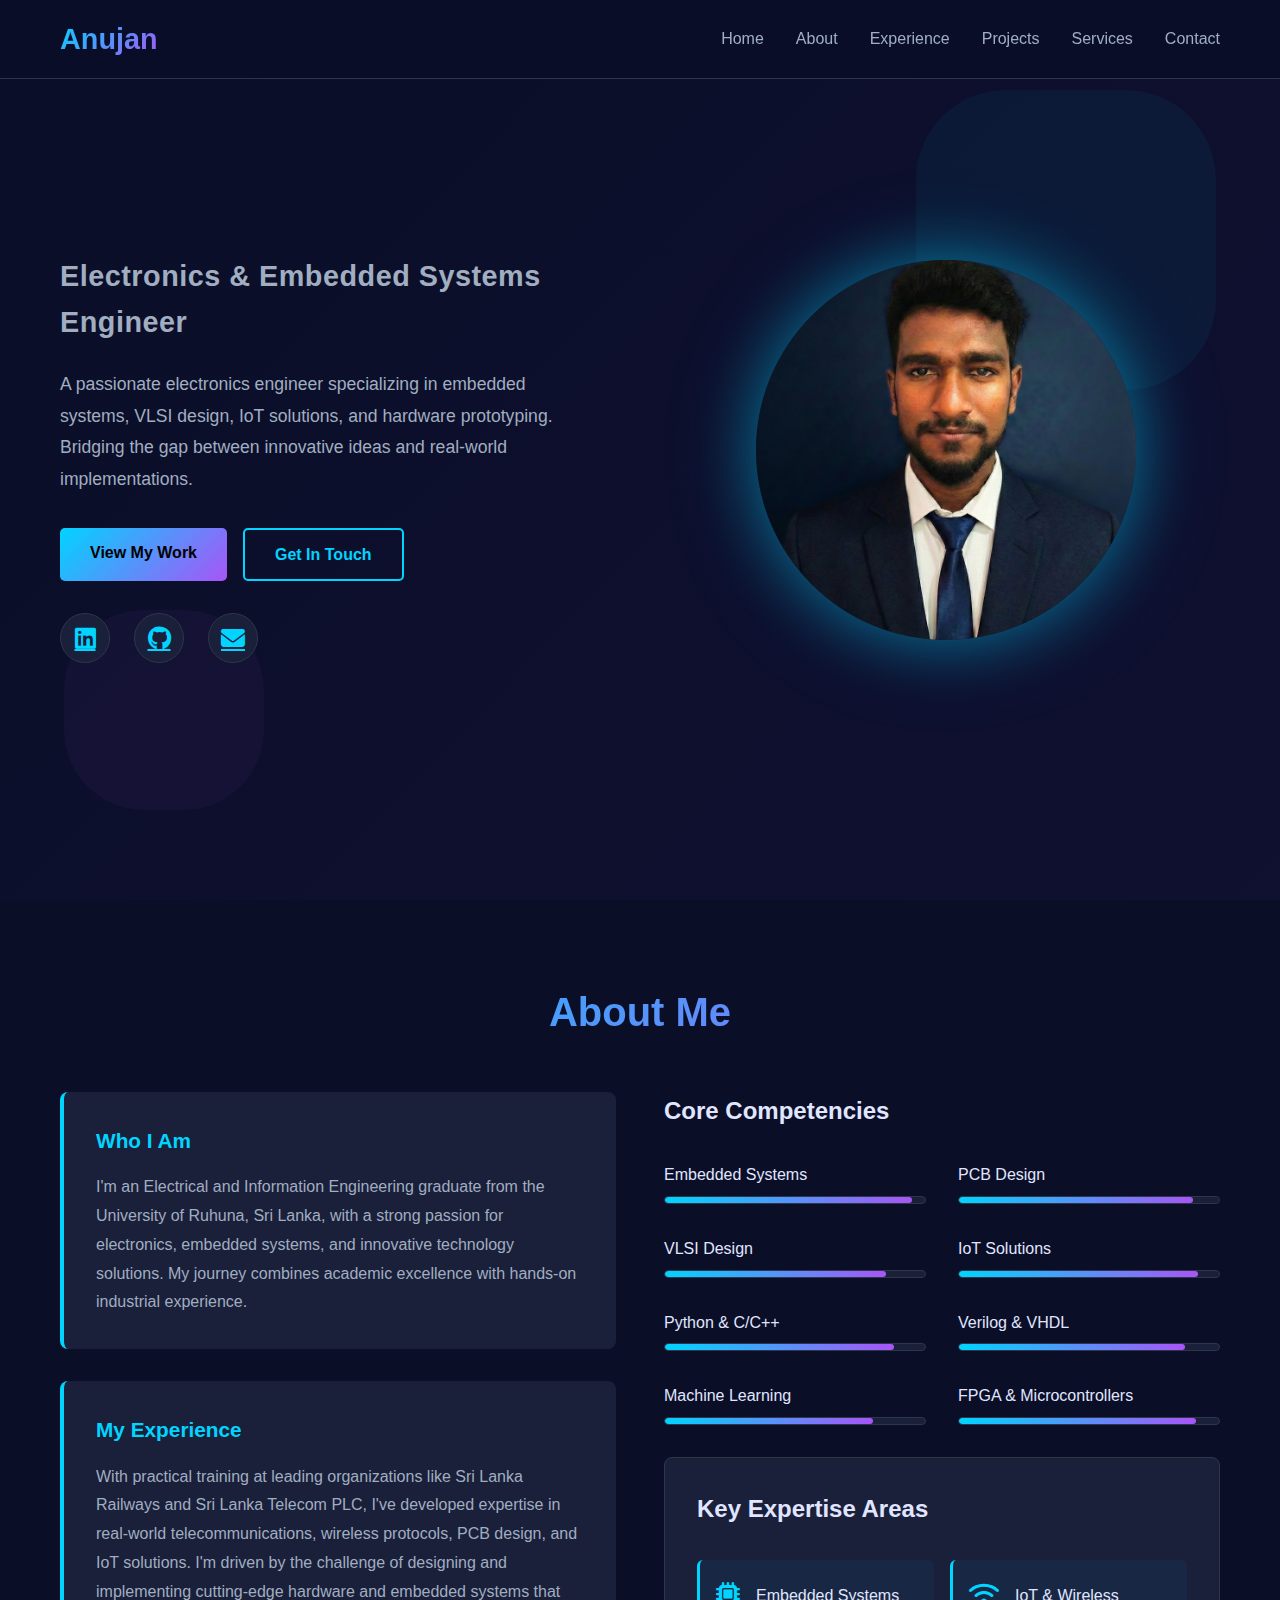
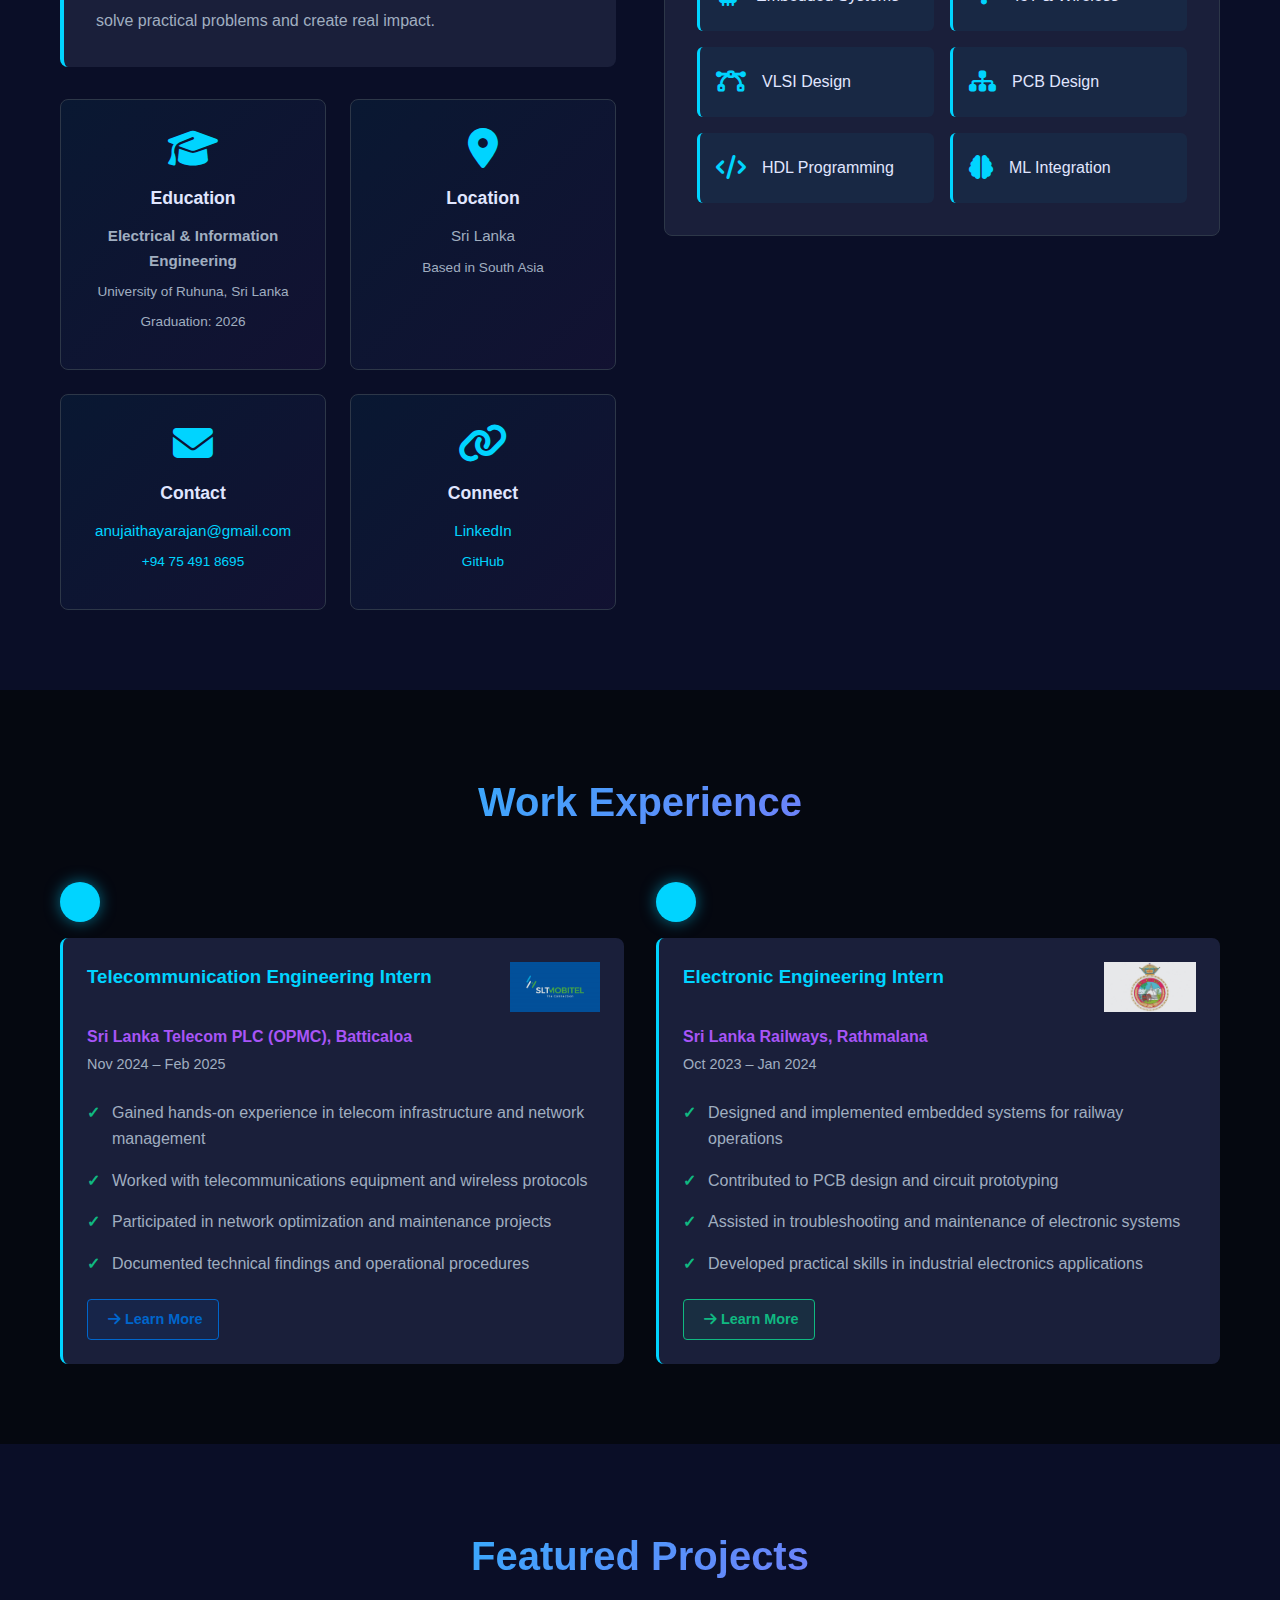
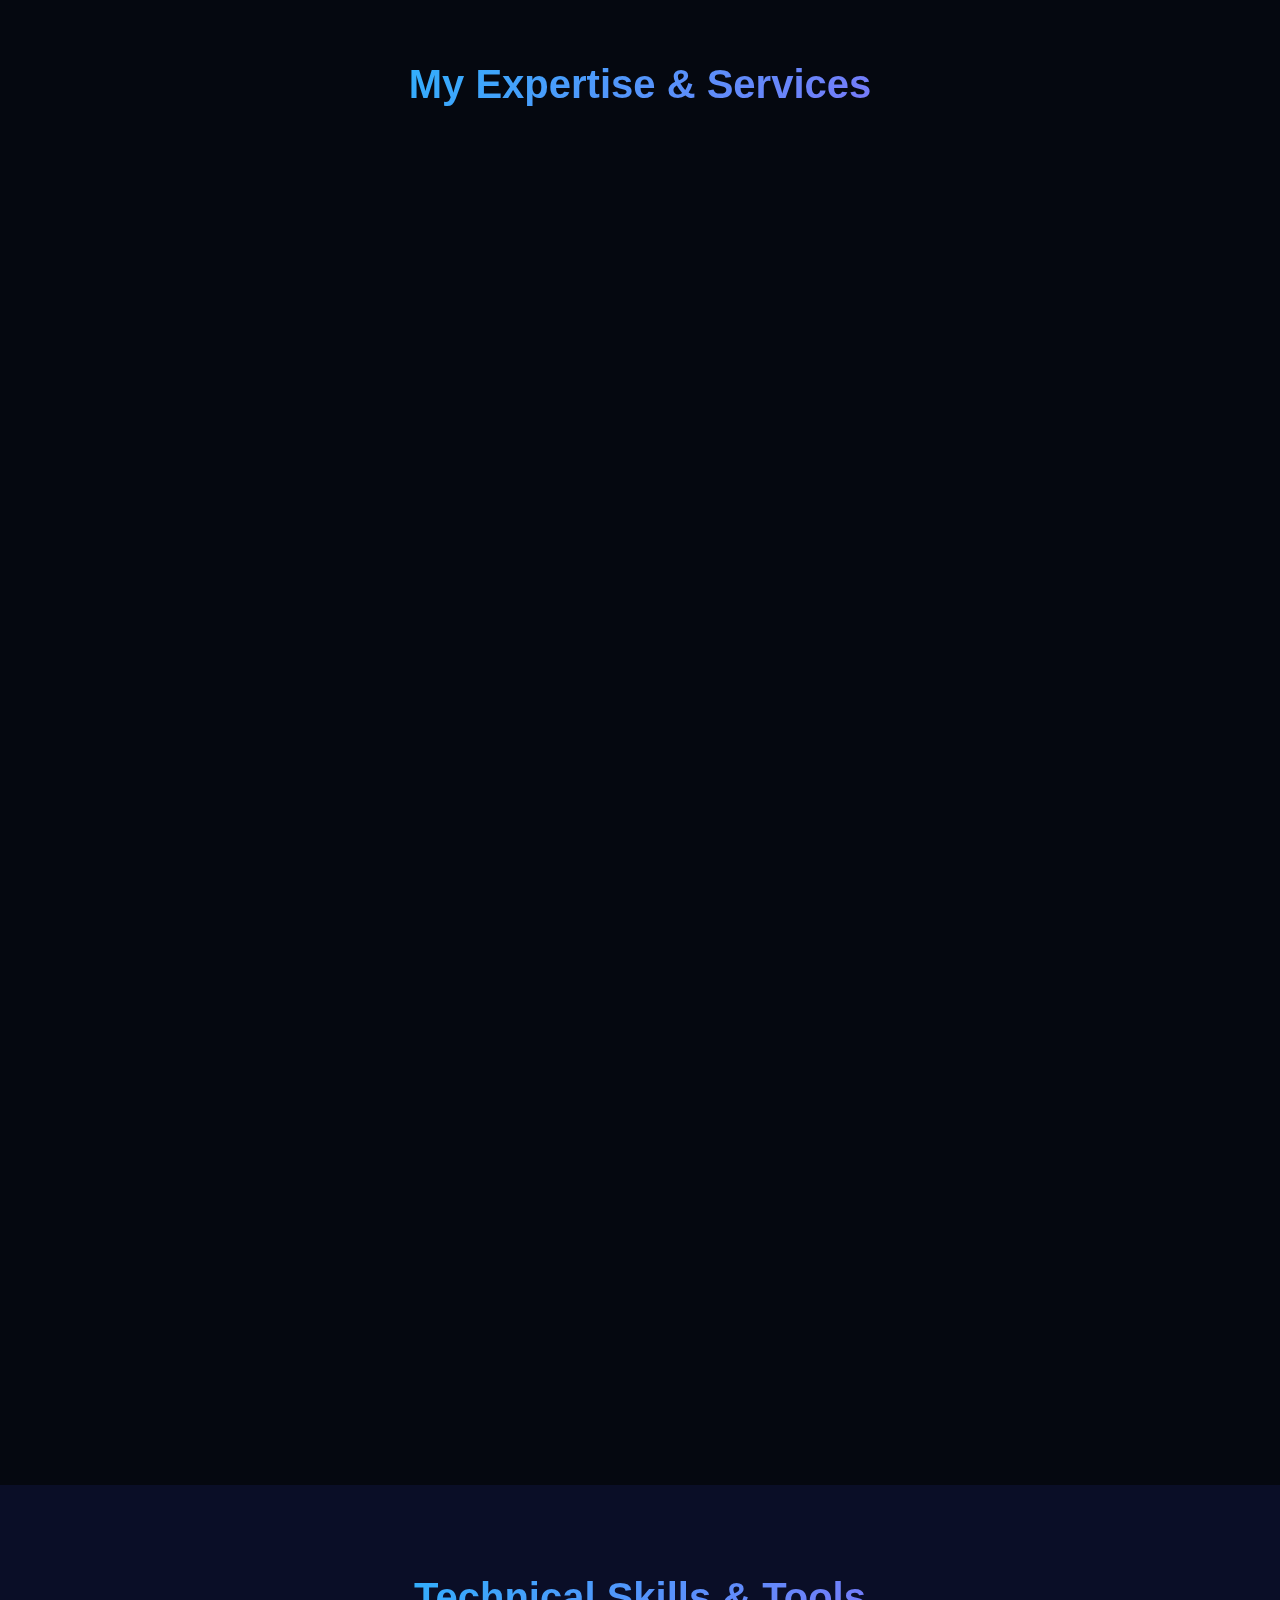
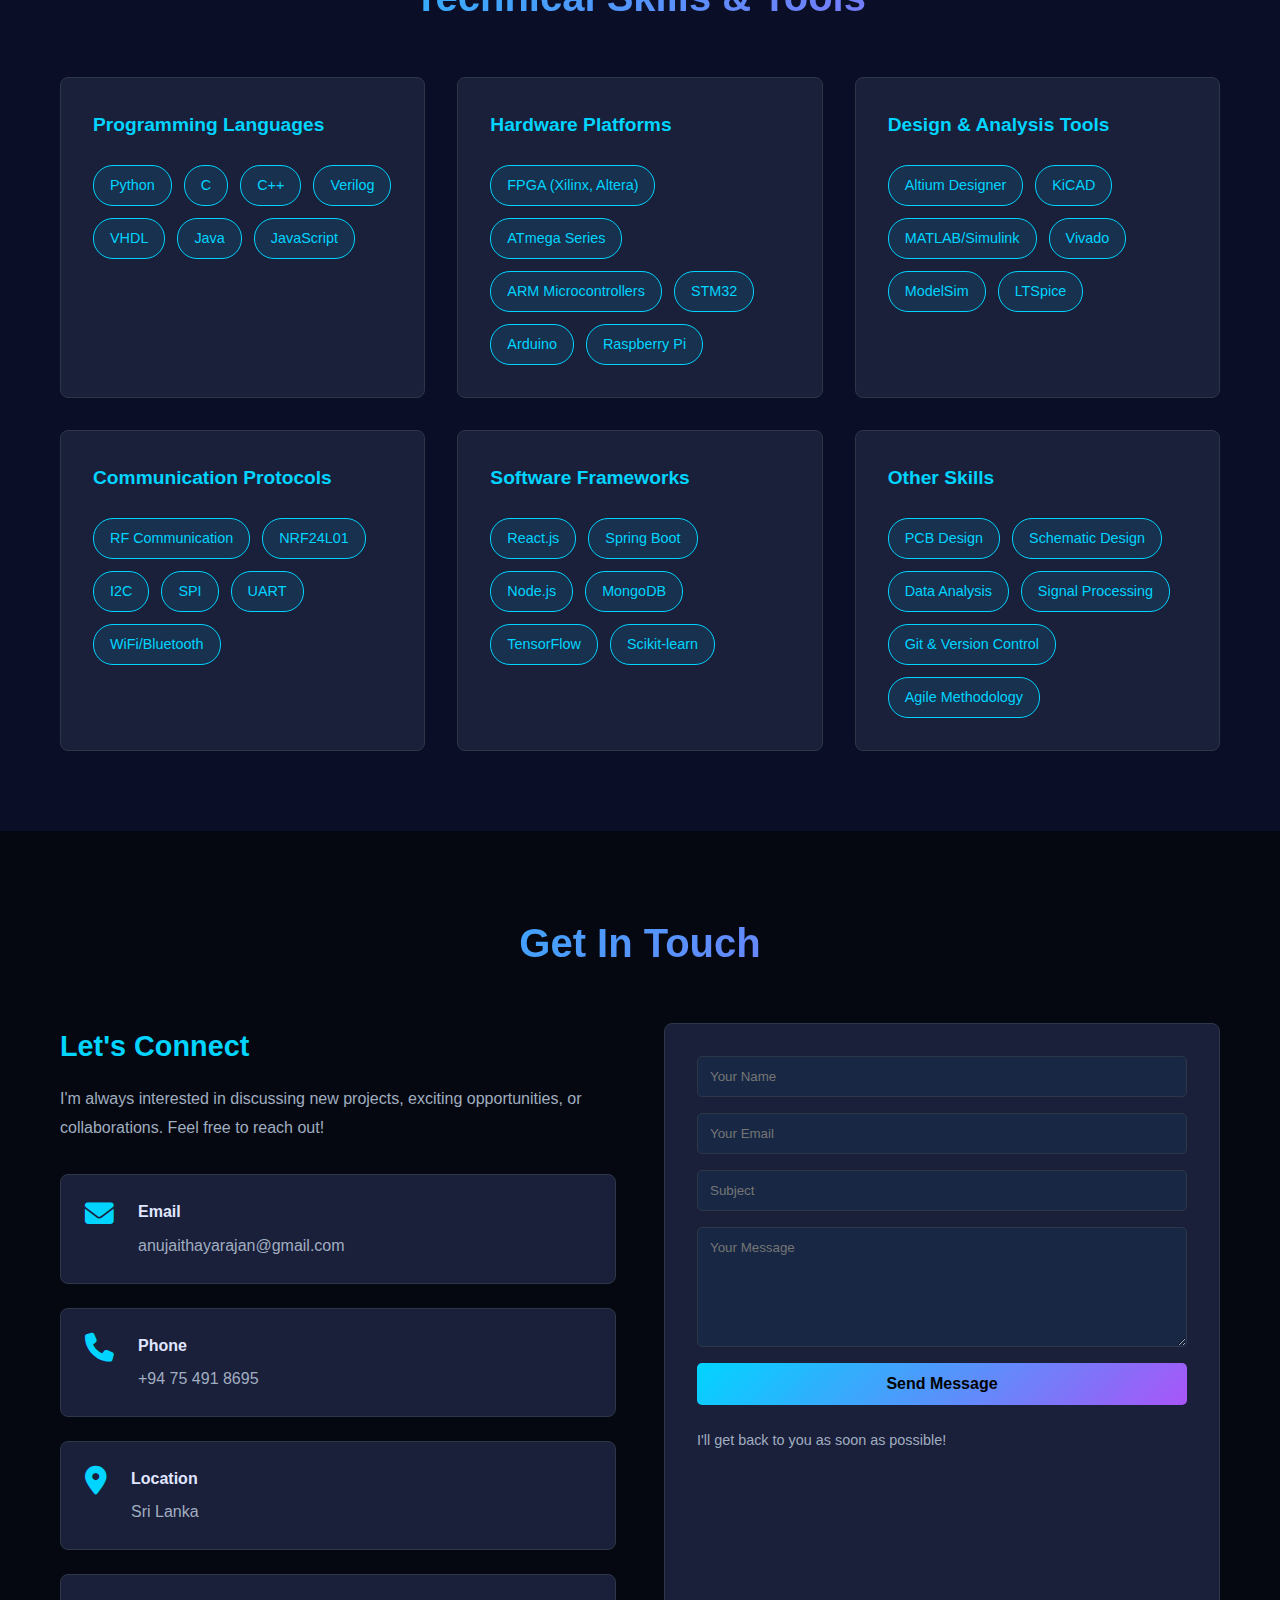
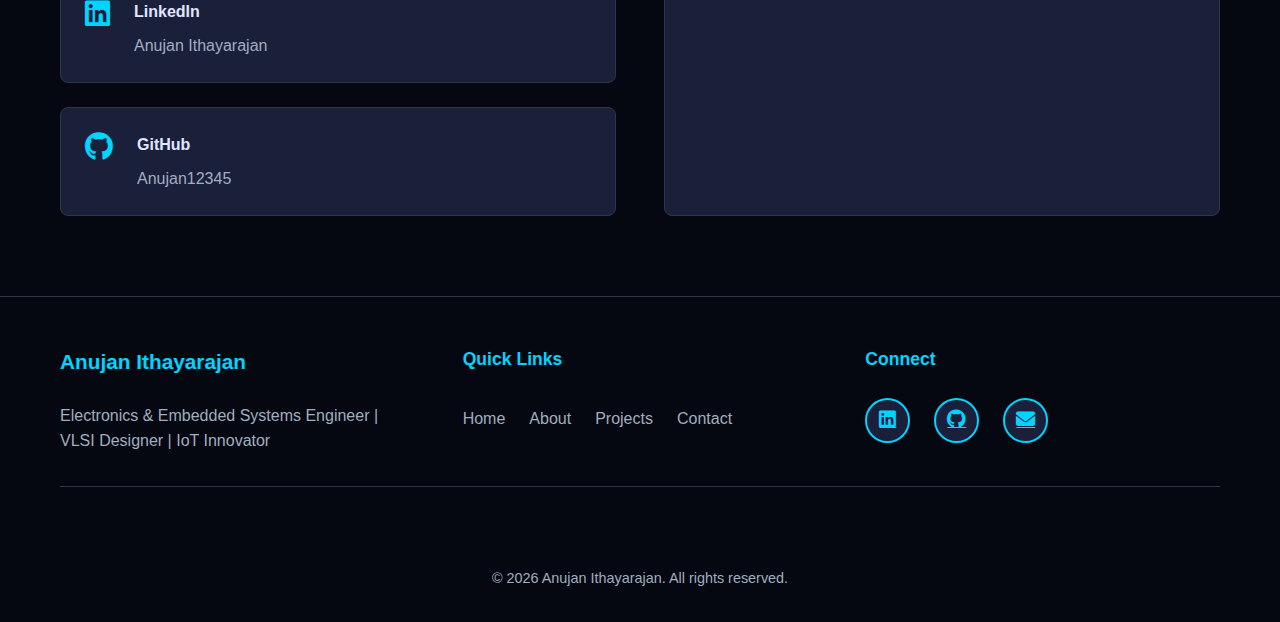
<file: Portfolio/index.html>
<!DOCTYPE html>
<html lang="en">
<head>
    <meta charset="UTF-8">
    <meta name="viewport" content="width=device-width, initial-scale=1.0">
    <title>Anujan Ithayarajan - Electronics & Embedded Systems Engineer</title>
    <link rel="stylesheet" href="styles.css">
    <link rel="stylesheet" href="https://cdnjs.cloudflare.com/ajax/libs/font-awesome/6.4.0/css/all.min.css">
</head>
<body>
    <!-- Navigation -->
    <nav class="navbar">
        <div class="container">
            <div class="nav-brand">Anujan</div>
            <ul class="nav-menu">
                <li><a href="#home" class="nav-link">Home</a></li>
                <li><a href="#about" class="nav-link">About</a></li>
                <li><a href="#experience" class="nav-link">Experience</a></li>
                <li><a href="#projects" class="nav-link">Projects</a></li>
                <li><a href="#services" class="nav-link">Services</a></li>
                <li><a href="#contact" class="nav-link">Contact</a></li>
            </ul>
            <div class="hamburger">
                <span></span>
                <span></span>
                <span></span>
            </div>
        </div>
    </nav>

    <!-- Hero Section -->
    <section id="home" class="hero">
        <div class="container hero-content">
            <div class="hero-text">
                <h1 class="hero-title">
                    <span class="hi-text">Hi, I'm Anujan Ithayarajan</span>
                </h1>
                <h2 class="hero-subtitle">Electronics & Embedded Systems Engineer</h2>
                <p class="hero-description">
                    A passionate electronics engineer specializing in embedded systems, VLSI design, IoT solutions, and hardware prototyping. 
                    Bridging the gap between innovative ideas and real-world implementations.
                </p>
                <div class="hero-buttons">
                    <a href="#projects" class="btn btn-primary">View My Work</a>
                    <a href="#contact" class="btn btn-secondary">Get In Touch</a>
                </div>
                <div class="hero-socials">
                    <a href="https://www.linkedin.com/in/anujan-ithayarajan-bb7112210/" target="_blank" class="social-link">
                        <i class="fab fa-linkedin"></i>
                    </a>
                    <a href="https://github.com/Anujan12345" target="_blank" class="social-link">
                        <i class="fab fa-github"></i>
                    </a>
                    <a href="mailto:anujaithayarajan@gmail.com" class="social-link">
                        <i class="fas fa-envelope"></i>
                    </a>
                </div>
            </div>
            <div class="hero-image">
                <div class="profile-circle">
                    <img src="images/anu.jpg" alt="Anujan Ithayarajan">
                </div>
            </div>
        </div>
        <div class="floating-shapes">
            <div class="shape shape-1"></div>
            <div class="shape shape-2"></div>
        </div>
    </section>

    <!-- About Section -->
    <section id="about" class="about">
        <div class="container">
            <h2 class="section-title">About Me</h2>
            <div class="about-content">
                <div class="about-text">
                    <div class="about-intro">
                        <h3>Who I Am</h3>
                        <p>
                            I'm an Electrical and Information Engineering graduate from the University of Ruhuna, Sri Lanka, 
                            with a strong passion for electronics, embedded systems, and innovative technology solutions. 
                            My journey combines academic excellence with hands-on industrial experience.
                        </p>
                    </div>

                    <div class="about-highlight">
                        <h3>My Experience</h3>
                        <p>
                            With practical training at leading organizations like Sri Lanka Railways and Sri Lanka Telecom PLC, 
                            I've developed expertise in real-world telecommunications, wireless protocols, PCB design, and IoT solutions. 
                            I'm driven by the challenge of designing and implementing cutting-edge hardware and embedded systems 
                            that solve practical problems and create real impact.
                        </p>
                    </div>

                    <div class="about-info-grid">
                        <div class="info-card">
                            <div class="info-icon">
                                <i class="fas fa-graduation-cap"></i>
                            </div>
                            <h4>Education</h4>
                            <p><strong>Electrical & Information Engineering</strong></p>
                            <p class="info-detail">University of Ruhuna, Sri Lanka</p>
                            <p class="info-detail">Graduation: 2026</p>
                        </div>

                        <div class="info-card">
                            <div class="info-icon">
                                <i class="fas fa-map-marker-alt"></i>
                            </div>
                            <h4>Location</h4>
                            <p>Sri Lanka</p>
                            <p class="info-detail">Based in South Asia</p>
                        </div>

                        <div class="info-card">
                            <div class="info-icon">
                                <i class="fas fa-envelope"></i>
                            </div>
                            <h4>Contact</h4>
                            <p><a href="mailto:anujaithayarajan@gmail.com">anujaithayarajan@gmail.com</a></p>
                            <p class="info-detail"><a href="tel:+94754918695">+94 75 491 8695</a></p>
                        </div>

                        <div class="info-card">
                            <div class="info-icon">
                                <i class="fas fa-link"></i>
                            </div>
                            <h4>Connect</h4>
                            <p><a href="https://www.linkedin.com/in/anujan-ithayarajan-bb7112210/" target="_blank">LinkedIn</a></p>
                            <p class="info-detail"><a href="https://github.com/Anujan12345" target="_blank">GitHub</a></p>
                        </div>
                    </div>
                </div>

                <div class="skills-section">
                    <h3>Core Competencies</h3>
                    <div class="skills-grid">
                        <div class="skill-item">
                            <span>Embedded Systems</span>
                            <div class="skill-bar">
                                <div class="skill-progress" style="width: 95%"></div>
                            </div>
                        </div>
                        <div class="skill-item">
                            <span>PCB Design</span>
                            <div class="skill-bar">
                                <div class="skill-progress" style="width: 90%"></div>
                            </div>
                        </div>
                        <div class="skill-item">
                            <span>VLSI Design</span>
                            <div class="skill-bar">
                                <div class="skill-progress" style="width: 85%"></div>
                            </div>
                        </div>
                        <div class="skill-item">
                            <span>IoT Solutions</span>
                            <div class="skill-bar">
                                <div class="skill-progress" style="width: 92%"></div>
                            </div>
                        </div>
                        <div class="skill-item">
                            <span>Python & C/C++</span>
                            <div class="skill-bar">
                                <div class="skill-progress" style="width: 88%"></div>
                            </div>
                        </div>
                        <div class="skill-item">
                            <span>Verilog & VHDL</span>
                            <div class="skill-bar">
                                <div class="skill-progress" style="width: 87%"></div>
                            </div>
                        </div>
                        <div class="skill-item">
                            <span>Machine Learning</span>
                            <div class="skill-bar">
                                <div class="skill-progress" style="width: 80%"></div>
                            </div>
                        </div>
                        <div class="skill-item">
                            <span>FPGA & Microcontrollers</span>
                            <div class="skill-bar">
                                <div class="skill-progress" style="width: 91%"></div>
                            </div>
                        </div>
                    </div>

                    <div class="expertise-highlights">
                        <h3>Key Expertise Areas</h3>
                        <div class="expertise-list">
                            <div class="expertise-item">
                                <span class="expertise-icon"><i class="fas fa-microchip"></i></span>
                                <span>Embedded Systems</span>
                            </div>
                            <div class="expertise-item">
                                <span class="expertise-icon"><i class="fas fa-wifi"></i></span>
                                <span>IoT & Wireless</span>
                            </div>
                            <div class="expertise-item">
                                <span class="expertise-icon"><i class="fas fa-bezier-curve"></i></span>
                                <span>VLSI Design</span>
                            </div>
                            <div class="expertise-item">
                                <span class="expertise-icon"><i class="fas fa-sitemap"></i></span>
                                <span>PCB Design</span>
                            </div>
                            <div class="expertise-item">
                                <span class="expertise-icon"><i class="fas fa-code"></i></span>
                                <span>HDL Programming</span>
                            </div>
                            <div class="expertise-item">
                                <span class="expertise-icon"><i class="fas fa-brain"></i></span>
                                <span>ML Integration</span>
                            </div>
                        </div>
                    </div>
                </div>
            </div>
        </div>
    </section>

    <!-- Experience Section -->
    <section id="experience" class="experience">
        <div class="container">
            <h2 class="section-title">Work Experience</h2>
            <div class="experience-timeline">
                <div class="timeline-item">
                    <div class="timeline-marker"></div>
                    <div class="timeline-content">
                        <div class="experience-header">
                            <h3>Telecommunication Engineering Intern</h3>
                            <img src="images/SLT.jpg" alt="SLT Logo" class="experience-logo">
                        </div>
                        <p class="company">Sri Lanka Telecom PLC (OPMC), Batticaloa</p>
                        <p class="duration">Nov 2024 – Feb 2025</p>
                        <ul class="responsibilities">
                            <li>Gained hands-on experience in telecom infrastructure and network management</li>
                            <li>Worked with telecommunications equipment and wireless protocols</li>
                            <li>Participated in network optimization and maintenance projects</li>
                            <li>Documented technical findings and operational procedures</li>
                        </ul>
                        <a href="experience-slt-mobitel.html" class="btn btn-sm" style="margin-top: 15px; background: rgba(0, 102, 204, 0.1); color: #0066cc; border: 1px solid #0066cc; padding: 8px 15px; display: inline-block; border-radius: 4px; text-decoration: none; transition: 0.3s; font-size: 0.9rem;">
                            <i class="fas fa-arrow-right" style="margin-left: 5px;"></i> Learn More
                        </a>
                    </div>
                </div>
                <div class="timeline-item">
                    <div class="timeline-marker"></div>
                    <div class="timeline-content">
                        <div class="experience-header">
                            <h3>Electronic Engineering Intern</h3>
                            <img src="images/SLR.jpg" alt="SLR Logo" class="experience-logo">
                        </div>
                        <p class="company">Sri Lanka Railways, Rathmalana</p>
                        <p class="duration">Oct 2023 – Jan 2024</p>
                        <ul class="responsibilities">
                            <li>Designed and implemented embedded systems for railway operations</li>
                            <li>Contributed to PCB design and circuit prototyping</li>
                            <li>Assisted in troubleshooting and maintenance of electronic systems</li>
                            <li>Developed practical skills in industrial electronics applications</li>
                        </ul>
                        <a href="experience-sri-lanka-railways.html" class="btn btn-sm" style="margin-top: 15px; background: rgba(16, 185, 129, 0.1); color: #10b981; border: 1px solid #10b981; padding: 8px 15px; display: inline-block; border-radius: 4px; text-decoration: none; transition: 0.3s; font-size: 0.9rem;">
                            <i class="fas fa-arrow-right" style="margin-left: 5px;"></i> Learn More
                        </a>
                    </div>
                </div>
            </div>
        </div>
    </section>

    <!-- Projects Section -->
    <section id="projects" class="projects">
        <div class="container">
            <h2 class="section-title">Featured Projects</h2>
            <div class="projects-grid">
                <!-- Project 1 -->
                <div class="project-card">
                    <div class="project-image">
                        <img src="images/U_bend.jpg" alt="U-Bend Safety System" class="project-img">
                    </div>
                    <div class="project-content">
                        <h3>Blind U Bend Safety System</h3>
                        <p class="project-description">
                            Real-time vehicle detection and alerting system for blind U bends with automated traffic light control.
                        </p>
                        <div class="project-tech">
                            <span class="tech-tag">ATmega328P</span>
                            <span class="tech-tag">NRF24L01</span>
                            <span class="tech-tag">Ultrasonic Sensors</span>
                            <span class="tech-tag">Embedded C</span>
                        </div>
                        <p class="project-features">
                            <strong>Key Features:</strong> Real-time detection, Wireless communication, Alert system, Traffic control
                        </p>
                        <a href="project-ubend.html" class="btn-learn-more">Learn More</a>
                    </div>
                </div>

                <!-- Project 2 -->
                <div class="project-card">
                    <div class="project-image">
                        <img src="images/Cloud.jpg" alt="Industry Protection System" class="project-img">
                    </div>
                    <div class="project-content">
                        <h3>Industry Protection System</h3>
                        <p class="project-description">
                            ESP32-based multi-sensor safety solution with real-time environmental monitoring and cloud-based analysis for industrial hazard detection.
                        </p>
                        <div class="project-tech">
                            <span class="tech-tag">ESP32</span>
                            <span class="tech-tag">IoT</span>
                            <span class="tech-tag">Cloud Computing</span>
                            <span class="tech-tag">Sensors</span>
                        </div>
                        <p class="project-features">
                            <strong>Key Features:</strong> Multi-sensor monitoring, Wi-Fi connectivity, Cloud analysis, Real-time alerts
                        </p>
                        <a href="project-industry-protection.html" class="btn-learn-more">Learn More</a>
                    </div>
                </div>

                <!-- Project 3 -->
                <div class="project-card">
                    <div class="project-image">
                        <img src="images/Database.jpg" alt="Blood Bank Management System" class="project-img">
                    </div>
                    <div class="project-content">
                        <h3>Blood Bank Management System (BBMS)</h3>
                        <p class="project-description">
                            A MySQL-based relational database system designed to manage donors, patients, blood banks,
                            hospitals, and blood inventory with strong data integrity and advanced querying.
                        </p>
                        <div class="project-tech">
                            <span class="tech-tag">MySQL</span>
                            <span class="tech-tag">SQL</span>
                            <span class="tech-tag">DBSM</span>
                            <span class="tech-tag">Relational Design</span>
                        </div>
                        <p class="project-features">
                            <strong>Key Features:</strong> ER modeling, relational schema design, constraints,
                                                           views, complex queries, and data integrity enforcement
                        </p>
                        <a href="project-bbms.html" class="btn-learn-more">Learn More</a>
                    </div>
                </div>

                <!-- Project 4 -->
                <div class="project-card">
                    <div class="project-image">
                        <img src="images/processor.jpg" alt="32-Bit RISC Processor Design" class="project-img">
                    </div>
                    <div class="project-content">
                        <h3>32-Bit RISC Processor Design</h3>
                        <p class="project-description">
                            Optimized processor design with integrated memory controller using hardware description languages.
                        </p>
                        <div class="project-tech">
                            <span class="tech-tag">Verilog</span>
                            <span class="tech-tag">FPGA</span>
                            <span class="tech-tag">HDL</span>
                            <span class="tech-tag">VLSI</span>
                        </div>
                        <p class="project-features">
                            <strong>Key Features:</strong> RISC architecture, Memory controller, Optimized design, FPGA implementation
                        </p>
                        <a href="project-risc.html" class="btn-learn-more">Learn More</a>
                    </div>
                </div>

                <!-- Project 5 -->
                <div class="project-card">
                    <div class="project-image">
                        <img src="images/handyman.jpg" alt="Handyman Booking System" class="project-img">
                    </div>
                    <div class="project-content">
                        <h3>Handyman Booking System</h3>
                        <p class="project-description">
                            Full-stack application for service booking with responsive UI and real-time functionality.
                        </p>
                        <div class="project-tech">
                            <span class="tech-tag">React.js</span>
                            <span class="tech-tag">Java</span>
                            <span class="tech-tag">Spring Boot</span>
                            <span class="tech-tag">MongoDB</span>
                        </div>
                        <p class="project-features">
                            <strong>Key Features:</strong> Service booking, Real-time updates, Responsive design, User management
                        </p>
                        <a href="project-handyman.html" class="btn-learn-more">Learn More</a>
                    </div>
                </div>

                <!-- Project 6 -->
                <div class="project-card">
                    <div class="project-image">
                        <img src="images/metal.jpg" alt="Low-Power Metal Detector with ML Classification" class="project-img">
                    </div>
                    <div class="project-content">
                        <h3>Low-Power Metal Detector with ML Classification (FYP)</h3>
                        <p class="project-description">
                            LC Resonant Circuit-based metal detector with machine learning classification for metal type identification.
                        </p>
                        <div class="project-tech">
                            <span class="tech-tag">LC Circuit</span>
                            <span class="tech-tag">Machine Learning</span>
                            <span class="tech-tag">Python</span>
                            <span class="tech-tag">Signal Processing</span>
                        </div>
                        <p class="project-features">
                            <strong>Key Features:</strong> ML classification, RF/KNN/CNN algorithms, Frequency analysis, Low power design
                        </p>
                        <a href="project-metal-detector.html" class="btn-learn-more">Learn More</a>
                    </div>
                </div>
            </div>
        </div>
    </section>

    <!-- Services Section -->
    <section id="services" class="services">
        <div class="container">
            <h2 class="section-title">My Expertise & Services</h2>
            <div class="services-grid">
                <div class="service-card">
                    <div class="service-icon">
                        <i class="fas fa-microchip"></i>
                    </div>
                    <h3>Embedded System Design</h3>
                    <p>
                        Design and implementation of embedded systems using microcontrollers and FPGA platforms. 
                        From concept to deployment with focus on performance and reliability.
                    </p>
                    <ul class="service-features">
                        <li>Microcontroller programming</li>
                        <li>Real-time systems</li>
                        <li>System integration</li>
                        <li>Firmware development</li>
                    </ul>
                </div>

                <div class="service-card">
                    <div class="service-icon">
                        <i class="fas fa-globe"></i>
                    </div>
                    <h3>IoT Solutions</h3>
                    <p>
                        Complete IoT implementation from hardware to cloud integration. Building smart, connected devices 
                        with real-time data monitoring and analytics capabilities.
                    </p>
                    <ul class="service-features">
                        <li>IoT architecture design</li>
                        <li>Cloud integration</li>
                        <li>Data acquisition</li>
                        <li>Remote monitoring</li>
                    </ul>
                </div>

                <div class="service-card">
                    <div class="service-icon">
                        <i class="fas fa-bezier-curve"></i>
                    </div>
                    <h3>VLSI Design</h3>
                    <p>
                        Hardware description language programming and VLSI design using Verilog and VHDL. 
                        Creating optimized, efficient digital circuits and processors.
                    </p>
                    <ul class="service-features">
                        <li>RTL design</li>
                        <li>FPGA implementation</li>
                        <li>Circuit optimization</li>
                        <li>Timing analysis</li>
                    </ul>
                </div>

                <div class="service-card">
                    <div class="service-icon">
                        <i class="fas fa-sitemap"></i>
                    </div>
                    <h3>Hardware Prototyping & PCB Design</h3>
                    <p>
                        Complete hardware prototyping from schematic design to PCB layout and manufacturing. 
                        Industry-ready prototypes with attention to signal integrity and manufacturability.
                    </p>
                    <ul class="service-features">
                        <li>Schematic design</li>
                        <li>PCB layout</li>
                        <li>Component selection</li>
                        <li>Manufacturing support</li>
                    </ul>
                </div>

                <div class="service-card">
                    <div class="service-icon">
                        <i class="fas fa-wifi"></i>
                    </div>
                    <h3>Wireless Protocols & Networking</h3>
                    <p>
                        Implementation of wireless communication protocols and networking solutions. 
                        From RF design to protocol stack integration.
                    </p>
                    <ul class="service-features">
                        <li>RF design</li>
                        <li>Protocol implementation</li>
                        <li>Network configuration</li>
                        <li>Testing & validation</li>
                    </ul>
                </div>

                <div class="service-card">
                    <div class="service-icon">
                        <i class="fas fa-brain"></i>
                    </div>
                    <h3>Machine Learning Integration</h3>
                    <p>
                        Integration of machine learning algorithms with embedded systems. 
                        Data analysis, feature extraction, and model deployment on edge devices.
                    </p>
                    <ul class="service-features">
                        <li>Model development</li>
                        <li>Feature extraction</li>
                        <li>Edge deployment</li>
                        <li>Performance optimization</li>
                    </ul>
                </div>
            </div>
        </div>
    </section>

    <!-- Skills & Tools Section -->
    <section class="technical-skills">
        <div class="container">
            <h2 class="section-title">Technical Skills & Tools</h2>
            <div class="skills-categories">
                <div class="skill-category">
                    <h3>Programming Languages</h3>
                    <div class="skill-list">
                        <span>Python</span>
                        <span>C</span>
                        <span>C++</span>
                        <span>Verilog</span>
                        <span>VHDL</span>
                        <span>Java</span>
                        <span>JavaScript</span>
                    </div>
                </div>
                <div class="skill-category">
                    <h3>Hardware Platforms</h3>
                    <div class="skill-list">
                        <span>FPGA (Xilinx, Altera)</span>
                        <span>ATmega Series</span>
                        <span>ARM Microcontrollers</span>
                        <span>STM32</span>
                        <span>Arduino</span>
                        <span>Raspberry Pi</span>
                    </div>
                </div>
                <div class="skill-category">
                    <h3>Design & Analysis Tools</h3>
                    <div class="skill-list">
                        <span>Altium Designer</span>
                        <span>KiCAD</span>
                        <span>MATLAB/Simulink</span>
                        <span>Vivado</span>
                        <span>ModelSim</span>
                        <span>LTSpice</span>
                    </div>
                </div>
                <div class="skill-category">
                    <h3>Communication Protocols</h3>
                    <div class="skill-list">
                        <span>RF Communication</span>
                        <span>NRF24L01</span>
                        <span>I2C</span>
                        <span>SPI</span>
                        <span>UART</span>
                        <span>WiFi/Bluetooth</span>
                    </div>
                </div>
                <div class="skill-category">
                    <h3>Software Frameworks</h3>
                    <div class="skill-list">
                        <span>React.js</span>
                        <span>Spring Boot</span>
                        <span>Node.js</span>
                        <span>MongoDB</span>
                        <span>TensorFlow</span>
                        <span>Scikit-learn</span>
                    </div>
                </div>
                <div class="skill-category">
                    <h3>Other Skills</h3>
                    <div class="skill-list">
                        <span>PCB Design</span>
                        <span>Schematic Design</span>
                        <span>Data Analysis</span>
                        <span>Signal Processing</span>
                        <span>Git & Version Control</span>
                        <span>Agile Methodology</span>
                    </div>
                </div>
            </div>
        </div>
    </section>

    <!-- Contact Section -->
    <section id="contact" class="contact">
        <div class="container">
            <h2 class="section-title">Get In Touch</h2>
            <div class="contact-content">
                <div class="contact-info">
                    <h3>Let's Connect</h3>
                    <p>
                        I'm always interested in discussing new projects, exciting opportunities, or collaborations. 
                        Feel free to reach out!
                    </p>
                    <div class="contact-items">
                        <div class="contact-item">
                            <i class="fas fa-envelope"></i>
                            <div>
                                <h4>Email</h4>
                                <a href="mailto:anujaithayarajan@gmail.com">anujaithayarajan@gmail.com</a>
                            </div>
                        </div>
                        <div class="contact-item">
                            <i class="fas fa-phone"></i>
                            <div>
                                <h4>Phone</h4>
                                <a href="tel:+94754918695">+94 75 491 8695</a>
                            </div>
                        </div>
                        <div class="contact-item">
                            <i class="fas fa-map-marker-alt"></i>
                            <div>
                                <h4>Location</h4>
                                <p>Sri Lanka</p>
                            </div>
                        </div>
                        <div class="contact-item">
                            <i class="fab fa-linkedin"></i>
                            <div>
                                <h4>LinkedIn</h4>
                                <a href="https://www.linkedin.com/in/anujan-ithayarajan-bb7112210/" target="_blank">
                                    Anujan Ithayarajan
                                </a>
                            </div>
                        </div>
                        <div class="contact-item">
                            <i class="fab fa-github"></i>
                            <div>
                                <h4>GitHub</h4>
                                <a href="https://github.com/Anujan12345" target="_blank">Anujan12345</a>
                            </div>
                        </div>
                    </div>
                </div>

                <form class="contact-form" action="https://formspree.io/f/mrekvzrp" method="POST">
                    <div class="form-group">
                        <input type="text" name="name" placeholder="Your Name" required>
                    </div>
                    <div class="form-group">
                        <input type="email" name="email" placeholder="Your Email" required>
                    </div>
                    <div class="form-group">
                        <input type="text" name="subject" placeholder="Subject" required>
                    </div>
                    <div class="form-group">
                        <textarea name="message" placeholder="Your Message" rows="5" required></textarea>
                    </div>
                    <button type="submit" class="btn btn-primary">Send Message</button>
                    <p class="form-note">I'll get back to you as soon as possible!</p>
                </form>
            </div>
        </div>
    </section>

    <!-- Footer -->
    <footer class="footer">
        <div class="container">
            <div class="footer-content">
                <div class="footer-section">
                    <h3>Anujan Ithayarajan</h3>
                    <p>Electronics & Embedded Systems Engineer | VLSI Designer | IoT Innovator</p>
                </div>
                <div class="footer-section">
                    <h4>Quick Links</h4>
                    <div class="quick-links">
                        <a href="#home">Home</a>
                        <a href="#about">About</a>
                        <a href="#projects">Projects</a>
                        <a href="#contact">Contact</a>
                    </div>
                </div>
                <div class="footer-section">
                    <h4>Connect</h4>
                    <div class="footer-socials">
                        <a href="https://www.linkedin.com/in/anujan-ithayarajan-bb7112210/" target="_blank">
                            <i class="fab fa-linkedin"></i>
                        </a>
                        <a href="https://github.com/Anujan12345" target="_blank">
                            <i class="fab fa-github"></i>
                        </a>
                        <a href="mailto:anujaithayarajan@gmail.com">
                            <i class="fas fa-envelope"></i>
                        </a>
                    </div>
                </div>
            </div>
            <div class="footer-bottom">
                <p>&copy; 2026 Anujan Ithayarajan. All rights reserved.</p>
            </div>
        </div>
    </footer>

    <script src="script.js" defer></script>
</body>
</html>
</file>
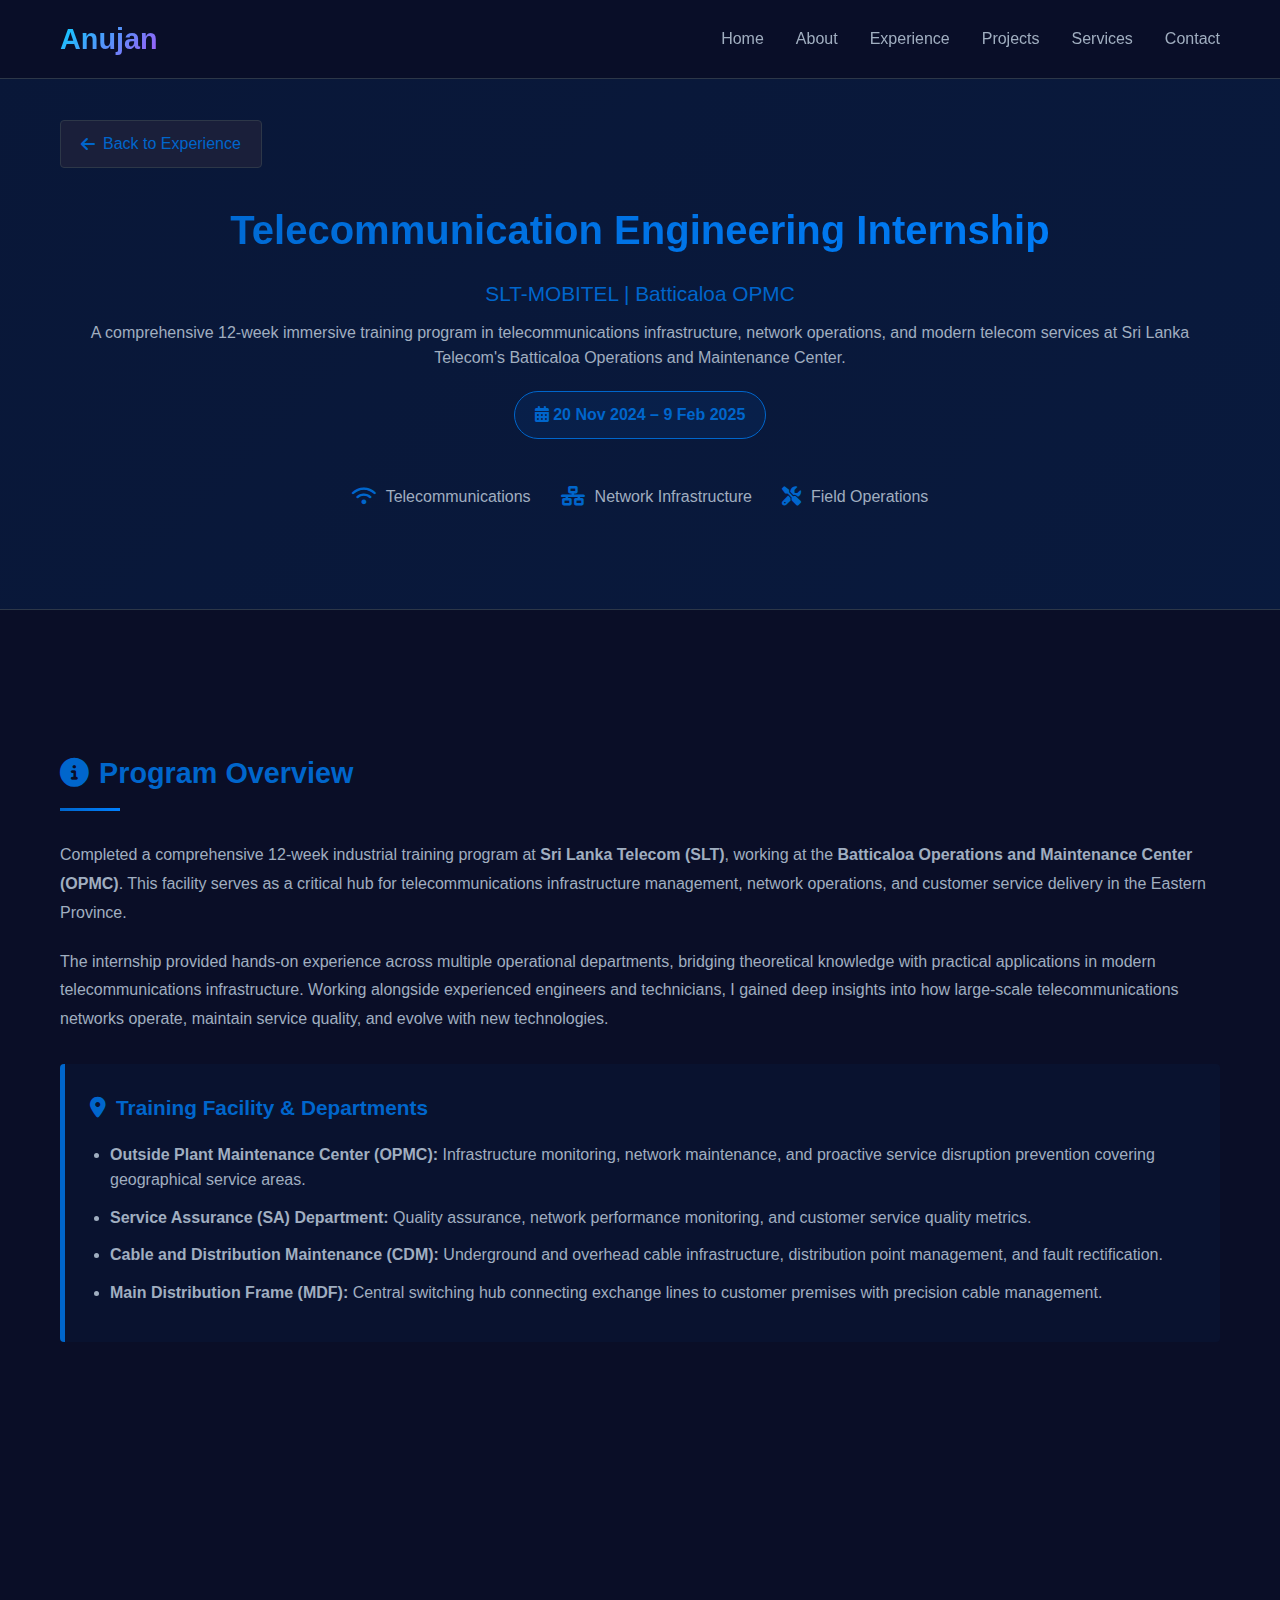
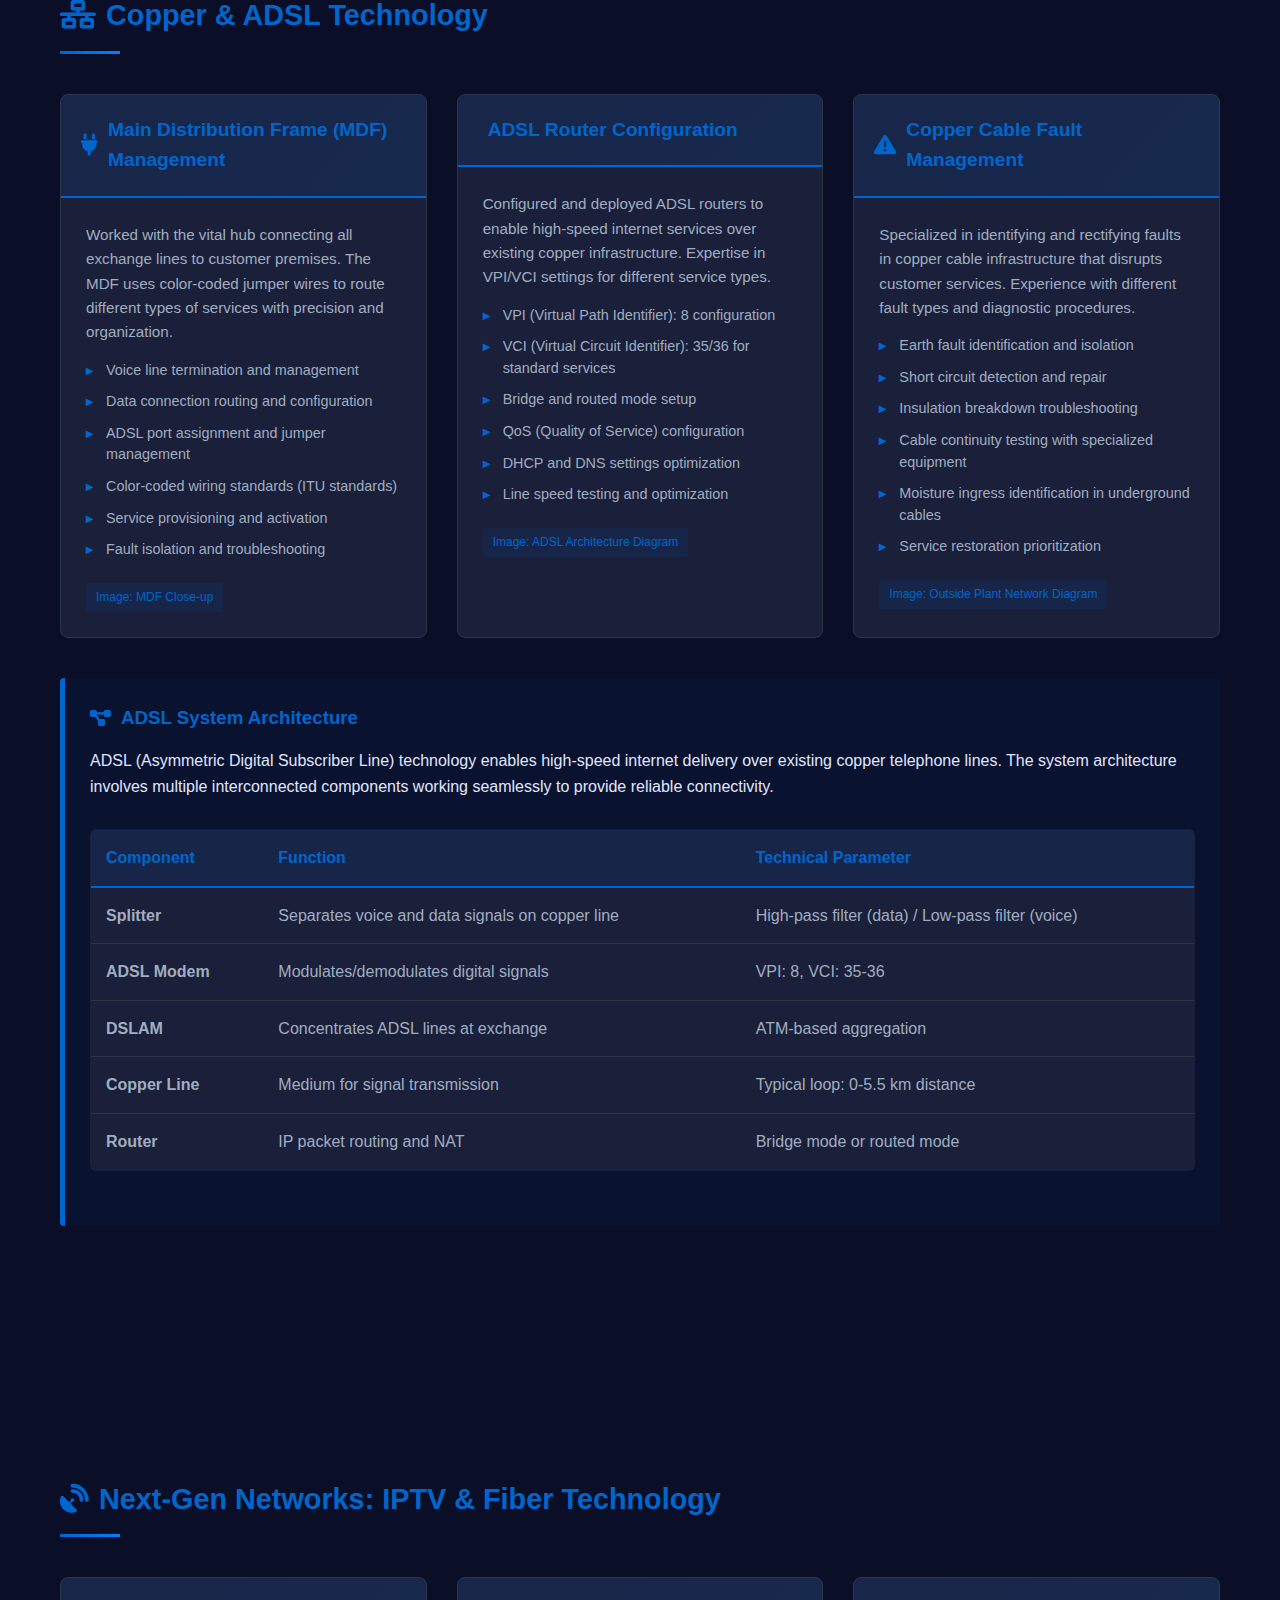
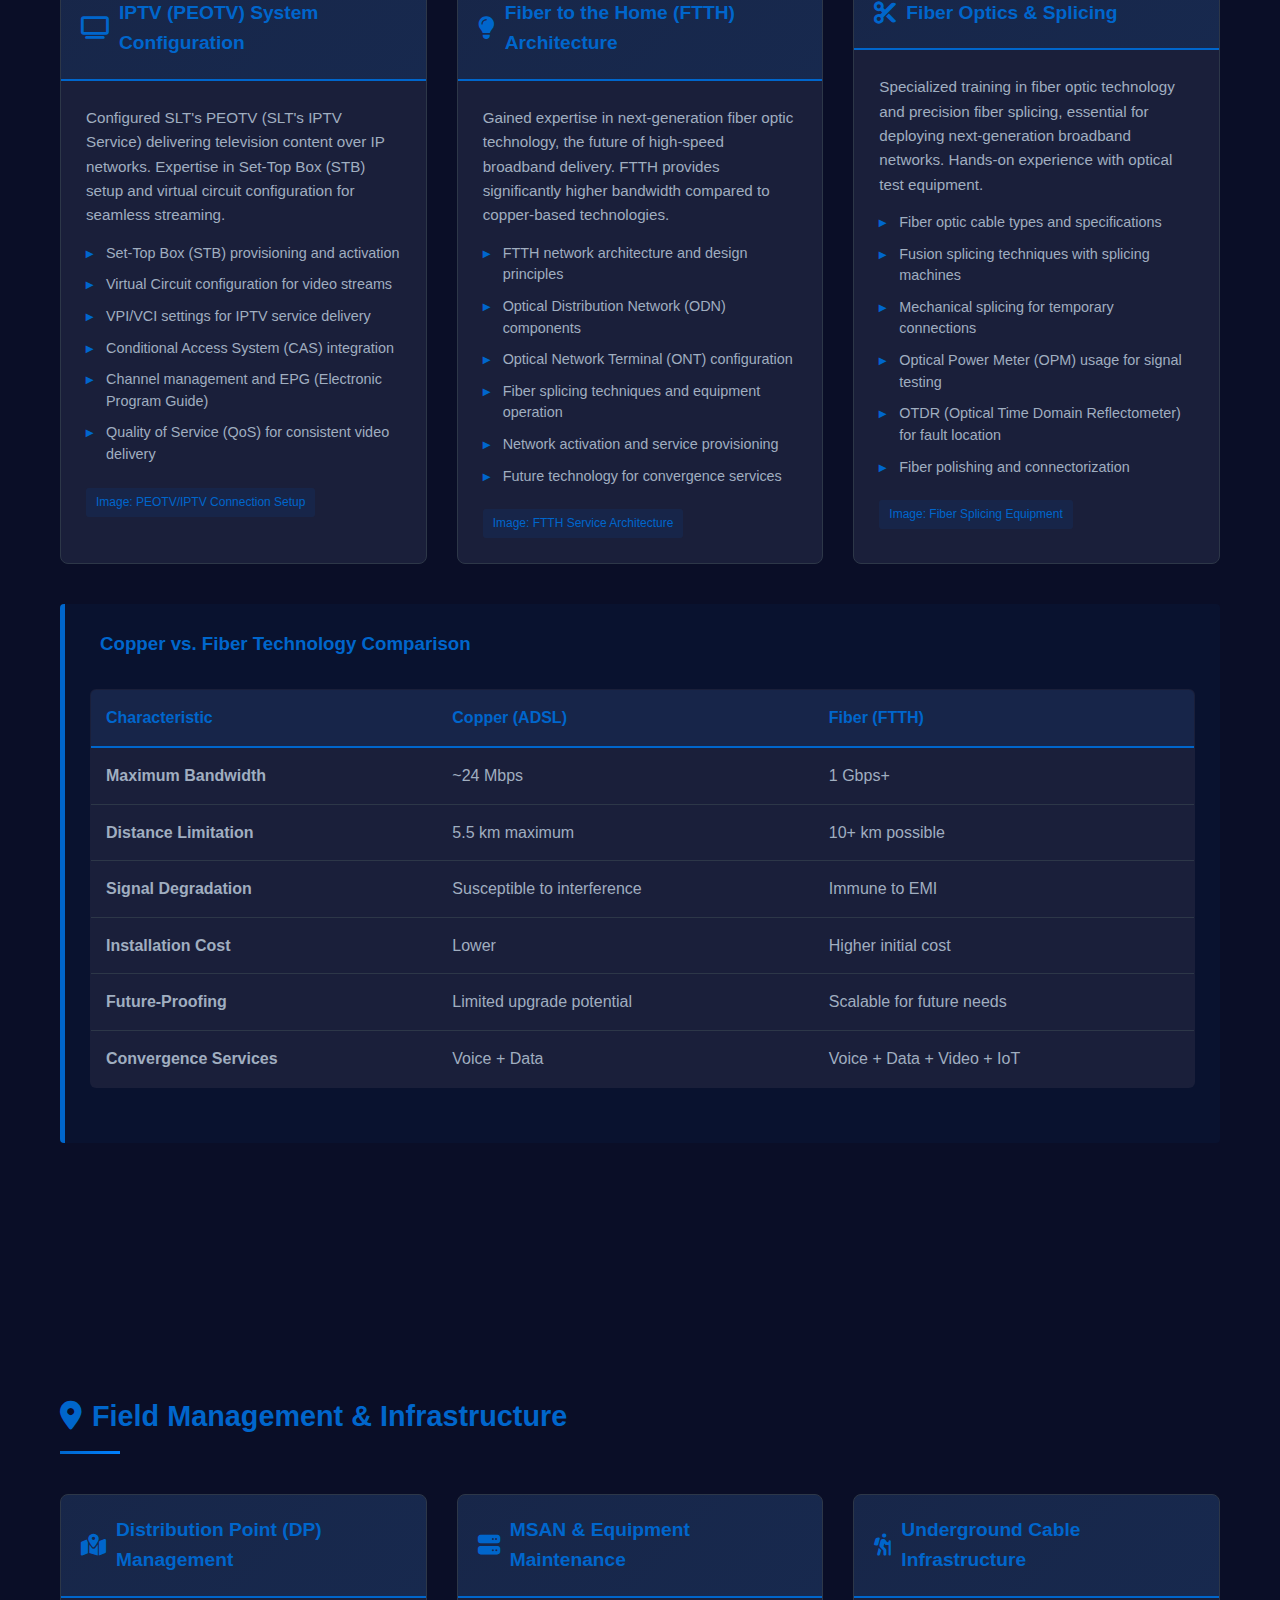
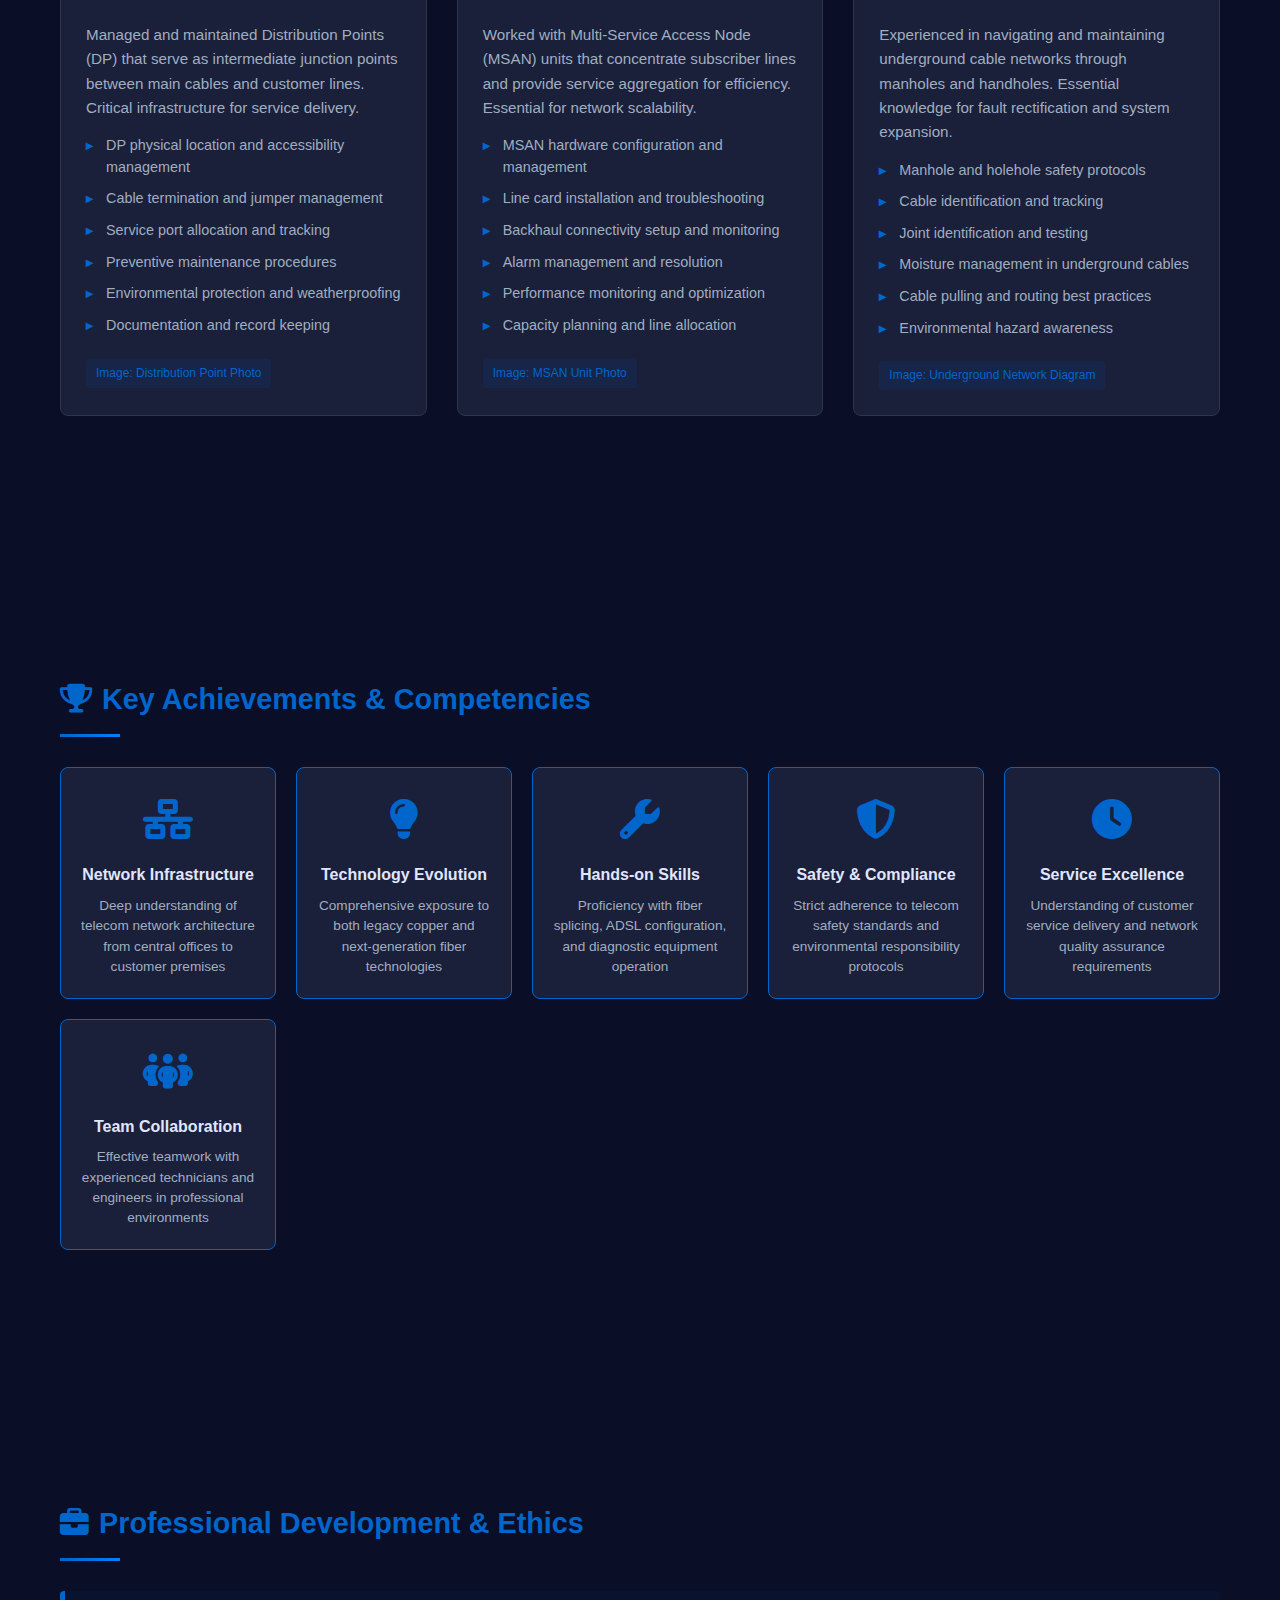
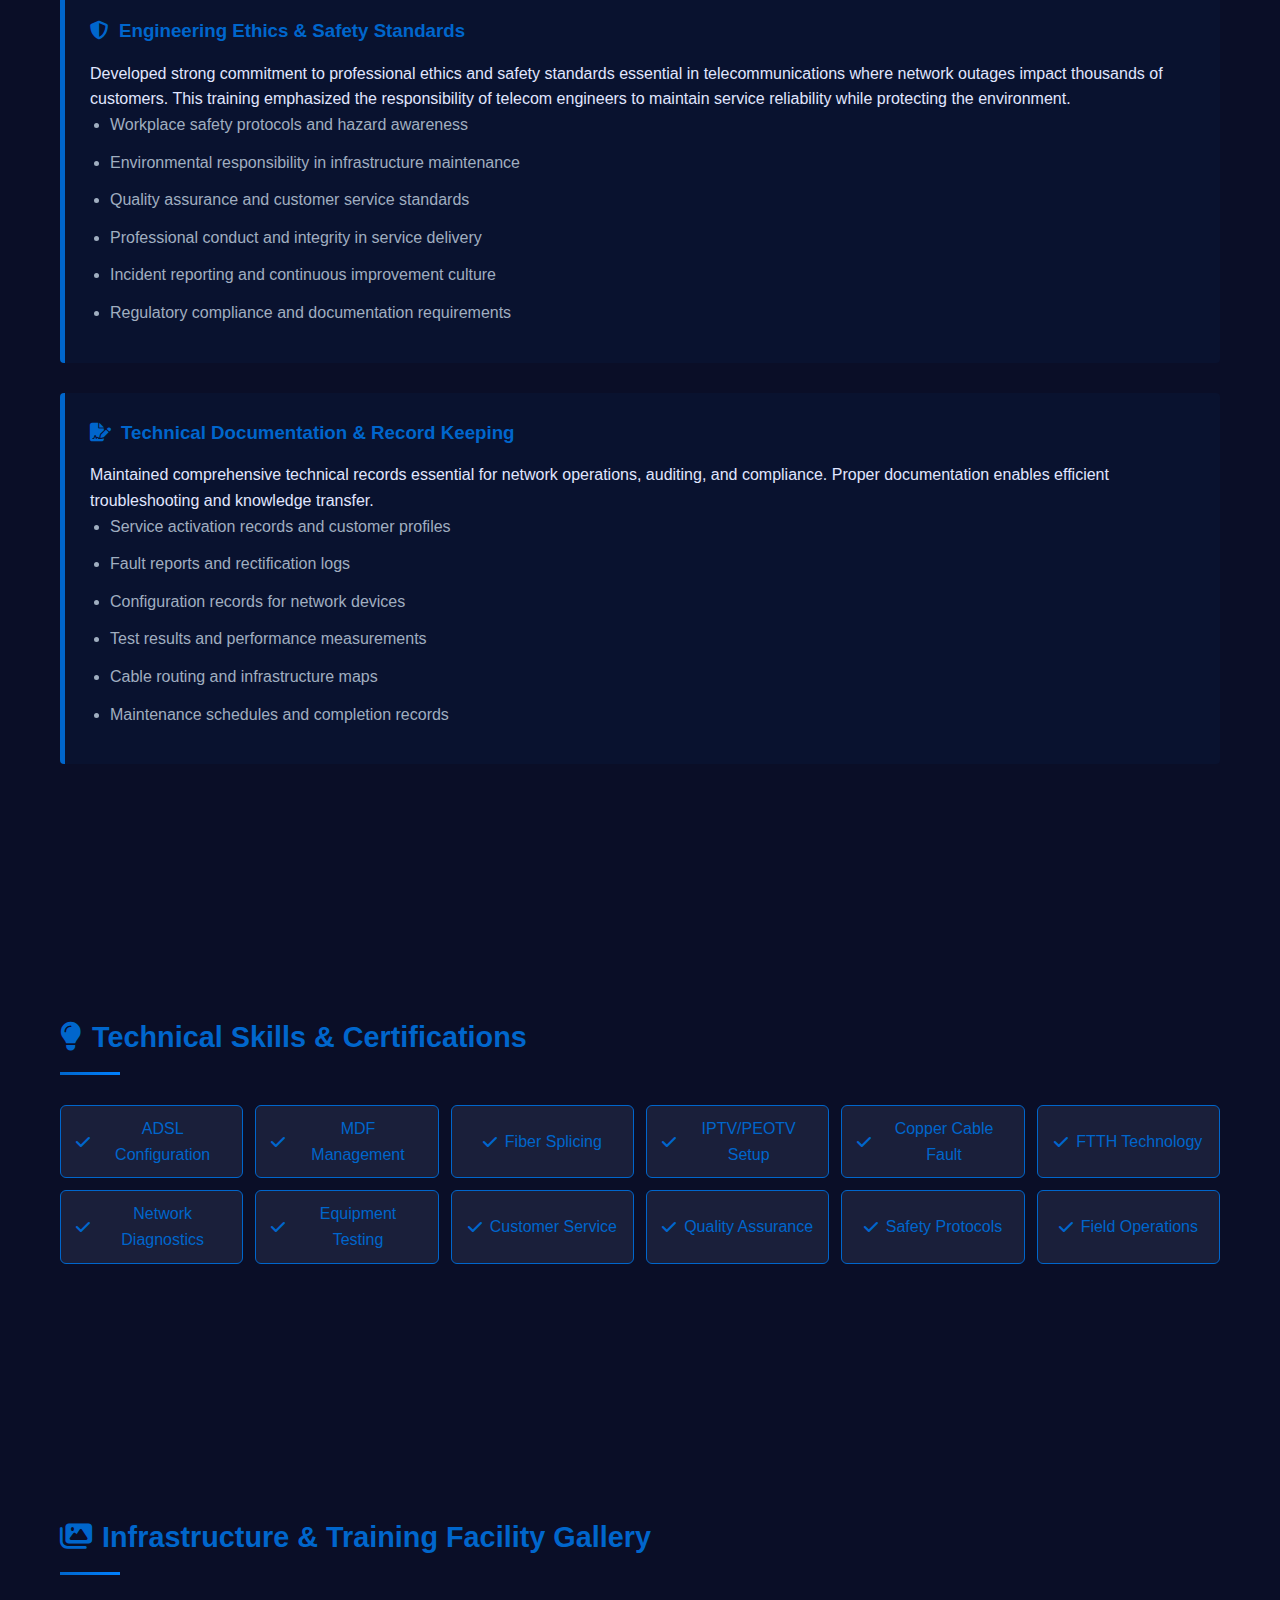
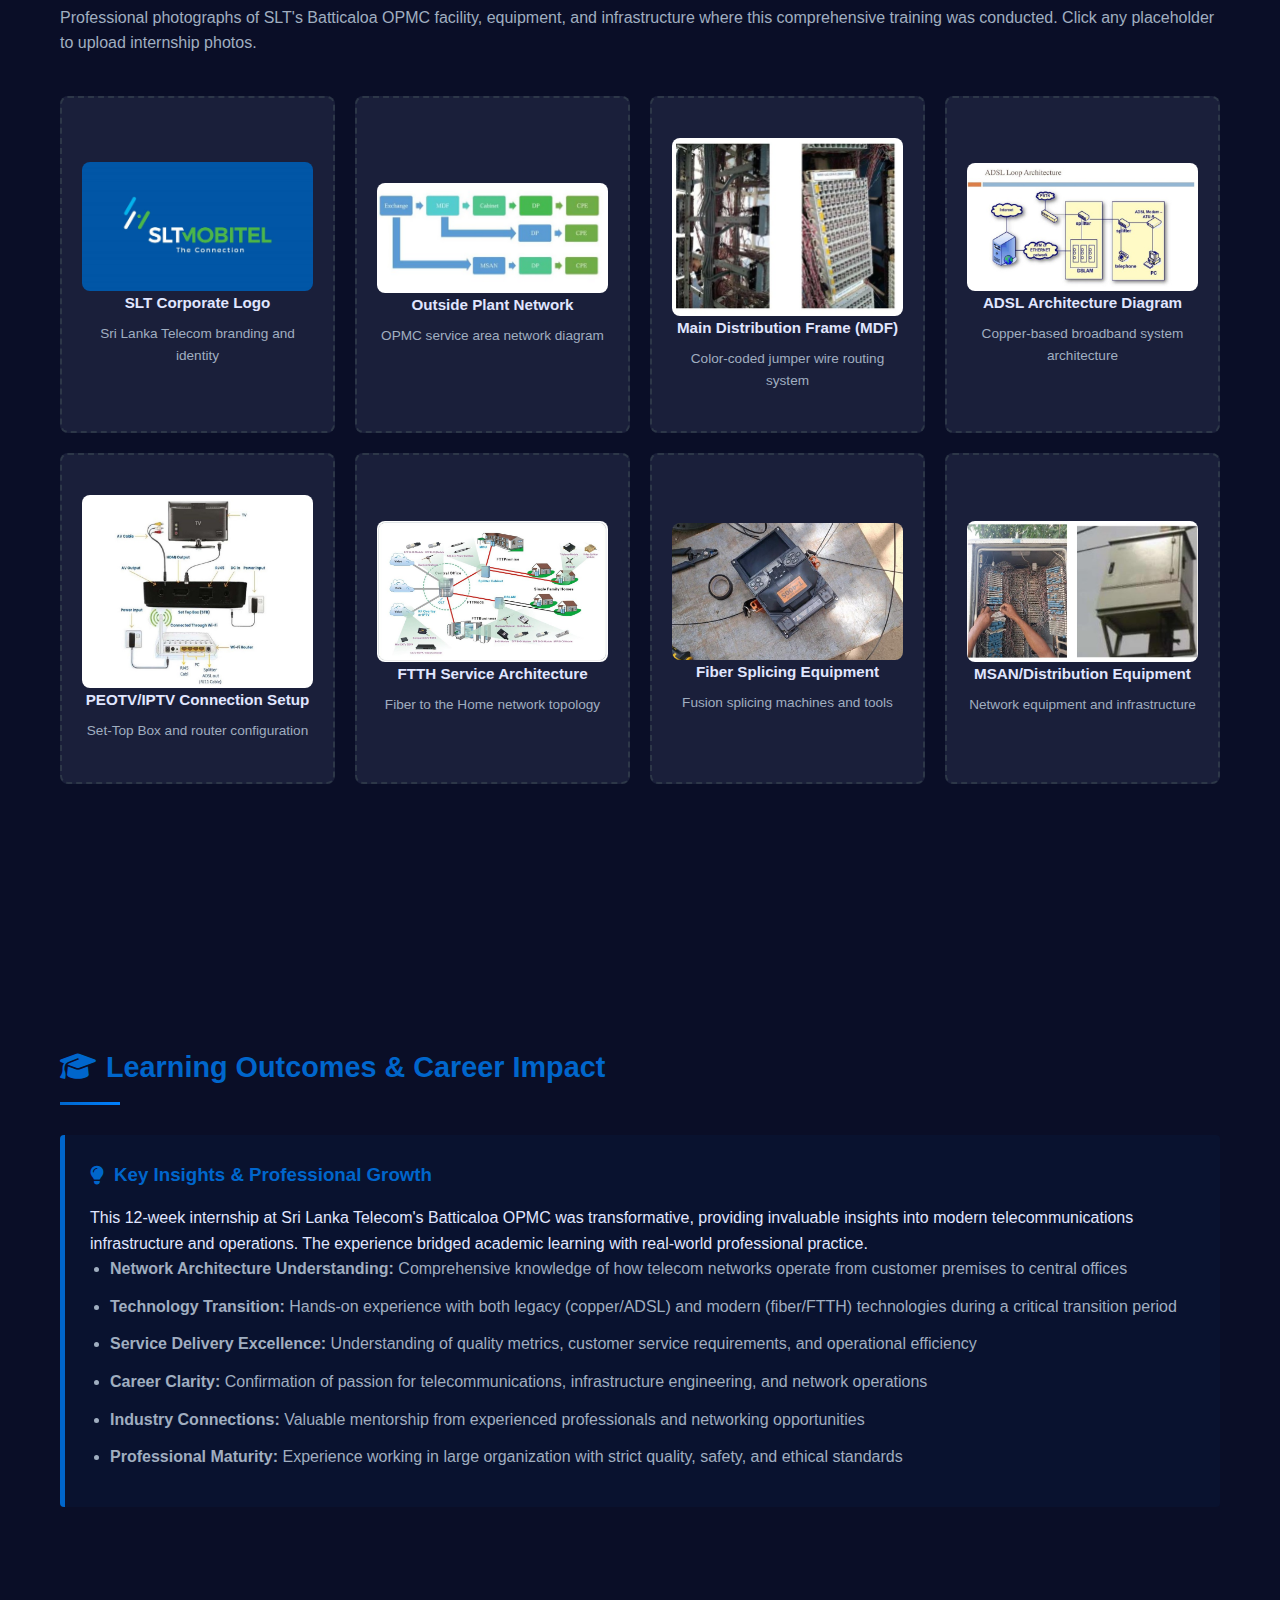
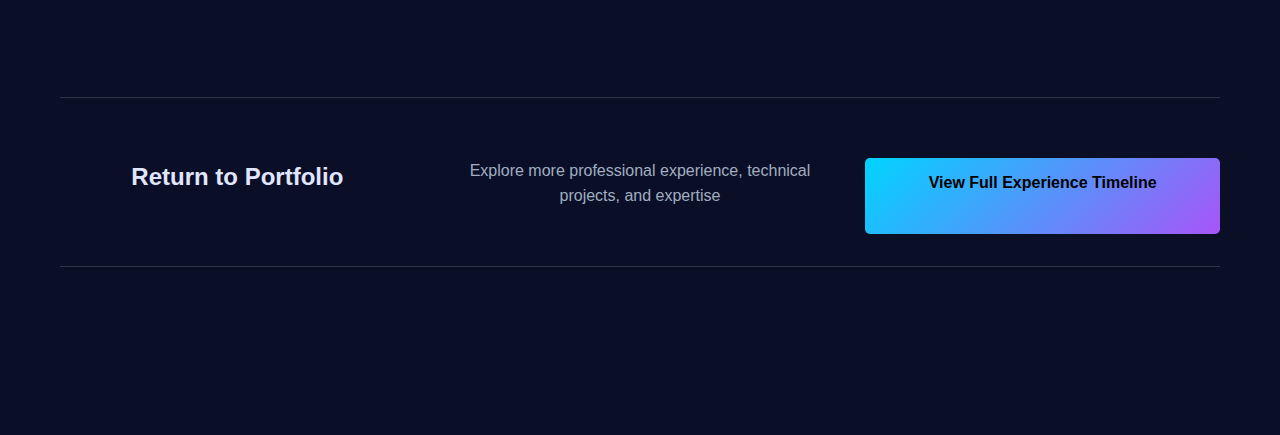
<file: Portfolio/experience-slt-mobitel.html>
<!DOCTYPE html>
<html lang="en">
<head>
    <meta charset="UTF-8">
    <meta name="viewport" content="width=device-width, initial-scale=1.0">
    <title>Telecommunication Engineering Internship - SLT-MOBITEL | Anujan Ithayarajan</title>
    <link rel="stylesheet" href="styles.css">
    <link rel="stylesheet" href="https://cdnjs.cloudflare.com/ajax/libs/font-awesome/6.4.0/css/all.min.css">
    <style>
        /* SLT Telecommunications Experience Page Styles */
        :root {
            --slt-blue: #0066cc;
            --slt-light-blue: #0080ff;
            --slt-dark-blue: #004499;
            --slt-accent: #00aaff;
        }

        .exp-header {
            padding-top: 120px;
            padding-bottom: 60px;
            background: linear-gradient(135deg, rgba(0, 102, 204, 0.1), rgba(0, 128, 255, 0.1));
            border-bottom: 1px solid var(--border-color);
        }

        .exp-hero {
            text-align: center;
            margin-bottom: 40px;
        }

        .exp-hero h1 {
            font-size: 2.5rem;
            margin-bottom: 15px;
            background: linear-gradient(135deg, #0066cc, #0080ff);
            -webkit-background-clip: text;
            -webkit-text-fill-color: transparent;
            background-clip: text;
        }

        .exp-hero .subtitle {
            font-size: 1.3rem;
            color: #0066cc;
            margin-bottom: 10px;
            font-weight: 500;
        }

        .exp-hero p {
            font-size: 1rem;
            color: var(--text-secondary);
            margin-bottom: 20px;
        }

        .duration-badge-exp {
            display: inline-block;
            background: rgba(0, 102, 204, 0.1);
            border: 1px solid #0066cc;
            color: #0066cc;
            padding: 10px 20px;
            border-radius: 25px;
            font-weight: 600;
            margin-bottom: 25px;
        }

        .exp-meta {
            display: flex;
            justify-content: center;
            gap: 30px;
            margin-top: 20px;
            flex-wrap: wrap;
        }

        .exp-meta-item {
            display: flex;
            align-items: center;
            gap: 10px;
        }

        .exp-meta-item i {
            color: #0066cc;
            font-size: 1.2rem;
        }

        .exp-meta-item span {
            color: var(--text-secondary);
        }

        /* Main Content */
        .exp-detail {
            padding: 60px 0;
        }

        .exp-section {
            margin-bottom: 60px;
        }

        .exp-section h2 {
            font-size: 1.8rem;
            margin-bottom: 30px;
            color: #0066cc;
            position: relative;
            padding-bottom: 15px;
        }

        .exp-section h2::after {
            content: '';
            position: absolute;
            bottom: 0;
            left: 0;
            width: 60px;
            height: 3px;
            background: linear-gradient(90deg, #0066cc, #0080ff);
        }

        .exp-content {
            color: var(--text-secondary);
            line-height: 1.8;
        }

        .exp-content p {
            margin-bottom: 20px;
            font-size: 1rem;
        }

        .exp-content h3 {
            color: var(--text-primary);
            margin-top: 30px;
            margin-bottom: 15px;
            font-size: 1.3rem;
        }

        /* Skills Cards Grid */
        .skill-grid {
            display: grid;
            grid-template-columns: repeat(auto-fit, minmax(300px, 1fr));
            gap: 30px;
            margin: 40px 0;
        }

        .skill-card {
            background: var(--card-bg);
            border: 1px solid var(--border-color);
            border-radius: 8px;
            overflow: hidden;
            transition: var(--transition);
        }

        .skill-card:hover {
            border-color: #0066cc;
            box-shadow: 0 0 20px rgba(0, 102, 204, 0.15);
            transform: translateY(-5px);
        }

        .skill-card-header {
            background: linear-gradient(135deg, rgba(0, 102, 204, 0.1), rgba(0, 128, 255, 0.1));
            padding: 20px;
            border-bottom: 2px solid #0066cc;
        }

        .skill-card-header h4 {
            color: #0066cc;
            margin: 0;
            font-size: 1.2rem;
            display: flex;
            align-items: center;
            gap: 10px;
        }

        .skill-card-header i {
            font-size: 1.4rem;
        }

        .skill-card-content {
            padding: 25px;
        }

        .skill-card p {
            color: var(--text-secondary);
            margin-bottom: 15px;
            font-size: 0.95rem;
            line-height: 1.6;
        }

        .detail-list {
            list-style: none;
            padding: 0;
            margin: 0;
        }

        .detail-list li {
            padding-left: 20px;
            position: relative;
            margin-bottom: 10px;
            color: var(--text-secondary);
            font-size: 0.9rem;
            line-height: 1.5;
        }

        .detail-list li::before {
            content: '▸';
            position: absolute;
            left: 0;
            color: #0066cc;
            font-weight: bold;
        }

        /* Info Boxes */
        .info-box {
            background: rgba(0, 102, 204, 0.05);
            border-left: 5px solid #0066cc;
            border-radius: 4px;
            padding: 25px;
            margin: 30px 0;
        }

        .info-box h3 {
            color: #0066cc;
            margin-top: 0;
            margin-bottom: 15px;
            display: flex;
            align-items: center;
            gap: 10px;
        }

        .info-box ul {
            margin-left: 20px;
            color: var(--text-secondary);
        }

        .info-box li {
            margin-bottom: 12px;
            line-height: 1.6;
        }

        /* Image Gallery */
        .image-gallery-exp {
            display: grid;
            grid-template-columns: repeat(auto-fit, minmax(240px, 1fr));
            gap: 20px;
            margin: 40px 0;
        }

        .gallery-item-exp {
            background: var(--card-bg);
            border: 2px dashed var(--border-color);
            border-radius: 8px;
            padding: 40px 20px;
            display: flex;
            flex-direction: column;
            align-items: center;
            justify-content: center;
            min-height: 240px;
            cursor: pointer;
            transition: var(--transition);
            position: relative;
        }

        .gallery-item-exp:hover {
            border-color: #0066cc;
            background: rgba(0, 102, 204, 0.05);
        }

        .gallery-item-exp i {
            font-size: 2.5rem;
            color: #0066cc;
            margin-bottom: 12px;
            opacity: 0.7;
        }

        .gallery-item-exp h4 {
            color: var(--text-primary);
            margin-bottom: 8px;
            text-align: center;
            font-size: 0.95rem;
        }

        .gallery-item-exp p {
            color: var(--text-secondary);
            font-size: 0.85rem;
            text-align: center;
        }

        .upload-note-exp {
            display: inline-block;
            background: rgba(0, 102, 204, 0.1);
            color: #0066cc;
            padding: 5px 10px;
            border-radius: 3px;
            font-size: 0.75rem;
            font-weight: 500;
            margin-top: 8px;
        }

        /* Achievement Cards */
        .achievement-grid {
            display: grid;
            grid-template-columns: repeat(auto-fit, minmax(200px, 1fr));
            gap: 20px;
            margin: 30px 0;
        }

        .achievement-item {
            background: var(--card-bg);
            border: 1px solid #0066cc;
            border-radius: 8px;
            padding: 20px;
            text-align: center;
            transition: var(--transition);
        }

        .achievement-item:hover {
            background: rgba(0, 102, 204, 0.05);
            box-shadow: 0 0 15px rgba(0, 102, 204, 0.15);
        }

        .achievement-icon-exp {
            font-size: 2.5rem;
            color: #0066cc;
            margin-bottom: 10px;
        }

        .achievement-title-exp {
            color: var(--text-primary);
            font-size: 1rem;
            font-weight: 600;
            margin-bottom: 8px;
        }

        .achievement-detail-exp {
            color: var(--text-secondary);
            font-size: 0.85rem;
            line-height: 1.5;
        }

        /* Timeline */
        .exp-timeline {
            position: relative;
            padding: 30px 0;
        }

        .timeline-exp {
            display: grid;
            grid-template-columns: 1fr 1fr;
            gap: 40px;
            margin-bottom: 50px;
            align-items: center;
        }

        .timeline-exp:nth-child(even) {
            direction: rtl;
        }

        .timeline-exp:nth-child(even) > * {
            direction: ltr;
        }

        .timeline-content-exp {
            background: var(--card-bg);
            border: 1px solid var(--border-color);
            border-left: 4px solid #0066cc;
            padding: 25px;
            border-radius: 4px;
        }

        .timeline-content-exp h4 {
            color: #0066cc;
            margin-bottom: 10px;
            font-size: 1.1rem;
        }

        .timeline-content-exp p {
            color: var(--text-secondary);
            margin-bottom: 10px;
            font-size: 0.95rem;
        }

        /* Technical Specs Table */
        .spec-table {
            width: 100%;
            border-collapse: collapse;
            margin: 30px 0;
            background: var(--card-bg);
            border-radius: 6px;
            overflow: hidden;
            border: 1px solid var(--border-color);
        }

        .spec-table thead {
            background: rgba(0, 102, 204, 0.1);
            border-bottom: 2px solid #0066cc;
        }

        .spec-table th {
            color: #0066cc;
            padding: 15px;
            text-align: left;
            font-weight: 600;
        }

        .spec-table td {
            padding: 15px;
            border-bottom: 1px solid var(--border-color);
            color: var(--text-secondary);
        }

        .spec-table tr:last-child td {
            border-bottom: none;
        }

        .spec-table tr:hover {
            background: rgba(0, 102, 204, 0.05);
        }

        .spec-label {
            font-weight: 600;
            color: var(--text-primary);
        }

        /* Skills Tags */
        .skills-tags-exp {
            display: grid;
            grid-template-columns: repeat(auto-fit, minmax(180px, 1fr));
            gap: 12px;
            margin: 30px 0;
        }

        .skill-tag-exp {
            background: var(--card-bg);
            border: 1px solid #0066cc;
            color: #0066cc;
            padding: 10px 15px;
            border-radius: 6px;
            font-weight: 500;
            text-align: center;
            transition: var(--transition);
            display: flex;
            align-items: center;
            justify-content: center;
            gap: 8px;
        }

        .skill-tag-exp:hover {
            background: rgba(0, 102, 204, 0.1);
            box-shadow: 0 0 10px rgba(0, 102, 204, 0.2);
        }

        /* Back Button */
        .back-button-exp {
            display: inline-flex;
            align-items: center;
            gap: 8px;
            margin-bottom: 30px;
            padding: 10px 20px;
            background: var(--card-bg);
            border: 1px solid var(--border-color);
            color: #0066cc;
            text-decoration: none;
            border-radius: 4px;
            transition: var(--transition);
        }

        .back-button-exp:hover {
            background: #0066cc;
            color: white;
            border-color: #0066cc;
        }

        /* Footer */
        .exp-footer {
            margin-top: 80px;
            padding: 60px 0;
            border-top: 1px solid var(--border-color);
            text-align: center;
        }

        .footer-content h3 {
            color: var(--text-primary);
            margin-bottom: 15px;
            font-size: 1.5rem;
        }

        .footer-content p {
            color: var(--text-secondary);
            margin-bottom: 25px;
        }

        /* Responsive */
        @media (max-width: 768px) {
            .exp-header {
                padding-top: 100px;
                padding-bottom: 40px;
            }

            .exp-hero h1 {
                font-size: 1.8rem;
            }

            .exp-hero .subtitle {
                font-size: 1.1rem;
            }

            .exp-meta {
                gap: 15px;
                flex-direction: column;
            }

            .exp-section h2 {
                font-size: 1.4rem;
            }

            .skill-grid {
                grid-template-columns: 1fr;
            }

            .timeline-exp {
                grid-template-columns: 1fr;
            }

            .timeline-exp:nth-child(even) {
                direction: ltr;
            }

            .image-gallery-exp {
                grid-template-columns: repeat(auto-fit, minmax(150px, 1fr));
            }

            .spec-table th,
            .spec-table td {
                padding: 10px;
                font-size: 0.9rem;
            }
        }
    </style>
</head>
<body>
    <!-- Navigation -->
    <nav class="navbar">
        <div class="container">
            <div class="nav-brand">Anujan</div>
            <ul class="nav-menu">
                <li><a href="index.html#home" class="nav-link">Home</a></li>
                <li><a href="index.html#about" class="nav-link">About</a></li>
                <li><a href="index.html#experience" class="nav-link">Experience</a></li>
                <li><a href="index.html#projects" class="nav-link">Projects</a></li>
                <li><a href="index.html#services" class="nav-link">Services</a></li>
                <li><a href="index.html#contact" class="nav-link">Contact</a></li>
            </ul>
            <div class="hamburger">
                <span></span>
                <span></span>
                <span></span>
            </div>
        </div>
    </nav>

    <!-- Experience Header -->
    <header class="exp-header">
        <div class="container">
            <a href="index.html#experience" class="back-button-exp">
                <i class="fas fa-arrow-left"></i> Back to Experience
            </a>
            <div class="exp-hero">
                <h1>Telecommunication Engineering Internship</h1>
                <div class="subtitle">SLT-MOBITEL | Batticaloa OPMC</div>
                <p>A comprehensive 12-week immersive training program in telecommunications infrastructure, network operations, and modern telecom services at Sri Lanka Telecom's Batticaloa Operations and Maintenance Center.</p>
                <div class="duration-badge-exp">
                    <i class="fas fa-calendar-alt"></i> 20 Nov 2024 – 9 Feb 2025
                </div>
                <div class="exp-meta">
                    <div class="exp-meta-item">
                        <i class="fas fa-wifi"></i>
                        <span>Telecommunications</span>
                    </div>
                    <div class="exp-meta-item">
                        <i class="fas fa-network-wired"></i>
                        <span>Network Infrastructure</span>
                    </div>
                    <div class="exp-meta-item">
                        <i class="fas fa-tools"></i>
                        <span>Field Operations</span>
                    </div>
                </div>
            </div>
        </div>
    </header>

    <!-- Experience Content -->
    <main class="exp-detail">
        <div class="container">
            <!-- Overview Section -->
            <section class="exp-section">
                <h2><i class="fas fa-info-circle" style="margin-right: 10px;"></i>Program Overview</h2>
                <div class="exp-content">
                    <p>
                        Completed a comprehensive 12-week industrial training program at <strong>Sri Lanka Telecom (SLT)</strong>, working at the <strong>Batticaloa Operations and Maintenance Center (OPMC)</strong>. This facility serves as a critical hub for telecommunications infrastructure management, network operations, and customer service delivery in the Eastern Province.
                    </p>
                    <p>
                        The internship provided hands-on experience across multiple operational departments, bridging theoretical knowledge with practical applications in modern telecommunications infrastructure. Working alongside experienced engineers and technicians, I gained deep insights into how large-scale telecommunications networks operate, maintain service quality, and evolve with new technologies.
                    </p>

                    <div class="info-box">
                        <h3><i class="fas fa-map-marker-alt"></i> Training Facility & Departments</h3>
                        <ul>
                            <li><strong>Outside Plant Maintenance Center (OPMC):</strong> Infrastructure monitoring, network maintenance, and proactive service disruption prevention covering geographical service areas.</li>
                            <li><strong>Service Assurance (SA) Department:</strong> Quality assurance, network performance monitoring, and customer service quality metrics.</li>
                            <li><strong>Cable and Distribution Maintenance (CDM):</strong> Underground and overhead cable infrastructure, distribution point management, and fault rectification.</li>
                            <li><strong>Main Distribution Frame (MDF):</strong> Central switching hub connecting exchange lines to customer premises with precision cable management.</li>
                        </ul>
                    </div>
                </div>
            </section>

            <!-- Copper & ADSL Technology Section -->
            <section class="exp-section">
                <h2><i class="fas fa-network-wired" style="margin-right: 10px;"></i>Copper & ADSL Technology</h2>

                <div class="skill-grid">
                    <!-- MDF Management Card -->
                    <div class="skill-card">
                        <div class="skill-card-header">
                            <h4><i class="fas fa-plug"></i> Main Distribution Frame (MDF) Management</h4>
                        </div>
                        <div class="skill-card-content">
                            <p>
                                Worked with the vital hub connecting all exchange lines to customer premises. The MDF uses color-coded jumper wires to route different types of services with precision and organization.
                            </p>
                            <ul class="detail-list">
                                <li>Voice line termination and management</li>
                                <li>Data connection routing and configuration</li>
                                <li>ADSL port assignment and jumper management</li>
                                <li>Color-coded wiring standards (ITU standards)</li>
                                <li>Service provisioning and activation</li>
                                <li>Fault isolation and troubleshooting</li>
                            </ul>
                            <span class="upload-note-exp" style="margin-top: 12px;">Image: MDF Close-up</span>
                        </div>
                    </div>

                    <!-- ADSL Configuration Card -->
                    <div class="skill-card">
                        <div class="skill-card-header">
                            <h4><i class="fas fa-router"></i> ADSL Router Configuration</h4>
                        </div>
                        <div class="skill-card-content">
                            <p>
                                Configured and deployed ADSL routers to enable high-speed internet services over existing copper infrastructure. Expertise in VPI/VCI settings for different service types.
                            </p>
                            <ul class="detail-list">
                                <li>VPI (Virtual Path Identifier): 8 configuration</li>
                                <li>VCI (Virtual Circuit Identifier): 35/36 for standard services</li>
                                <li>Bridge and routed mode setup</li>
                                <li>QoS (Quality of Service) configuration</li>
                                <li>DHCP and DNS settings optimization</li>
                                <li>Line speed testing and optimization</li>
                            </ul>
                            <span class="upload-note-exp" style="margin-top: 12px;">Image: ADSL Architecture Diagram</span>
                        </div>
                    </div>

                    <!-- Copper Cable Fault Card -->
                    <div class="skill-card">
                        <div class="skill-card-header">
                            <h4><i class="fas fa-exclamation-triangle"></i> Copper Cable Fault Management</h4>
                        </div>
                        <div class="skill-card-content">
                            <p>
                                Specialized in identifying and rectifying faults in copper cable infrastructure that disrupts customer services. Experience with different fault types and diagnostic procedures.
                            </p>
                            <ul class="detail-list">
                                <li>Earth fault identification and isolation</li>
                                <li>Short circuit detection and repair</li>
                                <li>Insulation breakdown troubleshooting</li>
                                <li>Cable continuity testing with specialized equipment</li>
                                <li>Moisture ingress identification in underground cables</li>
                                <li>Service restoration prioritization</li>
                            </ul>
                            <span class="upload-note-exp" style="margin-top: 12px;">Image: Outside Plant Network Diagram</span>
                        </div>
                    </div>
                </div>

                <!-- ADSL Architecture Details -->
                <div class="info-box">
                    <h3><i class="fas fa-diagram-project"></i> ADSL System Architecture</h3>
                    <p>
                        ADSL (Asymmetric Digital Subscriber Line) technology enables high-speed internet delivery over existing copper telephone lines. The system architecture involves multiple interconnected components working seamlessly to provide reliable connectivity.
                    </p>
                    <table class="spec-table">
                        <thead>
                            <tr>
                                <th>Component</th>
                                <th>Function</th>
                                <th>Technical Parameter</th>
                            </tr>
                        </thead>
                        <tbody>
                            <tr>
                                <td class="spec-label">Splitter</td>
                                <td>Separates voice and data signals on copper line</td>
                                <td>High-pass filter (data) / Low-pass filter (voice)</td>
                            </tr>
                            <tr>
                                <td class="spec-label">ADSL Modem</td>
                                <td>Modulates/demodulates digital signals</td>
                                <td>VPI: 8, VCI: 35-36</td>
                            </tr>
                            <tr>
                                <td class="spec-label">DSLAM</td>
                                <td>Concentrates ADSL lines at exchange</td>
                                <td>ATM-based aggregation</td>
                            </tr>
                            <tr>
                                <td class="spec-label">Copper Line</td>
                                <td>Medium for signal transmission</td>
                                <td>Typical loop: 0-5.5 km distance</td>
                            </tr>
                            <tr>
                                <td class="spec-label">Router</td>
                                <td>IP packet routing and NAT</td>
                                <td>Bridge mode or routed mode</td>
                            </tr>
                        </tbody>
                    </table>
                </div>
            </section>

            <!-- IPTV & Next-Gen Networks Section -->
            <section class="exp-section">
                <h2><i class="fas fa-satellite-dish" style="margin-right: 10px;"></i>Next-Gen Networks: IPTV & Fiber Technology</h2>

                <div class="skill-grid">
                    <!-- PEOTV/IPTV Card -->
                    <div class="skill-card">
                        <div class="skill-card-header">
                            <h4><i class="fas fa-tv"></i> IPTV (PEOTV) System Configuration</h4>
                        </div>
                        <div class="skill-card-content">
                            <p>
                                Configured SLT's PEOTV (SLT's IPTV Service) delivering television content over IP networks. Expertise in Set-Top Box (STB) setup and virtual circuit configuration for seamless streaming.
                            </p>
                            <ul class="detail-list">
                                <li>Set-Top Box (STB) provisioning and activation</li>
                                <li>Virtual Circuit configuration for video streams</li>
                                <li>VPI/VCI settings for IPTV service delivery</li>
                                <li>Conditional Access System (CAS) integration</li>
                                <li>Channel management and EPG (Electronic Program Guide)</li>
                                <li>Quality of Service (QoS) for consistent video delivery</li>
                            </ul>
                            <span class="upload-note-exp" style="margin-top: 12px;">Image: PEOTV/IPTV Connection Setup</span>
                        </div>
                    </div>

                    <!-- FTTH/Fiber Card -->
                    <div class="skill-card">
                        <div class="skill-card-header">
                            <h4><i class="fas fa-lightbulb"></i> Fiber to the Home (FTTH) Architecture</h4>
                        </div>
                        <div class="skill-card-content">
                            <p>
                                Gained expertise in next-generation fiber optic technology, the future of high-speed broadband delivery. FTTH provides significantly higher bandwidth compared to copper-based technologies.
                            </p>
                            <ul class="detail-list">
                                <li>FTTH network architecture and design principles</li>
                                <li>Optical Distribution Network (ODN) components</li>
                                <li>Optical Network Terminal (ONT) configuration</li>
                                <li>Fiber splicing techniques and equipment operation</li>
                                <li>Network activation and service provisioning</li>
                                <li>Future technology for convergence services</li>
                            </ul>
                            <span class="upload-note-exp" style="margin-top: 12px;">Image: FTTH Service Architecture</span>
                        </div>
                    </div>

                    <!-- Fiber Splicing Card -->
                    <div class="skill-card">
                        <div class="skill-card-header">
                            <h4><i class="fas fa-cut"></i> Fiber Optics & Splicing</h4>
                        </div>
                        <div class="skill-card-content">
                            <p>
                                Specialized training in fiber optic technology and precision fiber splicing, essential for deploying next-generation broadband networks. Hands-on experience with optical test equipment.
                            </p>
                            <ul class="detail-list">
                                <li>Fiber optic cable types and specifications</li>
                                <li>Fusion splicing techniques with splicing machines</li>
                                <li>Mechanical splicing for temporary connections</li>
                                <li>Optical Power Meter (OPM) usage for signal testing</li>
                                <li>OTDR (Optical Time Domain Reflectometer) for fault location</li>
                                <li>Fiber polishing and connectorization</li>
                            </ul>
                            <span class="upload-note-exp" style="margin-top: 12px;">Image: Fiber Splicing Equipment</span>
                        </div>
                    </div>
                </div>

                <!-- Fiber Technology Comparison -->
                <div class="info-box">
                    <h3><i class="fas fa-compare"></i> Copper vs. Fiber Technology Comparison</h3>
                    <table class="spec-table">
                        <thead>
                            <tr>
                                <th>Characteristic</th>
                                <th>Copper (ADSL)</th>
                                <th>Fiber (FTTH)</th>
                            </tr>
                        </thead>
                        <tbody>
                            <tr>
                                <td class="spec-label">Maximum Bandwidth</td>
                                <td>~24 Mbps</td>
                                <td>1 Gbps+</td>
                            </tr>
                            <tr>
                                <td class="spec-label">Distance Limitation</td>
                                <td>5.5 km maximum</td>
                                <td>10+ km possible</td>
                            </tr>
                            <tr>
                                <td class="spec-label">Signal Degradation</td>
                                <td>Susceptible to interference</td>
                                <td>Immune to EMI</td>
                            </tr>
                            <tr>
                                <td class="spec-label">Installation Cost</td>
                                <td>Lower</td>
                                <td>Higher initial cost</td>
                            </tr>
                            <tr>
                                <td class="spec-label">Future-Proofing</td>
                                <td>Limited upgrade potential</td>
                                <td>Scalable for future needs</td>
                            </tr>
                            <tr>
                                <td class="spec-label">Convergence Services</td>
                                <td>Voice + Data</td>
                                <td>Voice + Data + Video + IoT</td>
                            </tr>
                        </tbody>
                    </table>
                </div>
            </section>

            <!-- Field Management & Operations -->
            <section class="exp-section">
                <h2><i class="fas fa-location-dot" style="margin-right: 10px;"></i>Field Management & Infrastructure</h2>

                <div class="skill-grid">
                    <!-- Distribution Point Management -->
                    <div class="skill-card">
                        <div class="skill-card-header">
                            <h4><i class="fas fa-map-location-dot"></i> Distribution Point (DP) Management</h4>
                        </div>
                        <div class="skill-card-content">
                            <p>
                                Managed and maintained Distribution Points (DP) that serve as intermediate junction points between main cables and customer lines. Critical infrastructure for service delivery.
                            </p>
                            <ul class="detail-list">
                                <li>DP physical location and accessibility management</li>
                                <li>Cable termination and jumper management</li>
                                <li>Service port allocation and tracking</li>
                                <li>Preventive maintenance procedures</li>
                                <li>Environmental protection and weatherproofing</li>
                                <li>Documentation and record keeping</li>
                            </ul>
                            <span class="upload-note-exp" style="margin-top: 12px;">Image: Distribution Point Photo</span>
                        </div>
                    </div>

                    <!-- MSAN Units Card -->
                    <div class="skill-card">
                        <div class="skill-card-header">
                            <h4><i class="fas fa-server"></i> MSAN & Equipment Maintenance</h4>
                        </div>
                        <div class="skill-card-content">
                            <p>
                                Worked with Multi-Service Access Node (MSAN) units that concentrate subscriber lines and provide service aggregation for efficiency. Essential for network scalability.
                            </p>
                            <ul class="detail-list">
                                <li>MSAN hardware configuration and management</li>
                                <li>Line card installation and troubleshooting</li>
                                <li>Backhaul connectivity setup and monitoring</li>
                                <li>Alarm management and resolution</li>
                                <li>Performance monitoring and optimization</li>
                                <li>Capacity planning and line allocation</li>
                            </ul>
                            <span class="upload-note-exp" style="margin-top: 12px;">Image: MSAN Unit Photo</span>
                        </div>
                    </div>

                    <!-- Underground Network Card -->
                    <div class="skill-card">
                        <div class="skill-card-header">
                            <h4><i class="fas fa-person-hiking"></i> Underground Cable Infrastructure</h4>
                        </div>
                        <div class="skill-card-content">
                            <p>
                                Experienced in navigating and maintaining underground cable networks through manholes and handholes. Essential knowledge for fault rectification and system expansion.
                            </p>
                            <ul class="detail-list">
                                <li>Manhole and holehole safety protocols</li>
                                <li>Cable identification and tracking</li>
                                <li>Joint identification and testing</li>
                                <li>Moisture management in underground cables</li>
                                <li>Cable pulling and routing best practices</li>
                                <li>Environmental hazard awareness</li>
                            </ul>
                            <span class="upload-note-exp" style="margin-top: 12px;">Image: Underground Network Diagram</span>
                        </div>
                    </div>
                </div>
            </section>

            <!-- Key Achievements -->
            <section class="exp-section">
                <h2><i class="fas fa-trophy" style="margin-right: 10px;"></i>Key Achievements & Competencies</h2>
                
                <div class="achievement-grid">
                    <div class="achievement-item">
                        <div class="achievement-icon-exp">
                            <i class="fas fa-network-wired"></i>
                        </div>
                        <div class="achievement-title-exp">Network Infrastructure</div>
                        <div class="achievement-detail-exp">Deep understanding of telecom network architecture from central offices to customer premises</div>
                    </div>
                    <div class="achievement-item">
                        <div class="achievement-icon-exp">
                            <i class="fas fa-lightbulb"></i>
                        </div>
                        <div class="achievement-title-exp">Technology Evolution</div>
                        <div class="achievement-detail-exp">Comprehensive exposure to both legacy copper and next-generation fiber technologies</div>
                    </div>
                    <div class="achievement-item">
                        <div class="achievement-icon-exp">
                            <i class="fas fa-wrench"></i>
                        </div>
                        <div class="achievement-title-exp">Hands-on Skills</div>
                        <div class="achievement-detail-exp">Proficiency with fiber splicing, ADSL configuration, and diagnostic equipment operation</div>
                    </div>
                    <div class="achievement-item">
                        <div class="achievement-icon-exp">
                            <i class="fas fa-shield-alt"></i>
                        </div>
                        <div class="achievement-title-exp">Safety & Compliance</div>
                        <div class="achievement-detail-exp">Strict adherence to telecom safety standards and environmental responsibility protocols</div>
                    </div>
                    <div class="achievement-item">
                        <div class="achievement-icon-exp">
                            <i class="fas fa-clock"></i>
                        </div>
                        <div class="achievement-title-exp">Service Excellence</div>
                        <div class="achievement-detail-exp">Understanding of customer service delivery and network quality assurance requirements</div>
                    </div>
                    <div class="achievement-item">
                        <div class="achievement-icon-exp">
                            <i class="fas fa-people-group"></i>
                        </div>
                        <div class="achievement-title-exp">Team Collaboration</div>
                        <div class="achievement-detail-exp">Effective teamwork with experienced technicians and engineers in professional environments</div>
                    </div>
                </div>
            </section>

            <!-- Professional Skills -->
            <section class="exp-section">
                <h2><i class="fas fa-briefcase" style="margin-right: 10px;"></i>Professional Development & Ethics</h2>
                
                <div class="info-box">
                    <h3><i class="fas fa-shield-alt"></i> Engineering Ethics & Safety Standards</h3>
                    <p>
                        Developed strong commitment to professional ethics and safety standards essential in telecommunications where network outages impact thousands of customers. This training emphasized the responsibility of telecom engineers to maintain service reliability while protecting the environment.
                    </p>
                    <ul>
                        <li>Workplace safety protocols and hazard awareness</li>
                        <li>Environmental responsibility in infrastructure maintenance</li>
                        <li>Quality assurance and customer service standards</li>
                        <li>Professional conduct and integrity in service delivery</li>
                        <li>Incident reporting and continuous improvement culture</li>
                        <li>Regulatory compliance and documentation requirements</li>
                    </ul>
                </div>

                <div class="info-box">
                    <h3><i class="fas fa-file-signature"></i> Technical Documentation & Record Keeping</h3>
                    <p>
                        Maintained comprehensive technical records essential for network operations, auditing, and compliance. Proper documentation enables efficient troubleshooting and knowledge transfer.
                    </p>
                    <ul>
                        <li>Service activation records and customer profiles</li>
                        <li>Fault reports and rectification logs</li>
                        <li>Configuration records for network devices</li>
                        <li>Test results and performance measurements</li>
                        <li>Cable routing and infrastructure maps</li>
                        <li>Maintenance schedules and completion records</li>
                    </ul>
                </div>
            </section>

            <!-- Technical Skills -->
            <section class="exp-section">
                <h2><i class="fas fa-lightbulb" style="margin-right: 10px;"></i>Technical Skills & Certifications</h2>
                
                <div class="skills-tags-exp">
                    <div class="skill-tag-exp"><i class="fas fa-check"></i> ADSL Configuration</div>
                    <div class="skill-tag-exp"><i class="fas fa-check"></i> MDF Management</div>
                    <div class="skill-tag-exp"><i class="fas fa-check"></i> Fiber Splicing</div>
                    <div class="skill-tag-exp"><i class="fas fa-check"></i> IPTV/PEOTV Setup</div>
                    <div class="skill-tag-exp"><i class="fas fa-check"></i> Copper Cable Fault</div>
                    <div class="skill-tag-exp"><i class="fas fa-check"></i> FTTH Technology</div>
                    <div class="skill-tag-exp"><i class="fas fa-check"></i> Network Diagnostics</div>
                    <div class="skill-tag-exp"><i class="fas fa-check"></i> Equipment Testing</div>
                    <div class="skill-tag-exp"><i class="fas fa-check"></i> Customer Service</div>
                    <div class="skill-tag-exp"><i class="fas fa-check"></i> Quality Assurance</div>
                    <div class="skill-tag-exp"><i class="fas fa-check"></i> Safety Protocols</div>
                    <div class="skill-tag-exp"><i class="fas fa-check"></i> Field Operations</div>
                </div>
            </section>

            <!-- Image Gallery -->
            <section class="exp-section">
                <h2><i class="fas fa-images" style="margin-right: 10px;"></i>Infrastructure & Training Facility Gallery</h2>
                <p style="color: var(--text-secondary); margin-bottom: 30px;">
                    Professional photographs of SLT's Batticaloa OPMC facility, equipment, and infrastructure where this comprehensive training was conducted. Click any placeholder to upload internship photos.
                </p>

                <div class="image-gallery-exp">
                    <div class="gallery-item-exp">
                        <img src="images/SLT.jpg" alt="Experimental Setup" style="width: 100%; border-radius: 8px; display: block;">
                        <h4>SLT Corporate Logo</h4>
                        <p>Sri Lanka Telecom branding and identity</p>
                        
                    </div>

                    <div class="gallery-item-exp">
                        <img src="images/SLT_01.jpg" alt="Experimental Setup" style="width: 100%; border-radius: 8px; display: block;">
                        <h4>Outside Plant Network</h4>
                        <p>OPMC service area network diagram</p>
                        
                    </div>

                    <div class="gallery-item-exp">
                        <img src="images/SLT_02.jpg" alt="Experimental Setup" style="width: 100%; border-radius: 8px; display: block;">
                        <h4>Main Distribution Frame (MDF)</h4>
                        <p>Color-coded jumper wire routing system</p>
                        
                    </div>

                    <div class="gallery-item-exp">
                        <img src="images/SLT_03.jpg" alt="Experimental Setup" style="width: 100%; border-radius: 8px; display: block;">
                        <h4>ADSL Architecture Diagram</h4>
                        <p>Copper-based broadband system architecture</p>
                        
                    </div>

                    <div class="gallery-item-exp">
                        <img src="images/SLT_04.jpg" alt="Experimental Setup" style="width: 100%; border-radius: 8px; display: block;">
                        <h4>PEOTV/IPTV Connection Setup</h4>
                        <p>Set-Top Box and router configuration</p>
                        
                    </div>

                    <div class="gallery-item-exp">
                        <img src="images/SLT_05.jpg" alt="Experimental Setup" style="width: 100%; border-radius: 8px; display: block;">
                        <h4>FTTH Service Architecture</h4>
                        <p>Fiber to the Home network topology</p>
                        
                    </div>

                    <div class="gallery-item-exp">
                        <img src="images/SLT_06.jpg" alt="Experimental Setup" style="width: 100%; border-radius: 8px; display: block;">
                        <h4>Fiber Splicing Equipment</h4>
                        <p>Fusion splicing machines and tools</p>
                        
                    </div>

                    <div class="gallery-item-exp">
                        <img src="images/SLT_07.jpg" alt="Experimental Setup" style="width: 100%; border-radius: 8px; display: block;">
                        <h4>MSAN/Distribution Equipment</h4>
                        <p>Network equipment and infrastructure</p>
                        
                    </div>
                </div>
            </section>

            <!-- Learning Outcomes -->
            <section class="exp-section">
                <h2><i class="fas fa-graduation-cap" style="margin-right: 10px;"></i>Learning Outcomes & Career Impact</h2>
                
                <div class="info-box">
                    <h3><i class="fas fa-lightbulb"></i> Key Insights & Professional Growth</h3>
                    <p>
                        This 12-week internship at Sri Lanka Telecom's Batticaloa OPMC was transformative, providing invaluable insights into modern telecommunications infrastructure and operations. The experience bridged academic learning with real-world professional practice.
                    </p>
                    <ul>
                        <li><strong>Network Architecture Understanding:</strong> Comprehensive knowledge of how telecom networks operate from customer premises to central offices</li>
                        <li><strong>Technology Transition:</strong> Hands-on experience with both legacy (copper/ADSL) and modern (fiber/FTTH) technologies during a critical transition period</li>
                        <li><strong>Service Delivery Excellence:</strong> Understanding of quality metrics, customer service requirements, and operational efficiency</li>
                        <li><strong>Career Clarity:</strong> Confirmation of passion for telecommunications, infrastructure engineering, and network operations</li>
                        <li><strong>Industry Connections:</strong> Valuable mentorship from experienced professionals and networking opportunities</li>
                        <li><strong>Professional Maturity:</strong> Experience working in large organization with strict quality, safety, and ethical standards</li>
                    </ul>
                </div>
            </section>

            <!-- Experience Footer -->
            <section class="exp-footer">
                <div class="footer-content">
                    <h3>Return to Portfolio</h3>
                    <p>Explore more professional experience, technical projects, and expertise</p>
                    <a href="index.html#experience" class="btn btn-primary">View Full Experience Timeline</a>
                </div>
            </section>
        </div>
    </main>

    <script src="script.js"></script>
</body>
</html>
</file>
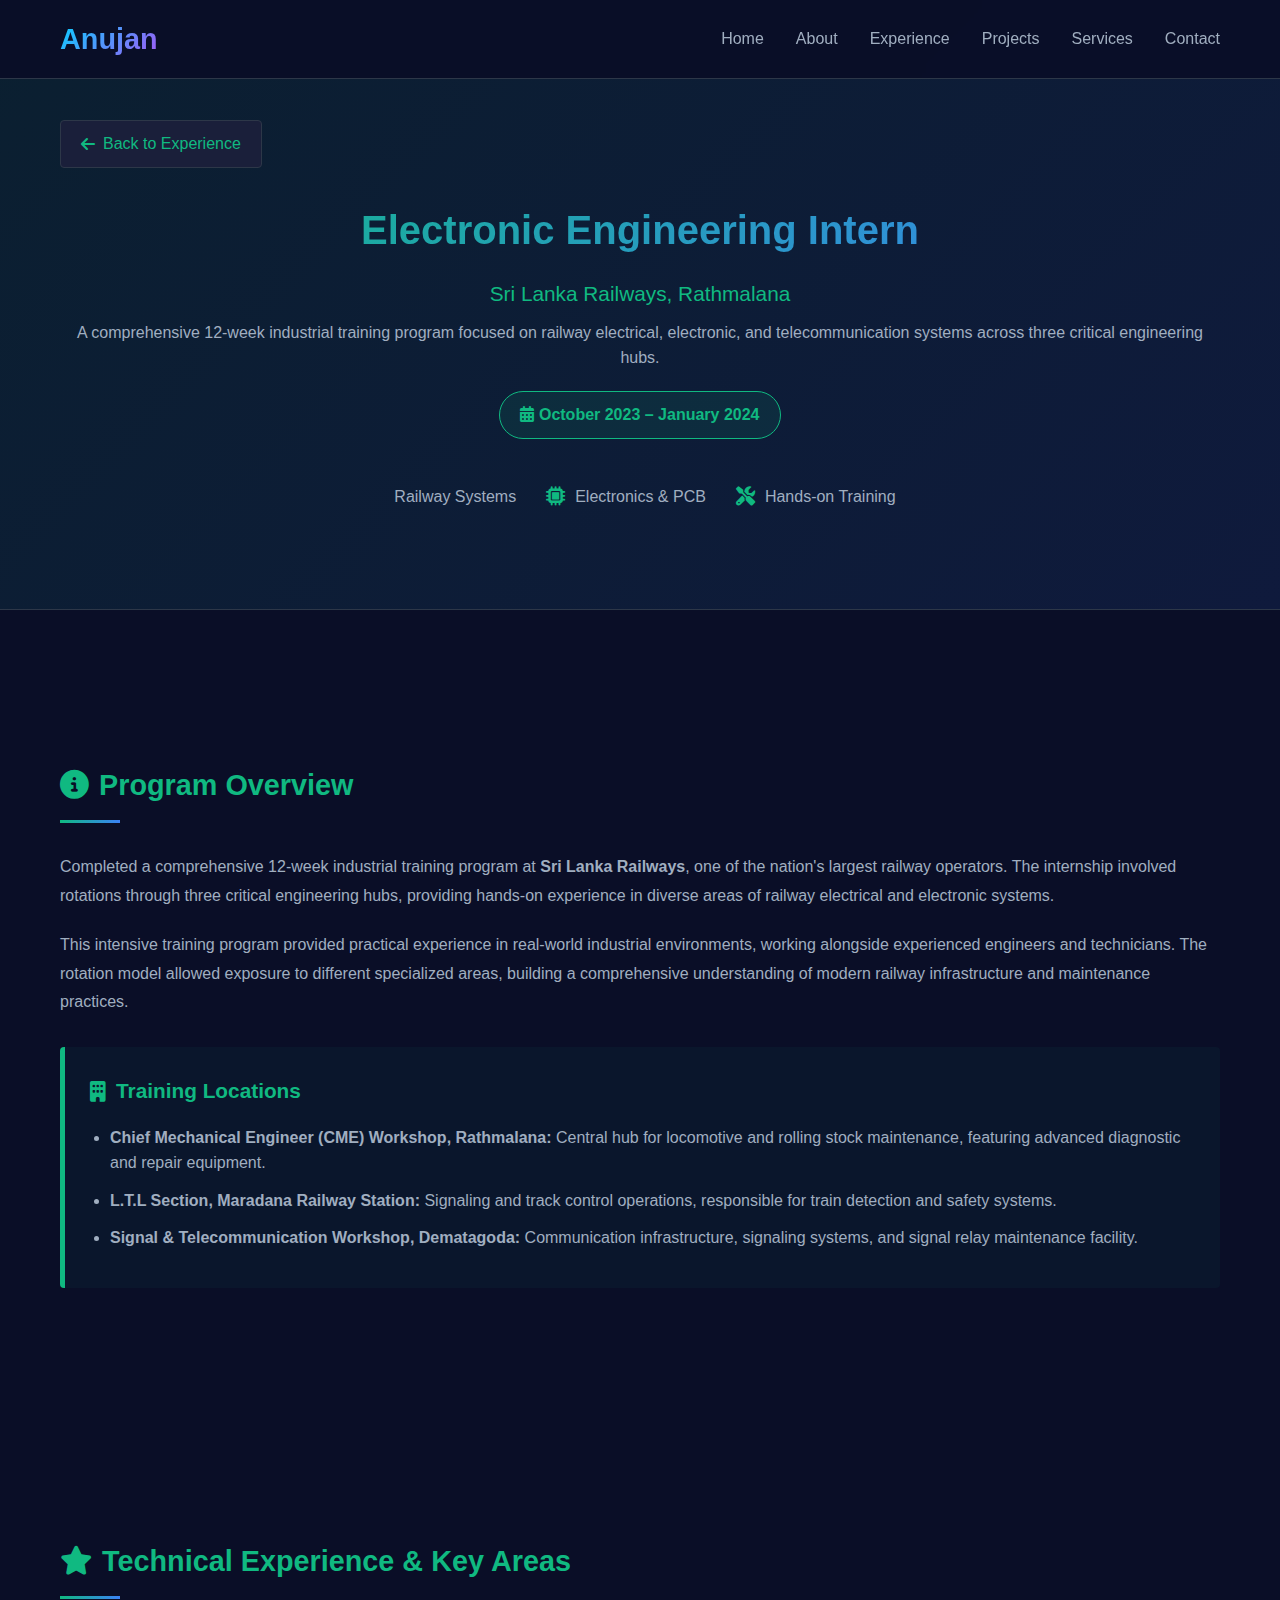
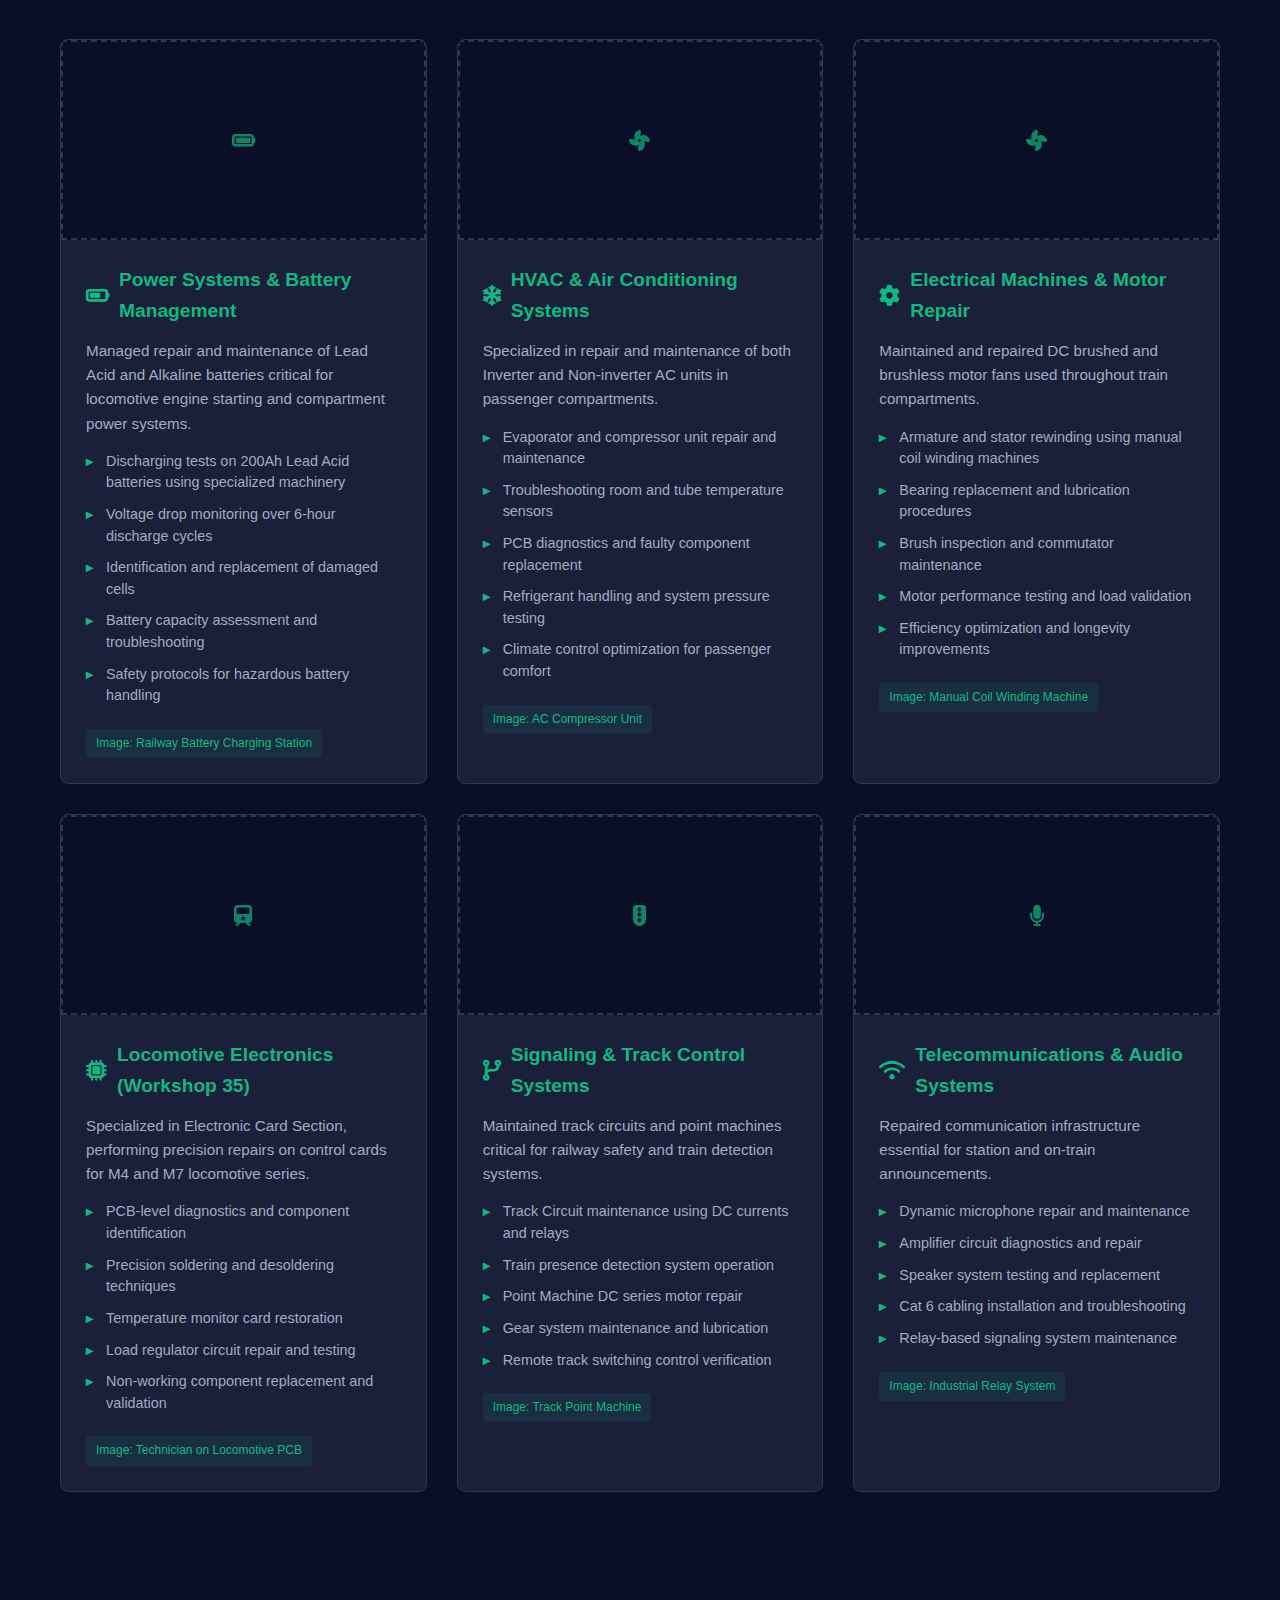
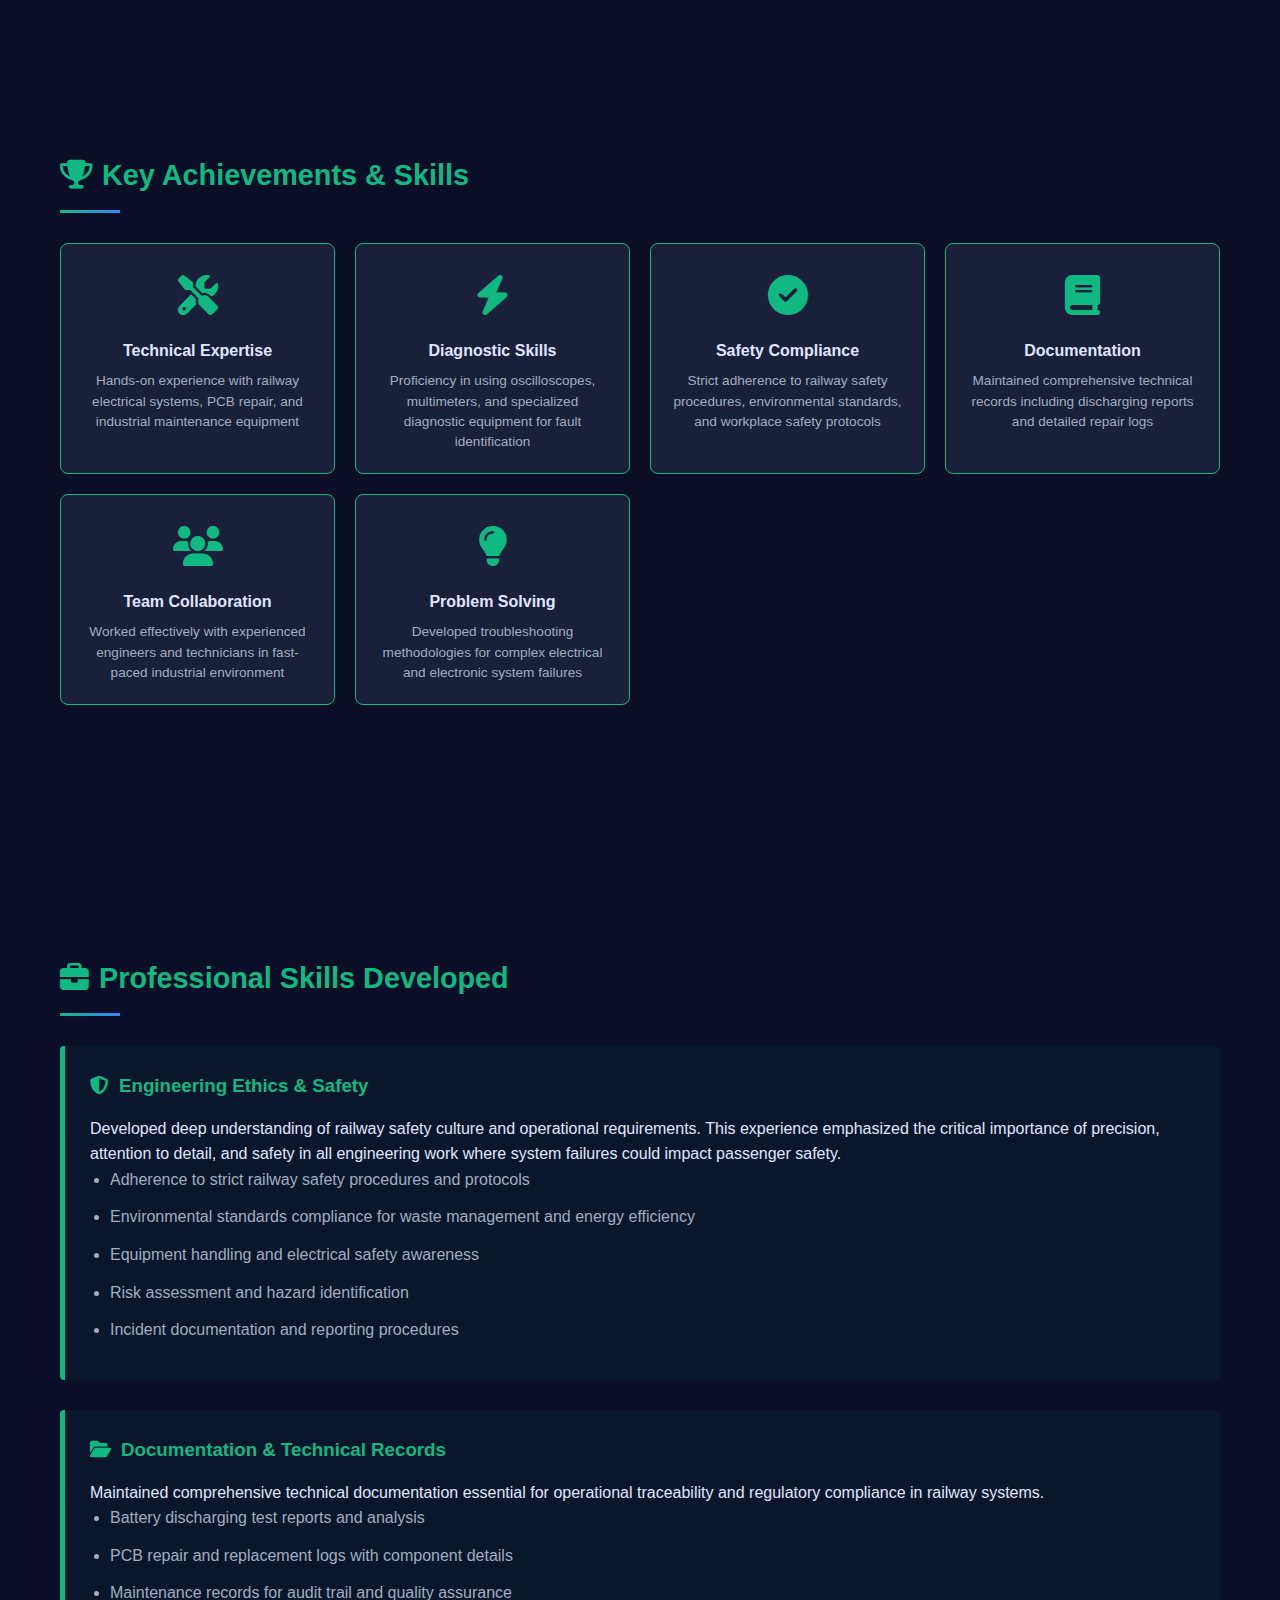
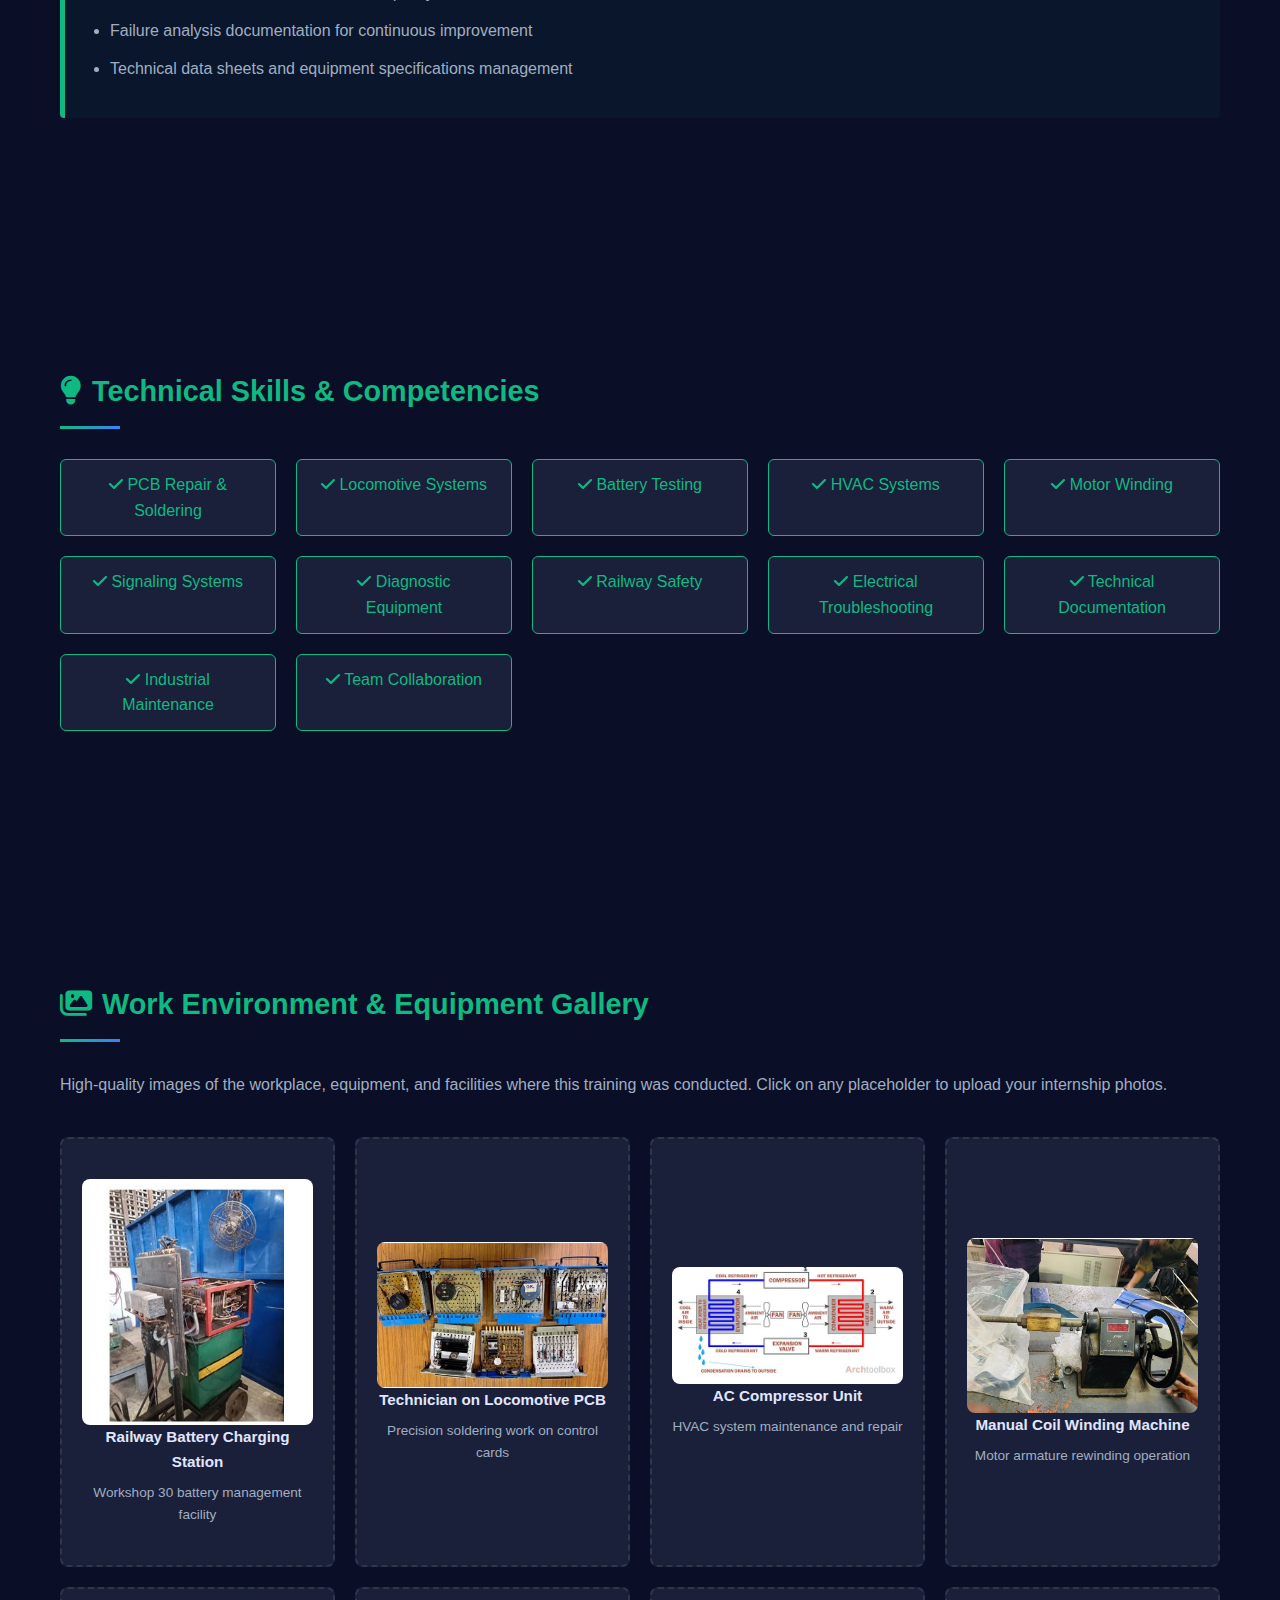
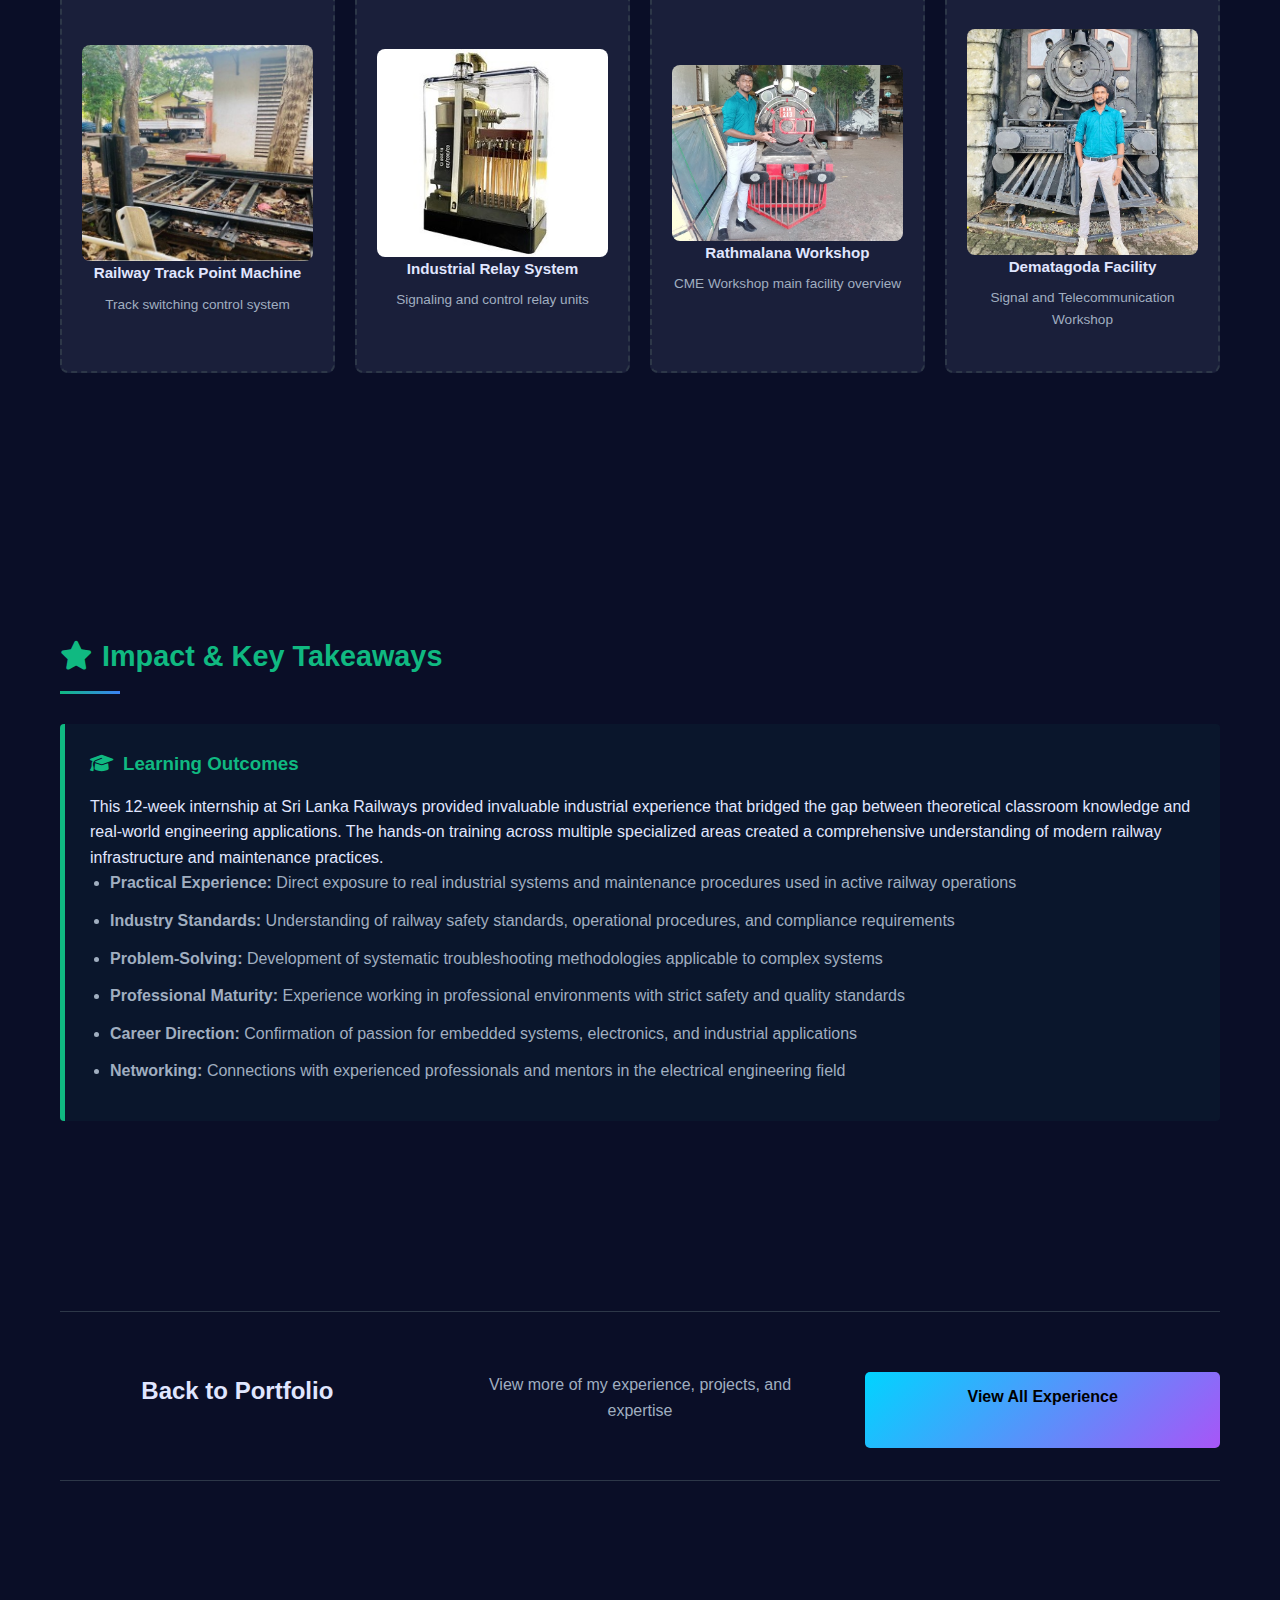
<file: Portfolio/experience-sri-lanka-railways.html>
<!DOCTYPE html>
<html lang="en">
<head>
    <meta charset="UTF-8">
    <meta name="viewport" content="width=device-width, initial-scale=1.0">
    <title>Electronic Engineering Intern - Sri Lanka Railways | Anujan Ithayarajan</title>
    <link rel="stylesheet" href="styles.css">
    <link rel="stylesheet" href="https://cdnjs.cloudflare.com/ajax/libs/font-awesome/6.4.0/css/all.min.css">
    <style>
        /* Experience Page Styles */
        .experience-header {
            padding-top: 120px;
            padding-bottom: 60px;
            background: linear-gradient(135deg, rgba(16, 185, 129, 0.1), rgba(59, 130, 246, 0.1));
            border-bottom: 1px solid var(--border-color);
        }

        .experience-hero {
            text-align: center;
            margin-bottom: 40px;
        }

        .experience-hero h1 {
            font-size: 2.5rem;
            margin-bottom: 15px;
            background: linear-gradient(135deg, #10b981, #3b82f6);
            -webkit-background-clip: text;
            -webkit-text-fill-color: transparent;
            background-clip: text;
        }

        .experience-hero .subtitle {
            font-size: 1.3rem;
            color: #10b981;
            margin-bottom: 10px;
            font-weight: 500;
        }

        .experience-hero p {
            font-size: 1rem;
            color: var(--text-secondary);
            margin-bottom: 20px;
        }

        .duration-badge {
            display: inline-block;
            background: rgba(16, 185, 129, 0.1);
            border: 1px solid #10b981;
            color: #10b981;
            padding: 10px 20px;
            border-radius: 25px;
            font-weight: 600;
            margin-bottom: 25px;
        }

        .experience-meta {
            display: flex;
            justify-content: center;
            gap: 30px;
            margin-top: 20px;
            flex-wrap: wrap;
        }

        .meta-item {
            display: flex;
            align-items: center;
            gap: 10px;
        }

        .meta-item i {
            color: #10b981;
            font-size: 1.2rem;
        }

        .meta-item span {
            color: var(--text-secondary);
        }

        /* Main Content */
        .experience-detail {
            padding: 60px 0;
        }

        .detail-section {
            margin-bottom: 60px;
        }

        .detail-section h2 {
            font-size: 1.8rem;
            margin-bottom: 30px;
            color: #10b981;
            position: relative;
            padding-bottom: 15px;
        }

        .detail-section h2::after {
            content: '';
            position: absolute;
            bottom: 0;
            left: 0;
            width: 60px;
            height: 3px;
            background: linear-gradient(90deg, #10b981, #3b82f6);
        }

        .section-content {
            color: var(--text-secondary);
            line-height: 1.8;
        }

        .section-content p {
            margin-bottom: 20px;
            font-size: 1rem;
        }

        .section-content h3 {
            color: var(--text-primary);
            margin-top: 30px;
            margin-bottom: 15px;
            font-size: 1.3rem;
        }

        /* Technical Cards Grid */
        .technical-grid {
            display: grid;
            grid-template-columns: repeat(auto-fit, minmax(300px, 1fr));
            gap: 30px;
            margin: 40px 0;
        }

        .technical-card {
            background: var(--card-bg);
            border: 1px solid var(--border-color);
            border-radius: 8px;
            overflow: hidden;
            transition: var(--transition);
        }

        .technical-card:hover {
            border-color: #10b981;
            box-shadow: 0 0 20px rgba(16, 185, 129, 0.15);
            transform: translateY(-5px);
        }

        .technical-card-image {
            width: 100%;
            height: 200px;
            background: var(--dark-bg);
            border: 2px dashed var(--border-color);
            display: flex;
            align-items: center;
            justify-content: center;
            cursor: pointer;
            transition: var(--transition);
            position: relative;
        }

        .technical-card:hover .technical-card-image {
            border-color: #10b981;
            background: rgba(16, 185, 129, 0.05);
        }

        .technical-card-image i {
            font-size: 3rem;
            color: #10b981;
            opacity: 0.7;
        }

        .technical-card-content {
            padding: 25px;
        }

        .technical-card h4 {
            color: #10b981;
            margin-bottom: 12px;
            font-size: 1.2rem;
            display: flex;
            align-items: center;
            gap: 10px;
        }

        .technical-card i {
            font-size: 1.3rem;
        }

        .technical-card p {
            color: var(--text-secondary);
            font-size: 0.95rem;
            margin-bottom: 15px;
            line-height: 1.6;
        }

        .task-list {
            list-style: none;
            padding: 0;
            margin: 0;
        }

        .task-list li {
            padding-left: 20px;
            position: relative;
            margin-bottom: 10px;
            color: var(--text-secondary);
            font-size: 0.9rem;
            line-height: 1.5;
        }

        .task-list li::before {
            content: '▸';
            position: absolute;
            left: 0;
            color: #10b981;
            font-weight: bold;
        }

        /* Workshop Overview */
        .workshop-section {
            background: rgba(16, 185, 129, 0.05);
            border-left: 5px solid #10b981;
            border-radius: 4px;
            padding: 25px;
            margin: 30px 0;
        }

        .workshop-section h3 {
            color: #10b981;
            margin-top: 0;
            margin-bottom: 15px;
            display: flex;
            align-items: center;
            gap: 10px;
        }

        .workshop-section ul {
            margin-left: 20px;
            color: var(--text-secondary);
        }

        .workshop-section li {
            margin-bottom: 12px;
            line-height: 1.6;
        }

        /* Image Gallery */
        .image-gallery {
            display: grid;
            grid-template-columns: repeat(auto-fit, minmax(250px, 1fr));
            gap: 20px;
            margin: 40px 0;
        }

        .gallery-item {
            background: var(--card-bg);
            border: 2px dashed var(--border-color);
            border-radius: 8px;
            padding: 40px 20px;
            display: flex;
            flex-direction: column;
            align-items: center;
            justify-content: center;
            min-height: 250px;
            cursor: pointer;
            transition: var(--transition);
            position: relative;
        }

        .gallery-item:hover {
            border-color: #10b981;
            background: rgba(16, 185, 129, 0.05);
        }

        .gallery-item i {
            font-size: 2.5rem;
            color: #10b981;
            margin-bottom: 12px;
            opacity: 0.7;
        }

        .gallery-item h4 {
            color: var(--text-primary);
            margin-bottom: 8px;
            text-align: center;
            font-size: 0.95rem;
        }

        .gallery-item p {
            color: var(--text-secondary);
            font-size: 0.85rem;
            text-align: center;
        }

        .upload-note {
            display: inline-block;
            background: rgba(16, 185, 129, 0.1);
            color: #10b981;
            padding: 5px 10px;
            border-radius: 3px;
            font-size: 0.75rem;
            font-weight: 500;
            margin-top: 8px;
        }

        /* Key Achievements */
        .achievement-cards {
            display: grid;
            grid-template-columns: repeat(auto-fit, minmax(220px, 1fr));
            gap: 20px;
            margin: 30px 0;
        }

        .achievement-card {
            background: var(--card-bg);
            border: 1px solid #10b981;
            border-radius: 8px;
            padding: 20px;
            text-align: center;
            transition: var(--transition);
        }

        .achievement-card:hover {
            background: rgba(16, 185, 129, 0.05);
            box-shadow: 0 0 15px rgba(16, 185, 129, 0.15);
        }

        .achievement-icon {
            font-size: 2.5rem;
            color: #10b981;
            margin-bottom: 10px;
        }

        .achievement-title {
            color: var(--text-primary);
            font-size: 1rem;
            font-weight: 600;
            margin-bottom: 8px;
        }

        .achievement-detail {
            color: var(--text-secondary);
            font-size: 0.85rem;
            line-height: 1.5;
        }

        /* Timeline */
        .experience-timeline {
            position: relative;
            padding: 30px 0;
        }

        .timeline-item-exp {
            display: grid;
            grid-template-columns: 1fr 1fr;
            gap: 40px;
            margin-bottom: 50px;
            align-items: center;
        }

        .timeline-item-exp:nth-child(even) {
            direction: rtl;
        }

        .timeline-item-exp:nth-child(even) > * {
            direction: ltr;
        }

        .timeline-content-exp {
            background: var(--card-bg);
            border: 1px solid var(--border-color);
            border-left: 4px solid #10b981;
            padding: 25px;
            border-radius: 4px;
        }

        .timeline-content-exp h4 {
            color: #10b981;
            margin-bottom: 10px;
            font-size: 1.1rem;
        }

        .timeline-content-exp p {
            color: var(--text-secondary);
            margin-bottom: 10px;
            font-size: 0.95rem;
        }

        .timeline-content-exp ul {
            margin-left: 20px;
            color: var(--text-secondary);
        }

        .timeline-content-exp li {
            margin-bottom: 8px;
            font-size: 0.9rem;
            line-height: 1.5;
        }

        /* Skills Gained */
        .skills-grid {
            display: grid;
            grid-template-columns: repeat(auto-fit, minmax(200px, 1fr));
            gap: 20px;
            margin: 30px 0;
        }

        .skill-tag {
            background: var(--card-bg);
            border: 1px solid #10b981;
            color: #10b981;
            padding: 12px 20px;
            border-radius: 6px;
            font-weight: 500;
            text-align: center;
            transition: var(--transition);
        }

        .skill-tag:hover {
            background: rgba(16, 185, 129, 0.1);
            box-shadow: 0 0 10px rgba(16, 185, 129, 0.2);
        }

        /* Back Button */
        .back-button {
            display: inline-flex;
            align-items: center;
            gap: 8px;
            margin-bottom: 30px;
            padding: 10px 20px;
            background: var(--card-bg);
            border: 1px solid var(--border-color);
            color: #10b981;
            text-decoration: none;
            border-radius: 4px;
            transition: var(--transition);
        }

        .back-button:hover {
            background: #10b981;
            color: white;
            border-color: #10b981;
        }

        /* Experience Footer */
        .experience-footer {
            margin-top: 80px;
            padding: 60px 0;
            border-top: 1px solid var(--border-color);
            text-align: center;
        }

        .footer-content h3 {
            color: var(--text-primary);
            margin-bottom: 15px;
            font-size: 1.5rem;
        }

        .footer-content p {
            color: var(--text-secondary);
            margin-bottom: 25px;
        }

        /* Responsive */
        @media (max-width: 768px) {
            .experience-header {
                padding-top: 100px;
                padding-bottom: 40px;
            }

            .experience-hero h1 {
                font-size: 1.8rem;
            }

            .experience-hero .subtitle {
                font-size: 1.1rem;
            }

            .experience-meta {
                gap: 15px;
                flex-direction: column;
            }

            .detail-section h2 {
                font-size: 1.4rem;
            }

            .technical-grid {
                grid-template-columns: 1fr;
            }

            .timeline-item-exp {
                grid-template-columns: 1fr;
            }

            .timeline-item-exp:nth-child(even) {
                direction: ltr;
            }

            .image-gallery {
                grid-template-columns: repeat(auto-fit, minmax(150px, 1fr));
            }
        }
    </style>
</head>
<body>
    <!-- Navigation -->
    <nav class="navbar">
        <div class="container">
            <div class="nav-brand">Anujan</div>
            <ul class="nav-menu">
                <li><a href="index.html#home" class="nav-link">Home</a></li>
                <li><a href="index.html#about" class="nav-link">About</a></li>
                <li><a href="index.html#experience" class="nav-link">Experience</a></li>
                <li><a href="index.html#projects" class="nav-link">Projects</a></li>
                <li><a href="index.html#services" class="nav-link">Services</a></li>
                <li><a href="index.html#contact" class="nav-link">Contact</a></li>
            </ul>
            <div class="hamburger">
                <span></span>
                <span></span>
                <span></span>
            </div>
        </div>
    </nav>

    <!-- Experience Header -->
    <header class="experience-header">
        <div class="container">
            <a href="index.html#experience" class="back-button">
                <i class="fas fa-arrow-left"></i> Back to Experience
            </a>
            <div class="experience-hero">
                <h1>Electronic Engineering Intern</h1>
                <div class="subtitle">Sri Lanka Railways, Rathmalana</div>
                <p>A comprehensive 12-week industrial training program focused on railway electrical, electronic, and telecommunication systems across three critical engineering hubs.</p>
                <div class="duration-badge">
                    <i class="fas fa-calendar-alt"></i> October 2023 – January 2024
                </div>
                <div class="experience-meta">
                    <div class="meta-item">
                        <i class="fas fa-railway"></i>
                        <span>Railway Systems</span>
                    </div>
                    <div class="meta-item">
                        <i class="fas fa-microchip"></i>
                        <span>Electronics & PCB</span>
                    </div>
                    <div class="meta-item">
                        <i class="fas fa-tools"></i>
                        <span>Hands-on Training</span>
                    </div>
                </div>
            </div>
        </div>
    </header>

    <!-- Experience Content -->
    <main class="experience-detail">
        <div class="container">
            <!-- Overview Section -->
            <section class="detail-section">
                <h2><i class="fas fa-info-circle" style="margin-right: 10px;"></i>Program Overview</h2>
                <div class="section-content">
                    <p>
                        Completed a comprehensive 12-week industrial training program at <strong>Sri Lanka Railways</strong>, one of the nation's largest railway operators. The internship involved rotations through three critical engineering hubs, providing hands-on experience in diverse areas of railway electrical and electronic systems.
                    </p>
                    <p>
                        This intensive training program provided practical experience in real-world industrial environments, working alongside experienced engineers and technicians. The rotation model allowed exposure to different specialized areas, building a comprehensive understanding of modern railway infrastructure and maintenance practices.
                    </p>

                    <div class="workshop-section">
                        <h3><i class="fas fa-building"></i> Training Locations</h3>
                        <ul>
                            <li><strong>Chief Mechanical Engineer (CME) Workshop, Rathmalana:</strong> Central hub for locomotive and rolling stock maintenance, featuring advanced diagnostic and repair equipment.</li>
                            <li><strong>L.T.L Section, Maradana Railway Station:</strong> Signaling and track control operations, responsible for train detection and safety systems.</li>
                            <li><strong>Signal & Telecommunication Workshop, Dematagoda:</strong> Communication infrastructure, signaling systems, and signal relay maintenance facility.</li>
                        </ul>
                    </div>
                </div>
            </section>

            <!-- Technical Areas Grid -->
            <section class="detail-section">
                <h2><i class="fas fa-star" style="margin-right: 10px;"></i>Technical Experience & Key Areas</h2>

                <div class="technical-grid">
                    <!-- Power Systems & Battery Management -->
                    <div class="technical-card">
                        <div class="technical-card-image">
                            <i class="fas fa-battery-full"></i>
                        </div>
                        <div class="technical-card-content">
                            <h4><i class="fas fa-battery-three-quarters"></i> Power Systems & Battery Management</h4>
                            <p>
                                Managed repair and maintenance of Lead Acid and Alkaline batteries critical for locomotive engine starting and compartment power systems.
                            </p>
                            <ul class="task-list">
                                <li>Discharging tests on 200Ah Lead Acid batteries using specialized machinery</li>
                                <li>Voltage drop monitoring over 6-hour discharge cycles</li>
                                <li>Identification and replacement of damaged cells</li>
                                <li>Battery capacity assessment and troubleshooting</li>
                                <li>Safety protocols for hazardous battery handling</li>
                            </ul>
                            <span class="upload-note" style="margin-top: 12px;">Image: Railway Battery Charging Station</span>
                        </div>
                    </div>

                    <!-- HVAC & Air Conditioning -->
                    <div class="technical-card">
                        <div class="technical-card-image">
                            <i class="fas fa-fan"></i>
                        </div>
                        <div class="technical-card-content">
                            <h4><i class="fas fa-snowflake"></i> HVAC & Air Conditioning Systems</h4>
                            <p>
                                Specialized in repair and maintenance of both Inverter and Non-inverter AC units in passenger compartments.
                            </p>
                            <ul class="task-list">
                                <li>Evaporator and compressor unit repair and maintenance</li>
                                <li>Troubleshooting room and tube temperature sensors</li>
                                <li>PCB diagnostics and faulty component replacement</li>
                                <li>Refrigerant handling and system pressure testing</li>
                                <li>Climate control optimization for passenger comfort</li>
                            </ul>
                            <span class="upload-note" style="margin-top: 12px;">Image: AC Compressor Unit</span>
                        </div>
                    </div>

                    <!-- Electrical Machines & Motors -->
                    <div class="technical-card">
                        <div class="technical-card-image">
                            <i class="fas fa-fan"></i>
                        </div>
                        <div class="technical-card-content">
                            <h4><i class="fas fa-cog"></i> Electrical Machines & Motor Repair</h4>
                            <p>
                                Maintained and repaired DC brushed and brushless motor fans used throughout train compartments.
                            </p>
                            <ul class="task-list">
                                <li>Armature and stator rewinding using manual coil winding machines</li>
                                <li>Bearing replacement and lubrication procedures</li>
                                <li>Brush inspection and commutator maintenance</li>
                                <li>Motor performance testing and load validation</li>
                                <li>Efficiency optimization and longevity improvements</li>
                            </ul>
                            <span class="upload-note" style="margin-top: 12px;">Image: Manual Coil Winding Machine</span>
                        </div>
                    </div>

                    <!-- Locomotive Electronics -->
                    <div class="technical-card">
                        <div class="technical-card-image">
                            <i class="fas fa-train"></i>
                        </div>
                        <div class="technical-card-content">
                            <h4><i class="fas fa-microchip"></i> Locomotive Electronics (Workshop 35)</h4>
                            <p>
                                Specialized in Electronic Card Section, performing precision repairs on control cards for M4 and M7 locomotive series.
                            </p>
                            <ul class="task-list">
                                <li>PCB-level diagnostics and component identification</li>
                                <li>Precision soldering and desoldering techniques</li>
                                <li>Temperature monitor card restoration</li>
                                <li>Load regulator circuit repair and testing</li>
                                <li>Non-working component replacement and validation</li>
                            </ul>
                            <span class="upload-note" style="margin-top: 12px;">Image: Technician on Locomotive PCB</span>
                        </div>
                    </div>

                    <!-- Signaling & Track Control -->
                    <div class="technical-card">
                        <div class="technical-card-image">
                            <i class="fas fa-traffic-light"></i>
                        </div>
                        <div class="technical-card-content">
                            <h4><i class="fas fa-code-branch"></i> Signaling & Track Control Systems</h4>
                            <p>
                                Maintained track circuits and point machines critical for railway safety and train detection systems.
                            </p>
                            <ul class="task-list">
                                <li>Track Circuit maintenance using DC currents and relays</li>
                                <li>Train presence detection system operation</li>
                                <li>Point Machine DC series motor repair</li>
                                <li>Gear system maintenance and lubrication</li>
                                <li>Remote track switching control verification</li>
                            </ul>
                            <span class="upload-note" style="margin-top: 12px;">Image: Track Point Machine</span>
                        </div>
                    </div>

                    <!-- Telecommunications & Audio -->
                    <div class="technical-card">
                        <div class="technical-card-image">
                            <i class="fas fa-microphone"></i>
                        </div>
                        <div class="technical-card-content">
                            <h4><i class="fas fa-wifi"></i> Telecommunications & Audio Systems</h4>
                            <p>
                                Repaired communication infrastructure essential for station and on-train announcements.
                            </p>
                            <ul class="task-list">
                                <li>Dynamic microphone repair and maintenance</li>
                                <li>Amplifier circuit diagnostics and repair</li>
                                <li>Speaker system testing and replacement</li>
                                <li>Cat 6 cabling installation and troubleshooting</li>
                                <li>Relay-based signaling system maintenance</li>
                            </ul>
                            <span class="upload-note" style="margin-top: 12px;">Image: Industrial Relay System</span>
                        </div>
                    </div>
                </div>
            </section>

            <!-- Key Achievements -->
            <section class="detail-section">
                <h2><i class="fas fa-trophy" style="margin-right: 10px;"></i>Key Achievements & Skills</h2>
                
                <div class="achievement-cards">
                    <div class="achievement-card">
                        <div class="achievement-icon">
                            <i class="fas fa-tools"></i>
                        </div>
                        <div class="achievement-title">Technical Expertise</div>
                        <div class="achievement-detail">Hands-on experience with railway electrical systems, PCB repair, and industrial maintenance equipment</div>
                    </div>
                    <div class="achievement-card">
                        <div class="achievement-icon">
                            <i class="fas fa-bolt"></i>
                        </div>
                        <div class="achievement-title">Diagnostic Skills</div>
                        <div class="achievement-detail">Proficiency in using oscilloscopes, multimeters, and specialized diagnostic equipment for fault identification</div>
                    </div>
                    <div class="achievement-card">
                        <div class="achievement-icon">
                            <i class="fas fa-check-circle"></i>
                        </div>
                        <div class="achievement-title">Safety Compliance</div>
                        <div class="achievement-detail">Strict adherence to railway safety procedures, environmental standards, and workplace safety protocols</div>
                    </div>
                    <div class="achievement-card">
                        <div class="achievement-icon">
                            <i class="fas fa-book"></i>
                        </div>
                        <div class="achievement-title">Documentation</div>
                        <div class="achievement-detail">Maintained comprehensive technical records including discharging reports and detailed repair logs</div>
                    </div>
                    <div class="achievement-card">
                        <div class="achievement-icon">
                            <i class="fas fa-users"></i>
                        </div>
                        <div class="achievement-title">Team Collaboration</div>
                        <div class="achievement-detail">Worked effectively with experienced engineers and technicians in fast-paced industrial environment</div>
                    </div>
                    <div class="achievement-card">
                        <div class="achievement-icon">
                            <i class="fas fa-lightbulb"></i>
                        </div>
                        <div class="achievement-title">Problem Solving</div>
                        <div class="achievement-detail">Developed troubleshooting methodologies for complex electrical and electronic system failures</div>
                    </div>
                </div>
            </section>

            <!-- Professional & Management Skills -->
            <section class="detail-section">
                <h2><i class="fas fa-briefcase" style="margin-right: 10px;"></i>Professional Skills Developed</h2>
                
                <div class="workshop-section">
                    <h3><i class="fas fa-shield-alt"></i> Engineering Ethics & Safety</h3>
                    <p>
                        Developed deep understanding of railway safety culture and operational requirements. This experience emphasized the critical importance of precision, attention to detail, and safety in all engineering work where system failures could impact passenger safety.
                    </p>
                    <ul>
                        <li>Adherence to strict railway safety procedures and protocols</li>
                        <li>Environmental standards compliance for waste management and energy efficiency</li>
                        <li>Equipment handling and electrical safety awareness</li>
                        <li>Risk assessment and hazard identification</li>
                        <li>Incident documentation and reporting procedures</li>
                    </ul>
                </div>

                <div class="workshop-section">
                    <h3><i class="fas fa-folder-open"></i> Documentation & Technical Records</h3>
                    <p>
                        Maintained comprehensive technical documentation essential for operational traceability and regulatory compliance in railway systems.
                    </p>
                    <ul>
                        <li>Battery discharging test reports and analysis</li>
                        <li>PCB repair and replacement logs with component details</li>
                        <li>Maintenance records for audit trail and quality assurance</li>
                        <li>Failure analysis documentation for continuous improvement</li>
                        <li>Technical data sheets and equipment specifications management</li>
                    </ul>
                </div>
            </section>

            <!-- Skills Gained -->
            <section class="detail-section">
                <h2><i class="fas fa-lightbulb" style="margin-right: 10px;"></i>Technical Skills & Competencies</h2>
                
                <div class="skills-grid">
                    <div class="skill-tag"><i class="fas fa-check"></i> PCB Repair & Soldering</div>
                    <div class="skill-tag"><i class="fas fa-check"></i> Locomotive Systems</div>
                    <div class="skill-tag"><i class="fas fa-check"></i> Battery Testing</div>
                    <div class="skill-tag"><i class="fas fa-check"></i> HVAC Systems</div>
                    <div class="skill-tag"><i class="fas fa-check"></i> Motor Winding</div>
                    <div class="skill-tag"><i class="fas fa-check"></i> Signaling Systems</div>
                    <div class="skill-tag"><i class="fas fa-check"></i> Diagnostic Equipment</div>
                    <div class="skill-tag"><i class="fas fa-check"></i> Railway Safety</div>
                    <div class="skill-tag"><i class="fas fa-check"></i> Electrical Troubleshooting</div>
                    <div class="skill-tag"><i class="fas fa-check"></i> Technical Documentation</div>
                    <div class="skill-tag"><i class="fas fa-check"></i> Industrial Maintenance</div>
                    <div class="skill-tag"><i class="fas fa-check"></i> Team Collaboration</div>
                </div>
            </section>

            <!-- Gallery Section -->
            <section class="detail-section">
                <h2><i class="fas fa-images" style="margin-right: 10px;"></i>Work Environment & Equipment Gallery</h2>
                <p style="color: var(--text-secondary); margin-bottom: 30px;">
                    High-quality images of the workplace, equipment, and facilities where this training was conducted. Click on any placeholder to upload your internship photos.
                </p>

                <div class="image-gallery">
                    <div class="gallery-item">
                        <img src="images/SLR_01.jpg" alt="Railway Battery Charging Station" style="width: 100%; border-radius: 8px; display: block;">
                        <h4>Railway Battery Charging Station</h4>
                        <p>Workshop 30 battery management facility</p>
                        
                    </div>

                    <div class="gallery-item">
                        <img src="images/SLR_02.jpg" alt="Locomotive PCB" style="width: 100%; border-radius: 8px; display: block;">
                        <h4>Technician on Locomotive PCB</h4>
                        <p>Precision soldering work on control cards</p>
                        
                    </div>

                    <div class="gallery-item">
                        <img src="images/SLR_03.jpg" alt="AC Compressor Unit" style="width: 100%; border-radius: 8px; display: block;">
                        <h4>AC Compressor Unit</h4>
                        <p>HVAC system maintenance and repair</p>
                       
                    </div>

                    <div class="gallery-item">
                        <img src="images/SLR_04.jpg" alt="Manual Coil Winding Machine" style="width: 100%; border-radius: 8px; display: block;">
                        <h4>Manual Coil Winding Machine</h4>
                        <p>Motor armature rewinding operation</p>
                     
                    </div>

                    <div class="gallery-item">
                        <img src="images/SLR_05.jpg" alt="Railway Track Point Machine" style="width: 100%; border-radius: 8px; display: block;">
                        <h4>Railway Track Point Machine</h4>
                        <p>Track switching control system</p>
                        
                    </div>

                    <div class="gallery-item">
                        <img src="images/SLR_06.jpg" alt="Industrial Relay System" style="width: 100%; border-radius: 8px; display: block;">
                        <h4>Industrial Relay System</h4>
                        <p>Signaling and control relay units</p>
                      
                    </div>

                    <div class="gallery-item">
                        <img src="images/SLR_07.jpg" alt="Rathmalana Workshop" style="width: 100%; border-radius: 8px; display: block;">
                        <h4>Rathmalana Workshop</h4>
                        <p>CME Workshop main facility overview</p>
                    
                    </div>

                    <div class="gallery-item">
                        <img src="images/SLR_08.jpg" alt="Dematagoda Facility" style="width: 100%; border-radius: 8px; display: block;">
                        <h4>Dematagoda Facility</h4>
                        <p>Signal and Telecommunication Workshop</p>
                  
                    </div>
                </div>
            </section>

            <!-- Impact & Takeaways -->
            <section class="detail-section">
                <h2><i class="fas fa-star" style="margin-right: 10px;"></i>Impact & Key Takeaways</h2>
                
                <div class="workshop-section">
                    <h3><i class="fas fa-graduation-cap"></i> Learning Outcomes</h3>
                    <p>
                        This 12-week internship at Sri Lanka Railways provided invaluable industrial experience that bridged the gap between theoretical classroom knowledge and real-world engineering applications. The hands-on training across multiple specialized areas created a comprehensive understanding of modern railway infrastructure and maintenance practices.
                    </p>
                    <ul>
                        <li><strong>Practical Experience:</strong> Direct exposure to real industrial systems and maintenance procedures used in active railway operations</li>
                        <li><strong>Industry Standards:</strong> Understanding of railway safety standards, operational procedures, and compliance requirements</li>
                        <li><strong>Problem-Solving:</strong> Development of systematic troubleshooting methodologies applicable to complex systems</li>
                        <li><strong>Professional Maturity:</strong> Experience working in professional environments with strict safety and quality standards</li>
                        <li><strong>Career Direction:</strong> Confirmation of passion for embedded systems, electronics, and industrial applications</li>
                        <li><strong>Networking:</strong> Connections with experienced professionals and mentors in the electrical engineering field</li>
                    </ul>
                </div>
            </section>

            <!-- Experience Footer -->
            <section class="experience-footer">
                <div class="footer-content">
                    <h3>Back to Portfolio</h3>
                    <p>View more of my experience, projects, and expertise</p>
                    <a href="index.html#experience" class="btn btn-primary">View All Experience</a>
                </div>
            </section>
        </div>
    </main>

    <script src="script.js"></script>
</body>
</html>
</file>
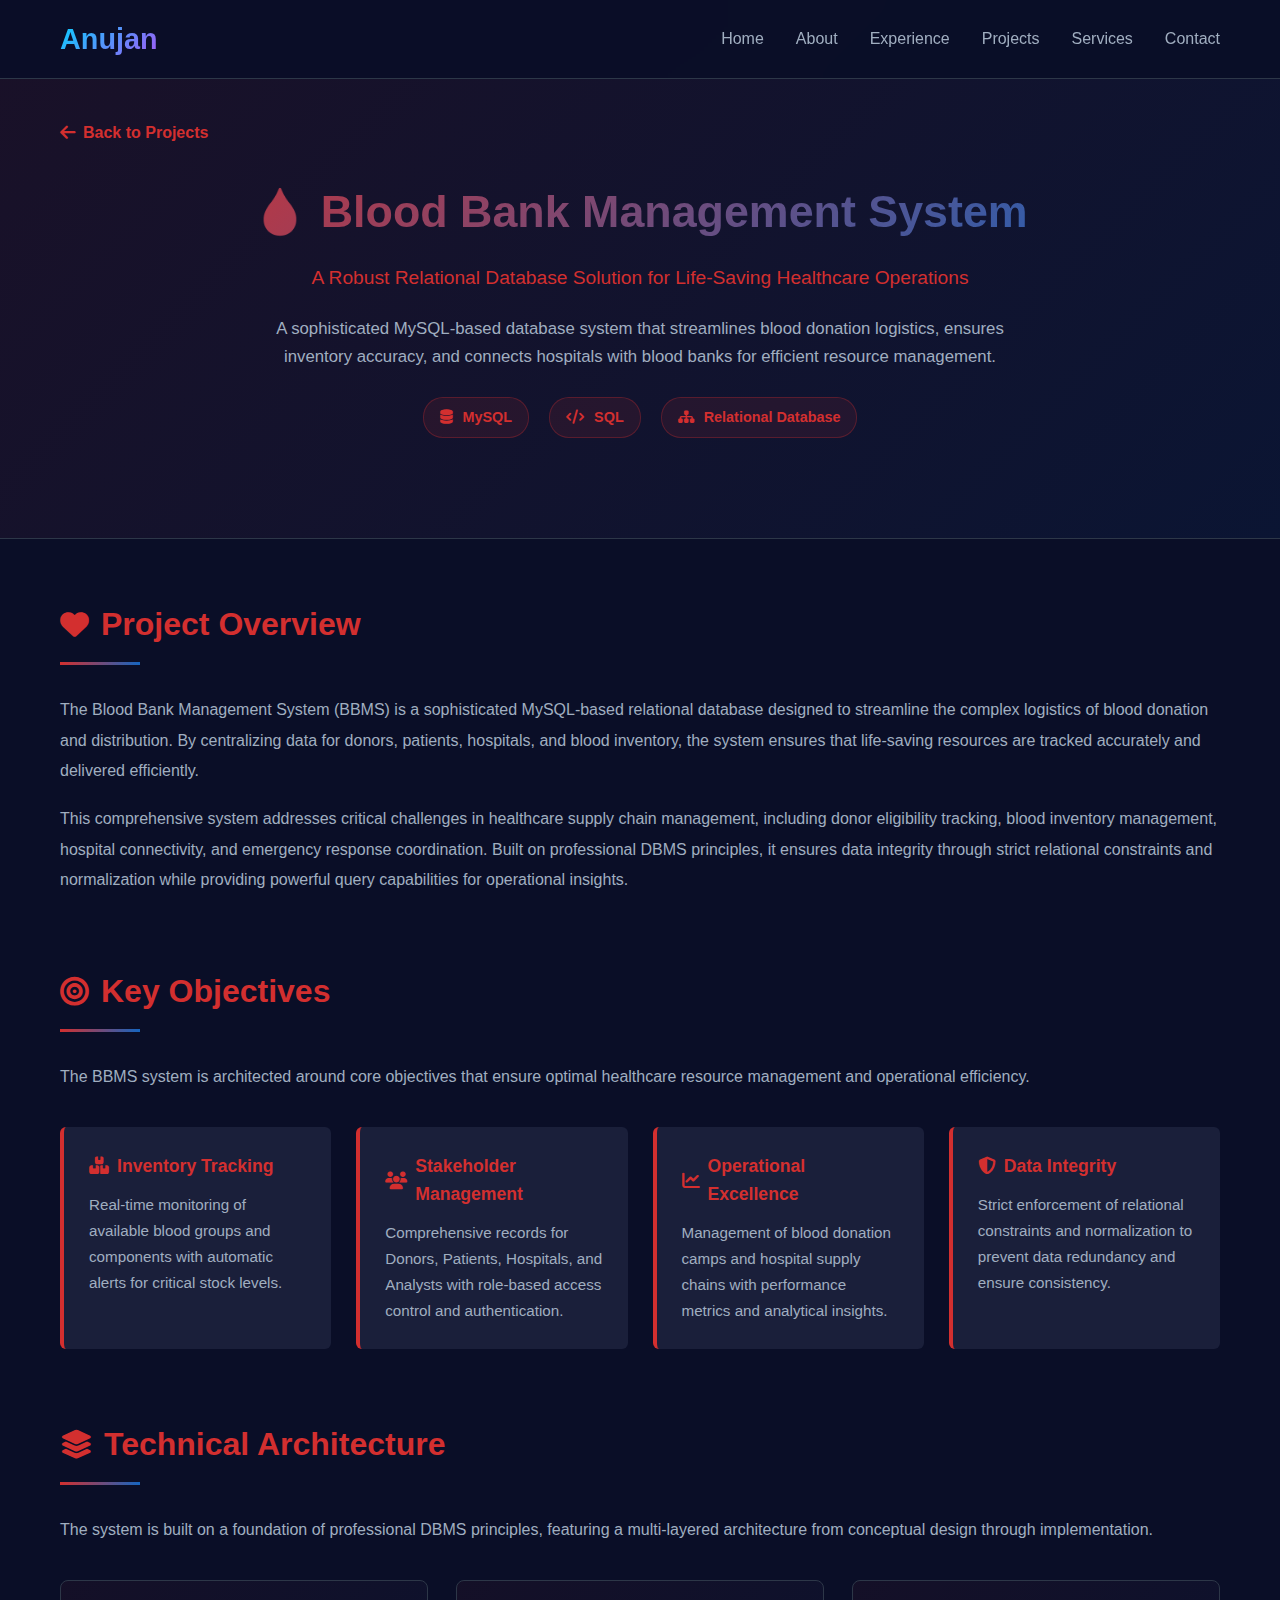
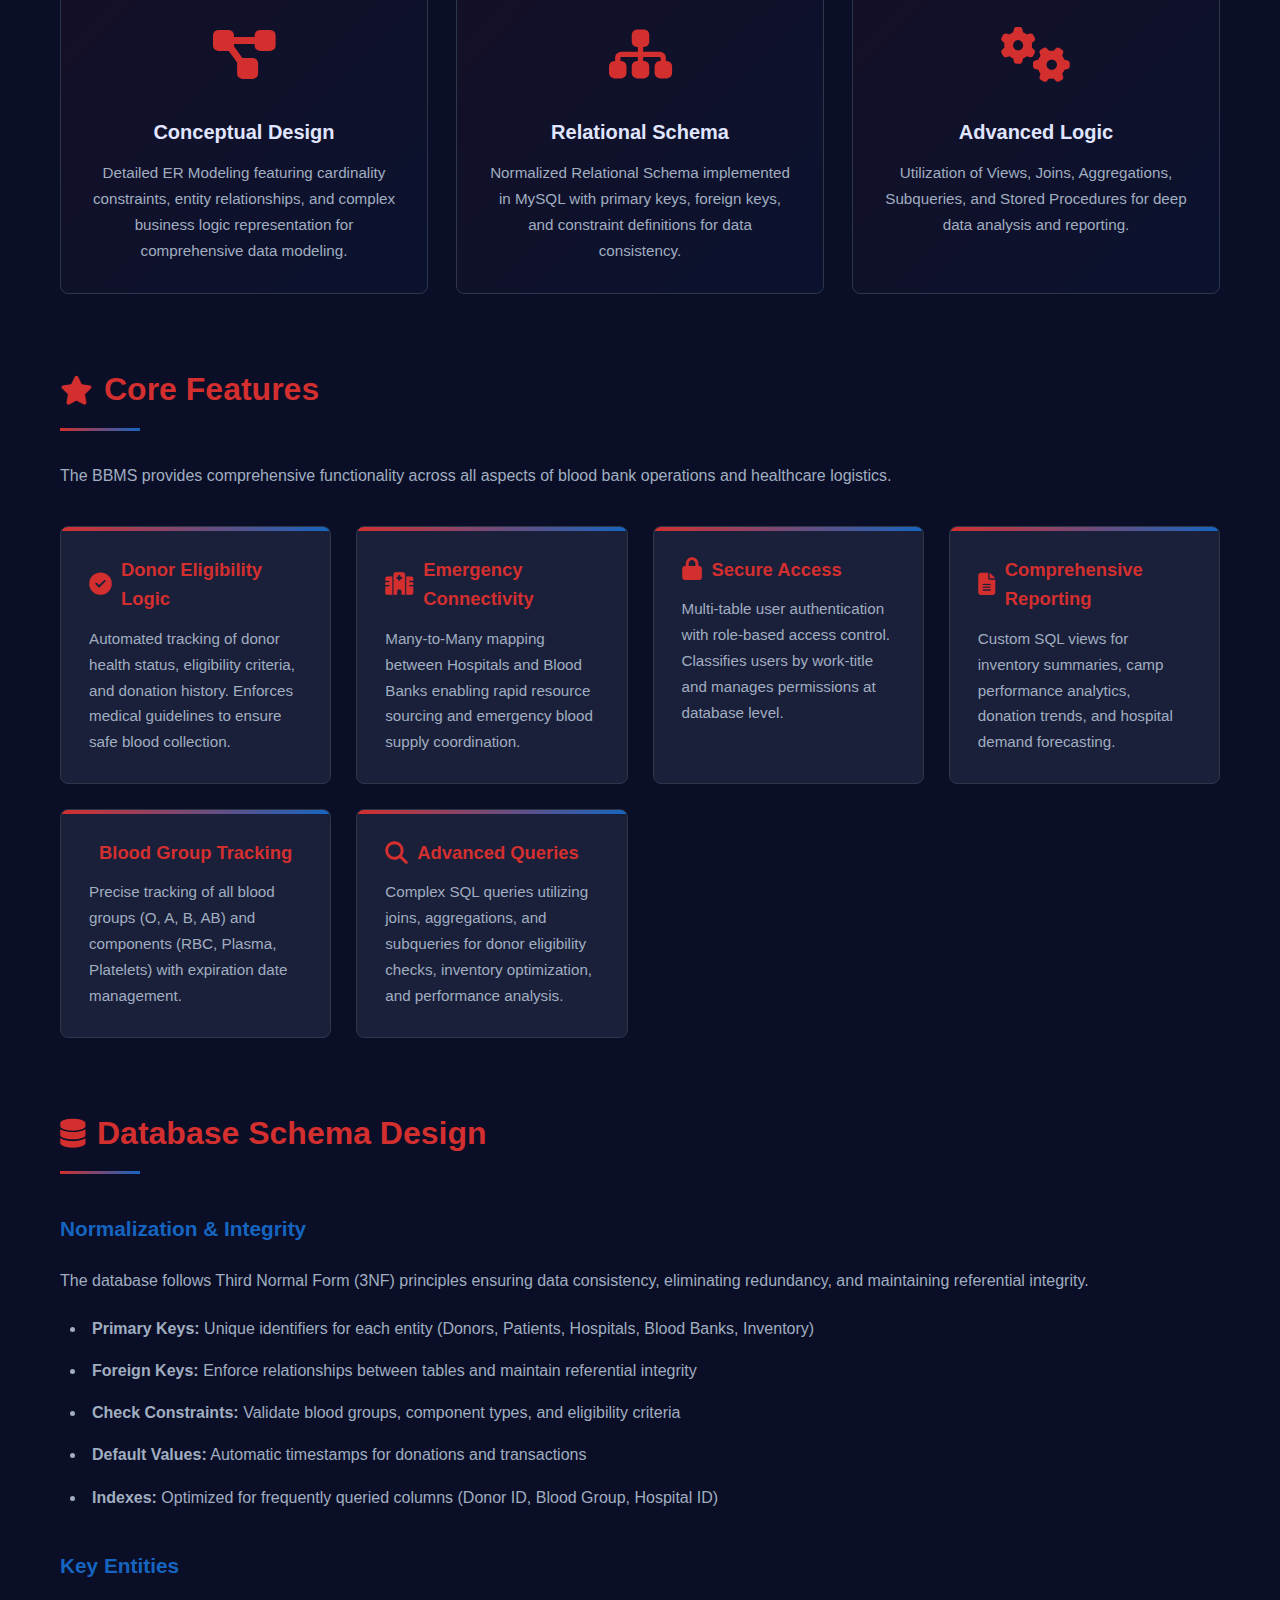
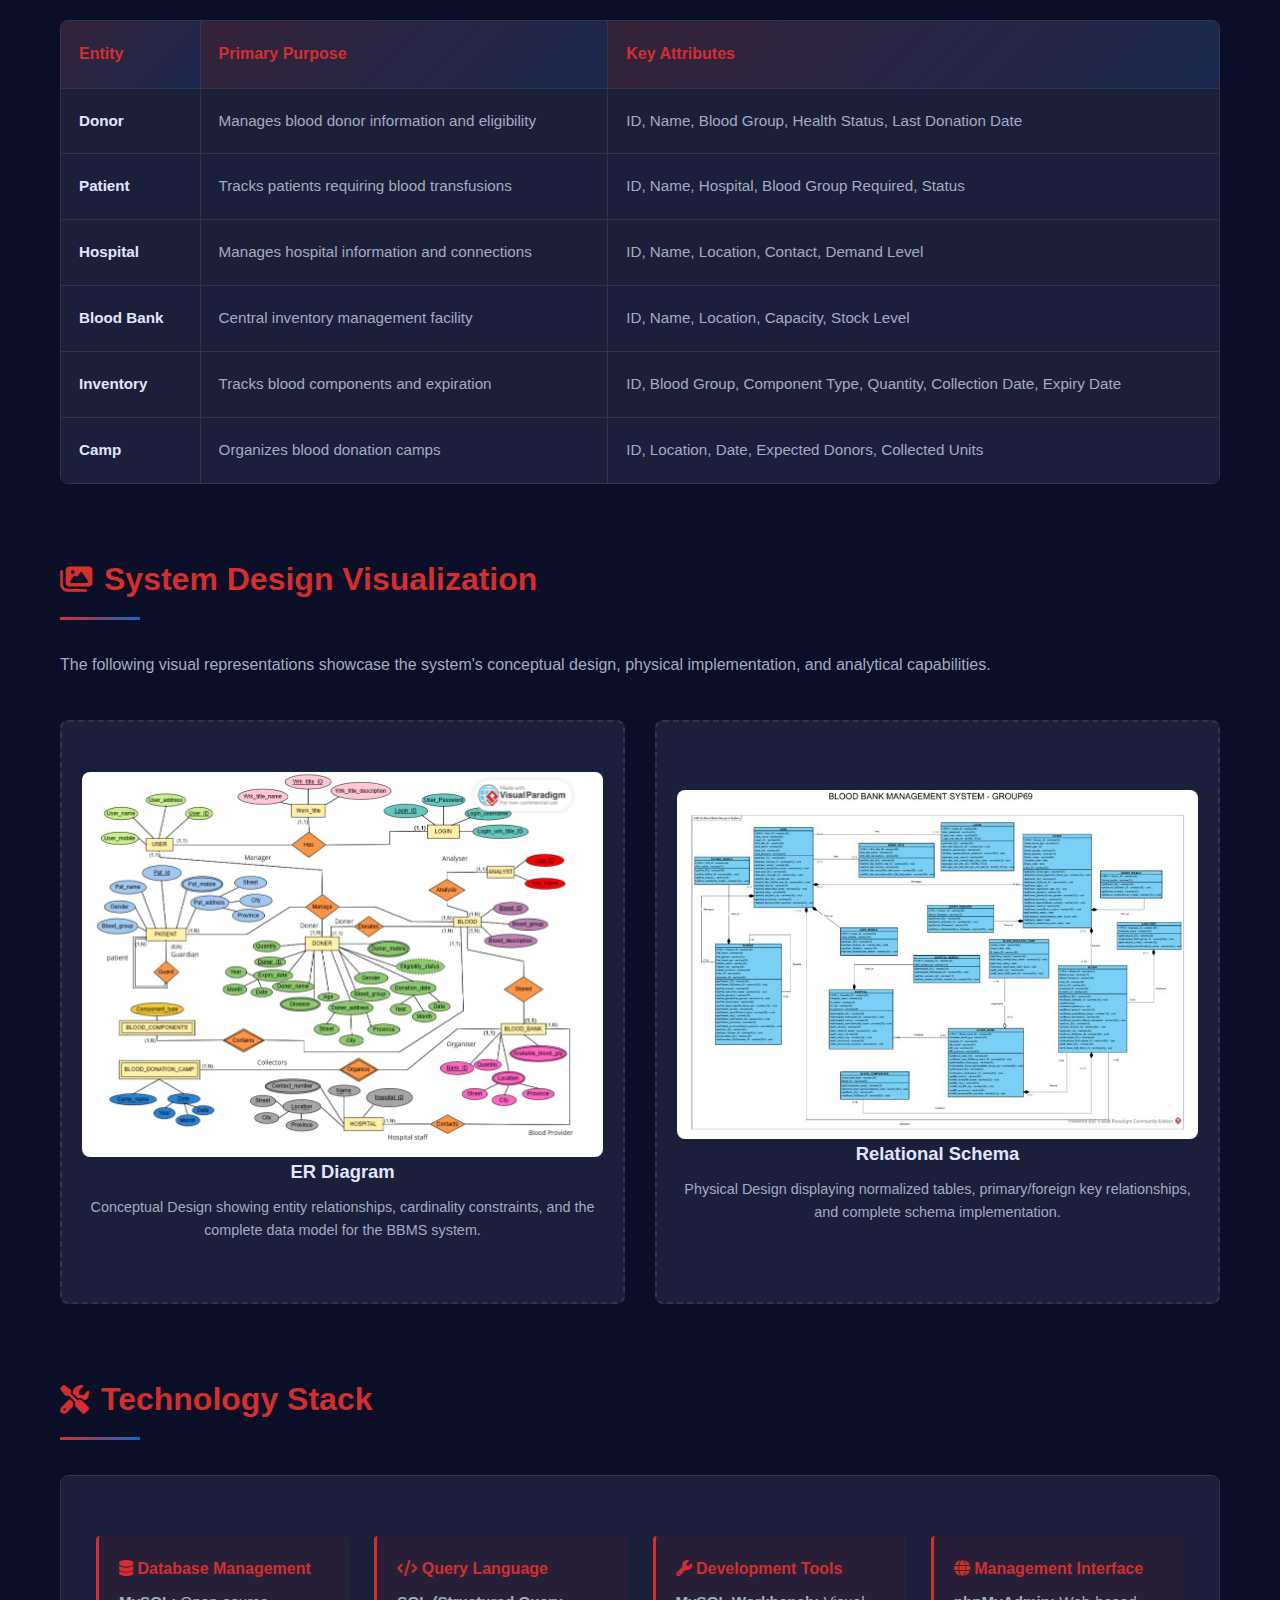
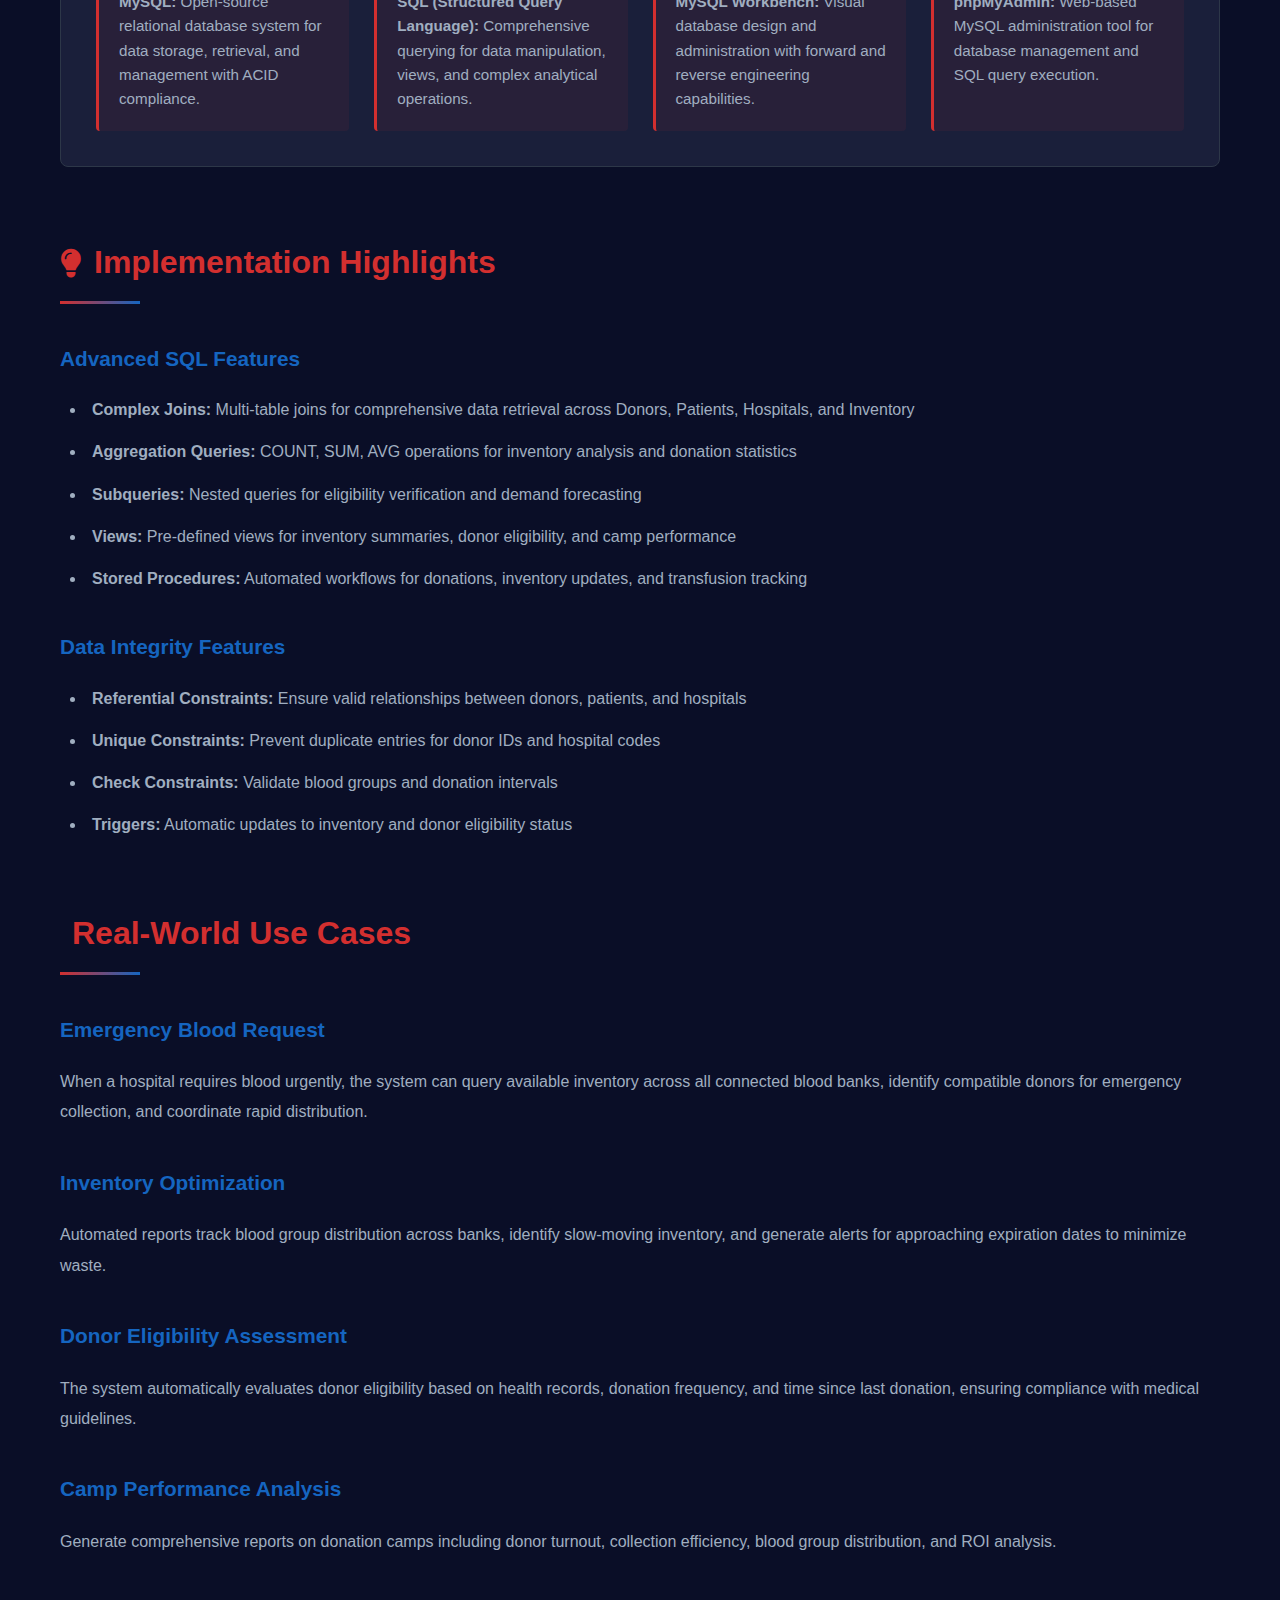
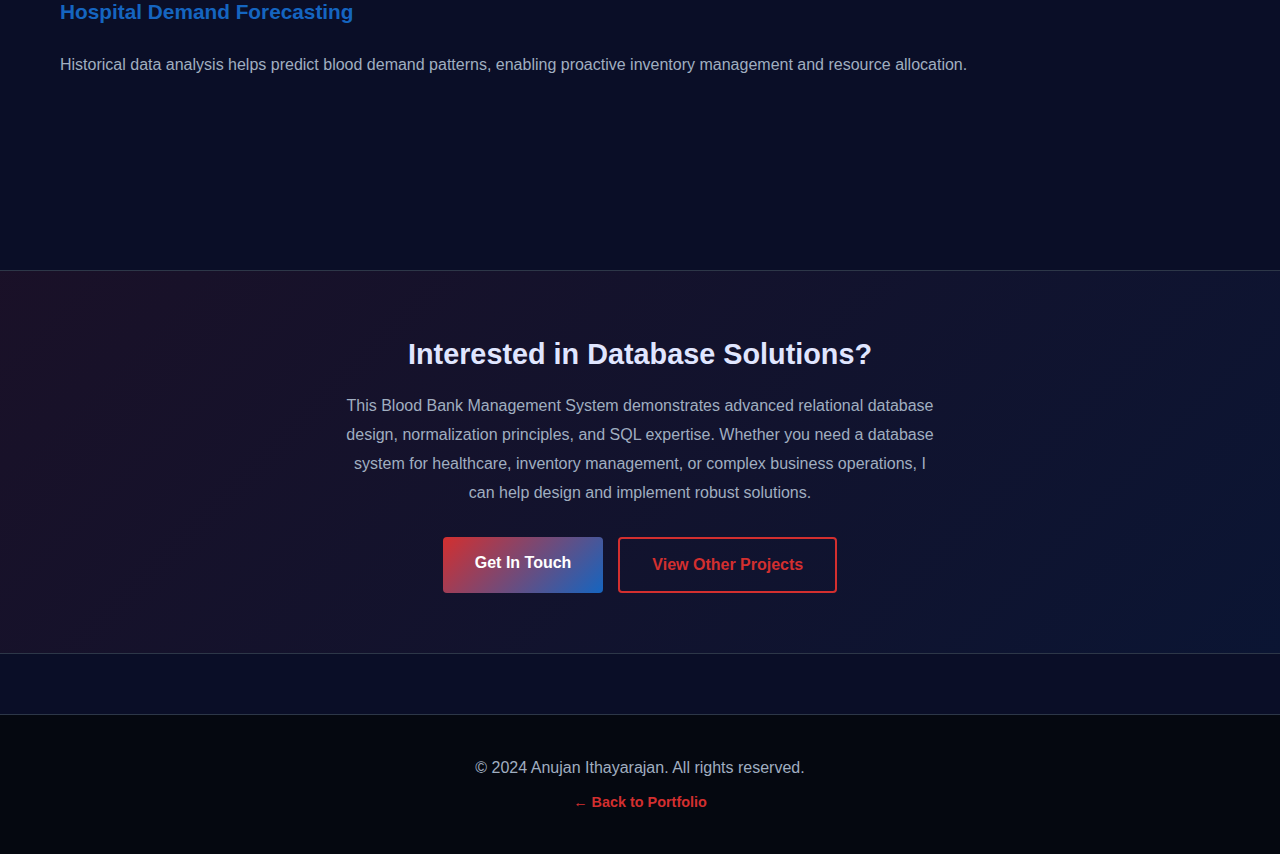
<file: Portfolio/project-bbms.html>
<!DOCTYPE html>
<html lang="en">
<head>
    <meta charset="UTF-8">
    <meta name="viewport" content="width=device-width, initial-scale=1.0">
    <title>Blood Bank Management System (BBMS) | Relational Database Solution | Anujan Ithayarajan</title>
    <link rel="stylesheet" href="styles.css">
    <link rel="stylesheet" href="https://cdnjs.cloudflare.com/ajax/libs/font-awesome/6.4.0/css/all.min.css">
    <style>
        /* Medical/Healthcare Theme for BBMS Project */
        :root {
            --medical-red: #D32F2F;
            --medical-blue: #1565C0;
            --medical-light: #F5F5F5;
            --medical-dark: #212121;
        }

        /* Project Header - Medical Theme */
        .project-header {
            padding-top: 120px;
            padding-bottom: 60px;
            background: linear-gradient(135deg, rgba(211, 47, 47, 0.08), rgba(21, 101, 192, 0.08));
            border-bottom: 1px solid var(--border-color);
        }

        .project-hero {
            text-align: center;
            margin-bottom: 40px;
        }

        .project-hero h1 {
            font-size: 2.8rem;
            margin-bottom: 15px;
            background: linear-gradient(135deg, #D32F2F, #1565C0);
            -webkit-background-clip: text;
            -webkit-text-fill-color: transparent;
            background-clip: text;
            font-weight: 700;
        }

        .project-hero .tagline {
            font-size: 1.2rem;
            color: #D32F2F;
            font-weight: 500;
            margin-bottom: 20px;
        }

        .project-hero p {
            font-size: 1.05rem;
            color: var(--text-secondary);
            max-width: 750px;
            margin: 0 auto;
            line-height: 1.7;
        }

        .project-meta {
            display: flex;
            justify-content: center;
            gap: 20px;
            margin-top: 25px;
            flex-wrap: wrap;
        }

        .badge {
            display: inline-block;
            background: rgba(211, 47, 47, 0.1);
            color: #D32F2F;
            padding: 8px 16px;
            border-radius: 20px;
            border: 1px solid rgba(211, 47, 47, 0.3);
            font-size: 0.9rem;
            font-weight: 600;
            transition: var(--transition);
        }

        .badge:hover {
            background: rgba(211, 47, 47, 0.2);
            border-color: #D32F2F;
            transform: translateY(-2px);
        }

        .badge i {
            margin-right: 6px;
        }

        /* Main Content */
        .project-detail {
            padding: 60px 0;
        }

        .detail-section {
            margin-bottom: 70px;
        }

        .detail-section h2 {
            font-size: 2rem;
            margin-bottom: 30px;
            color: #D32F2F;
            position: relative;
            padding-bottom: 15px;
            display: flex;
            align-items: center;
            gap: 12px;
        }

        .detail-section h2 i {
            font-size: 1.8rem;
        }

        .detail-section h2::after {
            content: '';
            position: absolute;
            bottom: 0;
            left: 0;
            width: 80px;
            height: 3px;
            background: linear-gradient(90deg, #D32F2F, #1565C0);
        }

        .section-content {
            color: var(--text-secondary);
            line-height: 1.9;
        }

        .section-content p {
            margin-bottom: 18px;
            font-size: 1rem;
        }

        .section-content h3 {
            color: var(--text-primary);
            margin-top: 35px;
            margin-bottom: 18px;
            font-size: 1.3rem;
            font-weight: 600;
            color: #1565C0;
        }

        .section-content ul {
            list-style-position: inside;
            margin-left: 10px;
        }

        .section-content li {
            margin-bottom: 15px;
            color: var(--text-secondary);
            line-height: 1.7;
        }

        /* Objectives Grid */
        .objectives-grid {
            display: grid;
            grid-template-columns: repeat(auto-fit, minmax(260px, 1fr));
            gap: 25px;
            margin: 35px 0;
        }

        .objective-card {
            background: var(--card-bg);
            border-left: 4px solid #D32F2F;
            padding: 25px;
            border-radius: 6px;
            transition: var(--transition);
            position: relative;
        }

        .objective-card:hover {
            transform: translateY(-5px);
            box-shadow: 0 8px 25px rgba(211, 47, 47, 0.1);
        }

        .objective-card h4 {
            color: #D32F2F;
            margin-bottom: 12px;
            font-size: 1.1rem;
            display: flex;
            align-items: center;
            gap: 8px;
        }

        .objective-card p {
            color: var(--text-secondary);
            font-size: 0.95rem;
            line-height: 1.7;
            margin: 0;
        }

        /* Features Grid */
        .features-grid {
            display: grid;
            grid-template-columns: repeat(auto-fit, minmax(270px, 1fr));
            gap: 25px;
            margin: 35px 0;
        }

        .feature-card {
            background: var(--card-bg);
            border: 1px solid var(--border-color);
            border-radius: 8px;
            padding: 28px;
            transition: var(--transition);
            position: relative;
            overflow: hidden;
        }

        .feature-card::before {
            content: '';
            position: absolute;
            top: 0;
            left: 0;
            width: 100%;
            height: 4px;
            background: linear-gradient(90deg, #D32F2F, #1565C0);
        }

        .feature-card:hover {
            border-color: #D32F2F;
            transform: translateY(-8px);
            box-shadow: 0 15px 40px rgba(211, 47, 47, 0.15);
        }

        .feature-card h4 {
            color: #D32F2F;
            margin-bottom: 12px;
            display: flex;
            align-items: center;
            gap: 10px;
            font-size: 1.15rem;
            font-weight: 600;
        }

        .feature-card i {
            font-size: 1.4rem;
        }

        .feature-card p {
            color: var(--text-secondary);
            font-size: 0.95rem;
            line-height: 1.7;
            margin: 0;
        }

        /* Architecture Components */
        .architecture-grid {
            display: grid;
            grid-template-columns: repeat(auto-fit, minmax(300px, 1fr));
            gap: 28px;
            margin: 35px 0;
        }

        .architecture-card {
            background: linear-gradient(135deg, rgba(211, 47, 47, 0.05), rgba(21, 101, 192, 0.05));
            border: 1px solid var(--border-color);
            border-radius: 8px;
            padding: 30px;
            text-align: center;
            transition: var(--transition);
        }

        .architecture-card:hover {
            border-color: #D32F2F;
            box-shadow: 0 10px 30px rgba(211, 47, 47, 0.1);
        }

        .architecture-icon {
            font-size: 3.5rem;
            color: #D32F2F;
            margin-bottom: 15px;
            display: inline-block;
        }

        .architecture-card h4 {
            color: var(--text-primary);
            margin-bottom: 12px;
            font-size: 1.25rem;
            font-weight: 600;
        }

        .architecture-card p {
            color: var(--text-secondary);
            font-size: 0.95rem;
            line-height: 1.7;
            margin: 0;
        }

        /* Image Gallery */
        .image-grid {
            display: grid;
            grid-template-columns: repeat(auto-fit, minmax(320px, 1fr));
            gap: 30px;
            margin: 40px 0;
        }

        .image-placeholder-box {
            background: var(--card-bg);
            border: 2px dashed var(--border-color);
            border-radius: 8px;
            padding: 50px 20px;
            display: flex;
            flex-direction: column;
            align-items: center;
            justify-content: center;
            min-height: 360px;
            cursor: pointer;
            transition: var(--transition);
            position: relative;
        }

        .image-placeholder-box::before {
            content: '';
            position: absolute;
            top: 0;
            left: 0;
            right: 0;
            height: 3px;
            background: linear-gradient(90deg, #D32F2F, #1565C0);
            opacity: 0;
            transition: opacity 0.3s ease;
        }

        .image-placeholder-box:hover {
            border-color: #D32F2F;
            background: rgba(211, 47, 47, 0.05);
        }

        .image-placeholder-box:hover::before {
            opacity: 1;
        }

        .image-placeholder-box i {
            font-size: 3.5rem;
            color: #D32F2F;
            margin-bottom: 15px;
            opacity: 0.8;
        }

        .image-placeholder-box h4 {
            color: var(--text-primary);
            margin-bottom: 10px;
            text-align: center;
            font-weight: 600;
            font-size: 1.15rem;
        }

        .image-placeholder-box p {
            color: var(--text-secondary);
            font-size: 0.9rem;
            text-align: center;
            margin-bottom: 10px;
            line-height: 1.6;
        }

        .upload-note {
            display: inline-block;
            background: rgba(211, 47, 47, 0.1);
            color: #D32F2F;
            padding: 8px 15px;
            border-radius: 4px;
            font-size: 0.85rem;
            margin-top: 10px;
            border: 1px solid rgba(211, 47, 47, 0.2);
        }

        /* Tech Stack Section */
        .tech-stack-container {
            background: var(--card-bg);
            border: 1px solid var(--border-color);
            border-radius: 8px;
            padding: 35px;
            margin: 35px 0;
        }

        .tech-stack-grid {
            display: grid;
            grid-template-columns: repeat(auto-fit, minmax(250px, 1fr));
            gap: 25px;
            margin-top: 25px;
        }

        .tech-item {
            background: rgba(211, 47, 47, 0.08);
            border-left: 3px solid #D32F2F;
            padding: 20px;
            border-radius: 4px;
        }

        .tech-item h5 {
            color: #D32F2F;
            margin-bottom: 8px;
            font-size: 1rem;
            font-weight: 600;
        }

        .tech-item p {
            color: var(--text-secondary);
            font-size: 0.95rem;
            margin: 0;
            line-height: 1.6;
        }

        /* Specifications Table */
        .specs-table {
            width: 100%;
            border-collapse: collapse;
            margin: 35px 0;
            background: var(--card-bg);
            border-radius: 8px;
            overflow: hidden;
        }

        .specs-table th {
            background: linear-gradient(135deg, rgba(211, 47, 47, 0.15), rgba(21, 101, 192, 0.15));
            border: 1px solid var(--border-color);
            padding: 18px;
            text-align: left;
            color: #D32F2F;
            font-weight: 700;
            font-size: 1rem;
        }

        .specs-table td {
            border: 1px solid var(--border-color);
            padding: 18px;
            color: var(--text-secondary);
            font-size: 0.95rem;
        }

        .specs-table tr:nth-child(even) {
            background: rgba(211, 47, 47, 0.02);
        }

        .specs-table strong {
            color: var(--text-primary);
        }

        /* Responsive Design */
        @media (max-width: 768px) {
            .project-hero h1 {
                font-size: 2rem;
            }

            .project-hero .tagline {
                font-size: 1rem;
            }

            .detail-section h2 {
                font-size: 1.6rem;
            }

            .objectives-grid,
            .features-grid,
            .architecture-grid,
            .tech-stack-grid,
            .image-grid {
                grid-template-columns: 1fr;
            }

            .project-meta {
                flex-direction: column;
                align-items: center;
            }

            .badge {
                width: 100%;
                justify-content: center;
            }
        }

        /* Back Button */
        .back-button {
            display: inline-flex;
            align-items: center;
            gap: 8px;
            color: #D32F2F;
            text-decoration: none;
            margin-bottom: 30px;
            transition: var(--transition);
            font-weight: 600;
        }

        .back-button:hover {
            gap: 12px;
            color: #1565C0;
        }

        .back-button i {
            font-size: 1.1rem;
        }

        /* CTA Section */
        .cta-section {
            background: linear-gradient(135deg, rgba(211, 47, 47, 0.08), rgba(21, 101, 192, 0.08));
            border-top: 1px solid var(--border-color);
            border-bottom: 1px solid var(--border-color);
            padding: 60px 0;
            margin-top: 60px;
        }

        .cta-content {
            text-align: center;
        }

        .cta-content h2 {
            font-size: 1.8rem;
            margin-bottom: 15px;
            color: var(--text-primary);
        }

        .cta-content p {
            color: var(--text-secondary);
            margin-bottom: 30px;
            max-width: 600px;
            margin-left: auto;
            margin-right: auto;
            line-height: 1.8;
        }

        .cta-buttons {
            display: flex;
            gap: 15px;
            justify-content: center;
            flex-wrap: wrap;
        }

        .cta-btn {
            padding: 13px 32px;
            border-radius: 4px;
            text-decoration: none;
            font-weight: 600;
            transition: var(--transition);
            display: inline-block;
            font-size: 1rem;
        }

        .cta-btn-primary {
            background: linear-gradient(135deg, #D32F2F, #1565C0);
            color: white;
        }

        .cta-btn-primary:hover {
            transform: translateY(-3px);
            box-shadow: 0 10px 25px rgba(211, 47, 47, 0.3);
        }

        .cta-btn-secondary {
            border: 2px solid #D32F2F;
            color: #D32F2F;
            background: transparent;
        }

        .cta-btn-secondary:hover {
            background: rgba(211, 47, 47, 0.1);
        }
    </style>
</head>
<body>
    <!-- Navigation -->
    <nav class="navbar">
        <div class="container">
            <div class="nav-brand">Anujan</div>
            <ul class="nav-menu">
                <li><a href="index.html#home" class="nav-link">Home</a></li>
                <li><a href="index.html#about" class="nav-link">About</a></li>
                <li><a href="index.html#experience" class="nav-link">Experience</a></li>
                <li><a href="index.html#projects" class="nav-link">Projects</a></li>
                <li><a href="index.html#services" class="nav-link">Services</a></li>
                <li><a href="index.html#contact" class="nav-link">Contact</a></li>
            </ul>
            <div class="hamburger">
                <span></span>
                <span></span>
                <span></span>
            </div>
        </div>
    </nav>

    <!-- Project Header -->
    <section class="project-header">
        <div class="container">
            <a href="index.html#projects" class="back-button">
                <i class="fas fa-arrow-left"></i> Back to Projects
            </a>
            <div class="project-hero">
                <h1>🩸 Blood Bank Management System</h1>
                <p class="tagline">A Robust Relational Database Solution for Life-Saving Healthcare Operations</p>
                <p>
                    A sophisticated MySQL-based database system that streamlines blood donation logistics, 
                    ensures inventory accuracy, and connects hospitals with blood banks for efficient resource management.
                </p>
                <div class="project-meta">
                    <span class="badge"><i class="fas fa-database"></i> MySQL</span>
                    <span class="badge"><i class="fas fa-code"></i> SQL</span>
                    <span class="badge"><i class="fas fa-sitemap"></i> Relational Database</span>
                </div>
            </div>
        </div>
    </section>

    <!-- Main Project Content -->
    <section class="project-detail">
        <div class="container">
            <!-- Project Overview -->
            <div class="detail-section">
                <h2><i class="fas fa-heart"></i> Project Overview</h2>
                <div class="section-content">
                    <p>
                        The Blood Bank Management System (BBMS) is a sophisticated MySQL-based relational database designed 
                        to streamline the complex logistics of blood donation and distribution. By centralizing data for donors, 
                        patients, hospitals, and blood inventory, the system ensures that life-saving resources are tracked accurately 
                        and delivered efficiently.
                    </p>
                    <p>
                        This comprehensive system addresses critical challenges in healthcare supply chain management, including 
                        donor eligibility tracking, blood inventory management, hospital connectivity, and emergency response coordination. 
                        Built on professional DBMS principles, it ensures data integrity through strict relational constraints and 
                        normalization while providing powerful query capabilities for operational insights.
                    </p>
                </div>
            </div>

            <!-- Key Objectives -->
            <div class="detail-section">
                <h2><i class="fas fa-bullseye"></i> Key Objectives</h2>
                <div class="section-content">
                    <p>
                        The BBMS system is architected around core objectives that ensure optimal healthcare resource management 
                        and operational efficiency.
                    </p>
                </div>
                <div class="objectives-grid">
                    <div class="objective-card">
                        <h4><i class="fas fa-boxes"></i> Inventory Tracking</h4>
                        <p>
                            Real-time monitoring of available blood groups and components with automatic alerts 
                            for critical stock levels.
                        </p>
                    </div>
                    <div class="objective-card">
                        <h4><i class="fas fa-users"></i> Stakeholder Management</h4>
                        <p>
                            Comprehensive records for Donors, Patients, Hospitals, and Analysts with role-based 
                            access control and authentication.
                        </p>
                    </div>
                    <div class="objective-card">
                        <h4><i class="fas fa-chart-line"></i> Operational Excellence</h4>
                        <p>
                            Management of blood donation camps and hospital supply chains with performance metrics 
                            and analytical insights.
                        </p>
                    </div>
                    <div class="objective-card">
                        <h4><i class="fas fa-shield-alt"></i> Data Integrity</h4>
                        <p>
                            Strict enforcement of relational constraints and normalization to prevent data redundancy 
                            and ensure consistency.
                        </p>
                    </div>
                </div>
            </div>

            <!-- Technical Architecture -->
            <div class="detail-section">
                <h2><i class="fas fa-layer-group"></i> Technical Architecture</h2>
                <div class="section-content">
                    <p>
                        The system is built on a foundation of professional DBMS principles, featuring a multi-layered 
                        architecture from conceptual design through implementation.
                    </p>
                </div>
                <div class="architecture-grid">
                    <div class="architecture-card">
                        <div class="architecture-icon">
                            <i class="fas fa-project-diagram"></i>
                        </div>
                        <h4>Conceptual Design</h4>
                        <p>
                            Detailed ER Modeling featuring cardinality constraints, entity relationships, and complex 
                            business logic representation for comprehensive data modeling.
                        </p>
                    </div>
                    <div class="architecture-card">
                        <div class="architecture-icon">
                            <i class="fas fa-sitemap"></i>
                        </div>
                        <h4>Relational Schema</h4>
                        <p>
                            Normalized Relational Schema implemented in MySQL with primary keys, foreign keys, and 
                            constraint definitions for data consistency.
                        </p>
                    </div>
                    <div class="architecture-card">
                        <div class="architecture-icon">
                            <i class="fas fa-cogs"></i>
                        </div>
                        <h4>Advanced Logic</h4>
                        <p>
                            Utilization of Views, Joins, Aggregations, Subqueries, and Stored Procedures for deep 
                            data analysis and reporting.
                        </p>
                    </div>
                </div>
            </div>

            <!-- Core Features -->
            <div class="detail-section">
                <h2><i class="fas fa-star"></i> Core Features</h2>
                <div class="section-content">
                    <p>
                        The BBMS provides comprehensive functionality across all aspects of blood bank operations 
                        and healthcare logistics.
                    </p>
                </div>
                <div class="features-grid">
                    <div class="feature-card">
                        <h4><i class="fas fa-check-circle"></i> Donor Eligibility Logic</h4>
                        <p>
                            Automated tracking of donor health status, eligibility criteria, and donation history. 
                            Enforces medical guidelines to ensure safe blood collection.
                        </p>
                    </div>
                    <div class="feature-card">
                        <h4><i class="fas fa-hospital"></i> Emergency Connectivity</h4>
                        <p>
                            Many-to-Many mapping between Hospitals and Blood Banks enabling rapid resource sourcing 
                            and emergency blood supply coordination.
                        </p>
                    </div>
                    <div class="feature-card">
                        <h4><i class="fas fa-lock"></i> Secure Access</h4>
                        <p>
                            Multi-table user authentication with role-based access control. Classifies users by 
                            work-title and manages permissions at database level.
                        </p>
                    </div>
                    <div class="feature-card">
                        <h4><i class="fas fa-file-alt"></i> Comprehensive Reporting</h4>
                        <p>
                            Custom SQL views for inventory summaries, camp performance analytics, donation trends, 
                            and hospital demand forecasting.
                        </p>
                    </div>
                    <div class="feature-card">
                        <h4><i class="fas fa-blood-droplet"></i> Blood Group Tracking</h4>
                        <p>
                            Precise tracking of all blood groups (O, A, B, AB) and components (RBC, Plasma, Platelets) 
                            with expiration date management.
                        </p>
                    </div>
                    <div class="feature-card">
                        <h4><i class="fas fa-search"></i> Advanced Queries</h4>
                        <p>
                            Complex SQL queries utilizing joins, aggregations, and subqueries for donor eligibility checks, 
                            inventory optimization, and performance analysis.
                        </p>
                    </div>
                </div>
            </div>

            <!-- Database Schema Design -->
            <div class="detail-section">
                <h2><i class="fas fa-database"></i> Database Schema Design</h2>
                <div class="section-content">
                    <h3>Normalization & Integrity</h3>
                    <p>
                        The database follows Third Normal Form (3NF) principles ensuring data consistency, 
                        eliminating redundancy, and maintaining referential integrity.
                    </p>
                    <ul>
                        <li><strong>Primary Keys:</strong> Unique identifiers for each entity (Donors, Patients, Hospitals, Blood Banks, Inventory)</li>
                        <li><strong>Foreign Keys:</strong> Enforce relationships between tables and maintain referential integrity</li>
                        <li><strong>Check Constraints:</strong> Validate blood groups, component types, and eligibility criteria</li>
                        <li><strong>Default Values:</strong> Automatic timestamps for donations and transactions</li>
                        <li><strong>Indexes:</strong> Optimized for frequently queried columns (Donor ID, Blood Group, Hospital ID)</li>
                    </ul>

                    <h3>Key Entities</h3>
                    <table class="specs-table">
                        <tr>
                            <th>Entity</th>
                            <th>Primary Purpose</th>
                            <th>Key Attributes</th>
                        </tr>
                        <tr>
                            <td><strong>Donor</strong></td>
                            <td>Manages blood donor information and eligibility</td>
                            <td>ID, Name, Blood Group, Health Status, Last Donation Date</td>
                        </tr>
                        <tr>
                            <td><strong>Patient</strong></td>
                            <td>Tracks patients requiring blood transfusions</td>
                            <td>ID, Name, Hospital, Blood Group Required, Status</td>
                        </tr>
                        <tr>
                            <td><strong>Hospital</strong></td>
                            <td>Manages hospital information and connections</td>
                            <td>ID, Name, Location, Contact, Demand Level</td>
                        </tr>
                        <tr>
                            <td><strong>Blood Bank</strong></td>
                            <td>Central inventory management facility</td>
                            <td>ID, Name, Location, Capacity, Stock Level</td>
                        </tr>
                        <tr>
                            <td><strong>Inventory</strong></td>
                            <td>Tracks blood components and expiration</td>
                            <td>ID, Blood Group, Component Type, Quantity, Collection Date, Expiry Date</td>
                        </tr>
                        <tr>
                            <td><strong>Camp</strong></td>
                            <td>Organizes blood donation camps</td>
                            <td>ID, Location, Date, Expected Donors, Collected Units</td>
                        </tr>
                    </table>
                </div>
            </div>

            <!-- Visual Design -->
            <div class="detail-section">
                <h2><i class="fas fa-images"></i> System Design Visualization</h2>
                <div class="section-content">
                    <p>
                        The following visual representations showcase the system's conceptual design, physical implementation, 
                        and analytical capabilities.
                    </p>
                </div>
                <div class="image-grid">
                    <div class="image-placeholder-box">
                        <img src="images/Blood_01.jpg" alt="Experimental Setup" style="width: 100%; border-radius: 8px; display: block;">
                        <h4>ER Diagram</h4>
                        <p>
                            Conceptual Design showing entity relationships, cardinality constraints, and the complete 
                            data model for the BBMS system.
                        </p>
                        
                    </div>
                    <div class="image-placeholder-box">
                        <img src="images/Blood_02.jpg" alt="Experimental Setup" style="width: 100%; border-radius: 8px; display: block;">
                        <h4>Relational Schema</h4>
                        <p>
                            Physical Design displaying normalized tables, primary/foreign key relationships, 
                            and complete schema implementation.
                        </p>
                        
                    </div>

                </div>
            </div>

            <!-- Tech Stack -->
            <div class="detail-section">
                <h2><i class="fas fa-tools"></i> Technology Stack</h2>
                <div class="tech-stack-container">
                    <div class="tech-stack-grid">
                        <div class="tech-item">
                            <h5><i class="fas fa-database"></i> Database Management</h5>
                            <p>
                                <strong>MySQL:</strong> Open-source relational database system for data storage, 
                                retrieval, and management with ACID compliance.
                            </p>
                        </div>
                        <div class="tech-item">
                            <h5><i class="fas fa-code"></i> Query Language</h5>
                            <p>
                                <strong>SQL (Structured Query Language):</strong> Comprehensive querying for data 
                                manipulation, views, and complex analytical operations.
                            </p>
                        </div>
                        <div class="tech-item">
                            <h5><i class="fas fa-wrench"></i> Development Tools</h5>
                            <p>
                                <strong>MySQL Workbench:</strong> Visual database design and administration with 
                                forward and reverse engineering capabilities.
                            </p>
                        </div>
                        <div class="tech-item">
                            <h5><i class="fas fa-globe"></i> Management Interface</h5>
                            <p>
                                <strong>phpMyAdmin:</strong> Web-based MySQL administration tool for database 
                                management and SQL query execution.
                            </p>
                        </div>
                    </div>
                </div>
            </div>

            <!-- Implementation Highlights -->
            <div class="detail-section">
                <h2><i class="fas fa-lightbulb"></i> Implementation Highlights</h2>
                <div class="section-content">
                    <h3>Advanced SQL Features</h3>
                    <ul>
                        <li><strong>Complex Joins:</strong> Multi-table joins for comprehensive data retrieval across Donors, Patients, Hospitals, and Inventory</li>
                        <li><strong>Aggregation Queries:</strong> COUNT, SUM, AVG operations for inventory analysis and donation statistics</li>
                        <li><strong>Subqueries:</strong> Nested queries for eligibility verification and demand forecasting</li>
                        <li><strong>Views:</strong> Pre-defined views for inventory summaries, donor eligibility, and camp performance</li>
                        <li><strong>Stored Procedures:</strong> Automated workflows for donations, inventory updates, and transfusion tracking</li>
                    </ul>

                    <h3>Data Integrity Features</h3>
                    <ul>
                        <li><strong>Referential Constraints:</strong> Ensure valid relationships between donors, patients, and hospitals</li>
                        <li><strong>Unique Constraints:</strong> Prevent duplicate entries for donor IDs and hospital codes</li>
                        <li><strong>Check Constraints:</strong> Validate blood groups and donation intervals</li>
                        <li><strong>Triggers:</strong> Automatic updates to inventory and donor eligibility status</li>
                    </ul>
                </div>
            </div>

            <!-- Use Cases -->
            <div class="detail-section">
                <h2><i class="fas fa-use-case-scenarios"></i> Real-World Use Cases</h2>
                <div class="section-content">
                    <h3>Emergency Blood Request</h3>
                    <p>
                        When a hospital requires blood urgently, the system can query available inventory across 
                        all connected blood banks, identify compatible donors for emergency collection, and coordinate 
                        rapid distribution.
                    </p>

                    <h3>Inventory Optimization</h3>
                    <p>
                        Automated reports track blood group distribution across banks, identify slow-moving inventory, 
                        and generate alerts for approaching expiration dates to minimize waste.
                    </p>

                    <h3>Donor Eligibility Assessment</h3>
                    <p>
                        The system automatically evaluates donor eligibility based on health records, donation frequency, 
                        and time since last donation, ensuring compliance with medical guidelines.
                    </p>

                    <h3>Camp Performance Analysis</h3>
                    <p>
                        Generate comprehensive reports on donation camps including donor turnout, collection efficiency, 
                        blood group distribution, and ROI analysis.
                    </p>

                    <h3>Hospital Demand Forecasting</h3>
                    <p>
                        Historical data analysis helps predict blood demand patterns, enabling proactive inventory 
                        management and resource allocation.
                    </p>
                </div>
            </div>
        </div>
    </section>

    <!-- CTA Section -->
    <section class="cta-section">
        <div class="container">
            <div class="cta-content">
                <h2>Interested in Database Solutions?</h2>
                <p>
                    This Blood Bank Management System demonstrates advanced relational database design, 
                    normalization principles, and SQL expertise. Whether you need a database system for 
                    healthcare, inventory management, or complex business operations, I can help design and implement 
                    robust solutions.
                </p>
                <div class="cta-buttons">
                    <a href="index.html#contact" class="cta-btn cta-btn-primary">
                        Get In Touch
                    </a>
                    <a href="index.html#projects" class="cta-btn cta-btn-secondary">
                        View Other Projects
                    </a>
                </div>
            </div>
        </div>
    </section>

    <!-- Footer -->
    <footer style="background: var(--darker-bg); border-top: 1px solid var(--border-color); padding: 40px 0; margin-top: 60px;">
        <div class="container">
            <div style="text-align: center; color: var(--text-secondary);">
                <p>&copy; 2024 Anujan Ithayarajan. All rights reserved.</p>
                <p style="margin-top: 10px; font-size: 0.9rem;">
                    <a href="index.html" style="color: #D32F2F; text-decoration: none; transition: var(--transition); font-weight: 600;">← Back to Portfolio</a>
                </p>
            </div>
        </div>
    </footer>

    <script src="script.js"></script>
</body>
</html>
</file>
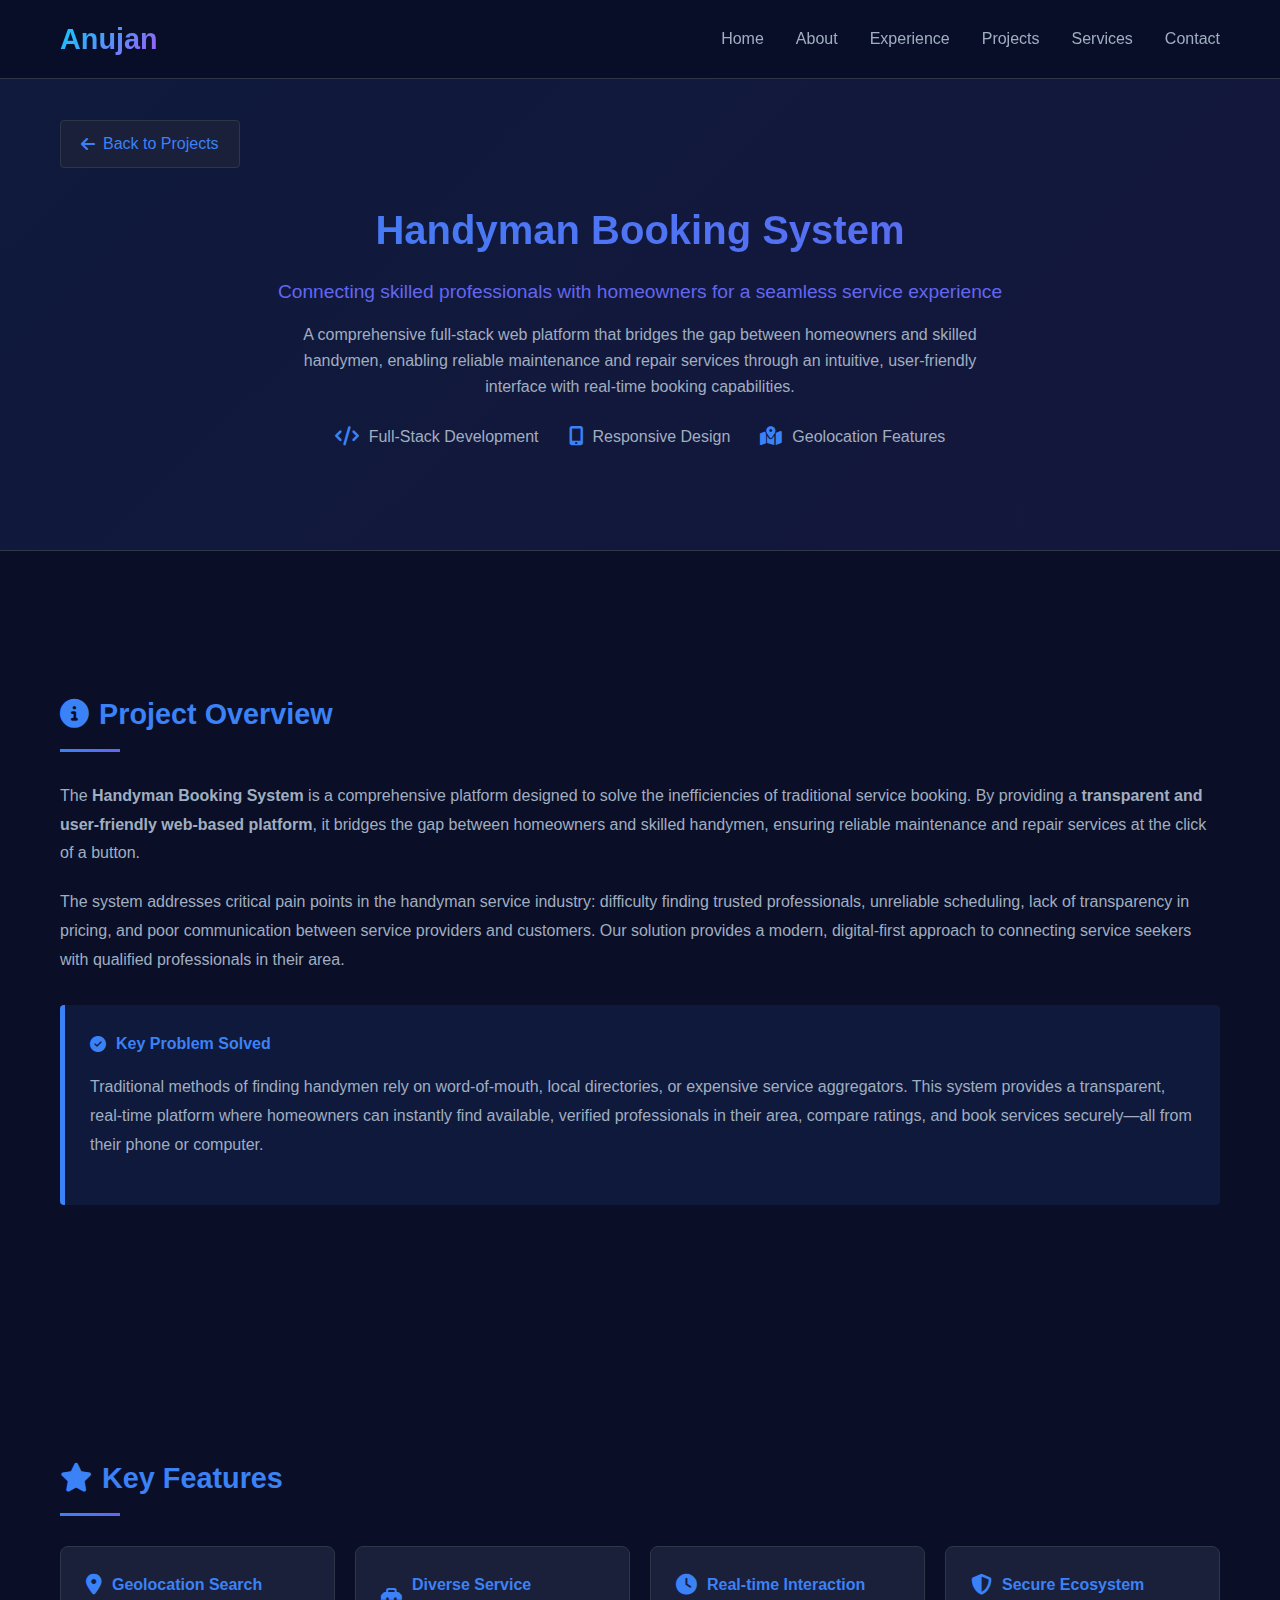
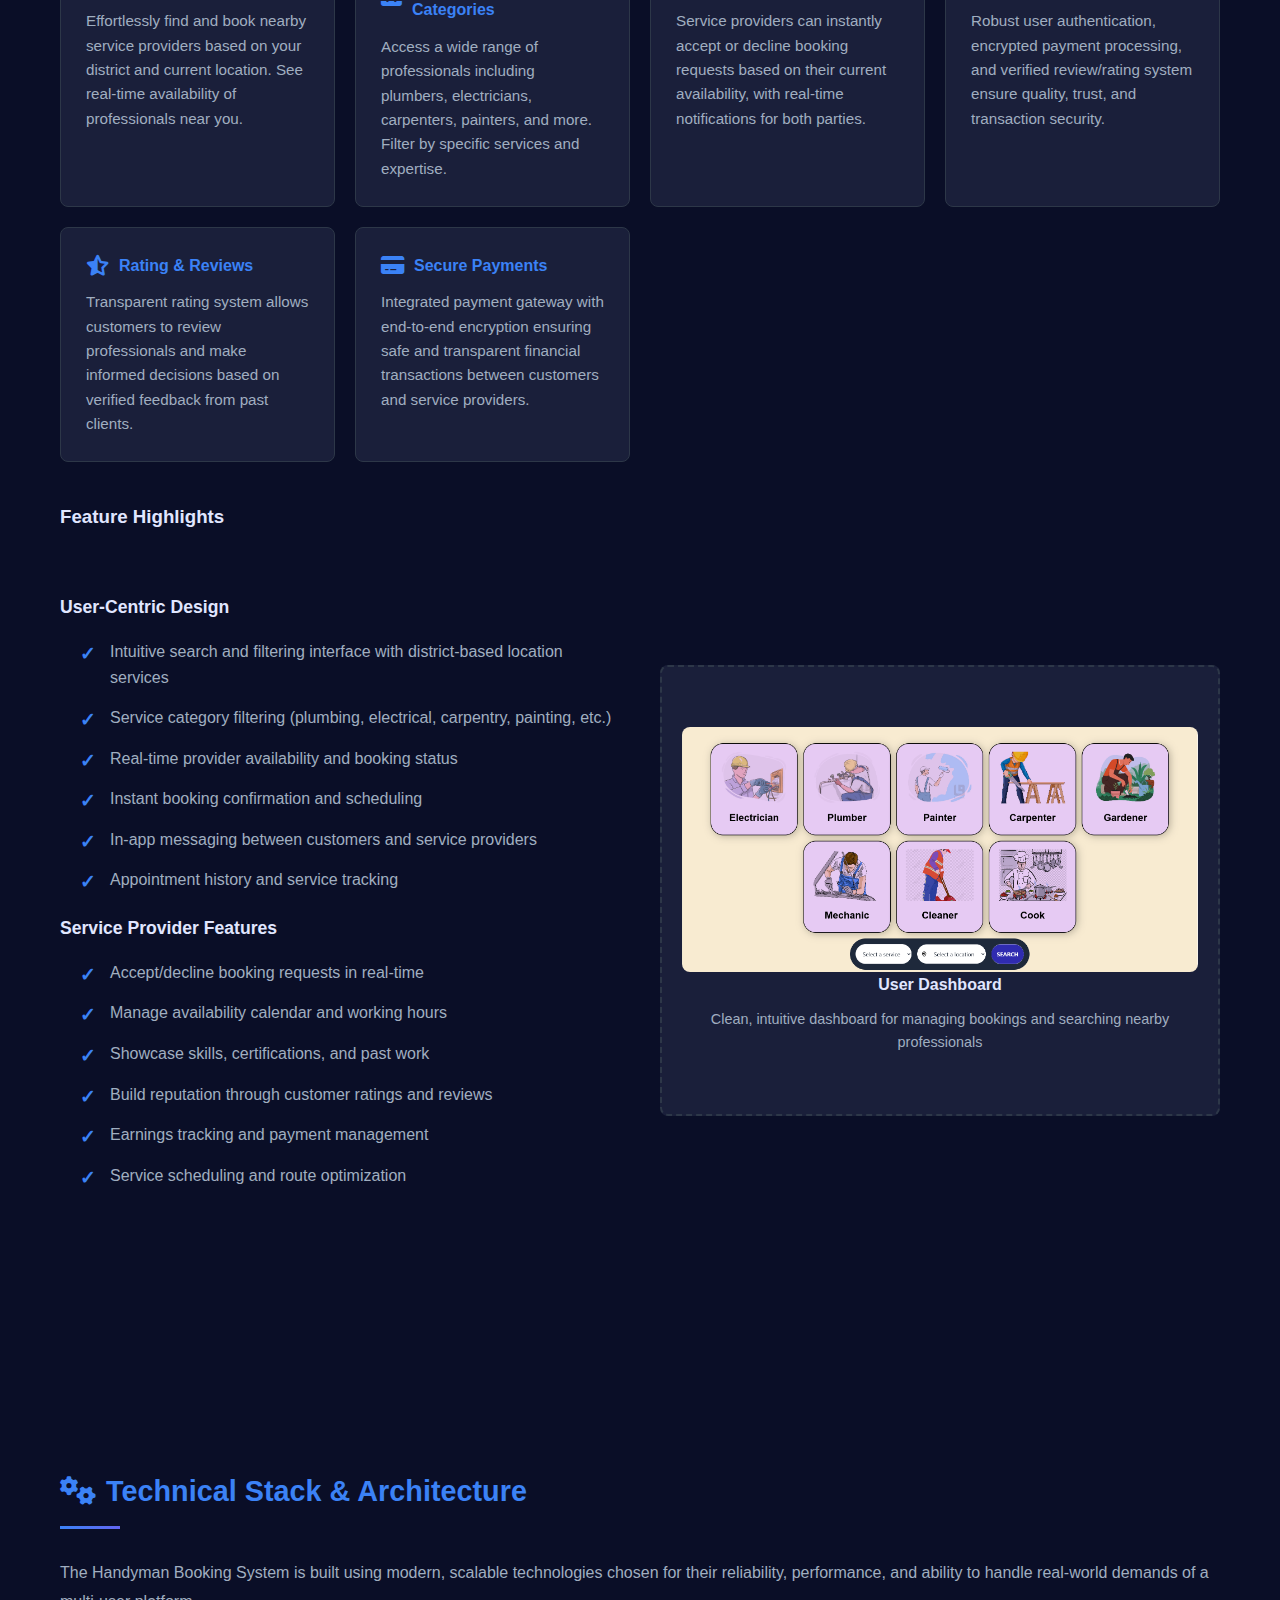
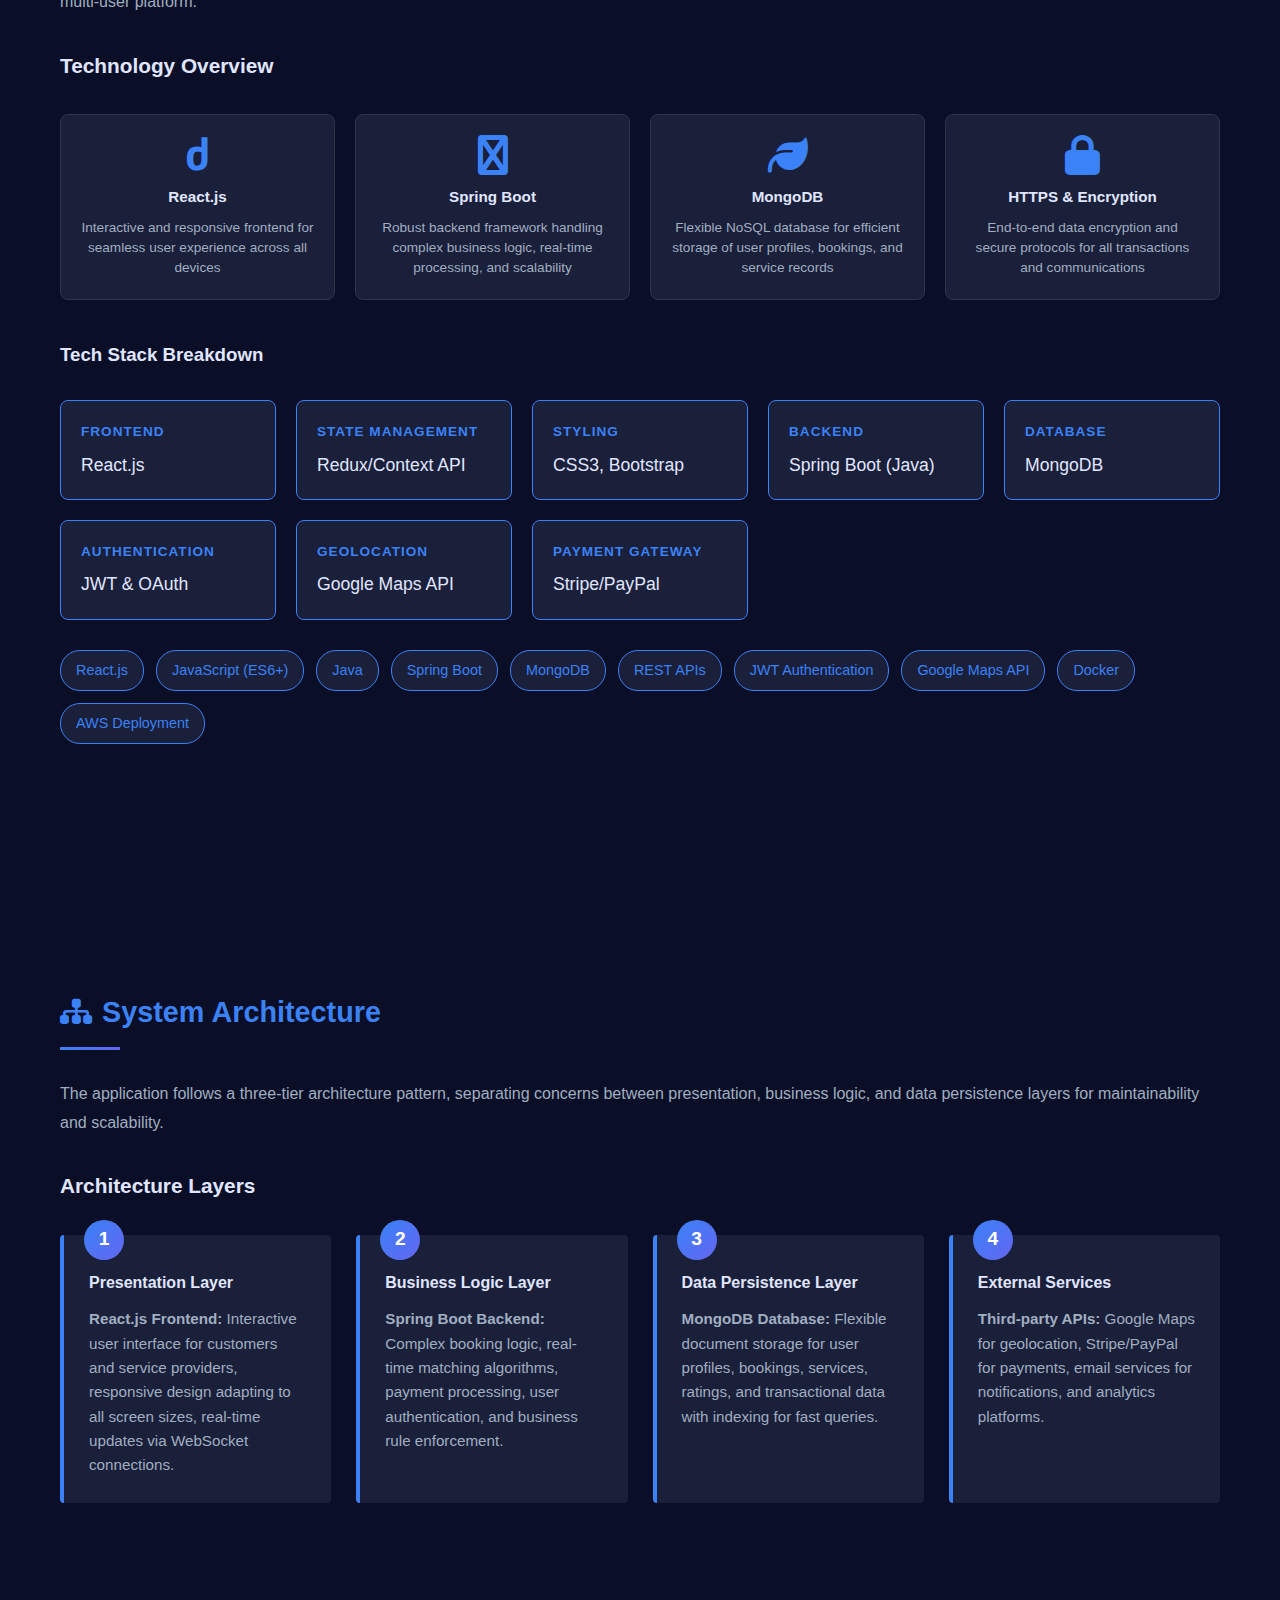
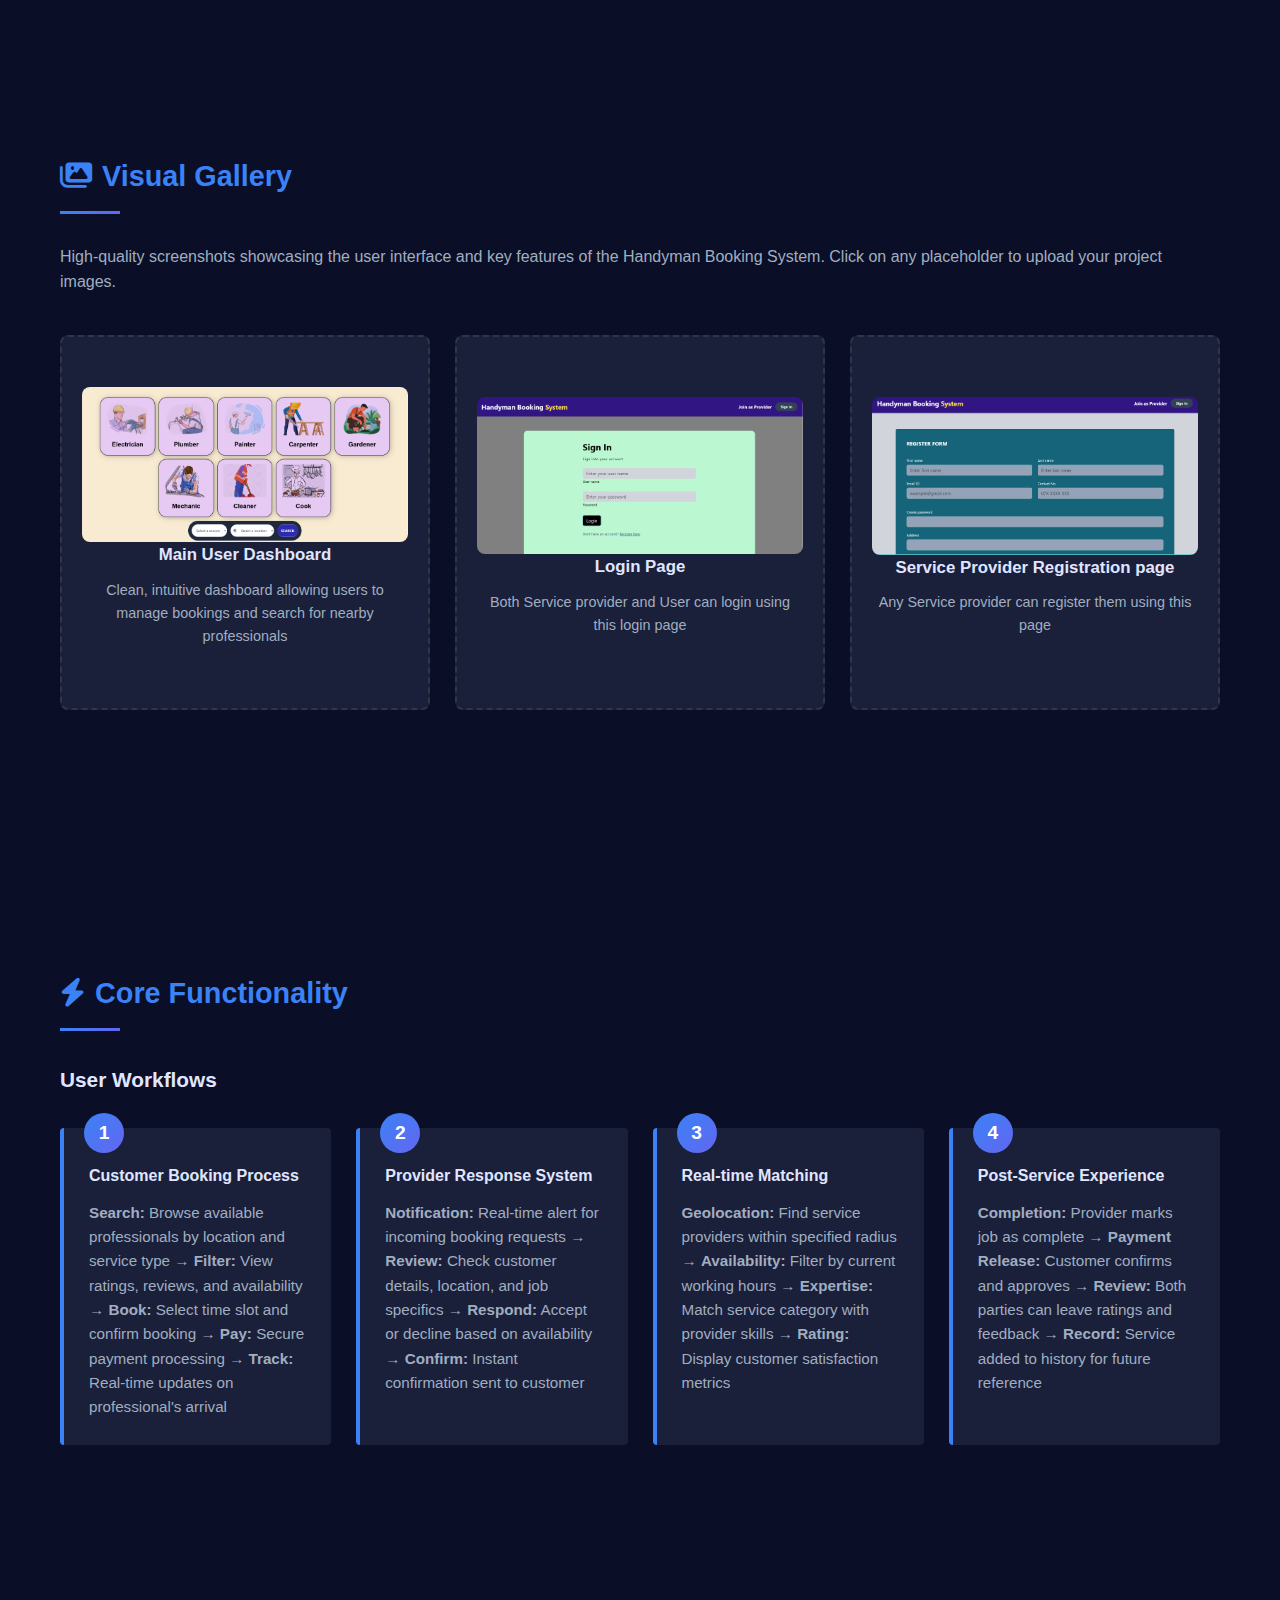
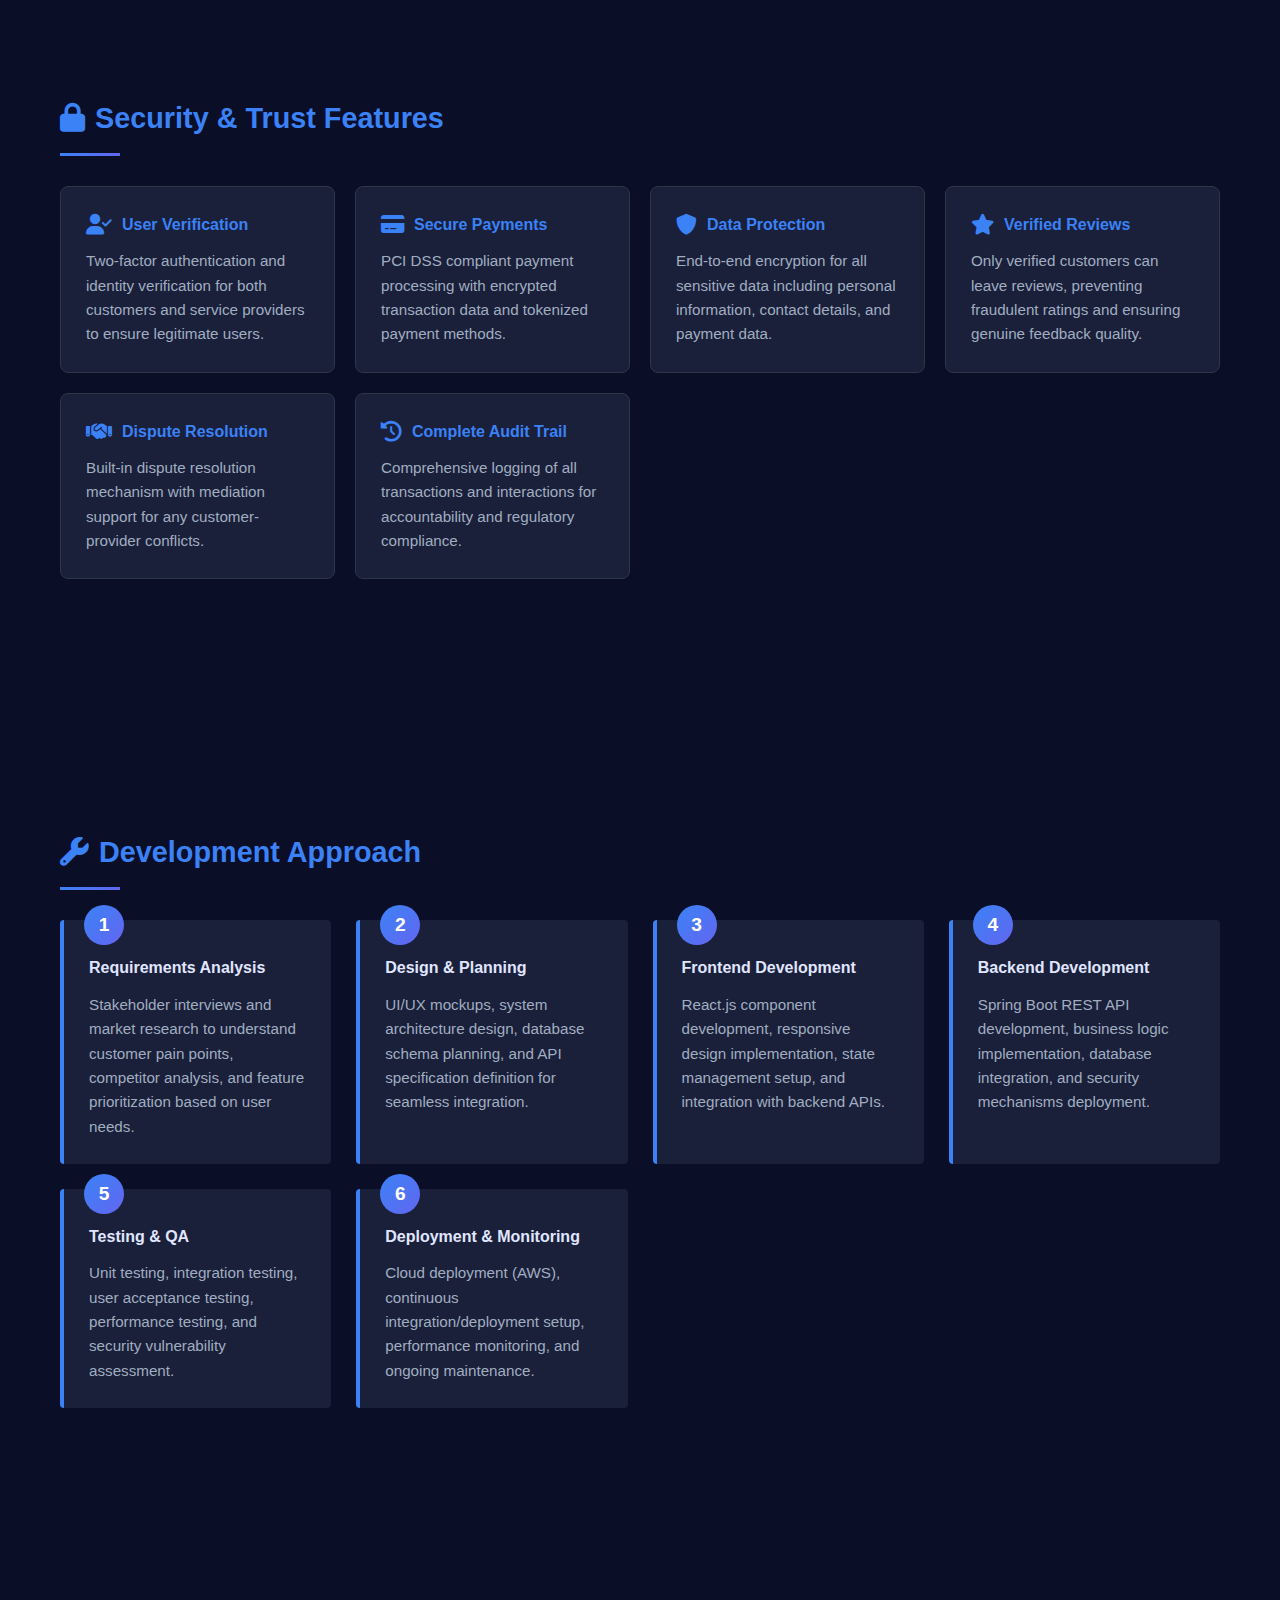
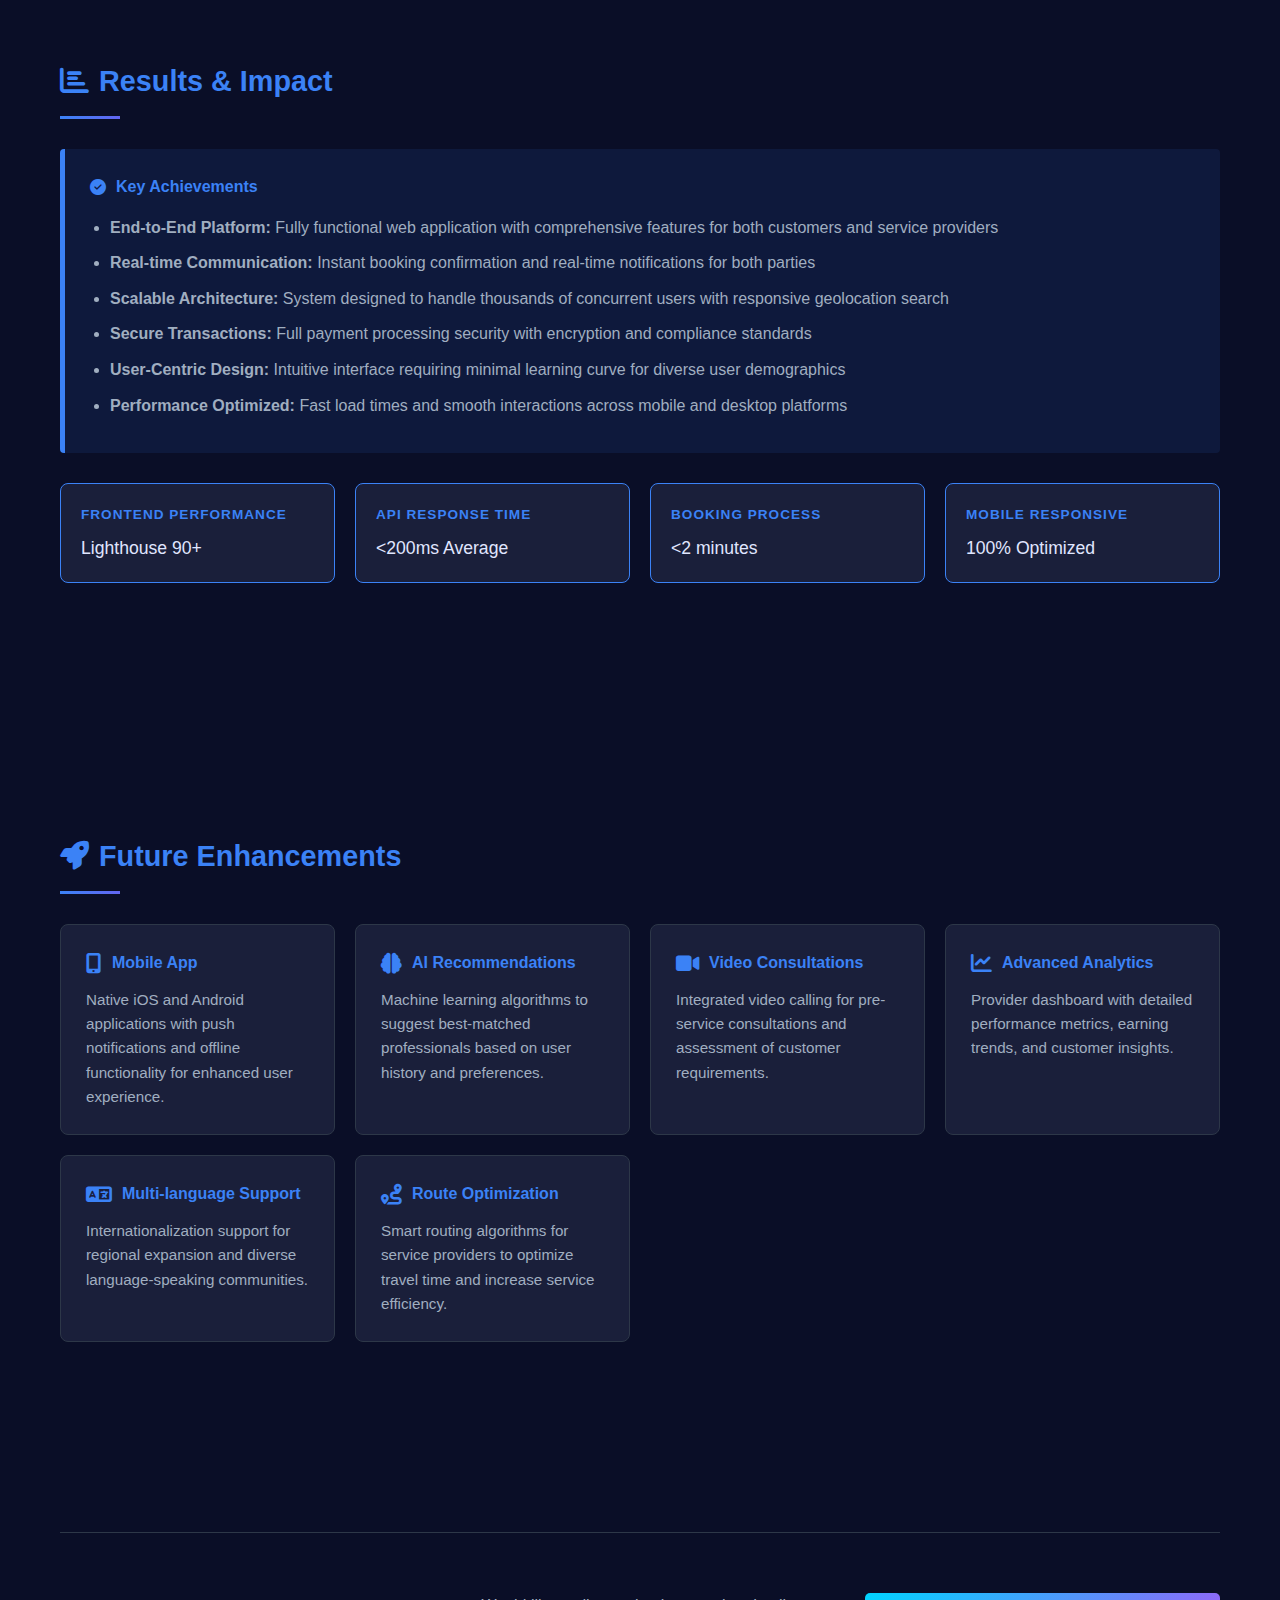
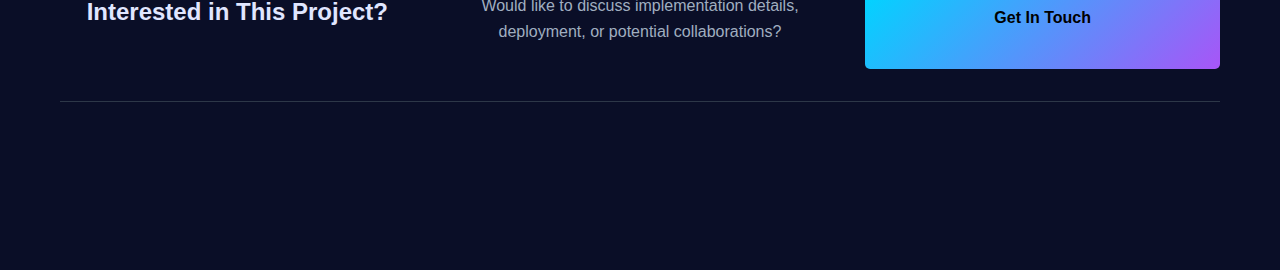
<file: Portfolio/project-handyman.html>
<!DOCTYPE html>
<html lang="en">
<head>
    <meta charset="UTF-8">
    <meta name="viewport" content="width=device-width, initial-scale=1.0">
    <title>Handyman Booking System | Anujan Ithayarajan</title>
    <link rel="stylesheet" href="styles.css">
    <link rel="stylesheet" href="https://cdnjs.cloudflare.com/ajax/libs/font-awesome/6.4.0/css/all.min.css">
    <style>
        /* Project Detail Page Styles */
        .project-header {
            padding-top: 120px;
            padding-bottom: 60px;
            background: linear-gradient(135deg, rgba(59, 130, 246, 0.1), rgba(99, 102, 241, 0.1));
            border-bottom: 1px solid var(--border-color);
        }

        .project-hero {
            text-align: center;
            margin-bottom: 40px;
        }

        .project-hero h1 {
            font-size: 2.5rem;
            margin-bottom: 15px;
            background: linear-gradient(135deg, #3b82f6, #6366f1);
            -webkit-background-clip: text;
            -webkit-text-fill-color: transparent;
            background-clip: text;
        }

        .project-hero .tagline {
            font-size: 1.2rem;
            color: #6366f1;
            margin-bottom: 15px;
            font-weight: 500;
        }

        .project-hero p {
            font-size: 1rem;
            color: var(--text-secondary);
            max-width: 700px;
            margin: 0 auto 25px;
        }

        .project-meta {
            display: flex;
            justify-content: center;
            gap: 30px;
            margin-top: 20px;
            flex-wrap: wrap;
        }

        .meta-item {
            display: flex;
            align-items: center;
            gap: 10px;
        }

        .meta-item i {
            color: #3b82f6;
            font-size: 1.2rem;
        }

        .meta-item span {
            color: var(--text-secondary);
        }

        /* Main Content */
        .project-detail {
            padding: 60px 0;
        }

        .detail-section {
            margin-bottom: 60px;
        }

        .detail-section h2 {
            font-size: 1.8rem;
            margin-bottom: 30px;
            color: #3b82f6;
            position: relative;
            padding-bottom: 15px;
        }

        .detail-section h2::after {
            content: '';
            position: absolute;
            bottom: 0;
            left: 0;
            width: 60px;
            height: 3px;
            background: linear-gradient(90deg, #3b82f6, #6366f1);
        }

        .section-content {
            color: var(--text-secondary);
            line-height: 1.8;
        }

        .section-content p {
            margin-bottom: 20px;
            font-size: 1rem;
        }

        .section-content h3 {
            color: var(--text-primary);
            margin-top: 30px;
            margin-bottom: 15px;
            font-size: 1.3rem;
        }

        /* Features Grid */
        .features-grid {
            display: grid;
            grid-template-columns: repeat(auto-fit, minmax(250px, 1fr));
            gap: 20px;
            margin: 30px 0;
        }

        .feature-card {
            background: var(--card-bg);
            border: 1px solid var(--border-color);
            border-radius: 8px;
            padding: 25px;
            transition: var(--transition);
        }

        .feature-card:hover {
            border-color: #3b82f6;
            box-shadow: 0 0 20px rgba(59, 130, 246, 0.15);
            transform: translateY(-5px);
        }

        .feature-card h4 {
            color: #3b82f6;
            margin-bottom: 12px;
            display: flex;
            align-items: center;
            gap: 10px;
        }

        .feature-card i {
            font-size: 1.3rem;
        }

        .feature-card p {
            color: var(--text-secondary);
            font-size: 0.95rem;
            line-height: 1.6;
        }

        /* Content with Image */
        .content-with-image {
            display: grid;
            grid-template-columns: 1fr 1fr;
            gap: 40px;
            align-items: center;
            margin: 40px 0;
        }

        .content-text {
            color: var(--text-secondary);
            line-height: 1.8;
        }

        .content-text h4 {
            color: var(--text-primary);
            margin-top: 20px;
            margin-bottom: 15px;
            font-size: 1.1rem;
        }

        .content-text ul {
            margin-left: 20px;
            margin-bottom: 20px;
        }

        .content-text li {
            margin-bottom: 12px;
            color: var(--text-secondary);
            line-height: 1.6;
        }

        .content-image {
            background: var(--card-bg);
            border: 2px dashed var(--border-color);
            border-radius: 8px;
            padding: 60px 20px;
            display: flex;
            flex-direction: column;
            align-items: center;
            justify-content: center;
            min-height: 350px;
            cursor: pointer;
            transition: var(--transition);
            position: relative;
        }

        .content-image:hover {
            border-color: #3b82f6;
            background: rgba(59, 130, 246, 0.05);
        }

        .content-image i {
            font-size: 3rem;
            color: #3b82f6;
            margin-bottom: 15px;
            opacity: 0.7;
        }

        .content-image h4 {
            color: var(--text-primary);
            margin-bottom: 10px;
            text-align: center;
        }

        .content-image p {
            color: var(--text-secondary);
            font-size: 0.9rem;
            text-align: center;
        }

        /* Specification Cards */
        .spec-grid {
            display: grid;
            grid-template-columns: repeat(auto-fit, minmax(200px, 1fr));
            gap: 20px;
            margin: 30px 0;
        }

        .spec-card {
            background: var(--card-bg);
            border: 1px solid #3b82f6;
            border-radius: 8px;
            padding: 20px;
            transition: var(--transition);
        }

        .spec-card:hover {
            background: rgba(59, 130, 246, 0.05);
            box-shadow: 0 0 15px rgba(59, 130, 246, 0.15);
        }

        .spec-label {
            color: #3b82f6;
            font-size: 0.85rem;
            font-weight: 600;
            text-transform: uppercase;
            letter-spacing: 1px;
            margin-bottom: 8px;
        }

        .spec-value {
            color: var(--text-primary);
            font-size: 1.1rem;
            font-weight: 500;
        }

        /* Architecture Grid */
        .architecture-grid {
            display: grid;
            grid-template-columns: repeat(auto-fit, minmax(200px, 1fr));
            gap: 20px;
            margin: 30px 0;
        }

        .arch-component {
            background: var(--card-bg);
            border: 1px solid var(--border-color);
            border-radius: 8px;
            padding: 20px;
            text-align: center;
            transition: var(--transition);
        }

        .arch-component:hover {
            border-color: #3b82f6;
            box-shadow: 0 0 15px rgba(59, 130, 246, 0.1);
        }

        .arch-component i {
            font-size: 2.5rem;
            color: #3b82f6;
            margin-bottom: 10px;
        }

        .arch-component h5 {
            color: var(--text-primary);
            margin-bottom: 8px;
            font-size: 0.95rem;
            font-weight: 600;
        }

        .arch-component p {
            color: var(--text-secondary);
            font-size: 0.85rem;
            line-height: 1.5;
        }

        /* Process Steps */
        .process-steps {
            display: grid;
            grid-template-columns: repeat(auto-fit, minmax(250px, 1fr));
            gap: 25px;
            margin: 30px 0;
        }

        .step-card {
            background: var(--card-bg);
            border-left: 4px solid #3b82f6;
            padding: 25px;
            border-radius: 4px;
            position: relative;
        }

        .step-number {
            position: absolute;
            top: -15px;
            left: 20px;
            background: linear-gradient(135deg, #3b82f6, #6366f1);
            width: 40px;
            height: 40px;
            border-radius: 50%;
            display: flex;
            align-items: center;
            justify-content: center;
            color: white;
            font-weight: bold;
            font-size: 1.2rem;
        }

        .step-card h4 {
            color: var(--text-primary);
            margin-top: 10px;
            margin-bottom: 12px;
        }

        .step-card p {
            color: var(--text-secondary);
            font-size: 0.95rem;
            line-height: 1.6;
        }

        /* Highlight Box */
        .highlight-box {
            background: rgba(59, 130, 246, 0.1);
            border-left: 5px solid #3b82f6;
            border-radius: 4px;
            padding: 25px;
            margin: 30px 0;
        }

        .highlight-box h4 {
            color: #3b82f6;
            margin-bottom: 15px;
            display: flex;
            align-items: center;
            gap: 10px;
        }

        .highlight-box ul {
            margin-left: 20px;
            color: var(--text-secondary);
        }

        .highlight-box li {
            margin-bottom: 10px;
            line-height: 1.6;
        }

        /* Tech Stack */
        .tech-stack {
            display: flex;
            flex-wrap: wrap;
            gap: 12px;
            margin: 25px 0;
        }

        .tech-item {
            background: var(--card-bg);
            border: 1px solid #3b82f6;
            color: #3b82f6;
            padding: 8px 15px;
            border-radius: 20px;
            font-size: 0.9rem;
            font-weight: 500;
        }

        /* Image Grid */
        .image-grid {
            display: grid;
            grid-template-columns: repeat(auto-fit, minmax(300px, 1fr));
            gap: 25px;
            margin: 40px 0;
        }

        .image-placeholder-box {
            background: var(--card-bg);
            border: 2px dashed var(--border-color);
            border-radius: 8px;
            padding: 50px 20px;
            display: flex;
            flex-direction: column;
            align-items: center;
            justify-content: center;
            min-height: 320px;
            cursor: pointer;
            transition: var(--transition);
            position: relative;
            overflow: hidden;
        }

        .image-placeholder-box:hover {
            border-color: #3b82f6;
            background: rgba(59, 130, 246, 0.05);
        }

        .image-placeholder-box i {
            font-size: 2.5rem;
            color: #3b82f6;
            margin-bottom: 15px;
            opacity: 0.7;
        }

        .image-placeholder-box h4 {
            color: var(--text-primary);
            margin-bottom: 10px;
            text-align: center;
            font-size: 1.05rem;
        }

        .image-placeholder-box p {
            color: var(--text-secondary);
            font-size: 0.9rem;
            text-align: center;
            margin-bottom: 10px;
        }

        .upload-note {
            display: inline-block;
            background: rgba(59, 130, 246, 0.1);
            color: #3b82f6;
            padding: 6px 12px;
            border-radius: 3px;
            font-size: 0.8rem;
            font-weight: 500;
        }

        /* Features List */
        .features-list {
            list-style: none;
            margin-left: 0;
        }

        .features-list li {
            padding-left: 30px;
            position: relative;
            margin-bottom: 15px;
            color: var(--text-secondary);
            line-height: 1.6;
        }

        .features-list li::before {
            content: '✓';
            position: absolute;
            left: 0;
            color: #3b82f6;
            font-weight: bold;
            font-size: 1.2rem;
        }

        /* Back Button */
        .back-button {
            display: inline-flex;
            align-items: center;
            gap: 8px;
            margin-bottom: 30px;
            padding: 10px 20px;
            background: var(--card-bg);
            border: 1px solid var(--border-color);
            color: #3b82f6;
            text-decoration: none;
            border-radius: 4px;
            transition: var(--transition);
        }

        .back-button:hover {
            background: #3b82f6;
            color: white;
            border-color: #3b82f6;
        }

        /* Project Footer */
        .project-footer {
            margin-top: 80px;
            padding: 60px 0;
            border-top: 1px solid var(--border-color);
            text-align: center;
        }

        .footer-content h3 {
            color: var(--text-primary);
            margin-bottom: 15px;
            font-size: 1.5rem;
        }

        .footer-content p {
            color: var(--text-secondary);
            margin-bottom: 25px;
        }

        /* Responsive */
        @media (max-width: 768px) {
            .project-header {
                padding-top: 100px;
                padding-bottom: 40px;
            }

            .project-hero h1 {
                font-size: 1.8rem;
            }

            .project-hero .tagline {
                font-size: 1rem;
            }

            .project-meta {
                gap: 15px;
                flex-direction: column;
            }

            .detail-section h2 {
                font-size: 1.4rem;
            }

            .content-with-image {
                grid-template-columns: 1fr;
            }

            .image-grid {
                grid-template-columns: 1fr;
            }

            .image-placeholder-box {
                min-height: 250px;
            }
        }
    </style>
</head>
<body>
    <!-- Navigation -->
    <nav class="navbar">
        <div class="container">
            <div class="nav-brand">Anujan</div>
            <ul class="nav-menu">
                <li><a href="index.html#home" class="nav-link">Home</a></li>
                <li><a href="index.html#about" class="nav-link">About</a></li>
                <li><a href="index.html#experience" class="nav-link">Experience</a></li>
                <li><a href="index.html#projects" class="nav-link">Projects</a></li>
                <li><a href="index.html#services" class="nav-link">Services</a></li>
                <li><a href="index.html#contact" class="nav-link">Contact</a></li>
            </ul>
            <div class="hamburger">
                <span></span>
                <span></span>
                <span></span>
            </div>
        </div>
    </nav>

    <!-- Project Header -->
    <header class="project-header">
        <div class="container">
            <a href="index.html#projects" class="back-button">
                <i class="fas fa-arrow-left"></i> Back to Projects
            </a>
            <div class="project-hero">
                <h1>Handyman Booking System</h1>
                <div class="tagline">Connecting skilled professionals with homeowners for a seamless service experience</div>
                <p>A comprehensive full-stack web platform that bridges the gap between homeowners and skilled handymen, enabling reliable maintenance and repair services through an intuitive, user-friendly interface with real-time booking capabilities.</p>
                <div class="project-meta">
                    <div class="meta-item">
                        <i class="fas fa-code"></i>
                        <span>Full-Stack Development</span>
                    </div>
                    <div class="meta-item">
                        <i class="fas fa-mobile-alt"></i>
                        <span>Responsive Design</span>
                    </div>
                    <div class="meta-item">
                        <i class="fas fa-map-location-dot"></i>
                        <span>Geolocation Features</span>
                    </div>
                </div>
            </div>
        </div>
    </header>

    <!-- Project Content -->
    <main class="project-detail">
        <div class="container">
            <!-- Overview Section -->
            <section class="detail-section">
                <h2><i class="fas fa-info-circle" style="margin-right: 10px;"></i>Project Overview</h2>
                <div class="section-content">
                    <p>
                        The <strong>Handyman Booking System</strong> is a comprehensive platform designed to solve the inefficiencies of traditional service booking. By providing a <strong>transparent and user-friendly web-based platform</strong>, it bridges the gap between homeowners and skilled handymen, ensuring reliable maintenance and repair services at the click of a button.
                    </p>
                    <p>
                        The system addresses critical pain points in the handyman service industry: difficulty finding trusted professionals, unreliable scheduling, lack of transparency in pricing, and poor communication between service providers and customers. Our solution provides a modern, digital-first approach to connecting service seekers with qualified professionals in their area.
                    </p>

                    <div class="highlight-box">
                        <h4><i class="fas fa-check-circle"></i> Key Problem Solved</h4>
                        <p>
                            Traditional methods of finding handymen rely on word-of-mouth, local directories, or expensive service aggregators. This system provides a transparent, real-time platform where homeowners can instantly find available, verified professionals in their area, compare ratings, and book services securely—all from their phone or computer.
                        </p>
                    </div>
                </div>
            </section>

            <!-- Key Features -->
            <section class="detail-section">
                <h2><i class="fas fa-star" style="margin-right: 10px;"></i>Key Features</h2>
                
                <div class="features-grid">
                    <div class="feature-card">
                        <h4><i class="fas fa-location-dot"></i> Geolocation Search</h4>
                        <p>Effortlessly find and book nearby service providers based on your district and current location. See real-time availability of professionals near you.</p>
                    </div>
                    <div class="feature-card">
                        <h4><i class="fas fa-toolbox"></i> Diverse Service Categories</h4>
                        <p>Access a wide range of professionals including plumbers, electricians, carpenters, painters, and more. Filter by specific services and expertise.</p>
                    </div>
                    <div class="feature-card">
                        <h4><i class="fas fa-clock"></i> Real-time Interaction</h4>
                        <p>Service providers can instantly accept or decline booking requests based on their current availability, with real-time notifications for both parties.</p>
                    </div>
                    <div class="feature-card">
                        <h4><i class="fas fa-shield-alt"></i> Secure Ecosystem</h4>
                        <p>Robust user authentication, encrypted payment processing, and verified review/rating system ensure quality, trust, and transaction security.</p>
                    </div>
                    <div class="feature-card">
                        <h4><i class="fas fa-star-half-stroke"></i> Rating & Reviews</h4>
                        <p>Transparent rating system allows customers to review professionals and make informed decisions based on verified feedback from past clients.</p>
                    </div>
                    <div class="feature-card">
                        <h4><i class="fas fa-credit-card"></i> Secure Payments</h4>
                        <p>Integrated payment gateway with end-to-end encryption ensuring safe and transparent financial transactions between customers and service providers.</p>
                    </div>
                </div>

                <h3 style="margin-top: 40px;">Feature Highlights</h3>
                <div class="content-with-image">
                    <div class="content-text">
                        <h4>User-Centric Design</h4>
                        <ul class="features-list">
                            <li>Intuitive search and filtering interface with district-based location services</li>
                            <li>Service category filtering (plumbing, electrical, carpentry, painting, etc.)</li>
                            <li>Real-time provider availability and booking status</li>
                            <li>Instant booking confirmation and scheduling</li>
                            <li>In-app messaging between customers and service providers</li>
                            <li>Appointment history and service tracking</li>
                        </ul>

                        <h4>Service Provider Features</h4>
                        <ul class="features-list">
                            <li>Accept/decline booking requests in real-time</li>
                            <li>Manage availability calendar and working hours</li>
                            <li>Showcase skills, certifications, and past work</li>
                            <li>Build reputation through customer ratings and reviews</li>
                            <li>Earnings tracking and payment management</li>
                            <li>Service scheduling and route optimization</li>
                        </ul>
                    </div>

                    <div class="content-image">
                        <img src="images/Software_01.png" alt="Experimental Setup" style="width: 100%; border-radius: 8px; display: block;">
                        <h4>User Dashboard</h4>
                        <p>Clean, intuitive dashboard for managing bookings and searching nearby professionals</p>
                        
                    </div>
                </div>
            </section>

            <!-- Technical Stack -->
            <section class="detail-section">
                <h2><i class="fas fa-cogs" style="margin-right: 10px;"></i>Technical Stack & Architecture</h2>
                
                <div class="section-content">
                    <p>
                        The Handyman Booking System is built using modern, scalable technologies chosen for their reliability, performance, and ability to handle real-world demands of a multi-user platform.
                    </p>

                    <h3>Technology Overview</h3>
                </div>

                <div class="architecture-grid">
                    <div class="arch-component">
                        <i class="fas fa-react"></i>
                        <h5>React.js</h5>
                        <p>Interactive and responsive frontend for seamless user experience across all devices</p>
                    </div>
                    <div class="arch-component">
                        <i class="fas fa-java"></i>
                        <h5>Spring Boot</h5>
                        <p>Robust backend framework handling complex business logic, real-time processing, and scalability</p>
                    </div>
                    <div class="arch-component">
                        <i class="fas fa-leaf"></i>
                        <h5>MongoDB</h5>
                        <p>Flexible NoSQL database for efficient storage of user profiles, bookings, and service records</p>
                    </div>
                    <div class="arch-component">
                        <i class="fas fa-lock"></i>
                        <h5>HTTPS & Encryption</h5>
                        <p>End-to-end data encryption and secure protocols for all transactions and communications</p>
                    </div>
                </div>

                <h3 style="margin-top: 40px;">Tech Stack Breakdown</h3>

                <div class="spec-grid">
                    <div class="spec-card">
                        <div class="spec-label">Frontend</div>
                        <div class="spec-value">React.js</div>
                    </div>
                    <div class="spec-card">
                        <div class="spec-label">State Management</div>
                        <div class="spec-value">Redux/Context API</div>
                    </div>
                    <div class="spec-card">
                        <div class="spec-label">Styling</div>
                        <div class="spec-value">CSS3, Bootstrap</div>
                    </div>
                    <div class="spec-card">
                        <div class="spec-label">Backend</div>
                        <div class="spec-value">Spring Boot (Java)</div>
                    </div>
                    <div class="spec-card">
                        <div class="spec-label">Database</div>
                        <div class="spec-value">MongoDB</div>
                    </div>
                    <div class="spec-card">
                        <div class="spec-label">Authentication</div>
                        <div class="spec-value">JWT & OAuth</div>
                    </div>
                    <div class="spec-card">
                        <div class="spec-label">Geolocation</div>
                        <div class="spec-value">Google Maps API</div>
                    </div>
                    <div class="spec-card">
                        <div class="spec-label">Payment Gateway</div>
                        <div class="spec-value">Stripe/PayPal</div>
                    </div>
                </div>

                <div class="tech-stack" style="margin-top: 30px;">
                    <div class="tech-item">React.js</div>
                    <div class="tech-item">JavaScript (ES6+)</div>
                    <div class="tech-item">Java</div>
                    <div class="tech-item">Spring Boot</div>
                    <div class="tech-item">MongoDB</div>
                    <div class="tech-item">REST APIs</div>
                    <div class="tech-item">JWT Authentication</div>
                    <div class="tech-item">Google Maps API</div>
                    <div class="tech-item">Docker</div>
                    <div class="tech-item">AWS Deployment</div>
                </div>
            </section>

            <!-- System Architecture -->
            <section class="detail-section">
                <h2><i class="fas fa-sitemap" style="margin-right: 10px;"></i>System Architecture</h2>
                
                <div class="section-content">
                    <p>
                        The application follows a three-tier architecture pattern, separating concerns between presentation, business logic, and data persistence layers for maintainability and scalability.
                    </p>

                    <h3>Architecture Layers</h3>
                </div>

                <div class="process-steps">
                    <div class="step-card">
                        <div class="step-number">1</div>
                        <h4>Presentation Layer</h4>
                        <p><strong>React.js Frontend:</strong> Interactive user interface for customers and service providers, responsive design adapting to all screen sizes, real-time updates via WebSocket connections.</p>
                    </div>
                    <div class="step-card">
                        <div class="step-number">2</div>
                        <h4>Business Logic Layer</h4>
                        <p><strong>Spring Boot Backend:</strong> Complex booking logic, real-time matching algorithms, payment processing, user authentication, and business rule enforcement.</p>
                    </div>
                    <div class="step-card">
                        <div class="step-number">3</div>
                        <h4>Data Persistence Layer</h4>
                        <p><strong>MongoDB Database:</strong> Flexible document storage for user profiles, bookings, services, ratings, and transactional data with indexing for fast queries.</p>
                    </div>
                    <div class="step-card">
                        <div class="step-number">4</div>
                        <h4>External Services</h4>
                        <p><strong>Third-party APIs:</strong> Google Maps for geolocation, Stripe/PayPal for payments, email services for notifications, and analytics platforms.</p>
                    </div>
                </div>
            </section>

            <!-- Visual Gallery with Image Placeholders -->
            <section class="detail-section">
                <h2><i class="fas fa-images" style="margin-right: 10px;"></i>Visual Gallery</h2>
                <p style="color: var(--text-secondary); margin-bottom: 30px;">
                    High-quality screenshots showcasing the user interface and key features of the Handyman Booking System. Click on any placeholder to upload your project images.
                </p>

                <div class="image-grid">
                    <div class="image-placeholder-box">
                        <img src="images/Software_01.png" alt="Experimental Setup" style="width: 100%; border-radius: 8px; display: block;">
                        <h4>Main User Dashboard</h4>
                        <p>Clean, intuitive dashboard allowing users to manage bookings and search for nearby professionals</p>
                        
                    </div>

                    <div class="image-placeholder-box">
                        <img src="images/Software_02.png" alt="Experimental Setup" style="width: 100%; border-radius: 8px; display: block;">
                        <h4>Login Page</h4>
                        <p>Both Service provider and User can login using this login page </p>
                        
                    </div>

                    <div class="image-placeholder-box">
                        <img src="images/Software_03.png" alt="Experimental Setup" style="width: 100%; border-radius: 8px; display: block;">
                        <h4>Service Provider Registration page </h4>
                        <p>Any Service provider can register them using this page </p>
                        
                    </div>
                </div>
            </section>

            <!-- Core Functionality -->
            <section class="detail-section">
                <h2><i class="fas fa-bolt" style="margin-right: 10px;"></i>Core Functionality</h2>
                
                <div class="section-content">
                    <h3>User Workflows</h3>
                </div>

                <div class="process-steps">
                    <div class="step-card">
                        <div class="step-number">1</div>
                        <h4>Customer Booking Process</h4>
                        <p><strong>Search:</strong> Browse available professionals by location and service type → <strong>Filter:</strong> View ratings, reviews, and availability → <strong>Book:</strong> Select time slot and confirm booking → <strong>Pay:</strong> Secure payment processing → <strong>Track:</strong> Real-time updates on professional's arrival</p>
                    </div>
                    <div class="step-card">
                        <div class="step-number">2</div>
                        <h4>Provider Response System</h4>
                        <p><strong>Notification:</strong> Real-time alert for incoming booking requests → <strong>Review:</strong> Check customer details, location, and job specifics → <strong>Respond:</strong> Accept or decline based on availability → <strong>Confirm:</strong> Instant confirmation sent to customer</p>
                    </div>
                    <div class="step-card">
                        <div class="step-number">3</div>
                        <h4>Real-time Matching</h4>
                        <p><strong>Geolocation:</strong> Find service providers within specified radius → <strong>Availability:</strong> Filter by current working hours → <strong>Expertise:</strong> Match service category with provider skills → <strong>Rating:</strong> Display customer satisfaction metrics</p>
                    </div>
                    <div class="step-card">
                        <div class="step-number">4</div>
                        <h4>Post-Service Experience</h4>
                        <p><strong>Completion:</strong> Provider marks job as complete → <strong>Payment Release:</strong> Customer confirms and approves → <strong>Review:</strong> Both parties can leave ratings and feedback → <strong>Record:</strong> Service added to history for future reference</p>
                    </div>
                </div>
            </section>

            <!-- Security & Trust -->
            <section class="detail-section">
                <h2><i class="fas fa-lock" style="margin-right: 10px;"></i>Security & Trust Features</h2>
                
                <div class="features-grid">
                    <div class="feature-card">
                        <h4><i class="fas fa-user-check"></i> User Verification</h4>
                        <p>Two-factor authentication and identity verification for both customers and service providers to ensure legitimate users.</p>
                    </div>
                    <div class="feature-card">
                        <h4><i class="fas fa-credit-card"></i> Secure Payments</h4>
                        <p>PCI DSS compliant payment processing with encrypted transaction data and tokenized payment methods.</p>
                    </div>
                    <div class="feature-card">
                        <h4><i class="fas fa-shield"></i> Data Protection</h4>
                        <p>End-to-end encryption for all sensitive data including personal information, contact details, and payment data.</p>
                    </div>
                    <div class="feature-card">
                        <h4><i class="fas fa-star"></i> Verified Reviews</h4>
                        <p>Only verified customers can leave reviews, preventing fraudulent ratings and ensuring genuine feedback quality.</p>
                    </div>
                    <div class="feature-card">
                        <h4><i class="fas fa-handshake"></i> Dispute Resolution</h4>
                        <p>Built-in dispute resolution mechanism with mediation support for any customer-provider conflicts.</p>
                    </div>
                    <div class="feature-card">
                        <h4><i class="fas fa-history"></i> Complete Audit Trail</h4>
                        <p>Comprehensive logging of all transactions and interactions for accountability and regulatory compliance.</p>
                    </div>
                </div>
            </section>

            <!-- Development Process -->
            <section class="detail-section">
                <h2><i class="fas fa-wrench" style="margin-right: 10px;"></i>Development Approach</h2>
                
                <div class="process-steps">
                    <div class="step-card">
                        <div class="step-number">1</div>
                        <h4>Requirements Analysis</h4>
                        <p>Stakeholder interviews and market research to understand customer pain points, competitor analysis, and feature prioritization based on user needs.</p>
                    </div>
                    <div class="step-card">
                        <div class="step-number">2</div>
                        <h4>Design & Planning</h4>
                        <p>UI/UX mockups, system architecture design, database schema planning, and API specification definition for seamless integration.</p>
                    </div>
                    <div class="step-card">
                        <div class="step-number">3</div>
                        <h4>Frontend Development</h4>
                        <p>React.js component development, responsive design implementation, state management setup, and integration with backend APIs.</p>
                    </div>
                    <div class="step-card">
                        <div class="step-number">4</div>
                        <h4>Backend Development</h4>
                        <p>Spring Boot REST API development, business logic implementation, database integration, and security mechanisms deployment.</p>
                    </div>
                    <div class="step-card">
                        <div class="step-number">5</div>
                        <h4>Testing & QA</h4>
                        <p>Unit testing, integration testing, user acceptance testing, performance testing, and security vulnerability assessment.</p>
                    </div>
                    <div class="step-card">
                        <div class="step-number">6</div>
                        <h4>Deployment & Monitoring</h4>
                        <p>Cloud deployment (AWS), continuous integration/deployment setup, performance monitoring, and ongoing maintenance.</p>
                    </div>
                </div>
            </section>

            <!-- Results & Impact -->
            <section class="detail-section">
                <h2><i class="fas fa-chart-bar" style="margin-right: 10px;"></i>Results & Impact</h2>
                
                <div class="highlight-box">
                    <h4><i class="fas fa-check-circle"></i> Key Achievements</h4>
                    <ul>
                        <li><strong>End-to-End Platform:</strong> Fully functional web application with comprehensive features for both customers and service providers</li>
                        <li><strong>Real-time Communication:</strong> Instant booking confirmation and real-time notifications for both parties</li>
                        <li><strong>Scalable Architecture:</strong> System designed to handle thousands of concurrent users with responsive geolocation search</li>
                        <li><strong>Secure Transactions:</strong> Full payment processing security with encryption and compliance standards</li>
                        <li><strong>User-Centric Design:</strong> Intuitive interface requiring minimal learning curve for diverse user demographics</li>
                        <li><strong>Performance Optimized:</strong> Fast load times and smooth interactions across mobile and desktop platforms</li>
                    </ul>
                </div>

                <div class="spec-grid" style="margin-top: 30px;">
                    <div class="spec-card">
                        <div class="spec-label">Frontend Performance</div>
                        <div class="spec-value">Lighthouse 90+</div>
                    </div>
                    <div class="spec-card">
                        <div class="spec-label">API Response Time</div>
                        <div class="spec-value">&lt;200ms Average</div>
                    </div>
                    <div class="spec-card">
                        <div class="spec-label">Booking Process</div>
                        <div class="spec-value">&lt;2 minutes</div>
                    </div>
                    <div class="spec-card">
                        <div class="spec-label">Mobile Responsive</div>
                        <div class="spec-value">100% Optimized</div>
                    </div>
                </div>
            </section>

            <!-- Future Enhancements -->
            <section class="detail-section">
                <h2><i class="fas fa-rocket" style="margin-right: 10px;"></i>Future Enhancements</h2>
                
                <div class="features-grid">
                    <div class="feature-card">
                        <h4><i class="fas fa-mobile-screen-button"></i> Mobile App</h4>
                        <p>Native iOS and Android applications with push notifications and offline functionality for enhanced user experience.</p>
                    </div>
                    <div class="feature-card">
                        <h4><i class="fas fa-brain"></i> AI Recommendations</h4>
                        <p>Machine learning algorithms to suggest best-matched professionals based on user history and preferences.</p>
                    </div>
                    <div class="feature-card">
                        <h4><i class="fas fa-video"></i> Video Consultations</h4>
                        <p>Integrated video calling for pre-service consultations and assessment of customer requirements.</p>
                    </div>
                    <div class="feature-card">
                        <h4><i class="fas fa-chart-line"></i> Advanced Analytics</h4>
                        <p>Provider dashboard with detailed performance metrics, earning trends, and customer insights.</p>
                    </div>
                    <div class="feature-card">
                        <h4><i class="fas fa-language"></i> Multi-language Support</h4>
                        <p>Internationalization support for regional expansion and diverse language-speaking communities.</p>
                    </div>
                    <div class="feature-card">
                        <h4><i class="fas fa-route"></i> Route Optimization</h4>
                        <p>Smart routing algorithms for service providers to optimize travel time and increase service efficiency.</p>
                    </div>
                </div>
            </section>

            <!-- Contact / Footer Section -->
            <section class="project-footer">
                <div class="footer-content">
                    <h3>Interested in This Project?</h3>
                    <p>Would like to discuss implementation details, deployment, or potential collaborations?</p>
                    <a href="index.html#contact" class="btn btn-primary">Get In Touch</a>
                </div>
            </section>
        </div>
    </main>

    <script src="script.js"></script>
</body>
</html>
</file>
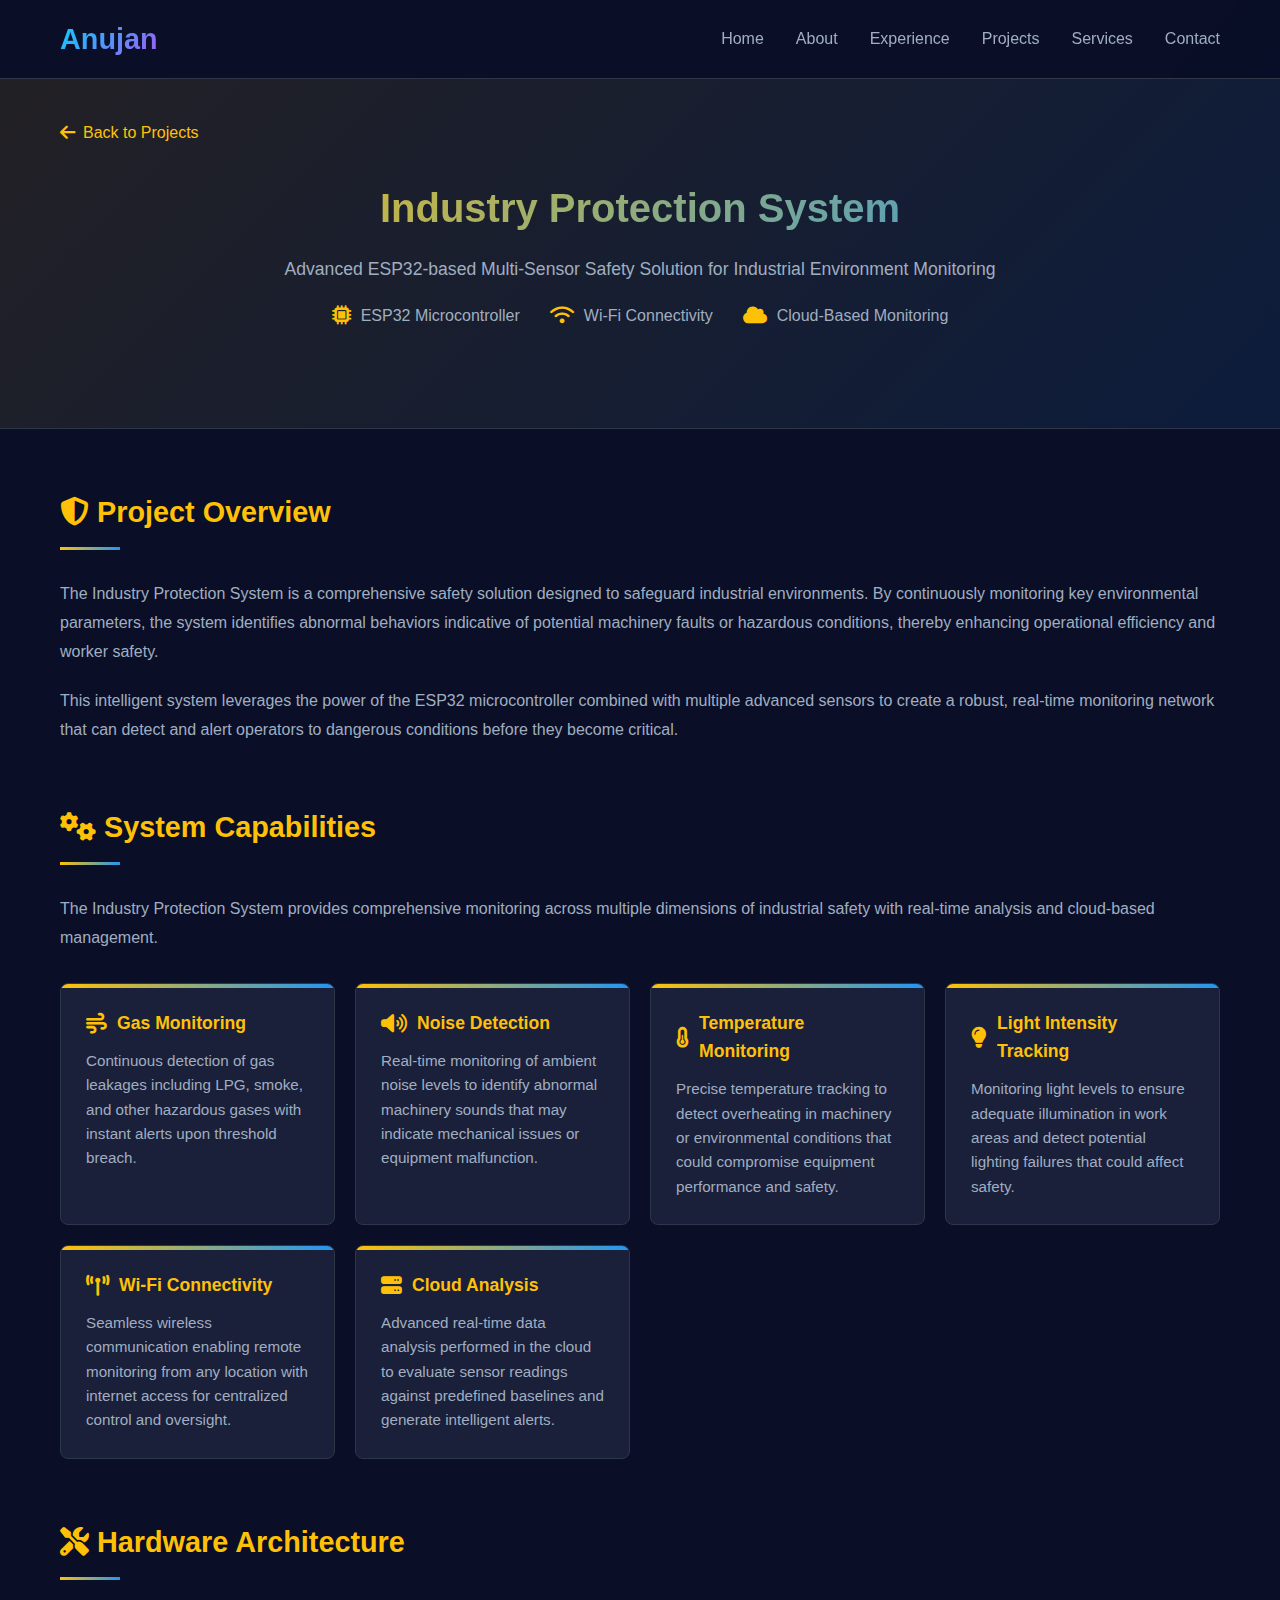
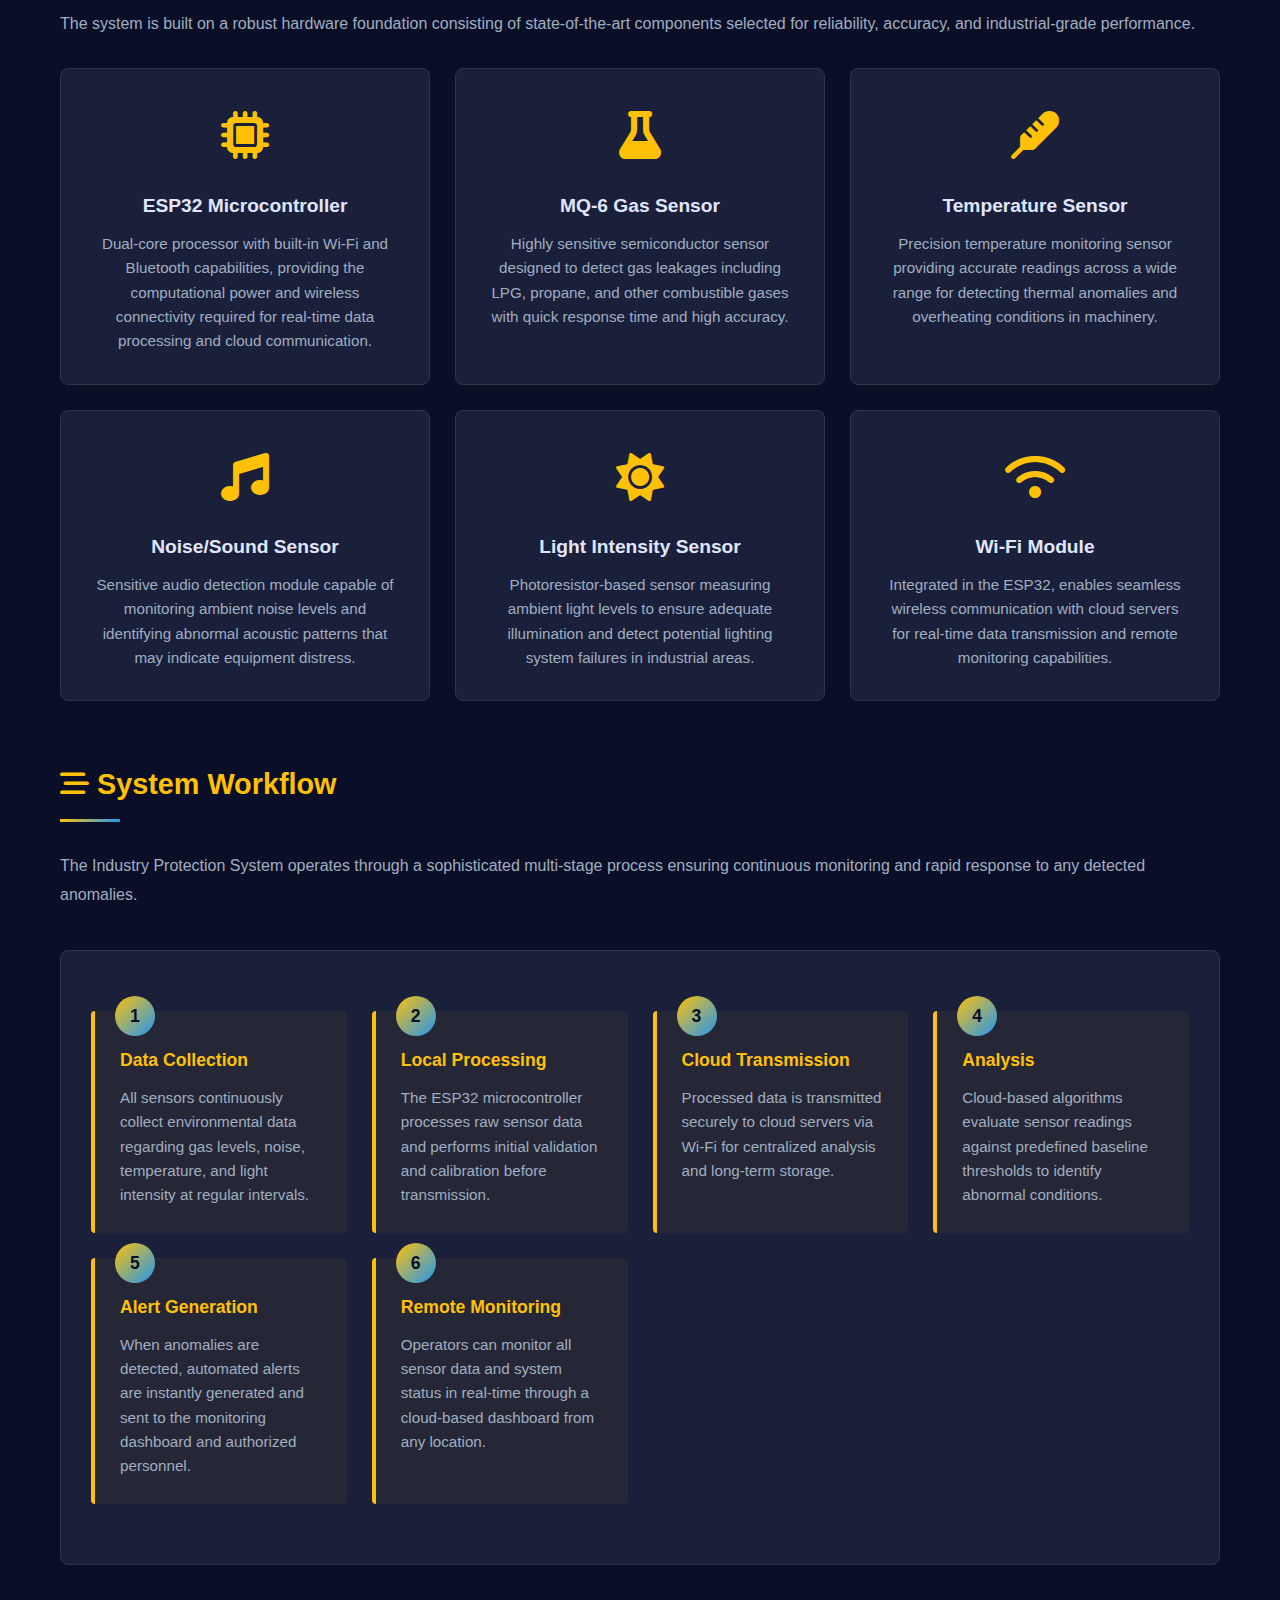
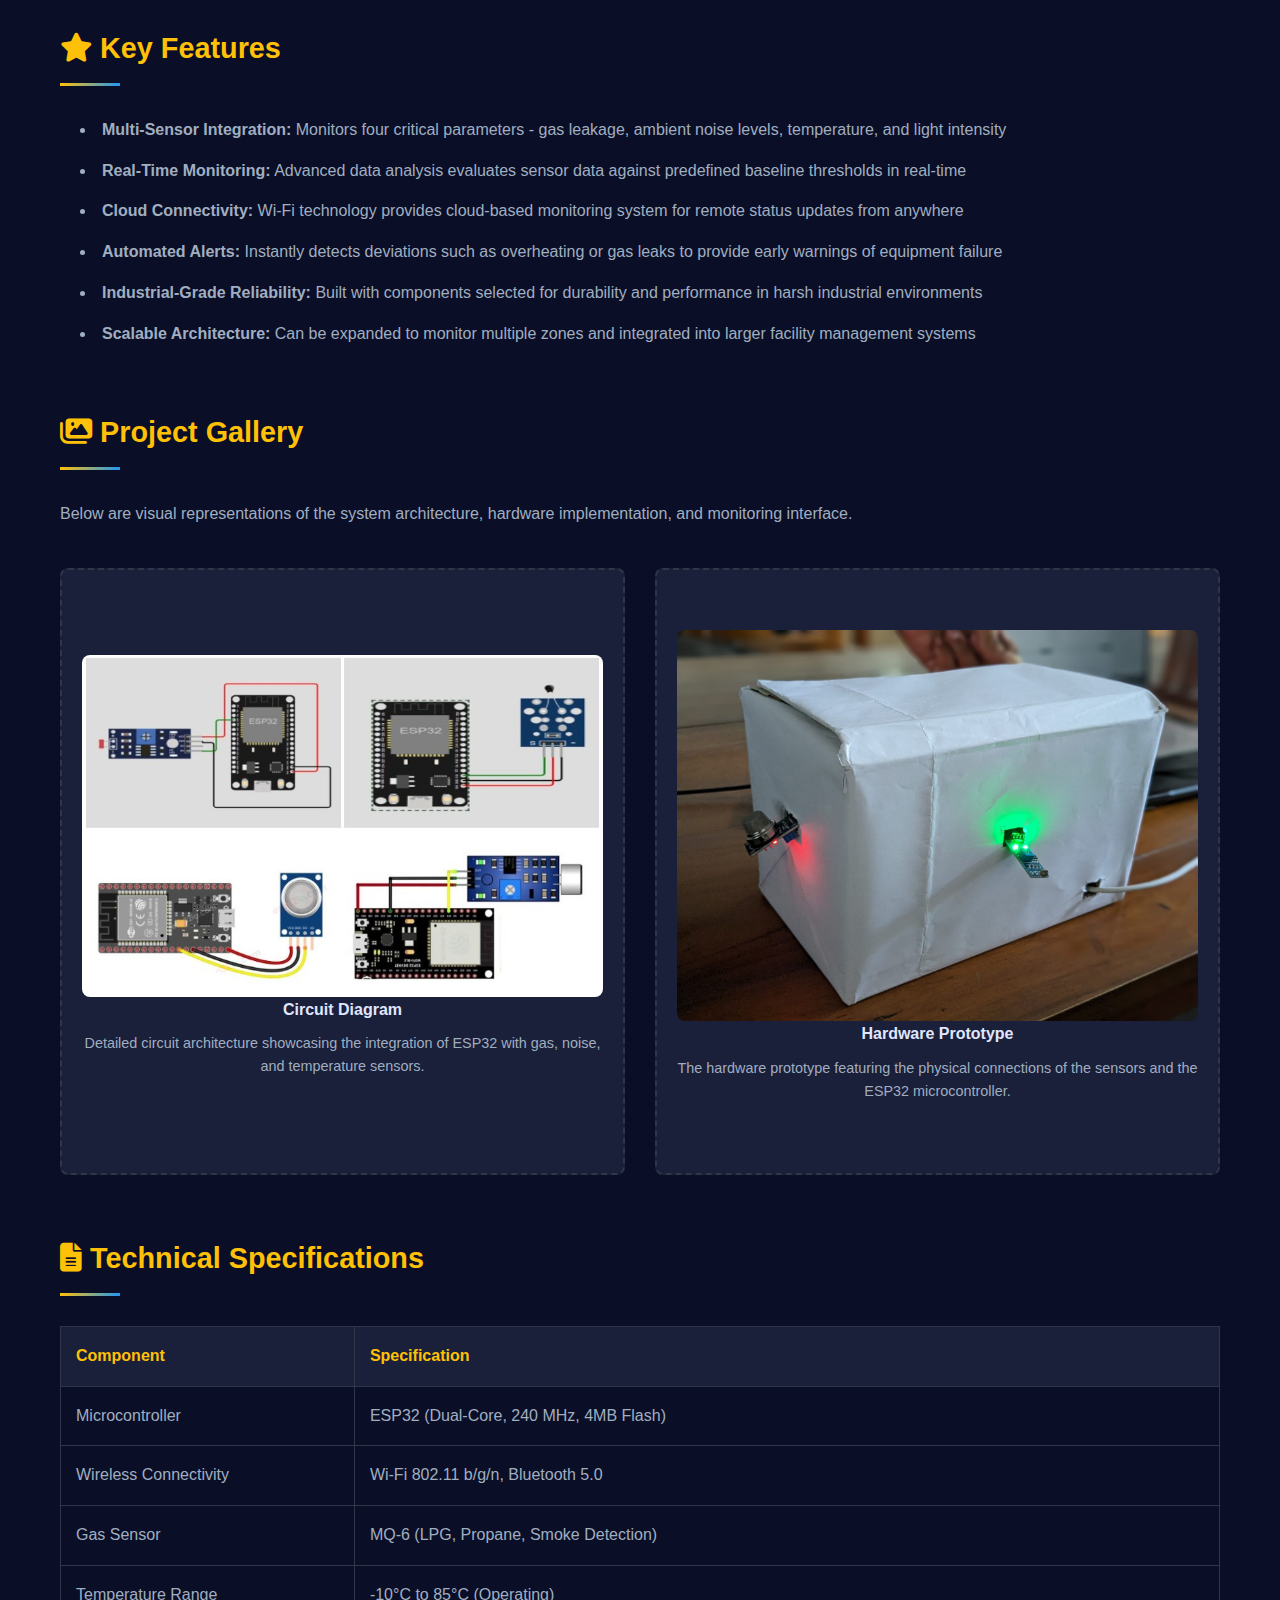
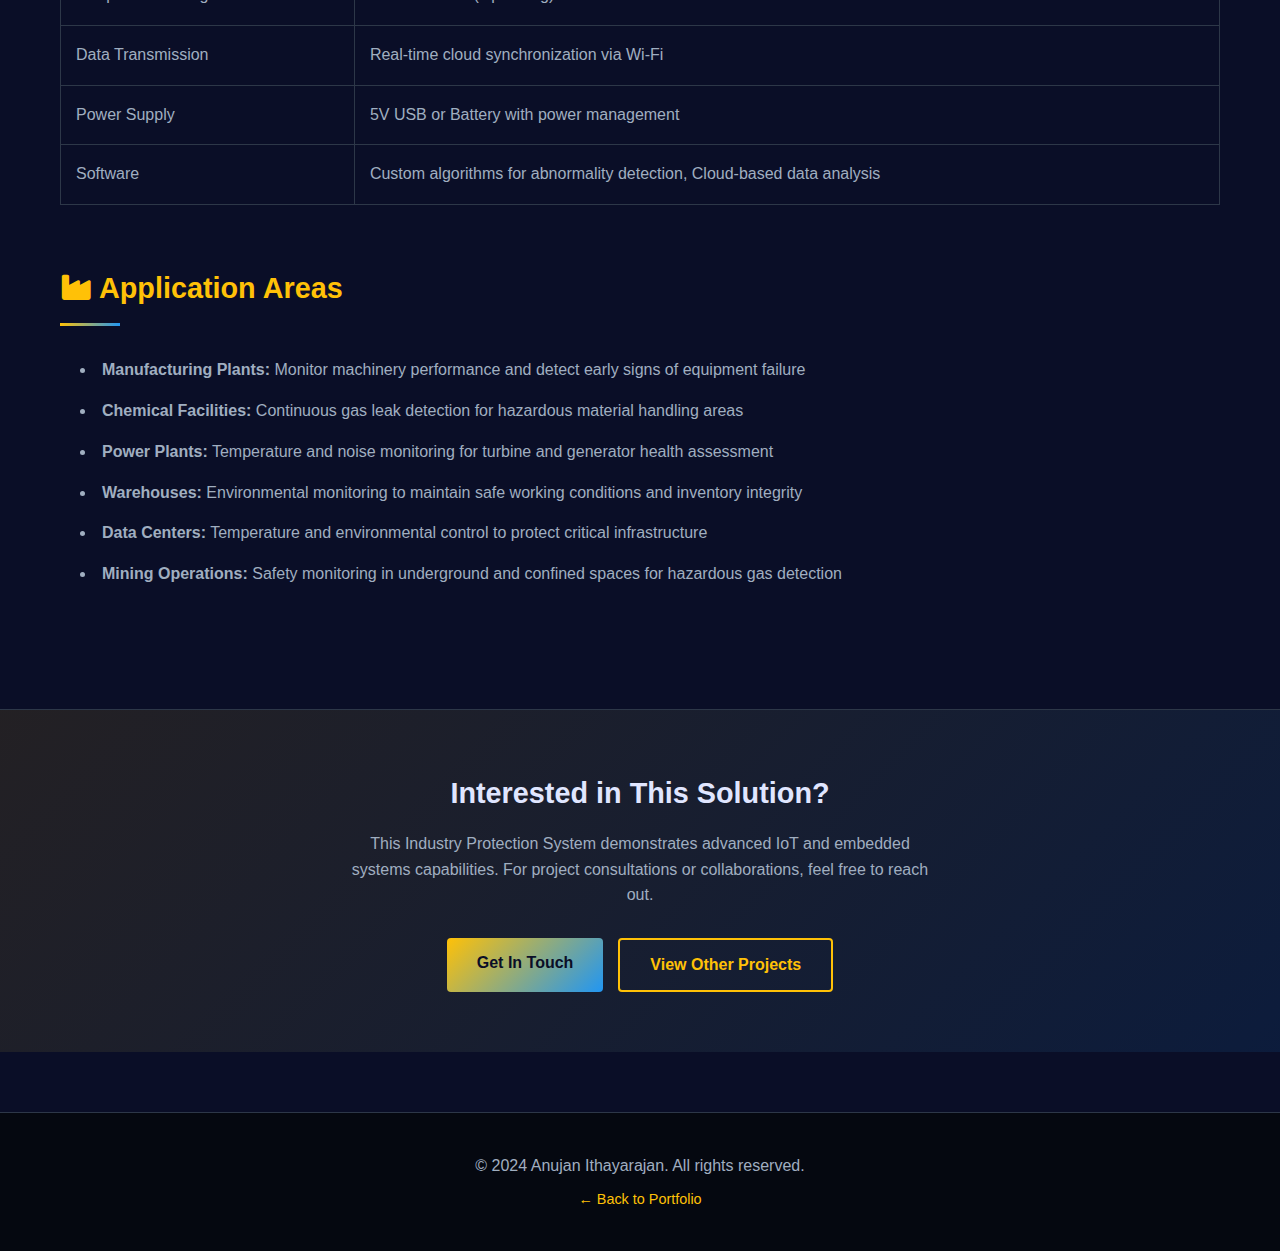
<file: Portfolio/project-industry-protection.html>
<!DOCTYPE html>
<html lang="en">
<head>
    <meta charset="UTF-8">
    <meta name="viewport" content="width=device-width, initial-scale=1.0">
    <title>Industry Protection System - ESP32 Safety Monitoring | Anujan Ithayarajan</title>
    <link rel="stylesheet" href="styles.css">
    <link rel="stylesheet" href="https://cdnjs.cloudflare.com/ajax/libs/font-awesome/6.4.0/css/all.min.css">
    <style>
        /* Project Detail Page Styles */
        .project-header {
            padding-top: 120px;
            padding-bottom: 60px;
            background: linear-gradient(135deg, rgba(255, 193, 7, 0.1), rgba(33, 150, 243, 0.1));
            border-bottom: 1px solid var(--border-color);
        }

        .project-hero {
            text-align: center;
            margin-bottom: 40px;
        }

        .project-hero h1 {
            font-size: 2.5rem;
            margin-bottom: 15px;
            background: linear-gradient(135deg, #ffc107, #2196F3);
            -webkit-background-clip: text;
            -webkit-text-fill-color: transparent;
            background-clip: text;
        }

        .project-hero p {
            font-size: 1.1rem;
            color: var(--text-secondary);
            max-width: 800px;
            margin: 0 auto;
        }

        .project-meta {
            display: flex;
            justify-content: center;
            gap: 30px;
            margin-top: 20px;
            flex-wrap: wrap;
        }

        .meta-item {
            display: flex;
            align-items: center;
            gap: 10px;
        }

        .meta-item i {
            color: #ffc107;
            font-size: 1.2rem;
        }

        .meta-item span {
            color: var(--text-secondary);
        }

        /* Main Content */
        .project-detail {
            padding: 60px 0;
        }

        .detail-section {
            margin-bottom: 60px;
        }

        .detail-section h2 {
            font-size: 1.8rem;
            margin-bottom: 30px;
            color: #ffc107;
            position: relative;
            padding-bottom: 15px;
        }

        .detail-section h2::after {
            content: '';
            position: absolute;
            bottom: 0;
            left: 0;
            width: 60px;
            height: 3px;
            background: linear-gradient(90deg, #ffc107, #2196F3);
        }

        .section-content {
            color: var(--text-secondary);
            line-height: 1.8;
        }

        .section-content p {
            margin-bottom: 20px;
            font-size: 1rem;
        }

        .section-content h3 {
            color: var(--text-primary);
            margin-top: 30px;
            margin-bottom: 15px;
            font-size: 1.3rem;
        }

        .section-content ul {
            list-style-position: inside;
            margin-left: 20px;
        }

        .section-content li {
            margin-bottom: 12px;
            color: var(--text-secondary);
        }

        /* Features Grid */
        .features-grid {
            display: grid;
            grid-template-columns: repeat(auto-fit, minmax(250px, 1fr));
            gap: 20px;
            margin: 30px 0;
        }

        .feature-card {
            background: var(--card-bg);
            border: 1px solid var(--border-color);
            border-radius: 8px;
            padding: 25px;
            transition: var(--transition);
            position: relative;
            overflow: hidden;
        }

        .feature-card::before {
            content: '';
            position: absolute;
            top: 0;
            left: 0;
            width: 100%;
            height: 4px;
            background: linear-gradient(90deg, #ffc107, #2196F3);
        }

        .feature-card:hover {
            border-color: #ffc107;
            box-shadow: 0 0 20px rgba(255, 193, 7, 0.1);
            transform: translateY(-5px);
        }

        .feature-card h4 {
            color: #ffc107;
            margin-bottom: 12px;
            display: flex;
            align-items: center;
            gap: 10px;
            font-size: 1.1rem;
        }

        .feature-card i {
            font-size: 1.3rem;
        }

        .feature-card p {
            color: var(--text-secondary);
            font-size: 0.95rem;
            line-height: 1.6;
        }

        /* Hardware Components */
        .hardware-grid {
            display: grid;
            grid-template-columns: repeat(auto-fit, minmax(280px, 1fr));
            gap: 25px;
            margin: 30px 0;
        }

        .hardware-card {
            background: var(--card-bg);
            border: 1px solid var(--border-color);
            border-radius: 8px;
            padding: 30px;
            text-align: center;
            transition: var(--transition);
        }

        .hardware-card:hover {
            border-color: #2196F3;
            box-shadow: 0 0 25px rgba(33, 150, 243, 0.15);
            transform: translateY(-5px);
        }

        .hardware-icon {
            font-size: 3rem;
            color: #ffc107;
            margin-bottom: 15px;
            display: inline-block;
        }

        .hardware-card h4 {
            color: var(--text-primary);
            margin-bottom: 10px;
            font-size: 1.2rem;
        }

        .hardware-card p {
            color: var(--text-secondary);
            font-size: 0.95rem;
            line-height: 1.6;
        }

        /* Image Gallery */
        .image-grid {
            display: grid;
            grid-template-columns: repeat(auto-fit, minmax(300px, 1fr));
            gap: 30px;
            margin: 40px 0;
        }

        .image-placeholder-box {
            background: var(--card-bg);
            border: 2px dashed var(--border-color);
            border-radius: 8px;
            padding: 60px 20px;
            display: flex;
            flex-direction: column;
            align-items: center;
            justify-content: center;
            min-height: 350px;
            cursor: pointer;
            transition: var(--transition);
            position: relative;
            overflow: hidden;
        }

        .image-placeholder-box::before {
            content: '';
            position: absolute;
            top: 0;
            left: 0;
            right: 0;
            height: 2px;
            background: linear-gradient(90deg, #ffc107, #2196F3);
            opacity: 0;
            transition: opacity 0.3s ease;
        }

        .image-placeholder-box:hover {
            border-color: #ffc107;
            background: rgba(255, 193, 7, 0.05);
        }

        .image-placeholder-box:hover::before {
            opacity: 1;
        }

        .image-placeholder-box i {
            font-size: 3rem;
            color: #ffc107;
            margin-bottom: 15px;
            opacity: 0.7;
        }

        .image-placeholder-box h4 {
            color: var(--text-primary);
            margin-bottom: 10px;
            text-align: center;
            font-weight: 600;
        }

        .image-placeholder-box p {
            color: var(--text-secondary);
            font-size: 0.9rem;
            text-align: center;
            margin-bottom: 10px;
        }

        .upload-note {
            display: inline-block;
            background: rgba(255, 193, 7, 0.1);
            color: #ffc107;
            padding: 8px 15px;
            border-radius: 4px;
            font-size: 0.85rem;
            margin-top: 10px;
        }

        /* System Workflow */
        .system-workflow {
            margin: 40px 0;
            background: var(--card-bg);
            border: 1px solid var(--border-color);
            border-radius: 8px;
            padding: 30px;
        }

        .workflow-steps {
            display: grid;
            grid-template-columns: repeat(auto-fit, minmax(250px, 1fr));
            gap: 25px;
            margin: 30px 0;
        }

        .workflow-step {
            background: rgba(255, 193, 7, 0.05);
            border-left: 4px solid #ffc107;
            padding: 25px;
            border-radius: 4px;
            position: relative;
        }

        .step-number {
            position: absolute;
            top: -15px;
            left: 20px;
            background: linear-gradient(135deg, #ffc107, #2196F3);
            color: var(--dark-bg);
            width: 40px;
            height: 40px;
            border-radius: 50%;
            display: flex;
            align-items: center;
            justify-content: center;
            font-weight: bold;
            font-size: 1.1rem;
        }

        .workflow-step h4 {
            color: #ffc107;
            margin-bottom: 12px;
            margin-top: 10px;
            font-size: 1.1rem;
        }

        .workflow-step p {
            color: var(--text-secondary);
            font-size: 0.95rem;
            line-height: 1.6;
        }

        /* Responsive */
        @media (max-width: 768px) {
            .project-hero h1 {
                font-size: 2rem;
            }

            .project-meta {
                flex-direction: column;
                gap: 15px;
            }

            .detail-section h2 {
                font-size: 1.5rem;
            }

            .features-grid,
            .hardware-grid,
            .workflow-steps,
            .image-grid {
                grid-template-columns: 1fr;
            }
        }

        /* Back Button */
        .back-button {
            display: inline-flex;
            align-items: center;
            gap: 8px;
            color: #ffc107;
            text-decoration: none;
            margin-bottom: 30px;
            transition: var(--transition);
            font-weight: 500;
        }

        .back-button:hover {
            gap: 12px;
        }

        .back-button i {
            font-size: 1.1rem;
        }
    </style>
</head>
<body>
    <!-- Navigation -->
    <nav class="navbar">
        <div class="container">
            <div class="nav-brand">Anujan</div>
            <ul class="nav-menu">
                <li><a href="index.html#home" class="nav-link">Home</a></li>
                <li><a href="index.html#about" class="nav-link">About</a></li>
                <li><a href="index.html#experience" class="nav-link">Experience</a></li>
                <li><a href="index.html#projects" class="nav-link">Projects</a></li>
                <li><a href="index.html#services" class="nav-link">Services</a></li>
                <li><a href="index.html#contact" class="nav-link">Contact</a></li>
            </ul>
            <div class="hamburger">
                <span></span>
                <span></span>
                <span></span>
            </div>
        </div>
    </nav>

    <!-- Project Header -->
    <section class="project-header">
        <div class="container">
            <a href="index.html#projects" class="back-button">
                <i class="fas fa-arrow-left"></i> Back to Projects
            </a>
            <div class="project-hero">
                <h1>Industry Protection System</h1>
                <p>Advanced ESP32-based Multi-Sensor Safety Solution for Industrial Environment Monitoring</p>
                <div class="project-meta">
                    <div class="meta-item">
                        <i class="fas fa-microchip"></i>
                        <span>ESP32 Microcontroller</span>
                    </div>
                    <div class="meta-item">
                        <i class="fas fa-wifi"></i>
                        <span>Wi-Fi Connectivity</span>
                    </div>
                    <div class="meta-item">
                        <i class="fas fa-cloud"></i>
                        <span>Cloud-Based Monitoring</span>
                    </div>
                </div>
            </div>
        </div>
    </section>

    <!-- Main Project Content -->
    <section class="project-detail">
        <div class="container">
            <!-- Project Overview -->
            <div class="detail-section">
                <h2><i class="fas fa-shield-alt"></i> Project Overview</h2>
                <div class="section-content">
                    <p>
                        The Industry Protection System is a comprehensive safety solution designed to safeguard industrial 
                        environments. By continuously monitoring key environmental parameters, the system identifies abnormal 
                        behaviors indicative of potential machinery faults or hazardous conditions, thereby enhancing operational 
                        efficiency and worker safety.
                    </p>
                    <p>
                        This intelligent system leverages the power of the ESP32 microcontroller combined with multiple advanced 
                        sensors to create a robust, real-time monitoring network that can detect and alert operators to dangerous 
                        conditions before they become critical.
                    </p>
                </div>
            </div>

            <!-- System Capabilities -->
            <div class="detail-section">
                <h2><i class="fas fa-cogs"></i> System Capabilities</h2>
                <div class="section-content">
                    <p>
                        The Industry Protection System provides comprehensive monitoring across multiple dimensions of industrial 
                        safety with real-time analysis and cloud-based management.
                    </p>
                </div>
                <div class="features-grid">
                    <div class="feature-card">
                        <h4><i class="fas fa-wind"></i> Gas Monitoring</h4>
                        <p>
                            Continuous detection of gas leakages including LPG, smoke, and other hazardous gases with instant alerts 
                            upon threshold breach.
                        </p>
                    </div>
                    <div class="feature-card">
                        <h4><i class="fas fa-volume-up"></i> Noise Detection</h4>
                        <p>
                            Real-time monitoring of ambient noise levels to identify abnormal machinery sounds that may indicate 
                            mechanical issues or equipment malfunction.
                        </p>
                    </div>
                    <div class="feature-card">
                        <h4><i class="fas fa-thermometer-half"></i> Temperature Monitoring</h4>
                        <p>
                            Precise temperature tracking to detect overheating in machinery or environmental conditions that could 
                            compromise equipment performance and safety.
                        </p>
                    </div>
                    <div class="feature-card">
                        <h4><i class="fas fa-lightbulb"></i> Light Intensity Tracking</h4>
                        <p>
                            Monitoring light levels to ensure adequate illumination in work areas and detect potential lighting failures 
                            that could affect safety.
                        </p>
                    </div>
                    <div class="feature-card">
                        <h4><i class="fas fa-broadcast-tower"></i> Wi-Fi Connectivity</h4>
                        <p>
                            Seamless wireless communication enabling remote monitoring from any location with internet access for 
                            centralized control and oversight.
                        </p>
                    </div>
                    <div class="feature-card">
                        <h4><i class="fas fa-server"></i> Cloud Analysis</h4>
                        <p>
                            Advanced real-time data analysis performed in the cloud to evaluate sensor readings against predefined 
                            baselines and generate intelligent alerts.
                        </p>
                    </div>
                </div>
            </div>

            <!-- Hardware Architecture -->
            <div class="detail-section">
                <h2><i class="fas fa-tools"></i> Hardware Architecture</h2>
                <div class="section-content">
                    <p>
                        The system is built on a robust hardware foundation consisting of state-of-the-art components selected for 
                        reliability, accuracy, and industrial-grade performance.
                    </p>
                </div>
                <div class="hardware-grid">
                    <div class="hardware-card">
                        <div class="hardware-icon">
                            <i class="fas fa-microchip"></i>
                        </div>
                        <h4>ESP32 Microcontroller</h4>
                        <p>
                            Dual-core processor with built-in Wi-Fi and Bluetooth capabilities, providing the computational power 
                            and wireless connectivity required for real-time data processing and cloud communication.
                        </p>
                    </div>
                    <div class="hardware-card">
                        <div class="hardware-icon">
                            <i class="fas fa-flask"></i>
                        </div>
                        <h4>MQ-6 Gas Sensor</h4>
                        <p>
                            Highly sensitive semiconductor sensor designed to detect gas leakages including LPG, propane, and other 
                            combustible gases with quick response time and high accuracy.
                        </p>
                    </div>
                    <div class="hardware-card">
                        <div class="hardware-icon">
                            <i class="fas fa-thermometer"></i>
                        </div>
                        <h4>Temperature Sensor</h4>
                        <p>
                            Precision temperature monitoring sensor providing accurate readings across a wide range for detecting 
                            thermal anomalies and overheating conditions in machinery.
                        </p>
                    </div>
                    <div class="hardware-card">
                        <div class="hardware-icon">
                            <i class="fas fa-music"></i>
                        </div>
                        <h4>Noise/Sound Sensor</h4>
                        <p>
                            Sensitive audio detection module capable of monitoring ambient noise levels and identifying abnormal 
                            acoustic patterns that may indicate equipment distress.
                        </p>
                    </div>
                    <div class="hardware-card">
                        <div class="hardware-icon">
                            <i class="fas fa-sun"></i>
                        </div>
                        <h4>Light Intensity Sensor</h4>
                        <p>
                            Photoresistor-based sensor measuring ambient light levels to ensure adequate illumination and detect 
                            potential lighting system failures in industrial areas.
                        </p>
                    </div>
                    <div class="hardware-card">
                        <div class="hardware-icon">
                            <i class="fas fa-wifi"></i>
                        </div>
                        <h4>Wi-Fi Module</h4>
                        <p>
                            Integrated in the ESP32, enables seamless wireless communication with cloud servers for real-time data 
                            transmission and remote monitoring capabilities.
                        </p>
                    </div>
                </div>
            </div>

            <!-- System Workflow -->
            <div class="detail-section">
                <h2><i class="fas fa-stream"></i> System Workflow</h2>
                <div class="section-content">
                    <p>
                        The Industry Protection System operates through a sophisticated multi-stage process ensuring continuous 
                        monitoring and rapid response to any detected anomalies.
                    </p>
                </div>
                <div class="system-workflow">
                    <div class="workflow-steps">
                        <div class="workflow-step">
                            <div class="step-number">1</div>
                            <h4>Data Collection</h4>
                            <p>
                                All sensors continuously collect environmental data regarding gas levels, noise, temperature, 
                                and light intensity at regular intervals.
                            </p>
                        </div>
                        <div class="workflow-step">
                            <div class="step-number">2</div>
                            <h4>Local Processing</h4>
                            <p>
                                The ESP32 microcontroller processes raw sensor data and performs initial validation and 
                                calibration before transmission.
                            </p>
                        </div>
                        <div class="workflow-step">
                            <div class="step-number">3</div>
                            <h4>Cloud Transmission</h4>
                            <p>
                                Processed data is transmitted securely to cloud servers via Wi-Fi for centralized analysis 
                                and long-term storage.
                            </p>
                        </div>
                        <div class="workflow-step">
                            <div class="step-number">4</div>
                            <h4>Analysis</h4>
                            <p>
                                Cloud-based algorithms evaluate sensor readings against predefined baseline thresholds to 
                                identify abnormal conditions.
                            </p>
                        </div>
                        <div class="workflow-step">
                            <div class="step-number">5</div>
                            <h4>Alert Generation</h4>
                            <p>
                                When anomalies are detected, automated alerts are instantly generated and sent to the monitoring 
                                dashboard and authorized personnel.
                            </p>
                        </div>
                        <div class="workflow-step">
                            <div class="step-number">6</div>
                            <h4>Remote Monitoring</h4>
                            <p>
                                Operators can monitor all sensor data and system status in real-time through a cloud-based 
                                dashboard from any location.
                            </p>
                        </div>
                    </div>
                </div>
            </div>

            <!-- Key Features -->
            <div class="detail-section">
                <h2><i class="fas fa-star"></i> Key Features</h2>
                <div class="section-content">
                    <ul>
                        <li><strong>Multi-Sensor Integration:</strong> Monitors four critical parameters - gas leakage, ambient noise levels, temperature, and light intensity</li>
                        <li><strong>Real-Time Monitoring:</strong> Advanced data analysis evaluates sensor data against predefined baseline thresholds in real-time</li>
                        <li><strong>Cloud Connectivity:</strong> Wi-Fi technology provides cloud-based monitoring system for remote status updates from anywhere</li>
                        <li><strong>Automated Alerts:</strong> Instantly detects deviations such as overheating or gas leaks to provide early warnings of equipment failure</li>
                        <li><strong>Industrial-Grade Reliability:</strong> Built with components selected for durability and performance in harsh industrial environments</li>
                        <li><strong>Scalable Architecture:</strong> Can be expanded to monitor multiple zones and integrated into larger facility management systems</li>
                    </ul>
                </div>
            </div>

            <!-- Project Gallery -->
            <div class="detail-section">
                <h2><i class="fas fa-images"></i> Project Gallery</h2>
                <div class="section-content">
                    <p>
                        Below are visual representations of the system architecture, hardware implementation, and monitoring interface.
                    </p>
                </div>
                <div class="image-grid">
                    <div class="image-placeholder-box">
                        <img src="images/Cloud_01.jpg" alt="Experimental Setup" style="width: 100%; border-radius: 8px; display: block;">
                        <h4>Circuit Diagram</h4>
                        <p>Detailed circuit architecture showcasing the integration of ESP32 with gas, noise, and temperature sensors.</p>
                        
                    </div>
                    <div class="image-placeholder-box">
                        <img src="images/Cloud_02.jpeg" alt="Experimental Setup" style="width: 100%; border-radius: 8px; display: block;">
                        <h4>Hardware Prototype</h4>
                        <p>The hardware prototype featuring the physical connections of the sensors and the ESP32 microcontroller.</p>
                        
                    </div>
                    
                </div>
            </div>

            <!-- Technical Specifications -->
            <div class="detail-section">
                <h2><i class="fas fa-file-alt"></i> Technical Specifications</h2>
                <div class="section-content">
                    <table style="width: 100%; border-collapse: collapse; margin: 30px 0;">
                        <tr style="background: var(--card-bg); border: 1px solid var(--border-color);">
                            <th style="padding: 15px; text-align: left; color: #ffc107; font-weight: 600; border: 1px solid var(--border-color);">Component</th>
                            <th style="padding: 15px; text-align: left; color: #ffc107; font-weight: 600; border: 1px solid var(--border-color);">Specification</th>
                        </tr>
                        <tr style="border: 1px solid var(--border-color);">
                            <td style="padding: 15px; border: 1px solid var(--border-color); color: var(--text-secondary);">Microcontroller</td>
                            <td style="padding: 15px; border: 1px solid var(--border-color); color: var(--text-secondary);">ESP32 (Dual-Core, 240 MHz, 4MB Flash)</td>
                        </tr>
                        <tr style="background: rgba(10, 14, 39, 0.5); border: 1px solid var(--border-color);">
                            <td style="padding: 15px; border: 1px solid var(--border-color); color: var(--text-secondary);">Wireless Connectivity</td>
                            <td style="padding: 15px; border: 1px solid var(--border-color); color: var(--text-secondary);">Wi-Fi 802.11 b/g/n, Bluetooth 5.0</td>
                        </tr>
                        <tr style="border: 1px solid var(--border-color);">
                            <td style="padding: 15px; border: 1px solid var(--border-color); color: var(--text-secondary);">Gas Sensor</td>
                            <td style="padding: 15px; border: 1px solid var(--border-color); color: var(--text-secondary);">MQ-6 (LPG, Propane, Smoke Detection)</td>
                        </tr>
                        <tr style="background: rgba(10, 14, 39, 0.5); border: 1px solid var(--border-color);">
                            <td style="padding: 15px; border: 1px solid var(--border-color); color: var(--text-secondary);">Temperature Range</td>
                            <td style="padding: 15px; border: 1px solid var(--border-color); color: var(--text-secondary);">-10°C to 85°C (Operating)</td>
                        </tr>
                        <tr style="border: 1px solid var(--border-color);">
                            <td style="padding: 15px; border: 1px solid var(--border-color); color: var(--text-secondary);">Data Transmission</td>
                            <td style="padding: 15px; border: 1px solid var(--border-color); color: var(--text-secondary);">Real-time cloud synchronization via Wi-Fi</td>
                        </tr>
                        <tr style="background: rgba(10, 14, 39, 0.5); border: 1px solid var(--border-color);">
                            <td style="padding: 15px; border: 1px solid var(--border-color); color: var(--text-secondary);">Power Supply</td>
                            <td style="padding: 15px; border: 1px solid var(--border-color); color: var(--text-secondary);">5V USB or Battery with power management</td>
                        </tr>
                        <tr style="border: 1px solid var(--border-color);">
                            <td style="padding: 15px; border: 1px solid var(--border-color); color: var(--text-secondary);">Software</td>
                            <td style="padding: 15px; border: 1px solid var(--border-color); color: var(--text-secondary);">Custom algorithms for abnormality detection, Cloud-based data analysis</td>
                        </tr>
                    </table>
                </div>
            </div>

            <!-- Application Areas -->
            <div class="detail-section">
                <h2><i class="fas fa-industry"></i> Application Areas</h2>
                <div class="section-content">
                    <ul>
                        <li><strong>Manufacturing Plants:</strong> Monitor machinery performance and detect early signs of equipment failure</li>
                        <li><strong>Chemical Facilities:</strong> Continuous gas leak detection for hazardous material handling areas</li>
                        <li><strong>Power Plants:</strong> Temperature and noise monitoring for turbine and generator health assessment</li>
                        <li><strong>Warehouses:</strong> Environmental monitoring to maintain safe working conditions and inventory integrity</li>
                        <li><strong>Data Centers:</strong> Temperature and environmental control to protect critical infrastructure</li>
                        <li><strong>Mining Operations:</strong> Safety monitoring in underground and confined spaces for hazardous gas detection</li>
                    </ul>
                </div>
            </div>
        </div>
    </section>

    <!-- Contact CTA -->
    <section style="padding: 60px 0; background: linear-gradient(135deg, rgba(255, 193, 7, 0.1), rgba(33, 150, 243, 0.1)); border-top: 1px solid var(--border-color);">
        <div class="container" style="text-align: center;">
            <h2 style="font-size: 1.8rem; margin-bottom: 15px; color: var(--text-primary);">Interested in This Solution?</h2>
            <p style="color: var(--text-secondary); margin-bottom: 30px; max-width: 600px; margin-left: auto; margin-right: auto;">
                This Industry Protection System demonstrates advanced IoT and embedded systems capabilities. 
                For project consultations or collaborations, feel free to reach out.
            </p>
            <div style="display: flex; gap: 15px; justify-content: center; flex-wrap: wrap;">
                <a href="index.html#contact" style="background: linear-gradient(135deg, #ffc107, #2196F3); color: var(--dark-bg); padding: 12px 30px; border-radius: 4px; text-decoration: none; font-weight: 600; transition: var(--transition);">
                    Get In Touch
                </a>
                <a href="index.html#projects" style="border: 2px solid #ffc107; color: #ffc107; padding: 12px 30px; border-radius: 4px; text-decoration: none; font-weight: 600; transition: var(--transition);">
                    View Other Projects
                </a>
            </div>
        </div>
    </section>

    <!-- Footer -->
    <footer style="background: var(--darker-bg); border-top: 1px solid var(--border-color); padding: 40px 0; margin-top: 60px;">
        <div class="container">
            <div style="text-align: center; color: var(--text-secondary);">
                <p>&copy; 2024 Anujan Ithayarajan. All rights reserved.</p>
                <p style="margin-top: 10px; font-size: 0.9rem;">
                    <a href="index.html" style="color: #ffc107; text-decoration: none; transition: var(--transition);">← Back to Portfolio</a>
                </p>
            </div>
        </div>
    </footer>

    <script src="script.js"></script>
</body>
</html>
</file>
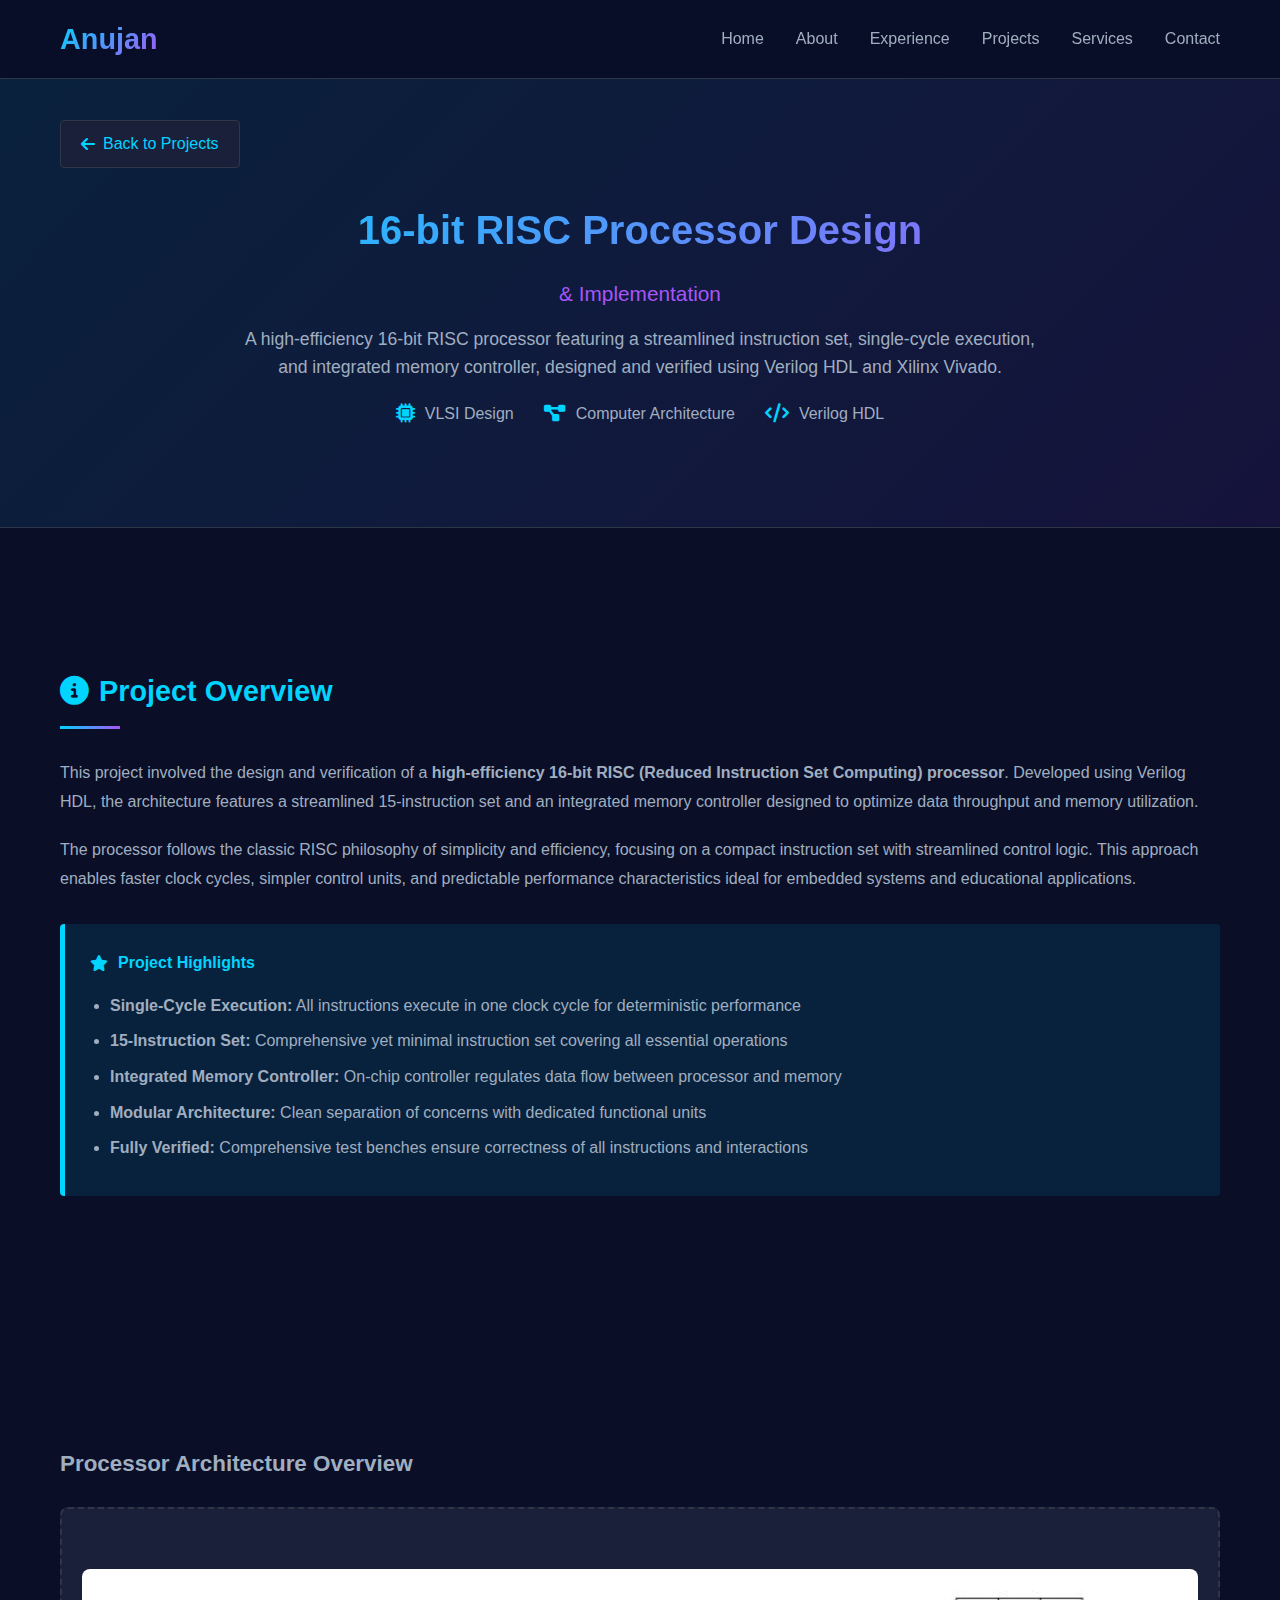
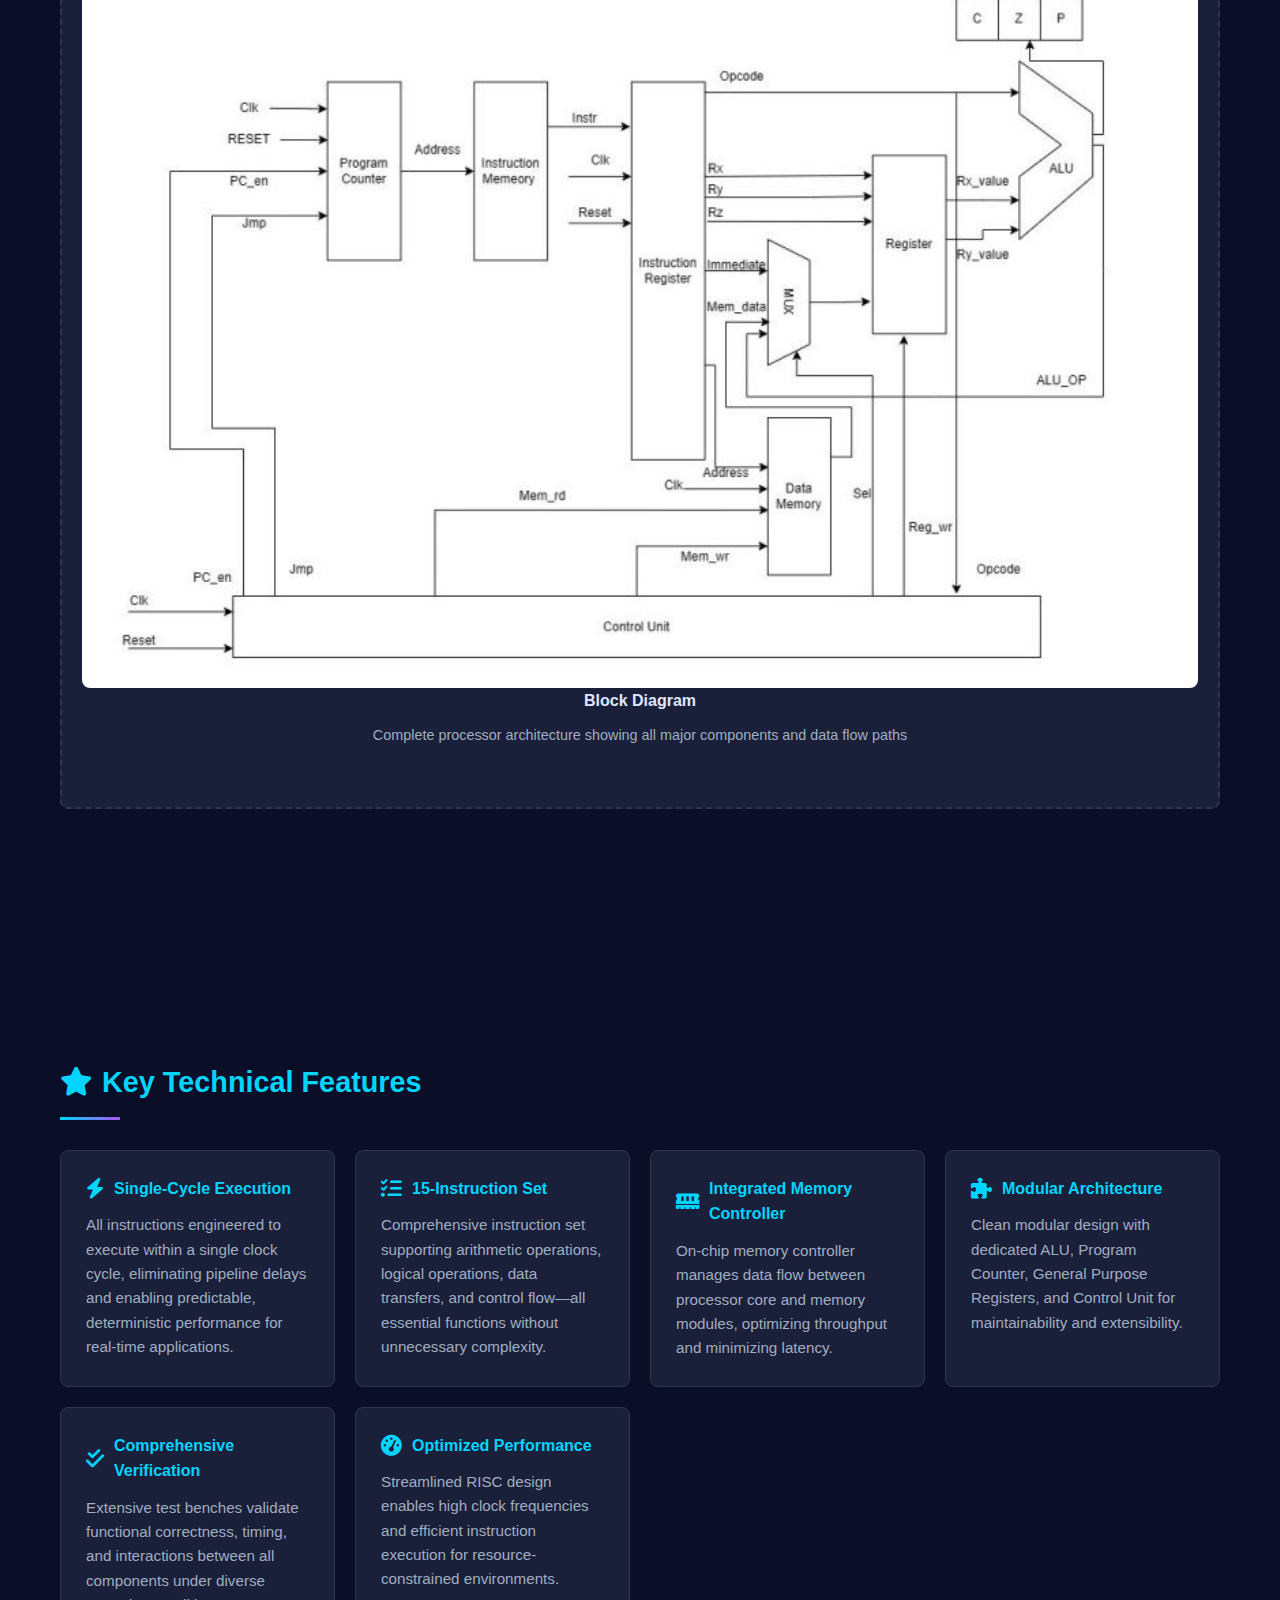
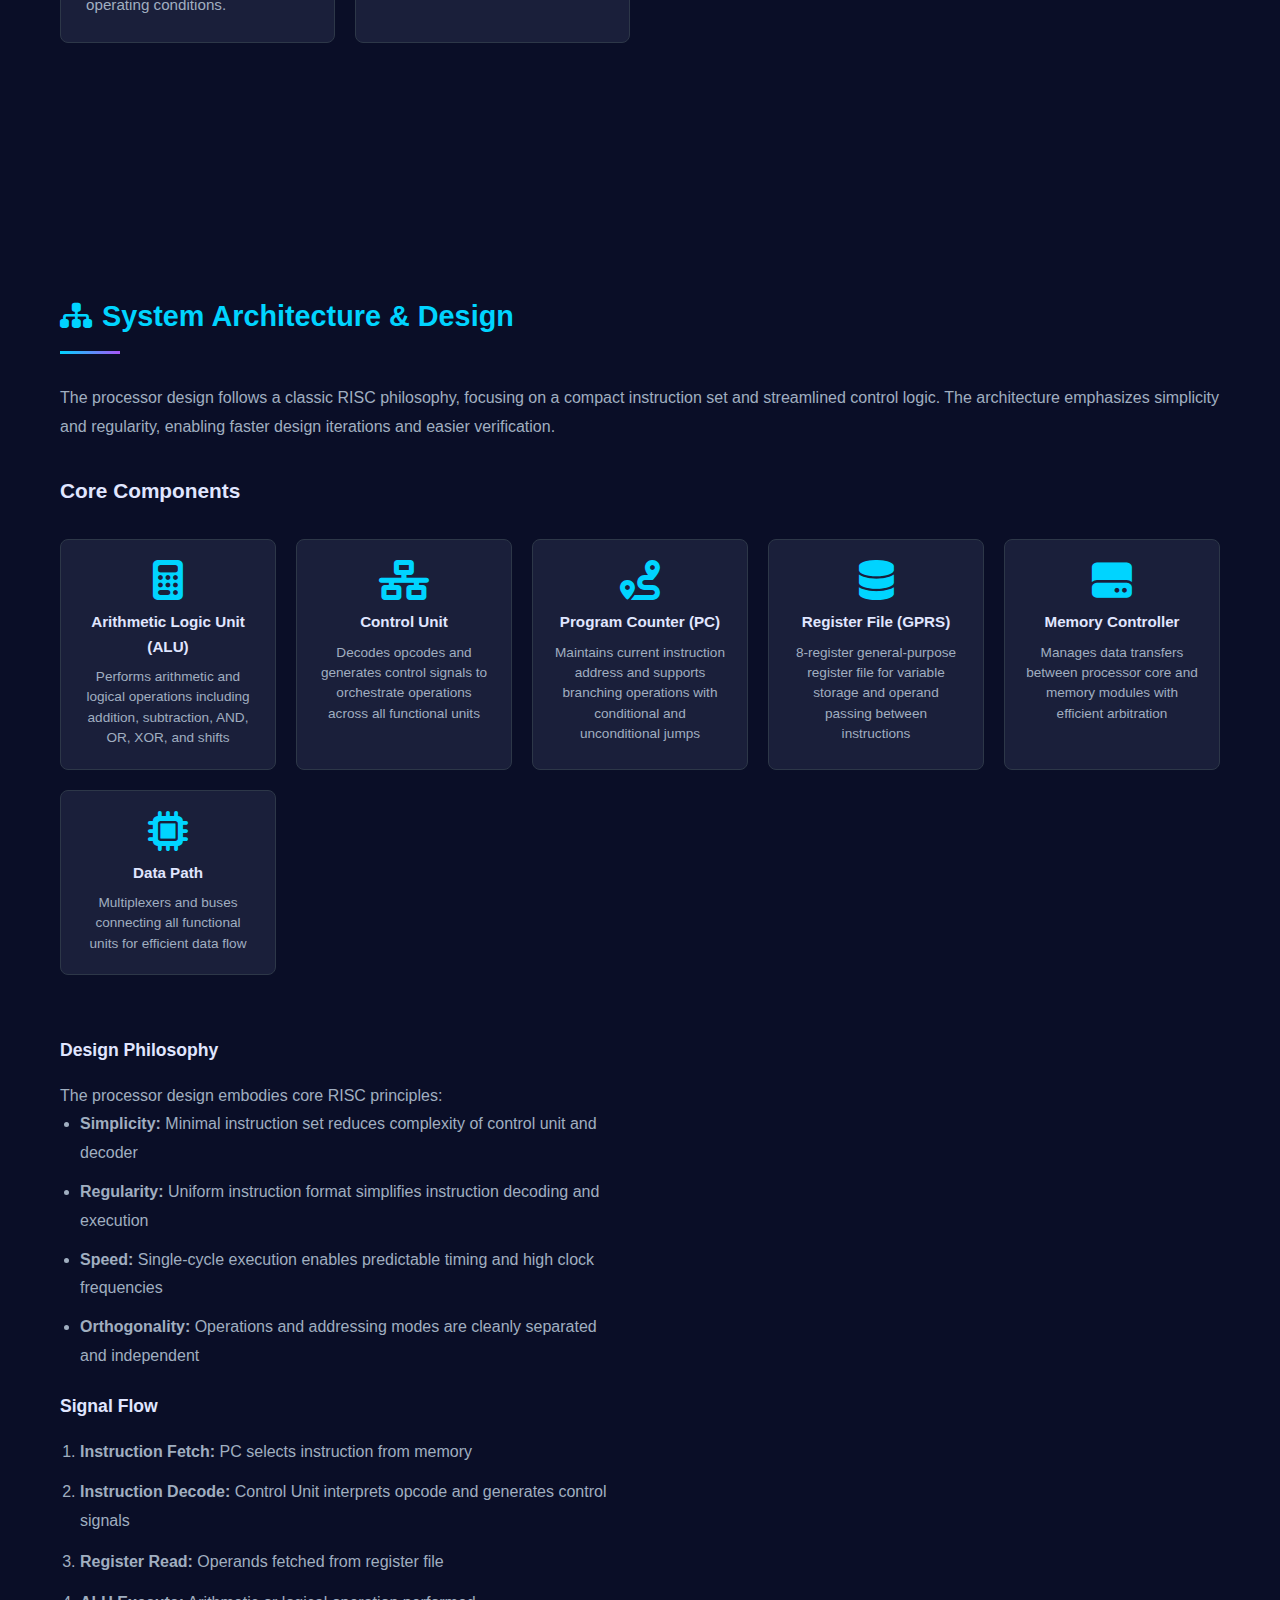
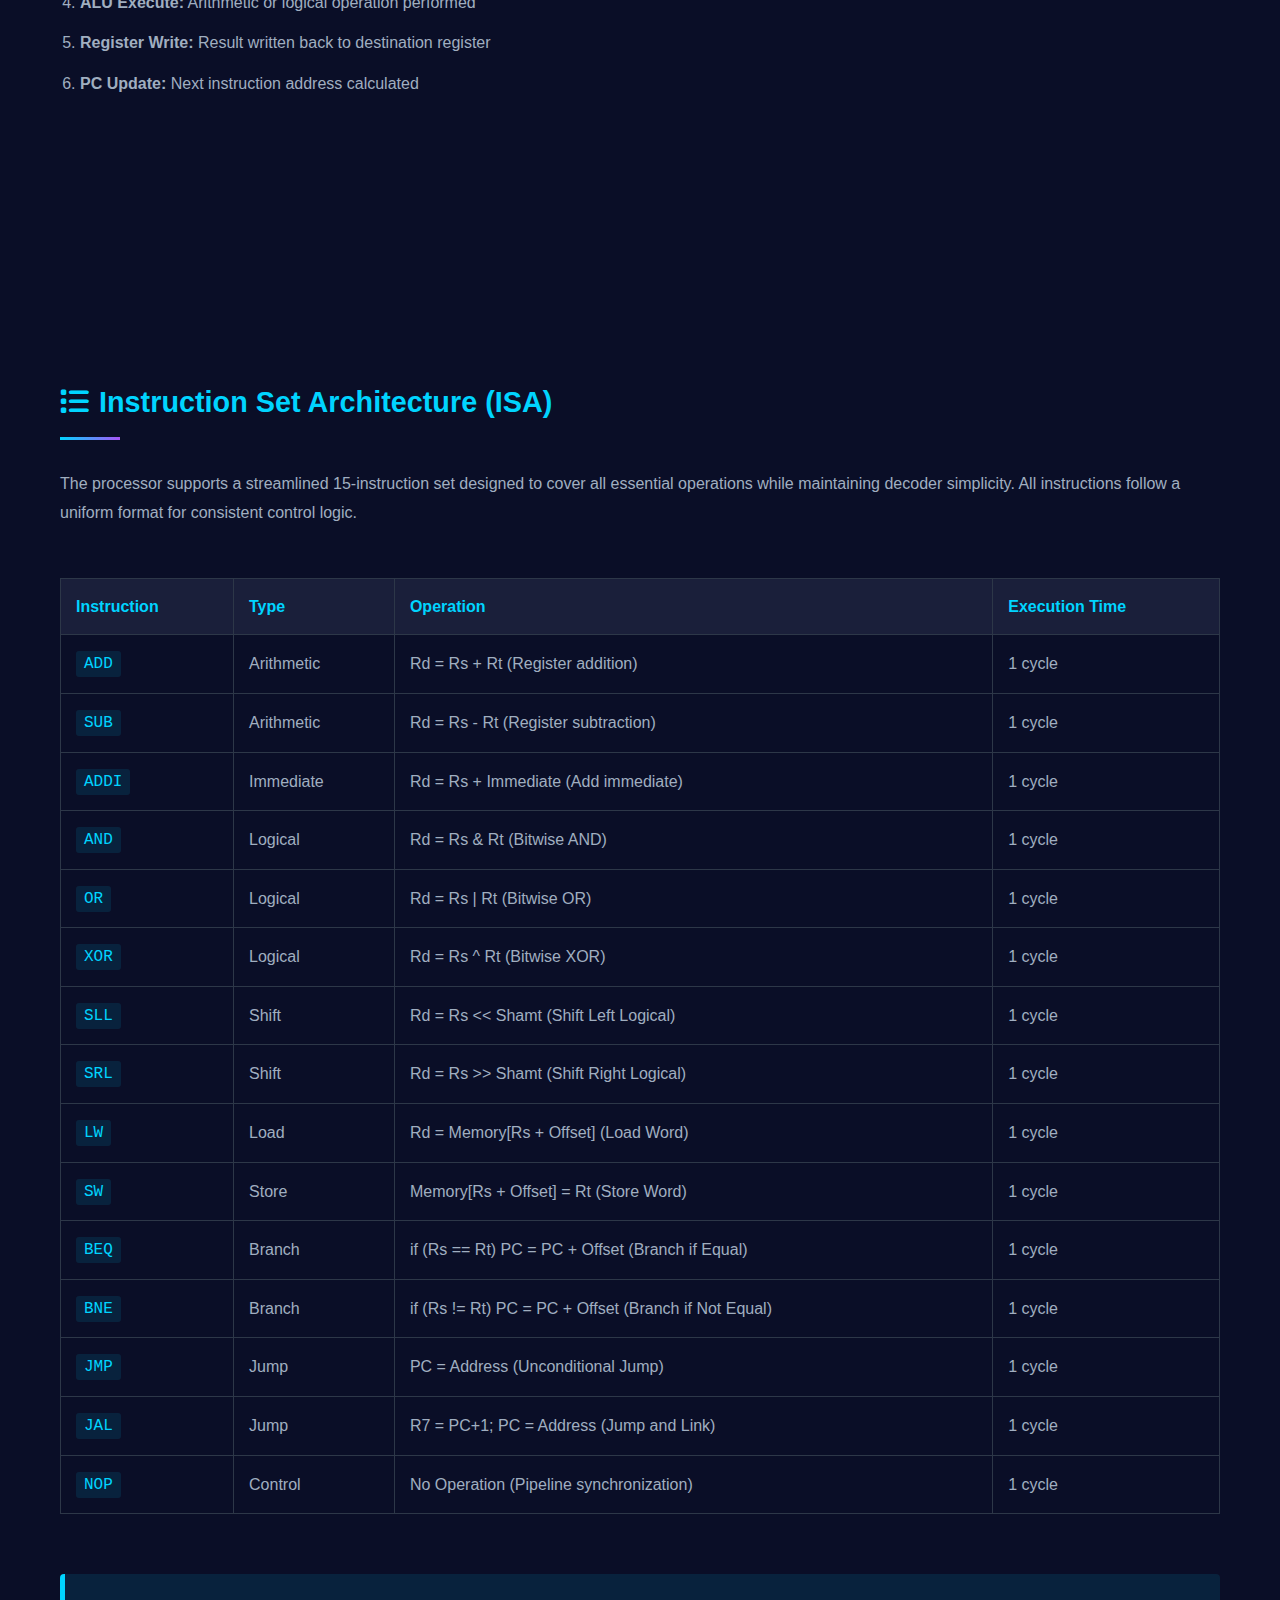
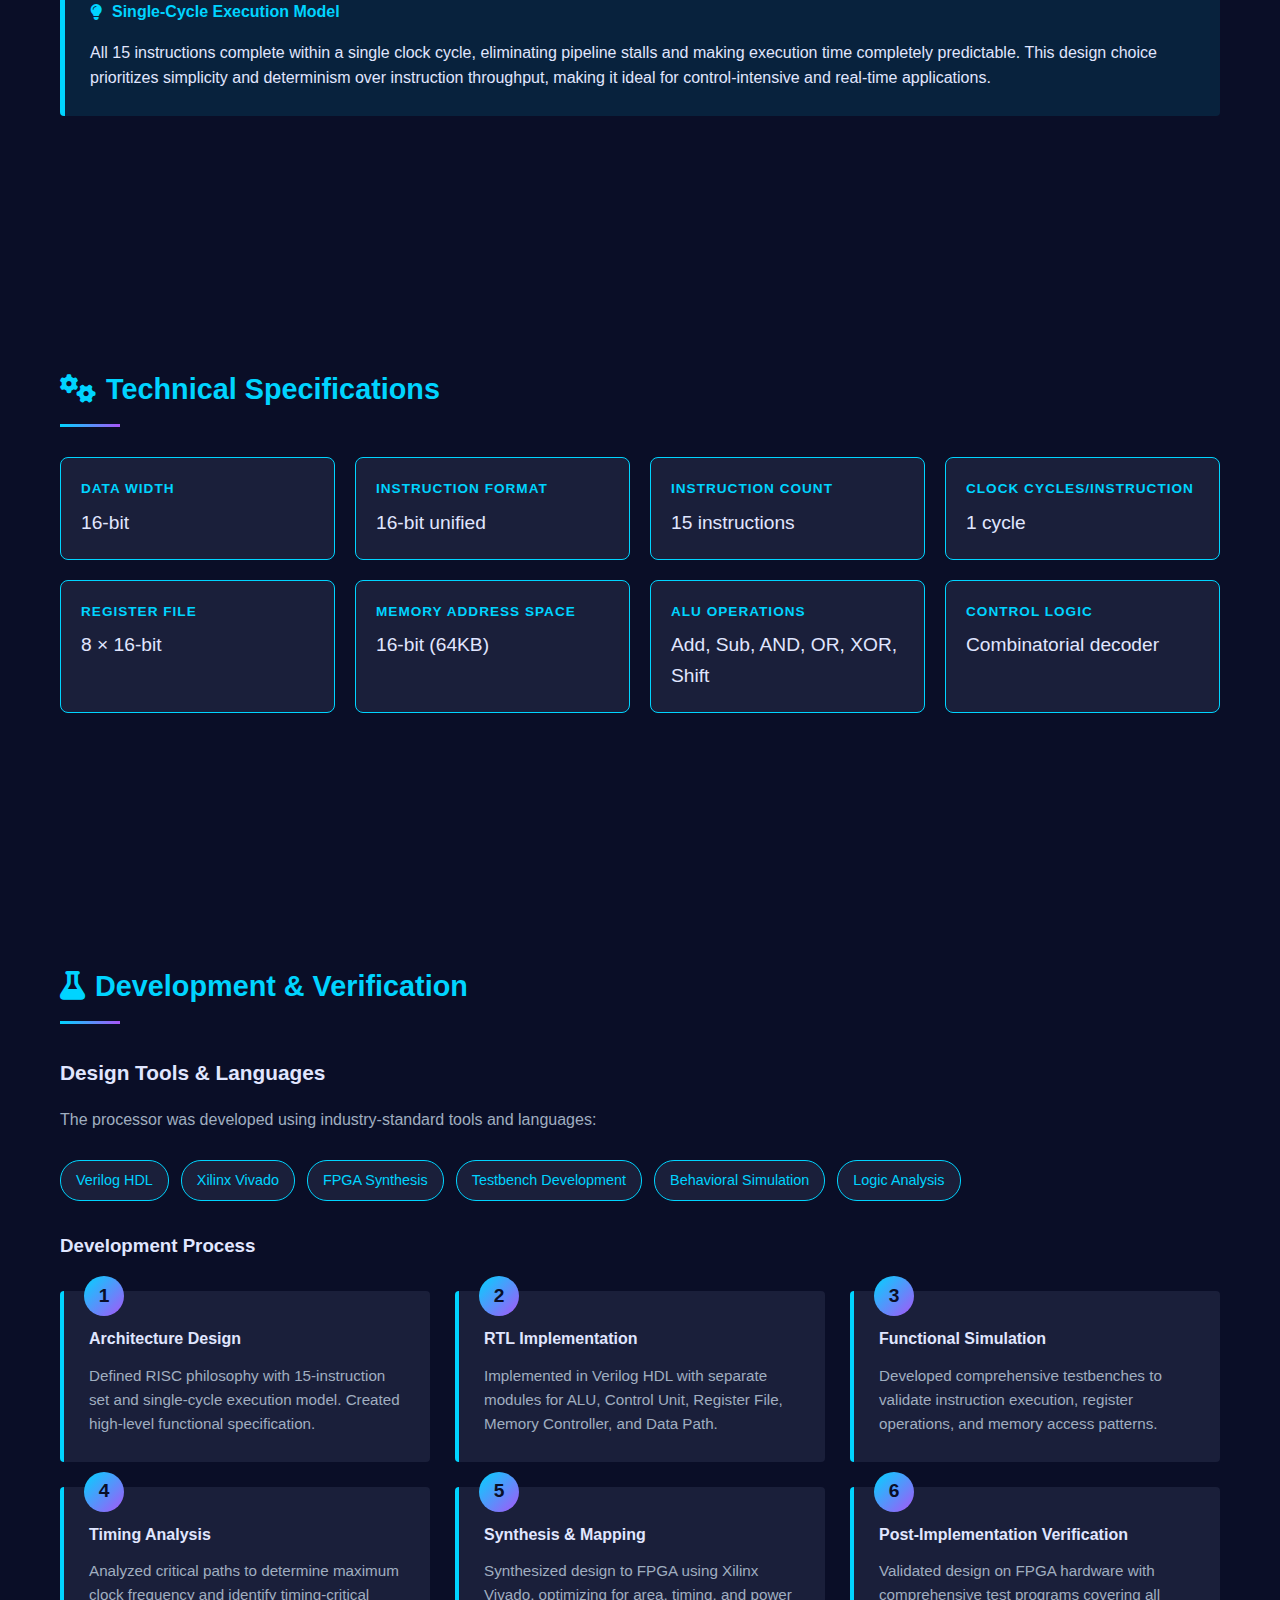
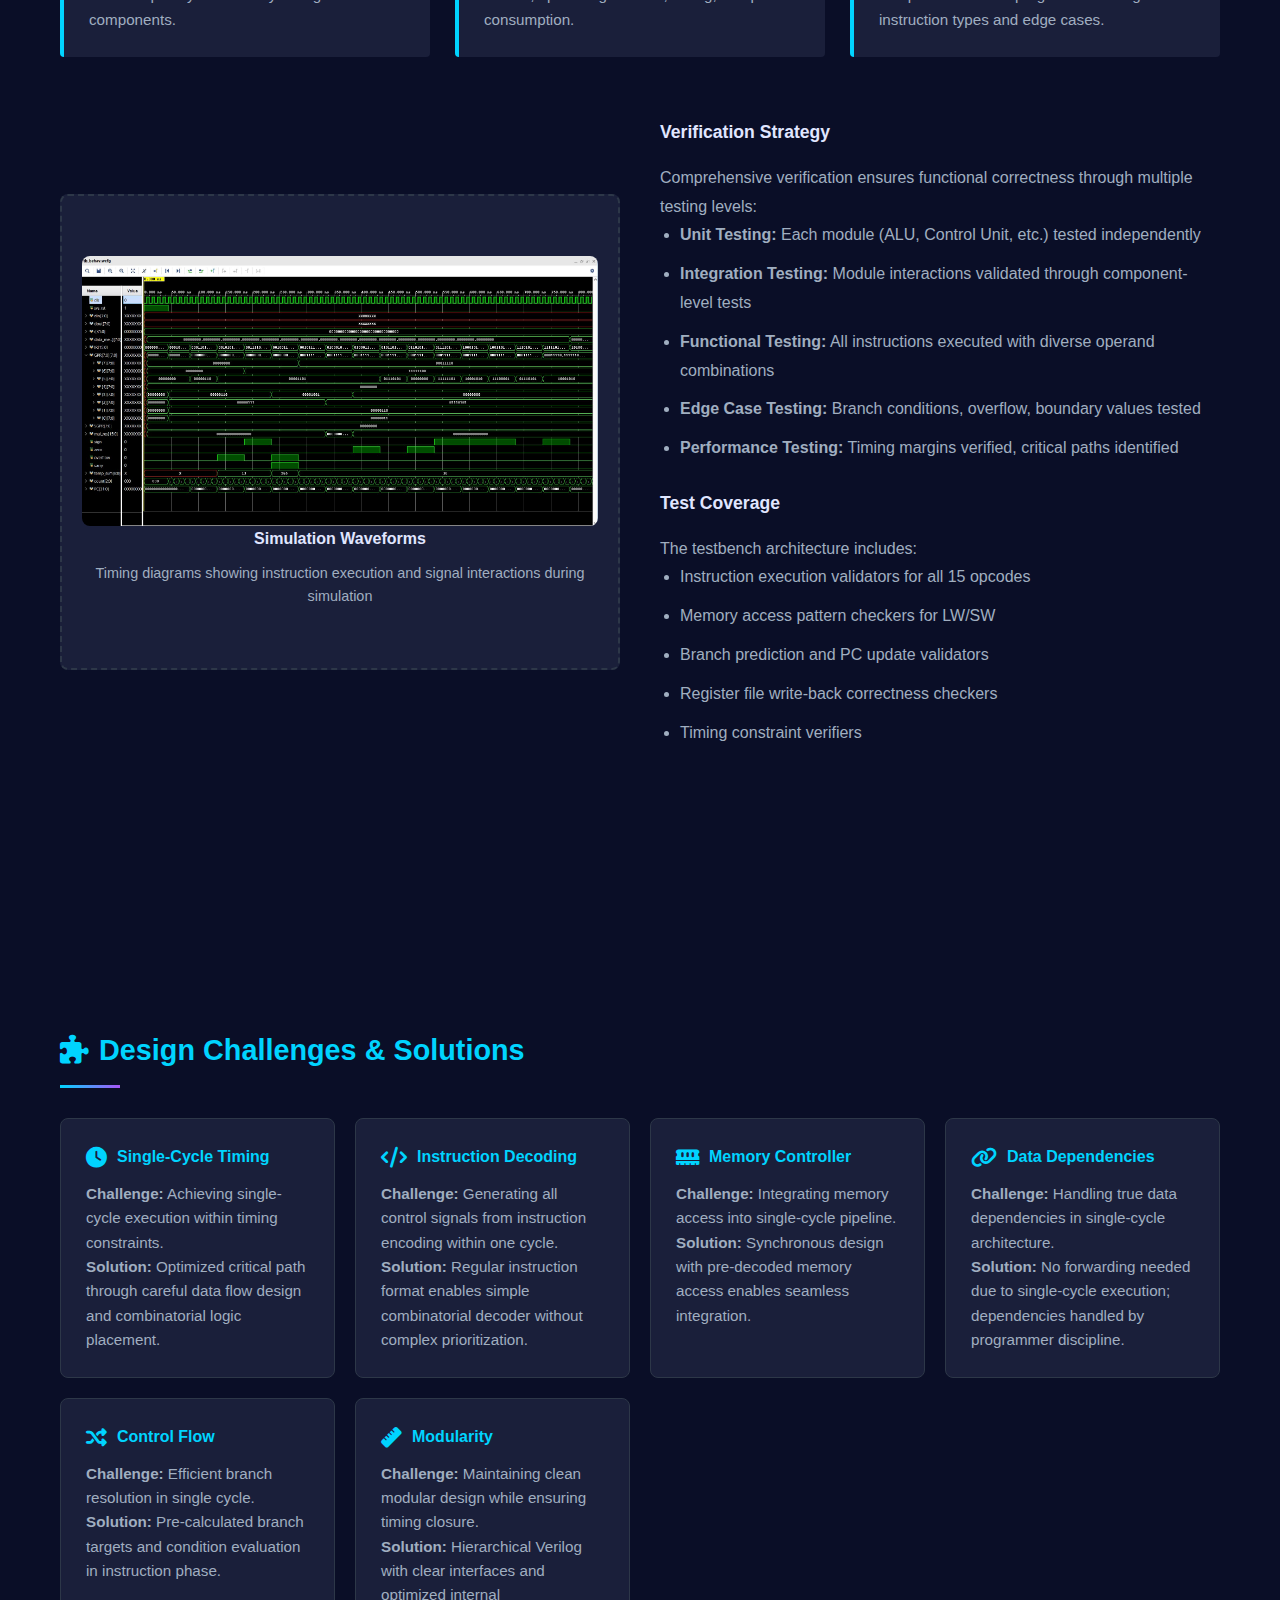
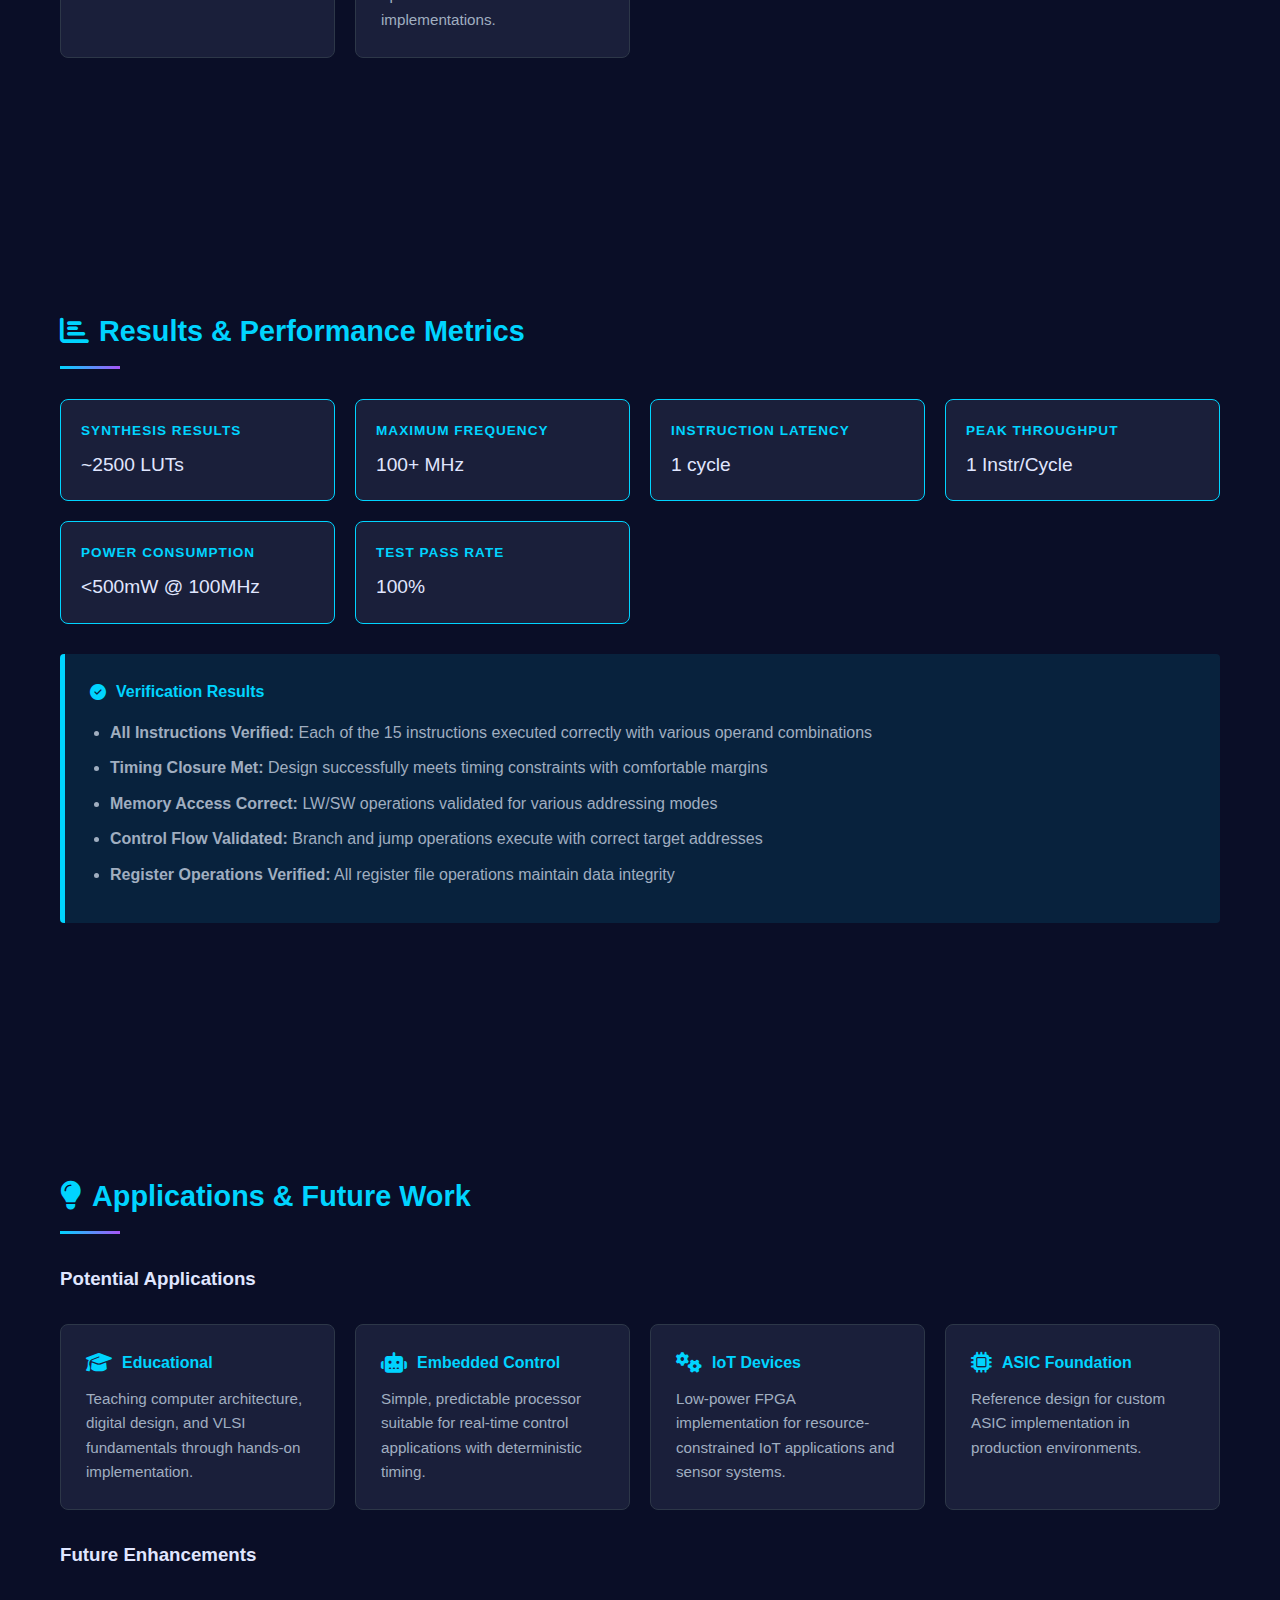
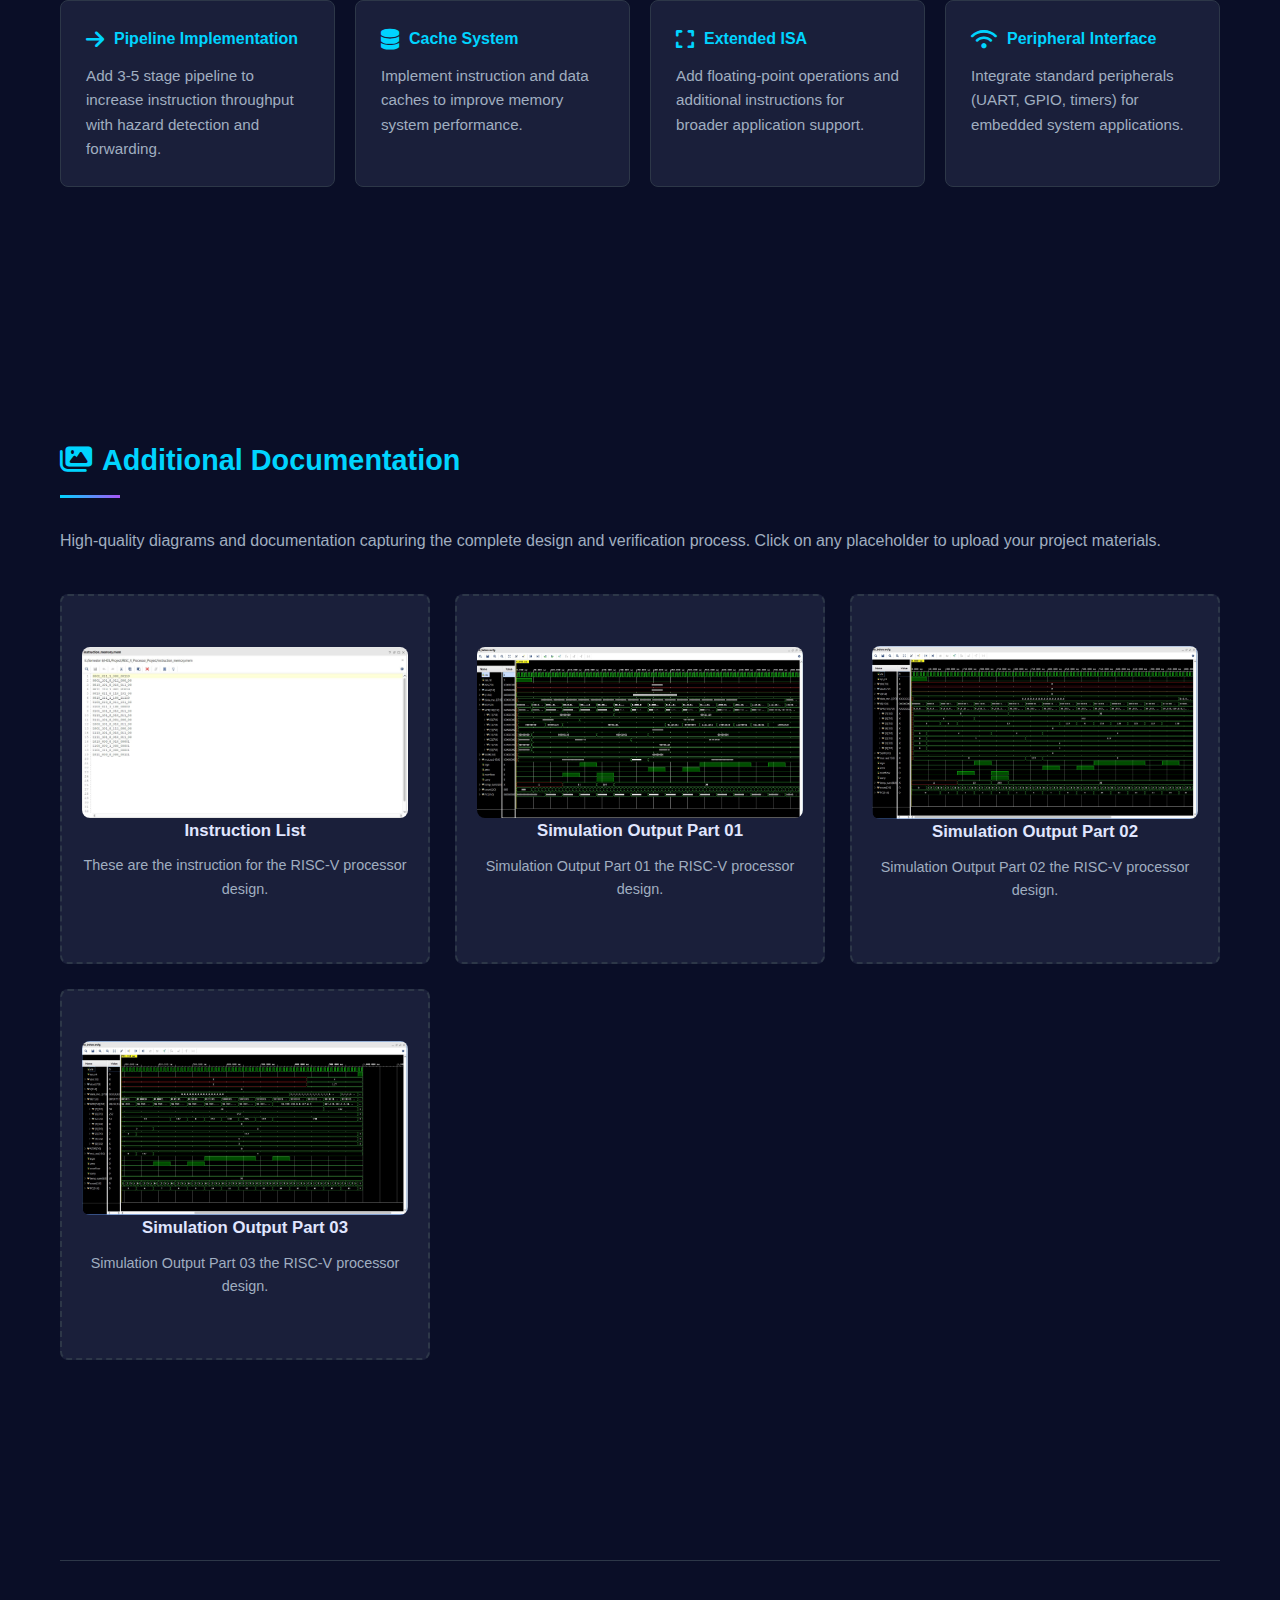
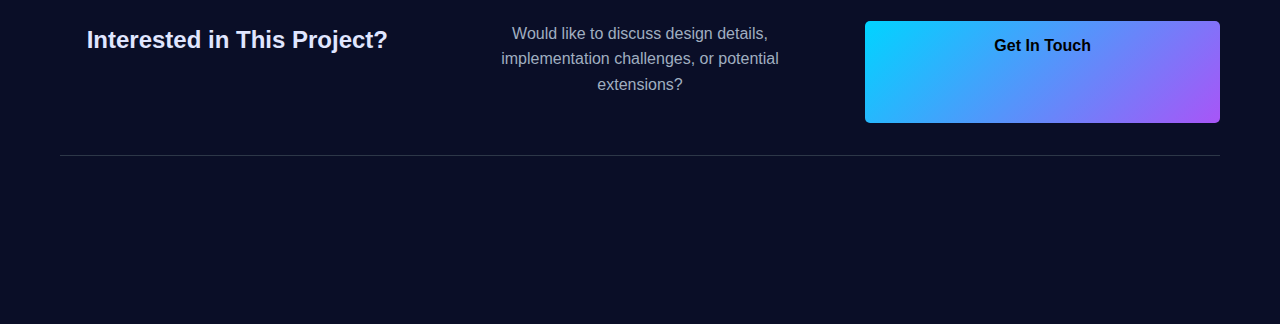
<file: Portfolio/project-risc.html>
<!DOCTYPE html>
<html lang="en">
<head>
    <meta charset="UTF-8">
    <meta name="viewport" content="width=device-width, initial-scale=1.0">
    <title>16-bit RISC Processor Design & Implementation | Anujan Ithayarajan</title>
    <link rel="stylesheet" href="styles.css">
    <link rel="stylesheet" href="https://cdnjs.cloudflare.com/ajax/libs/font-awesome/6.4.0/css/all.min.css">
    <style>
        /* Project Detail Page Styles */
        .project-header {
            padding-top: 120px;
            padding-bottom: 60px;
            background: linear-gradient(135deg, rgba(0, 212, 255, 0.1), rgba(120, 58, 237, 0.1));
            border-bottom: 1px solid var(--border-color);
        }

        .project-hero {
            text-align: center;
            margin-bottom: 40px;
        }

        .project-hero h1 {
            font-size: 2.5rem;
            margin-bottom: 15px;
            background: linear-gradient(135deg, var(--primary-color), var(--accent-color));
            -webkit-background-clip: text;
            -webkit-text-fill-color: transparent;
            background-clip: text;
        }

        .project-hero .subtitle {
            font-size: 1.3rem;
            color: var(--accent-color);
            margin-bottom: 15px;
            font-weight: 500;
        }

        .project-hero p {
            font-size: 1.1rem;
            color: var(--text-secondary);
            max-width: 800px;
            margin: 0 auto;
        }

        .project-meta {
            display: flex;
            justify-content: center;
            gap: 30px;
            margin-top: 20px;
            flex-wrap: wrap;
        }

        .meta-item {
            display: flex;
            align-items: center;
            gap: 10px;
        }

        .meta-item i {
            color: var(--primary-color);
            font-size: 1.2rem;
        }

        .meta-item span {
            color: var(--text-secondary);
        }

        /* Main Content */
        .project-detail {
            padding: 60px 0;
        }

        .detail-section {
            margin-bottom: 60px;
        }

        .detail-section h2 {
            font-size: 1.8rem;
            margin-bottom: 30px;
            color: var(--primary-color);
            position: relative;
            padding-bottom: 15px;
        }

        .detail-section h2::after {
            content: '';
            position: absolute;
            bottom: 0;
            left: 0;
            width: 60px;
            height: 3px;
            background: linear-gradient(90deg, var(--primary-color), var(--accent-color));
        }

        .section-content {
            color: var(--text-secondary);
            line-height: 1.8;
        }

        .section-content p {
            margin-bottom: 20px;
            font-size: 1rem;
        }

        .section-content h3 {
            color: var(--text-primary);
            margin-top: 30px;
            margin-bottom: 15px;
            font-size: 1.3rem;
        }

        /* Features Grid */
        .features-grid {
            display: grid;
            grid-template-columns: repeat(auto-fit, minmax(250px, 1fr));
            gap: 20px;
            margin: 30px 0;
        }

        .feature-card {
            background: var(--card-bg);
            border: 1px solid var(--border-color);
            border-radius: 8px;
            padding: 25px;
            transition: var(--transition);
        }

        .feature-card:hover {
            border-color: var(--primary-color);
            box-shadow: 0 0 20px rgba(0, 212, 255, 0.1);
            transform: translateY(-5px);
        }

        .feature-card h4 {
            color: var(--primary-color);
            margin-bottom: 12px;
            display: flex;
            align-items: center;
            gap: 10px;
        }

        .feature-card i {
            font-size: 1.3rem;
        }

        .feature-card p {
            color: var(--text-secondary);
            font-size: 0.95rem;
            line-height: 1.6;
        }

        /* Content with Image */
        .content-with-image {
            display: grid;
            grid-template-columns: 1fr 1fr;
            gap: 40px;
            align-items: center;
            margin: 40px 0;
        }

        .content-text {
            color: var(--text-secondary);
            line-height: 1.8;
        }

        .content-text h4 {
            color: var(--text-primary);
            margin-top: 20px;
            margin-bottom: 15px;
            font-size: 1.1rem;
        }

        .content-text ul {
            margin-left: 20px;
            margin-bottom: 20px;
        }

        .content-text li {
            margin-bottom: 10px;
            color: var(--text-secondary);
        }

        .content-text ol {
            margin-left: 20px;
            margin-bottom: 20px;
        }

        .content-text ol li {
            margin-bottom: 12px;
            color: var(--text-secondary);
        }

        .content-image {
            background: var(--card-bg);
            border: 2px dashed var(--border-color);
            border-radius: 8px;
            padding: 60px 20px;
            display: flex;
            flex-direction: column;
            align-items: center;
            justify-content: center;
            min-height: 350px;
            cursor: pointer;
            transition: var(--transition);
            position: relative;
        }

        .content-image:hover {
            border-color: var(--primary-color);
            background: rgba(0, 212, 255, 0.05);
        }

        .content-image i {
            font-size: 3rem;
            color: var(--primary-color);
            margin-bottom: 15px;
            opacity: 0.7;
        }

        .content-image h4 {
            color: var(--text-primary);
            margin-bottom: 10px;
            text-align: center;
        }

        .content-image p {
            color: var(--text-secondary);
            font-size: 0.9rem;
            text-align: center;
        }

        /* Instruction Set Table */
        .instruction-table {
            width: 100%;
            border-collapse: collapse;
            margin: 30px 0;
            overflow-x: auto;
        }

        .instruction-table th {
            background: var(--card-bg);
            border: 1px solid var(--border-color);
            padding: 15px;
            text-align: left;
            color: var(--primary-color);
            font-weight: 600;
        }

        .instruction-table td {
            border: 1px solid var(--border-color);
            padding: 15px;
            color: var(--text-secondary);
        }

        .instruction-table tr:nth-child(even) {
            background: rgba(10, 14, 39, 0.5);
        }

        .instruction-table code {
            background: rgba(0, 212, 255, 0.1);
            color: var(--primary-color);
            padding: 4px 8px;
            border-radius: 3px;
            font-family: 'Courier New', monospace;
        }

        /* Architecture Components */
        .architecture-grid {
            display: grid;
            grid-template-columns: repeat(auto-fit, minmax(200px, 1fr));
            gap: 20px;
            margin: 30px 0;
        }

        .arch-component {
            background: var(--card-bg);
            border: 1px solid var(--border-color);
            border-radius: 8px;
            padding: 20px;
            text-align: center;
            transition: var(--transition);
        }

        .arch-component:hover {
            border-color: var(--primary-color);
            box-shadow: 0 0 15px rgba(0, 212, 255, 0.1);
        }

        .arch-component i {
            font-size: 2.5rem;
            color: var(--primary-color);
            margin-bottom: 10px;
        }

        .arch-component h5 {
            color: var(--text-primary);
            margin-bottom: 8px;
            font-size: 0.95rem;
            font-weight: 600;
        }

        .arch-component p {
            color: var(--text-secondary);
            font-size: 0.85rem;
            line-height: 1.5;
        }

        /* Specification Cards */
        .spec-grid {
            display: grid;
            grid-template-columns: repeat(auto-fit, minmax(220px, 1fr));
            gap: 20px;
            margin: 30px 0;
        }

        .spec-card {
            background: var(--card-bg);
            border: 1px solid var(--primary-color);
            border-radius: 8px;
            padding: 20px;
            transition: var(--transition);
        }

        .spec-card:hover {
            background: rgba(0, 212, 255, 0.05);
            box-shadow: 0 0 15px rgba(0, 212, 255, 0.15);
        }

        .spec-label {
            color: var(--primary-color);
            font-size: 0.85rem;
            font-weight: 600;
            text-transform: uppercase;
            letter-spacing: 1px;
            margin-bottom: 8px;
        }

        .spec-value {
            color: var(--text-primary);
            font-size: 1.2rem;
            font-weight: 500;
        }

        /* Development Process */
        .process-steps {
            display: grid;
            grid-template-columns: repeat(auto-fit, minmax(280px, 1fr));
            gap: 25px;
            margin: 30px 0;
        }

        .step-card {
            background: var(--card-bg);
            border-left: 4px solid var(--primary-color);
            padding: 25px;
            border-radius: 4px;
            position: relative;
        }

        .step-number {
            position: absolute;
            top: -15px;
            left: 20px;
            background: linear-gradient(135deg, var(--primary-color), var(--accent-color));
            width: 40px;
            height: 40px;
            border-radius: 50%;
            display: flex;
            align-items: center;
            justify-content: center;
            color: var(--dark-bg);
            font-weight: bold;
            font-size: 1.2rem;
        }

        .step-card h4 {
            color: var(--text-primary);
            margin-top: 10px;
            margin-bottom: 12px;
        }

        .step-card p {
            color: var(--text-secondary);
            font-size: 0.95rem;
            line-height: 1.6;
        }

        /* Highlight Box */
        .highlight-box {
            background: rgba(0, 212, 255, 0.1);
            border-left: 5px solid var(--primary-color);
            border-radius: 4px;
            padding: 25px;
            margin: 30px 0;
        }

        .highlight-box h4 {
            color: var(--primary-color);
            margin-bottom: 15px;
            display: flex;
            align-items: center;
            gap: 10px;
        }

        .highlight-box ul {
            margin-left: 20px;
            color: var(--text-secondary);
        }

        .highlight-box li {
            margin-bottom: 10px;
            line-height: 1.6;
        }

        /* Tech Stack */
        .tech-stack {
            display: flex;
            flex-wrap: wrap;
            gap: 12px;
            margin: 25px 0;
        }

        .tech-item {
            background: var(--card-bg);
            border: 1px solid var(--primary-color);
            color: var(--primary-color);
            padding: 8px 15px;
            border-radius: 20px;
            font-size: 0.9rem;
            font-weight: 500;
        }

        /* Image Placeholders */
        .image-grid {
            display: grid;
            grid-template-columns: repeat(auto-fit, minmax(280px, 1fr));
            gap: 25px;
            margin: 40px 0;
        }

        .image-placeholder-box {
            background: var(--card-bg);
            border: 2px dashed var(--border-color);
            border-radius: 8px;
            padding: 50px 20px;
            display: flex;
            flex-direction: column;
            align-items: center;
            justify-content: center;
            min-height: 300px;
            cursor: pointer;
            transition: var(--transition);
            position: relative;
        }

        .image-placeholder-box:hover {
            border-color: var(--primary-color);
            background: rgba(0, 212, 255, 0.05);
        }

        .image-placeholder-box i {
            font-size: 2.5rem;
            color: var(--primary-color);
            margin-bottom: 15px;
            opacity: 0.7;
        }

        .image-placeholder-box h4 {
            color: var(--text-primary);
            margin-bottom: 10px;
            text-align: center;
            font-size: 1.05rem;
        }

        .image-placeholder-box p {
            color: var(--text-secondary);
            font-size: 0.9rem;
            text-align: center;
            margin-bottom: 10px;
        }

        .upload-note {
            display: inline-block;
            background: rgba(0, 212, 255, 0.1);
            color: var(--primary-color);
            padding: 6px 12px;
            border-radius: 3px;
            font-size: 0.8rem;
            font-weight: 500;
        }

        /* Back Button */
        .back-button {
            display: inline-flex;
            align-items: center;
            gap: 8px;
            margin-bottom: 30px;
            padding: 10px 20px;
            background: var(--card-bg);
            border: 1px solid var(--border-color);
            color: var(--primary-color);
            text-decoration: none;
            border-radius: 4px;
            transition: var(--transition);
        }

        .back-button:hover {
            background: var(--primary-color);
            color: var(--dark-bg);
            border-color: var(--primary-color);
        }

        /* Project Footer */
        .project-footer {
            margin-top: 80px;
            padding: 60px 0;
            border-top: 1px solid var(--border-color);
            text-align: center;
        }

        .footer-content h3 {
            color: var(--text-primary);
            margin-bottom: 15px;
            font-size: 1.5rem;
        }

        .footer-content p {
            color: var(--text-secondary);
            margin-bottom: 25px;
        }

        /* Responsive */
        @media (max-width: 768px) {
            .project-header {
                padding-top: 100px;
                padding-bottom: 40px;
            }

            .project-hero h1 {
                font-size: 1.8rem;
            }

            .project-hero .subtitle {
                font-size: 1.1rem;
            }

            .project-meta {
                gap: 15px;
            }

            .detail-section h2 {
                font-size: 1.4rem;
            }

            .content-with-image {
                grid-template-columns: 1fr;
            }

            .image-grid {
                grid-template-columns: 1fr;
            }

            .image-placeholder-box {
                min-height: 250px;
            }

            .instruction-table {
                font-size: 0.85rem;
            }

            .instruction-table th,
            .instruction-table td {
                padding: 10px;
            }
        }
    </style>
</head>
<body>
    <!-- Navigation -->
    <nav class="navbar">
        <div class="container">
            <div class="nav-brand">Anujan</div>
            <ul class="nav-menu">
                <li><a href="index.html#home" class="nav-link">Home</a></li>
                <li><a href="index.html#about" class="nav-link">About</a></li>
                <li><a href="index.html#experience" class="nav-link">Experience</a></li>
                <li><a href="index.html#projects" class="nav-link">Projects</a></li>
                <li><a href="index.html#services" class="nav-link">Services</a></li>
                <li><a href="index.html#contact" class="nav-link">Contact</a></li>
            </ul>
            <div class="hamburger">
                <span></span>
                <span></span>
                <span></span>
            </div>
        </div>
    </nav>

    <!-- Project Header -->
    <header class="project-header">
        <div class="container">
            <a href="index.html#projects" class="back-button">
                <i class="fas fa-arrow-left"></i> Back to Projects
            </a>
            <div class="project-hero">
                <h1>16-bit RISC Processor Design</h1>
                <div class="subtitle">& Implementation</div>
                <p>A high-efficiency 16-bit RISC processor featuring a streamlined instruction set, single-cycle execution, and integrated memory controller, designed and verified using Verilog HDL and Xilinx Vivado.</p>
                <div class="project-meta">
                    <div class="meta-item">
                        <i class="fas fa-microchip"></i>
                        <span>VLSI Design</span>
                    </div>
                    <div class="meta-item">
                        <i class="fas fa-diagram-project"></i>
                        <span>Computer Architecture</span>
                    </div>
                    <div class="meta-item">
                        <i class="fas fa-code"></i>
                        <span>Verilog HDL</span>
                    </div>
                </div>
            </div>
        </div>
    </header>

    <!-- Project Content -->
    <main class="project-detail">
        <div class="container">
            <!-- Overview Section -->
            <section class="detail-section">
                <h2><i class="fas fa-info-circle" style="margin-right: 10px;"></i>Project Overview</h2>
                <div class="section-content">
                    <p>
                        This project involved the design and verification of a <strong>high-efficiency 16-bit RISC (Reduced Instruction Set Computing) processor</strong>. Developed using Verilog HDL, the architecture features a streamlined 15-instruction set and an integrated memory controller designed to optimize data throughput and memory utilization.
                    </p>
                    <p>
                        The processor follows the classic RISC philosophy of simplicity and efficiency, focusing on a compact instruction set with streamlined control logic. This approach enables faster clock cycles, simpler control units, and predictable performance characteristics ideal for embedded systems and educational applications.
                    </p>

                    <div class="highlight-box">
                        <h4><i class="fas fa-star"></i> Project Highlights</h4>
                        <ul>
                            <li><strong>Single-Cycle Execution:</strong> All instructions execute in one clock cycle for deterministic performance</li>
                            <li><strong>15-Instruction Set:</strong> Comprehensive yet minimal instruction set covering all essential operations</li>
                            <li><strong>Integrated Memory Controller:</strong> On-chip controller regulates data flow between processor and memory</li>
                            <li><strong>Modular Architecture:</strong> Clean separation of concerns with dedicated functional units</li>
                            <li><strong>Fully Verified:</strong> Comprehensive test benches ensure correctness of all instructions and interactions</li>
                        </ul>
                    </div>
                </div>
            </section>

            <!-- Block Diagram Image -->
            <section class="detail-section">
                <h3 style="font-size: 1.4rem; color: var(--text-secondary); margin-bottom: 25px;">Processor Architecture Overview</h3>
                <div class="content-image" style="margin-bottom: 30px;">
                    <img src="images/Processor_01.jfif" alt="Experimental Setup" style="width: 100%; border-radius: 8px; display: block;">
                    <h4>Block Diagram</h4>
                    <p>Complete processor architecture showing all major components and data flow paths</p>
                    
                </div>
            </section>

            <!-- Key Technical Features -->
            <section class="detail-section">
                <h2><i class="fas fa-star" style="margin-right: 10px;"></i>Key Technical Features</h2>
                <div class="features-grid">
                    <div class="feature-card">
                        <h4><i class="fas fa-bolt"></i> Single-Cycle Execution</h4>
                        <p>All instructions engineered to execute within a single clock cycle, eliminating pipeline delays and enabling predictable, deterministic performance for real-time applications.</p>
                    </div>
                    <div class="feature-card">
                        <h4><i class="fas fa-list-check"></i> 15-Instruction Set</h4>
                        <p>Comprehensive instruction set supporting arithmetic operations, logical operations, data transfers, and control flow—all essential functions without unnecessary complexity.</p>
                    </div>
                    <div class="feature-card">
                        <h4><i class="fas fa-memory"></i> Integrated Memory Controller</h4>
                        <p>On-chip memory controller manages data flow between processor core and memory modules, optimizing throughput and minimizing latency.</p>
                    </div>
                    <div class="feature-card">
                        <h4><i class="fas fa-puzzle-piece"></i> Modular Architecture</h4>
                        <p>Clean modular design with dedicated ALU, Program Counter, General Purpose Registers, and Control Unit for maintainability and extensibility.</p>
                    </div>
                    <div class="feature-card">
                        <h4><i class="fas fa-check-double"></i> Comprehensive Verification</h4>
                        <p>Extensive test benches validate functional correctness, timing, and interactions between all components under diverse operating conditions.</p>
                    </div>
                    <div class="feature-card">
                        <h4><i class="fas fa-tachometer-alt"></i> Optimized Performance</h4>
                        <p>Streamlined RISC design enables high clock frequencies and efficient instruction execution for resource-constrained environments.</p>
                    </div>
                </div>
            </section>

            <!-- System Architecture -->
            <section class="detail-section">
                <h2><i class="fas fa-sitemap" style="margin-right: 10px;"></i>System Architecture & Design</h2>
                
                <div class="section-content">
                    <p>
                        The processor design follows a classic RISC philosophy, focusing on a compact instruction set and streamlined control logic. The architecture emphasizes simplicity and regularity, enabling faster design iterations and easier verification.
                    </p>

                    <h3>Core Components</h3>
                </div>

                <div class="architecture-grid">
                    <div class="arch-component">
                        <i class="fas fa-calculator"></i>
                        <h5>Arithmetic Logic Unit (ALU)</h5>
                        <p>Performs arithmetic and logical operations including addition, subtraction, AND, OR, XOR, and shifts</p>
                    </div>
                    <div class="arch-component">
                        <i class="fas fa-network-wired"></i>
                        <h5>Control Unit</h5>
                        <p>Decodes opcodes and generates control signals to orchestrate operations across all functional units</p>
                    </div>
                    <div class="arch-component">
                        <i class="fas fa-route"></i>
                        <h5>Program Counter (PC)</h5>
                        <p>Maintains current instruction address and supports branching operations with conditional and unconditional jumps</p>
                    </div>
                    <div class="arch-component">
                        <i class="fas fa-database"></i>
                        <h5>Register File (GPRS)</h5>
                        <p>8-register general-purpose register file for variable storage and operand passing between instructions</p>
                    </div>
                    <div class="arch-component">
                        <i class="fas fa-hdd"></i>
                        <h5>Memory Controller</h5>
                        <p>Manages data transfers between processor core and memory modules with efficient arbitration</p>
                    </div>
                    <div class="arch-component">
                        <i class="fas fa-microchip"></i>
                        <h5>Data Path</h5>
                        <p>Multiplexers and buses connecting all functional units for efficient data flow</p>
                    </div>
                </div>

                <div class="content-with-image" style="margin-top: 40px;">
                    <div class="content-text">
                        <h4>Design Philosophy</h4>
                        <p>
                            The processor design embodies core RISC principles:
                        </p>
                        <ul>
                            <li><strong>Simplicity:</strong> Minimal instruction set reduces complexity of control unit and decoder</li>
                            <li><strong>Regularity:</strong> Uniform instruction format simplifies instruction decoding and execution</li>
                            <li><strong>Speed:</strong> Single-cycle execution enables predictable timing and high clock frequencies</li>
                            <li><strong>Orthogonality:</strong> Operations and addressing modes are cleanly separated and independent</li>
                        </ul>

                        <h4>Signal Flow</h4>
                        <ol>
                            <li><strong>Instruction Fetch:</strong> PC selects instruction from memory</li>
                            <li><strong>Instruction Decode:</strong> Control Unit interprets opcode and generates control signals</li>
                            <li><strong>Register Read:</strong> Operands fetched from register file</li>
                            <li><strong>ALU Execute:</strong> Arithmetic or logical operation performed</li>
                            <li><strong>Register Write:</strong> Result written back to destination register</li>
                            <li><strong>PC Update:</strong> Next instruction address calculated</li>
                        </ol>
                    </div>

                </div>
            </section>

            <!-- Instruction Set -->
            <section class="detail-section">
                <h2><i class="fas fa-list" style="margin-right: 10px;"></i>Instruction Set Architecture (ISA)</h2>
                
                <div class="section-content">
                    <p>
                        The processor supports a streamlined 15-instruction set designed to cover all essential operations while maintaining decoder simplicity. All instructions follow a uniform format for consistent control logic.
                    </p>
                </div>

                <div style="overflow-x: auto;">
                    <table class="instruction-table">
                        <thead>
                            <tr>
                                <th>Instruction</th>
                                <th>Type</th>
                                <th>Operation</th>
                                <th>Execution Time</th>
                            </tr>
                        </thead>
                        <tbody>
                            <tr>
                                <td><code>ADD</code></td>
                                <td>Arithmetic</td>
                                <td>Rd = Rs + Rt (Register addition)</td>
                                <td>1 cycle</td>
                            </tr>
                            <tr>
                                <td><code>SUB</code></td>
                                <td>Arithmetic</td>
                                <td>Rd = Rs - Rt (Register subtraction)</td>
                                <td>1 cycle</td>
                            </tr>
                            <tr>
                                <td><code>ADDI</code></td>
                                <td>Immediate</td>
                                <td>Rd = Rs + Immediate (Add immediate)</td>
                                <td>1 cycle</td>
                            </tr>
                            <tr>
                                <td><code>AND</code></td>
                                <td>Logical</td>
                                <td>Rd = Rs & Rt (Bitwise AND)</td>
                                <td>1 cycle</td>
                            </tr>
                            <tr>
                                <td><code>OR</code></td>
                                <td>Logical</td>
                                <td>Rd = Rs | Rt (Bitwise OR)</td>
                                <td>1 cycle</td>
                            </tr>
                            <tr>
                                <td><code>XOR</code></td>
                                <td>Logical</td>
                                <td>Rd = Rs ^ Rt (Bitwise XOR)</td>
                                <td>1 cycle</td>
                            </tr>
                            <tr>
                                <td><code>SLL</code></td>
                                <td>Shift</td>
                                <td>Rd = Rs << Shamt (Shift Left Logical)</td>
                                <td>1 cycle</td>
                            </tr>
                            <tr>
                                <td><code>SRL</code></td>
                                <td>Shift</td>
                                <td>Rd = Rs >> Shamt (Shift Right Logical)</td>
                                <td>1 cycle</td>
                            </tr>
                            <tr>
                                <td><code>LW</code></td>
                                <td>Load</td>
                                <td>Rd = Memory[Rs + Offset] (Load Word)</td>
                                <td>1 cycle</td>
                            </tr>
                            <tr>
                                <td><code>SW</code></td>
                                <td>Store</td>
                                <td>Memory[Rs + Offset] = Rt (Store Word)</td>
                                <td>1 cycle</td>
                            </tr>
                            <tr>
                                <td><code>BEQ</code></td>
                                <td>Branch</td>
                                <td>if (Rs == Rt) PC = PC + Offset (Branch if Equal)</td>
                                <td>1 cycle</td>
                            </tr>
                            <tr>
                                <td><code>BNE</code></td>
                                <td>Branch</td>
                                <td>if (Rs != Rt) PC = PC + Offset (Branch if Not Equal)</td>
                                <td>1 cycle</td>
                            </tr>
                            <tr>
                                <td><code>JMP</code></td>
                                <td>Jump</td>
                                <td>PC = Address (Unconditional Jump)</td>
                                <td>1 cycle</td>
                            </tr>
                            <tr>
                                <td><code>JAL</code></td>
                                <td>Jump</td>
                                <td>R7 = PC+1; PC = Address (Jump and Link)</td>
                                <td>1 cycle</td>
                            </tr>
                            <tr>
                                <td><code>NOP</code></td>
                                <td>Control</td>
                                <td>No Operation (Pipeline synchronization)</td>
                                <td>1 cycle</td>
                            </tr>
                        </tbody>
                    </table>
                </div>

                <div class="highlight-box" style="margin-top: 30px;">
                    <h4><i class="fas fa-lightbulb"></i> Single-Cycle Execution Model</h4>
                    <p>
                        All 15 instructions complete within a single clock cycle, eliminating pipeline stalls and making execution time completely predictable. This design choice prioritizes simplicity and determinism over instruction throughput, making it ideal for control-intensive and real-time applications.
                    </p>
                </div>
            </section>

            <!-- Technical Specifications -->
            <section class="detail-section">
                <h2><i class="fas fa-cogs" style="margin-right: 10px;"></i>Technical Specifications</h2>
                
                <div class="spec-grid">
                    <div class="spec-card">
                        <div class="spec-label">Data Width</div>
                        <div class="spec-value">16-bit</div>
                    </div>
                    <div class="spec-card">
                        <div class="spec-label">Instruction Format</div>
                        <div class="spec-value">16-bit unified</div>
                    </div>
                    <div class="spec-card">
                        <div class="spec-label">Instruction Count</div>
                        <div class="spec-value">15 instructions</div>
                    </div>
                    <div class="spec-card">
                        <div class="spec-label">Clock Cycles/Instruction</div>
                        <div class="spec-value">1 cycle</div>
                    </div>
                    <div class="spec-card">
                        <div class="spec-label">Register File</div>
                        <div class="spec-value">8 × 16-bit</div>
                    </div>
                    <div class="spec-card">
                        <div class="spec-label">Memory Address Space</div>
                        <div class="spec-value">16-bit (64KB)</div>
                    </div>
                    <div class="spec-card">
                        <div class="spec-label">ALU Operations</div>
                        <div class="spec-value">Add, Sub, AND, OR, XOR, Shift</div>
                    </div>
                    <div class="spec-card">
                        <div class="spec-label">Control Logic</div>
                        <div class="spec-value">Combinatorial decoder</div>
                    </div>
                </div>
            </section>

            <!-- Development & Verification -->
            <section class="detail-section">
                <h2><i class="fas fa-flask" style="margin-right: 10px;"></i>Development & Verification</h2>
                
                <div class="section-content">
                    <h3>Design Tools & Languages</h3>
                    <p>The processor was developed using industry-standard tools and languages:</p>
                </div>

                <div class="tech-stack">
                    <div class="tech-item">Verilog HDL</div>
                    <div class="tech-item">Xilinx Vivado</div>
                    <div class="tech-item">FPGA Synthesis</div>
                    <div class="tech-item">Testbench Development</div>
                    <div class="tech-item">Behavioral Simulation</div>
                    <div class="tech-item">Logic Analysis</div>
                </div>

                <h3 style="margin-top: 30px;">Development Process</h3>
                <div class="process-steps">
                    <div class="step-card">
                        <div class="step-number">1</div>
                        <h4>Architecture Design</h4>
                        <p>Defined RISC philosophy with 15-instruction set and single-cycle execution model. Created high-level functional specification.</p>
                    </div>
                    <div class="step-card">
                        <div class="step-number">2</div>
                        <h4>RTL Implementation</h4>
                        <p>Implemented in Verilog HDL with separate modules for ALU, Control Unit, Register File, Memory Controller, and Data Path.</p>
                    </div>
                    <div class="step-card">
                        <div class="step-number">3</div>
                        <h4>Functional Simulation</h4>
                        <p>Developed comprehensive testbenches to validate instruction execution, register operations, and memory access patterns.</p>
                    </div>
                    <div class="step-card">
                        <div class="step-number">4</div>
                        <h4>Timing Analysis</h4>
                        <p>Analyzed critical paths to determine maximum clock frequency and identify timing-critical components.</p>
                    </div>
                    <div class="step-card">
                        <div class="step-number">5</div>
                        <h4>Synthesis & Mapping</h4>
                        <p>Synthesized design to FPGA using Xilinx Vivado, optimizing for area, timing, and power consumption.</p>
                    </div>
                    <div class="step-card">
                        <div class="step-number">6</div>
                        <h4>Post-Implementation Verification</h4>
                        <p>Validated design on FPGA hardware with comprehensive test programs covering all instruction types and edge cases.</p>
                    </div>
                </div>

                <div class="content-with-image" style="margin-top: 40px;">
                    <div class="content-image">
                        <img src="images/Processor_03.jfif" alt="Experimental Setup" style="width: 100%; border-radius: 8px; display: block;">
                        <h4>Simulation Waveforms</h4>
                        <p>Timing diagrams showing instruction execution and signal interactions during simulation</p>
                        
                    </div>

                    <div class="content-text">
                        <h4>Verification Strategy</h4>
                        <p>
                            Comprehensive verification ensures functional correctness through multiple testing levels:
                        </p>
                        <ul>
                            <li><strong>Unit Testing:</strong> Each module (ALU, Control Unit, etc.) tested independently</li>
                            <li><strong>Integration Testing:</strong> Module interactions validated through component-level tests</li>
                            <li><strong>Functional Testing:</strong> All instructions executed with diverse operand combinations</li>
                            <li><strong>Edge Case Testing:</strong> Branch conditions, overflow, boundary values tested</li>
                            <li><strong>Performance Testing:</strong> Timing margins verified, critical paths identified</li>
                        </ul>

                        <h4 style="margin-top: 25px;">Test Coverage</h4>
                        <p>
                            The testbench architecture includes:
                        </p>
                        <ul>
                            <li>Instruction execution validators for all 15 opcodes</li>
                            <li>Memory access pattern checkers for LW/SW</li>
                            <li>Branch prediction and PC update validators</li>
                            <li>Register file write-back correctness checkers</li>
                            <li>Timing constraint verifiers</li>
                        </ul>
                    </div>
                </div>
            </section>

            <!-- Design Challenges -->
            <section class="detail-section">
                <h2><i class="fas fa-puzzle-piece" style="margin-right: 10px;"></i>Design Challenges & Solutions</h2>
                
                <div class="features-grid">
                    <div class="feature-card">
                        <h4><i class="fas fa-clock"></i> Single-Cycle Timing</h4>
                        <p><strong>Challenge:</strong> Achieving single-cycle execution within timing constraints.<br><strong>Solution:</strong> Optimized critical path through careful data flow design and combinatorial logic placement.</p>
                    </div>
                    <div class="feature-card">
                        <h4><i class="fas fa-code"></i> Instruction Decoding</h4>
                        <p><strong>Challenge:</strong> Generating all control signals from instruction encoding within one cycle.<br><strong>Solution:</strong> Regular instruction format enables simple combinatorial decoder without complex prioritization.</p>
                    </div>
                    <div class="feature-card">
                        <h4><i class="fas fa-memory"></i> Memory Controller</h4>
                        <p><strong>Challenge:</strong> Integrating memory access into single-cycle pipeline.<br><strong>Solution:</strong> Synchronous design with pre-decoded memory access enables seamless integration.</p>
                    </div>
                    <div class="feature-card">
                        <h4><i class="fas fa-link"></i> Data Dependencies</h4>
                        <p><strong>Challenge:</strong> Handling true data dependencies in single-cycle architecture.<br><strong>Solution:</strong> No forwarding needed due to single-cycle execution; dependencies handled by programmer discipline.</p>
                    </div>
                    <div class="feature-card">
                        <h4><i class="fas fa-random"></i> Control Flow</h4>
                        <p><strong>Challenge:</strong> Efficient branch resolution in single cycle.<br><strong>Solution:</strong> Pre-calculated branch targets and condition evaluation in instruction phase.</p>
                    </div>
                    <div class="feature-card">
                        <h4><i class="fas fa-ruler"></i> Modularity</h4>
                        <p><strong>Challenge:</strong> Maintaining clean modular design while ensuring timing closure.<br><strong>Solution:</strong> Hierarchical Verilog with clear interfaces and optimized internal implementations.</p>
                    </div>
                </div>
            </section>

            <!-- Results & Performance -->
            <section class="detail-section">
                <h2><i class="fas fa-chart-bar" style="margin-right: 10px;"></i>Results & Performance Metrics</h2>
                
                <div class="spec-grid">
                    <div class="spec-card">
                        <div class="spec-label">Synthesis Results</div>
                        <div class="spec-value">~2500 LUTs</div>
                    </div>
                    <div class="spec-card">
                        <div class="spec-label">Maximum Frequency</div>
                        <div class="spec-value">100+ MHz</div>
                    </div>
                    <div class="spec-card">
                        <div class="spec-label">Instruction Latency</div>
                        <div class="spec-value">1 cycle</div>
                    </div>
                    <div class="spec-card">
                        <div class="spec-label">Peak Throughput</div>
                        <div class="spec-value">1 Instr/Cycle</div>
                    </div>
                    <div class="spec-card">
                        <div class="spec-label">Power Consumption</div>
                        <div class="spec-value">&lt;500mW @ 100MHz</div>
                    </div>
                    <div class="spec-card">
                        <div class="spec-label">Test Pass Rate</div>
                        <div class="spec-value">100%</div>
                    </div>
                </div>

                <div class="highlight-box" style="margin-top: 30px;">
                    <h4><i class="fas fa-check-circle"></i> Verification Results</h4>
                    <ul>
                        <li><strong>All Instructions Verified:</strong> Each of the 15 instructions executed correctly with various operand combinations</li>
                        <li><strong>Timing Closure Met:</strong> Design successfully meets timing constraints with comfortable margins</li>
                        <li><strong>Memory Access Correct:</strong> LW/SW operations validated for various addressing modes</li>
                        <li><strong>Control Flow Validated:</strong> Branch and jump operations execute with correct target addresses</li>
                        <li><strong>Register Operations Verified:</strong> All register file operations maintain data integrity</li>
                    </ul>
                </div>
            </section>

            <!-- Applications -->
            <section class="detail-section">
                <h2><i class="fas fa-lightbulb" style="margin-right: 10px;"></i>Applications & Future Work</h2>
                
                <h3>Potential Applications</h3>
                <div class="features-grid">
                    <div class="feature-card">
                        <h4><i class="fas fa-graduation-cap"></i> Educational</h4>
                        <p>Teaching computer architecture, digital design, and VLSI fundamentals through hands-on implementation.</p>
                    </div>
                    <div class="feature-card">
                        <h4><i class="fas fa-robot"></i> Embedded Control</h4>
                        <p>Simple, predictable processor suitable for real-time control applications with deterministic timing.</p>
                    </div>
                    <div class="feature-card">
                        <h4><i class="fas fa-cogs"></i> IoT Devices</h4>
                        <p>Low-power FPGA implementation for resource-constrained IoT applications and sensor systems.</p>
                    </div>
                    <div class="feature-card">
                        <h4><i class="fas fa-microchip"></i> ASIC Foundation</h4>
                        <p>Reference design for custom ASIC implementation in production environments.</p>
                    </div>
                </div>

                <h3 style="margin-top: 30px;">Future Enhancements</h3>
                <div class="features-grid">
                    <div class="feature-card">
                        <h4><i class="fas fa-arrow-right"></i> Pipeline Implementation</h4>
                        <p>Add 3-5 stage pipeline to increase instruction throughput with hazard detection and forwarding.</p>
                    </div>
                    <div class="feature-card">
                        <h4><i class="fas fa-database"></i> Cache System</h4>
                        <p>Implement instruction and data caches to improve memory system performance.</p>
                    </div>
                    <div class="feature-card">
                        <h4><i class="fas fa-expand"></i> Extended ISA</h4>
                        <p>Add floating-point operations and additional instructions for broader application support.</p>
                    </div>
                    <div class="feature-card">
                        <h4><i class="fas fa-wifi"></i> Peripheral Interface</h4>
                        <p>Integrate standard peripherals (UART, GPIO, timers) for embedded system applications.</p>
                    </div>
                </div>
            </section>

            <!-- Additional Documentation -->
            <section class="detail-section">
                <h2><i class="fas fa-images" style="margin-right: 10px;"></i>Additional Documentation</h2>
                <p style="color: var(--text-secondary); margin-bottom: 30px;">
                    High-quality diagrams and documentation capturing the complete design and verification process. Click on any placeholder to upload your project materials.
                </p>

                <div class="image-grid">
                    <div class="image-placeholder-box">
                        <img src="images/Processor_02.jfif" alt="Experimental Setup" style="width: 100%; border-radius: 8px; display: block;">
                        <h4>Instruction List</h4>
                        <p>These are the instruction for the RISC-V processor design.</p>
                        
                    </div>

                     <div class="image-placeholder-box">
                        <img src="images/Processor_03.jfif" alt="Experimental Setup" style="width: 100%; border-radius: 8px; display: block;">
                        <h4>Simulation Output Part 01</h4>
                        <p>Simulation Output Part 01 the RISC-V processor design.</p>
                        
                    </div>

                     <div class="image-placeholder-box">
                        <img src="images/Processor_04.jfif" alt="Experimental Setup" style="width: 100%; border-radius: 8px; display: block;">
                        <h4>Simulation Output Part 02</h4>
                        <p>Simulation Output Part 02 the RISC-V processor design.</p>
                        
                    </div>

                     <div class="image-placeholder-box">
                        <img src="images/Processor_05.jfif" alt="Experimental Setup" style="width: 100%; border-radius: 8px; display: block;">
                        <h4>Simulation Output Part 03</h4>
                        <p>Simulation Output Part 03 the RISC-V processor design.</p>
                        
                    </div>

                </div>
            </section>

            <!-- Contact / Footer Section -->
            <section class="project-footer">
                <div class="footer-content">
                    <h3>Interested in This Project?</h3>
                    <p>Would like to discuss design details, implementation challenges, or potential extensions?</p>
                    <a href="index.html#contact" class="btn btn-primary">Get In Touch</a>
                </div>
            </section>
        </div>
    </main>

    <script src="script.js"></script>
</body>
</html>
</file>
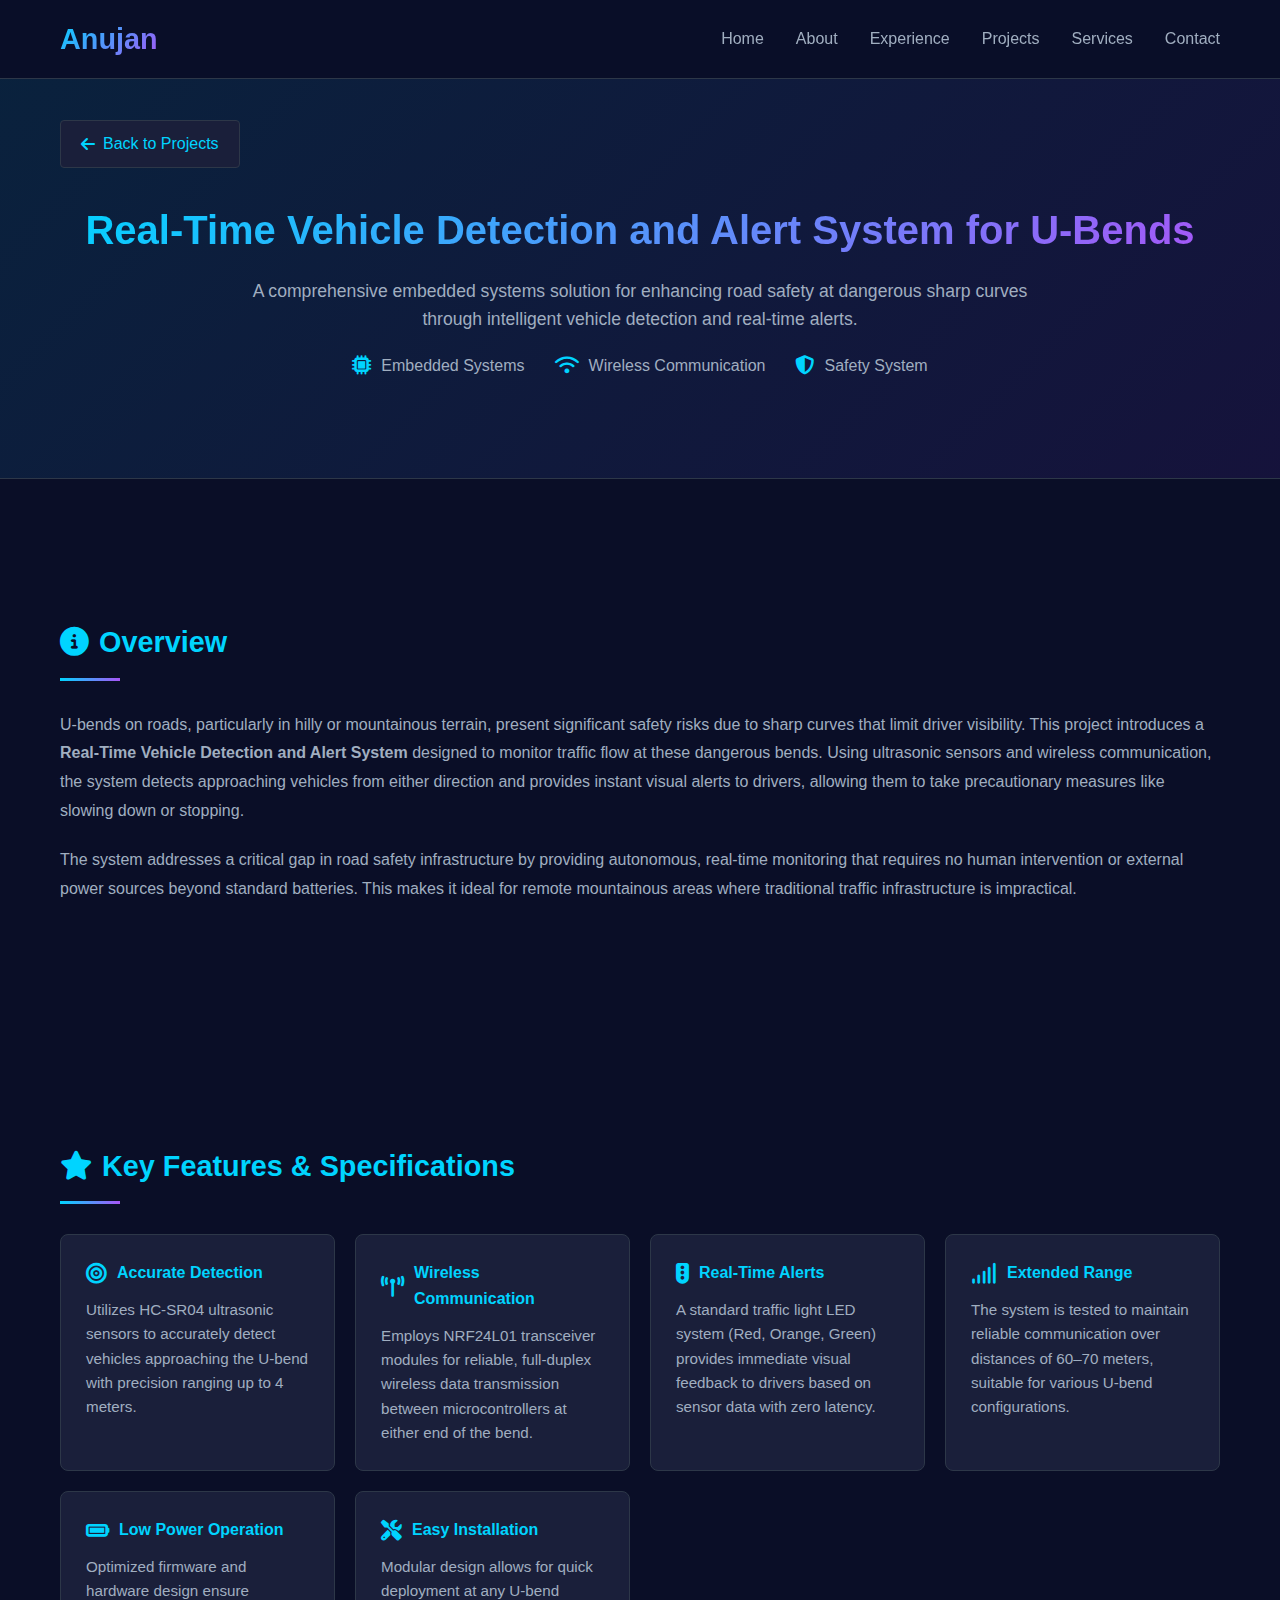
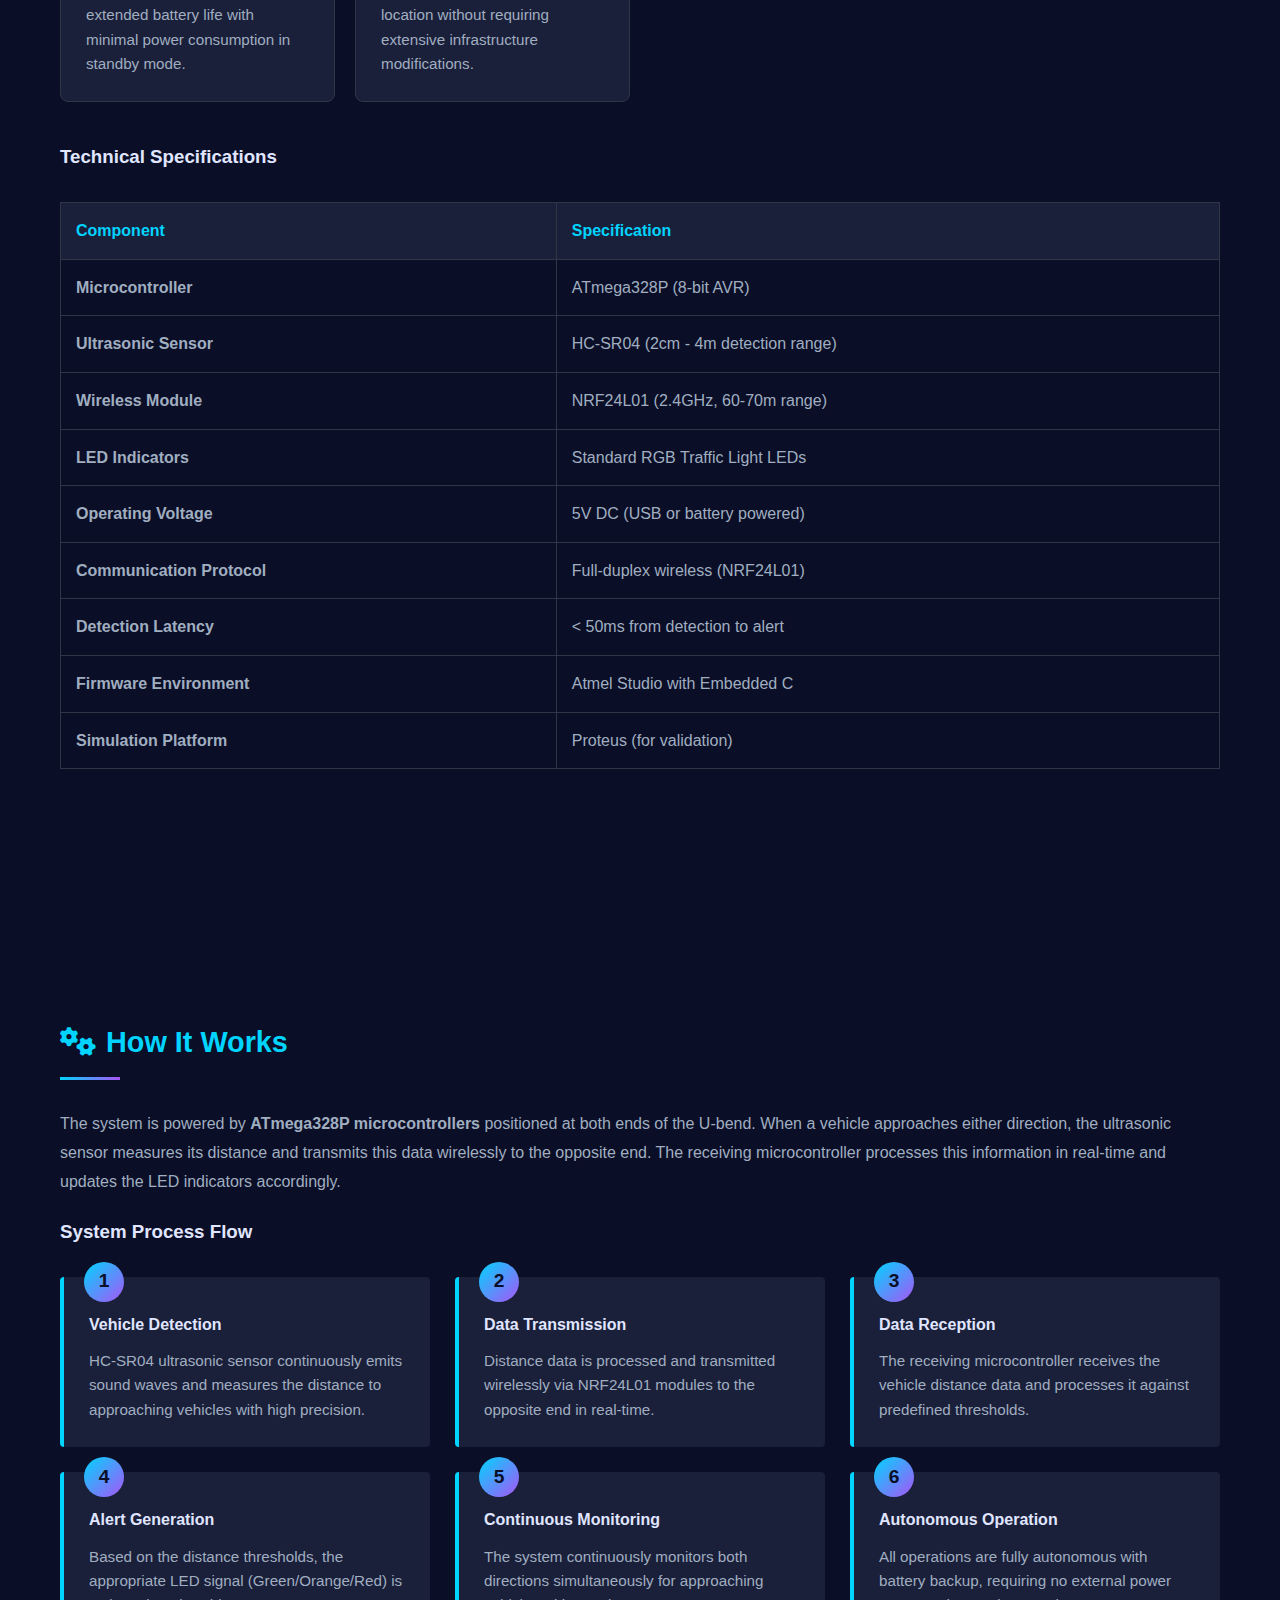
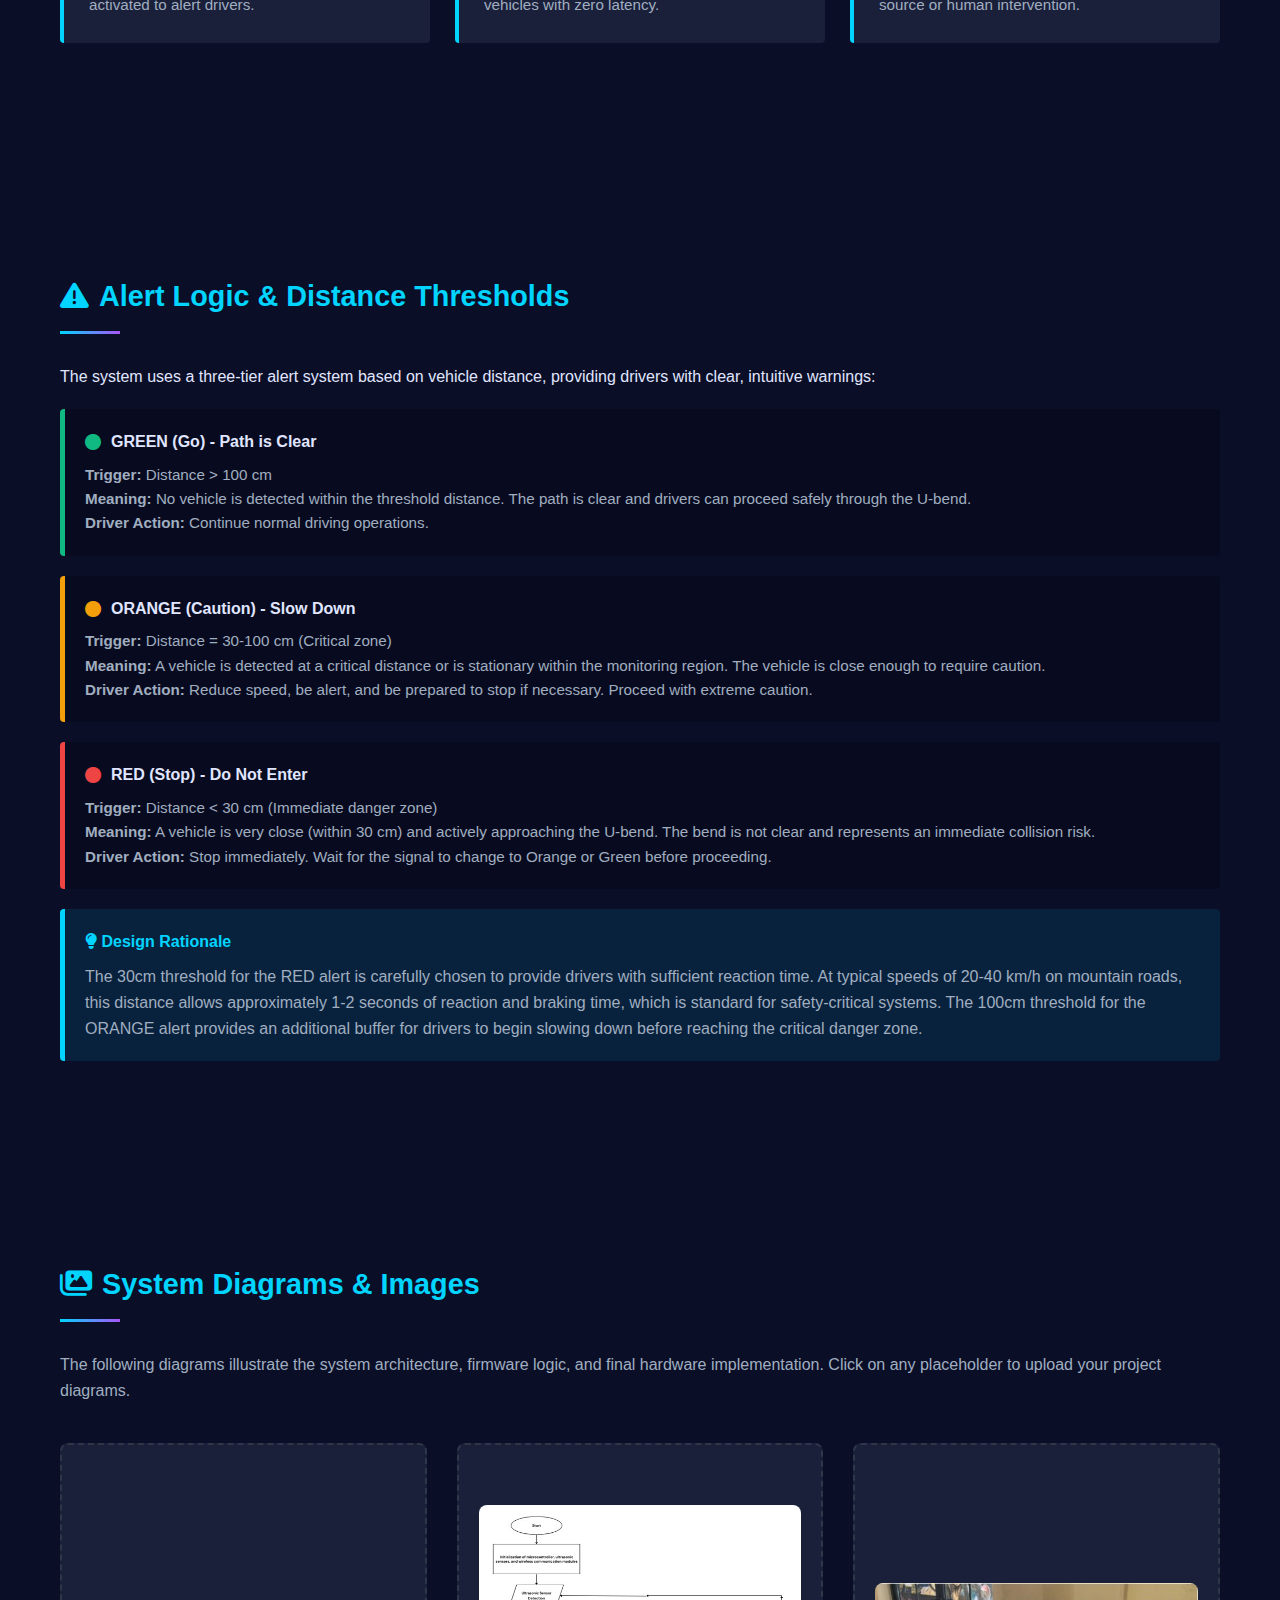
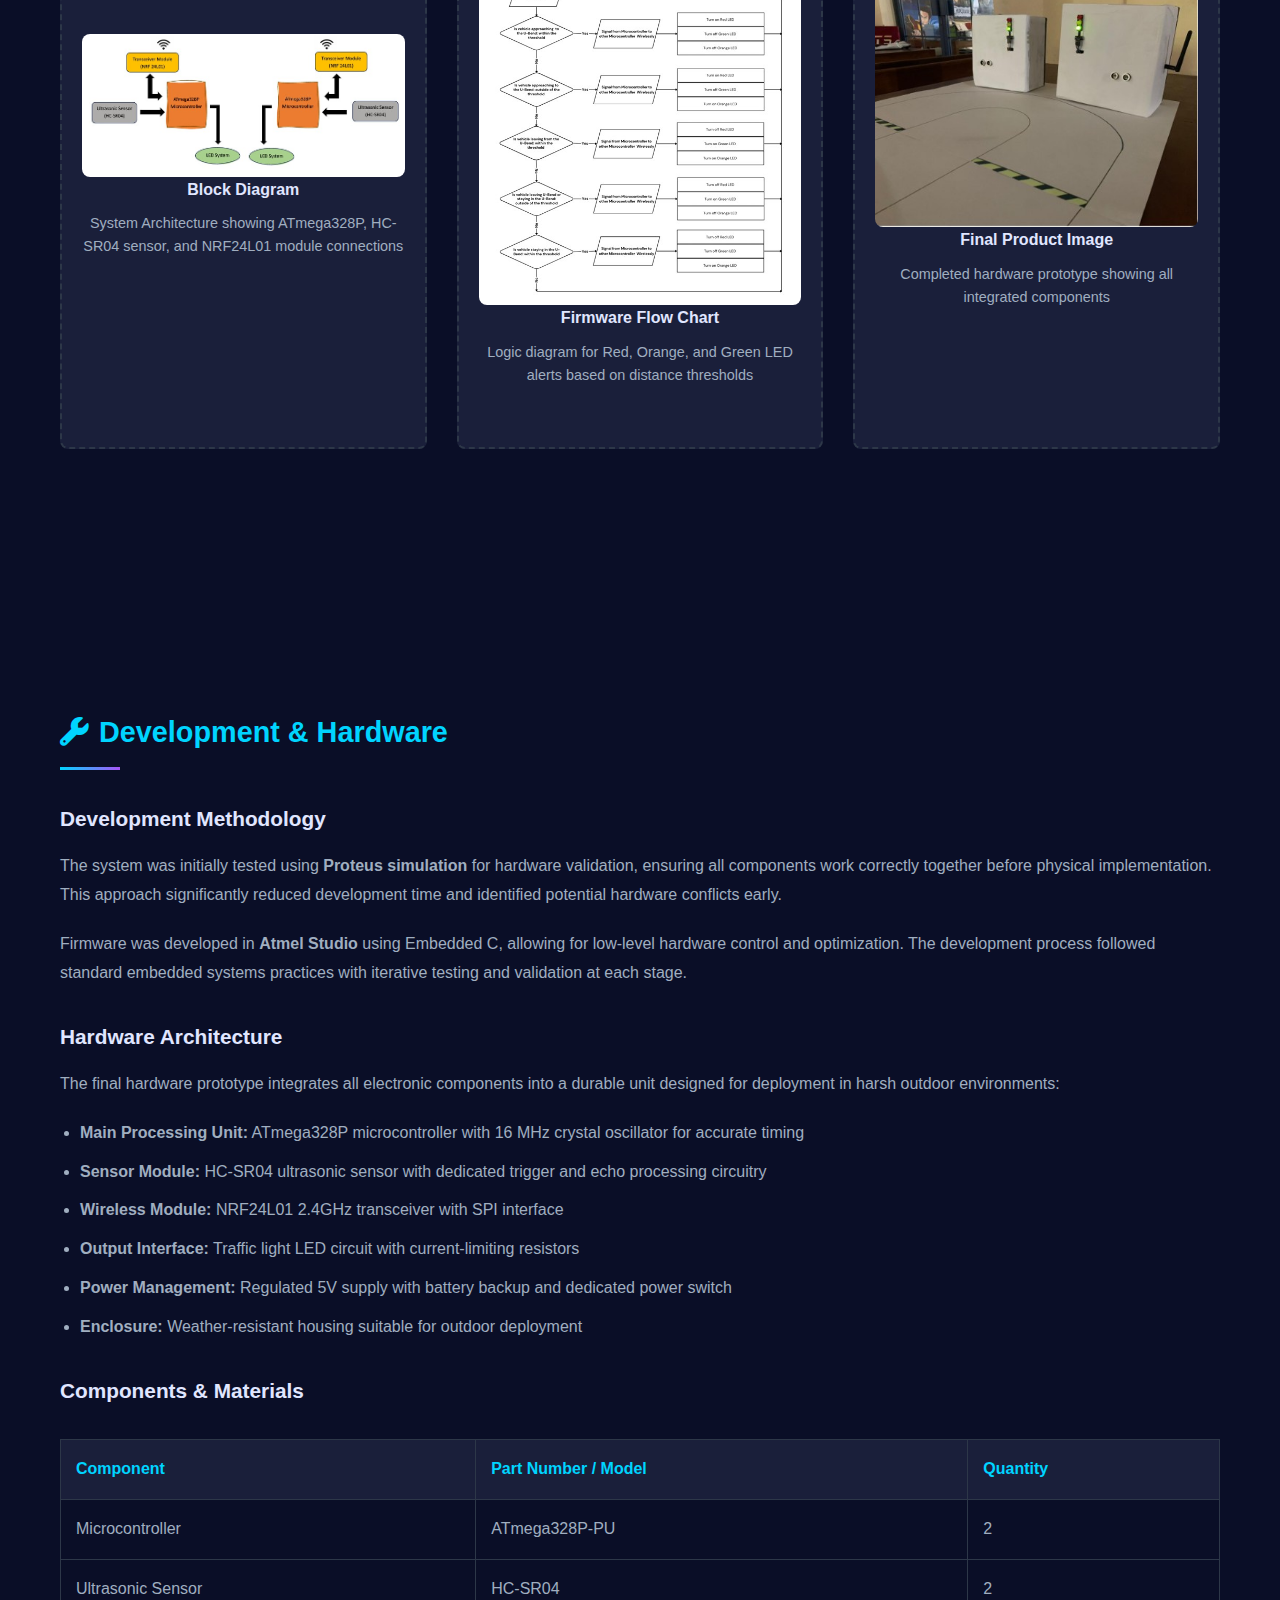
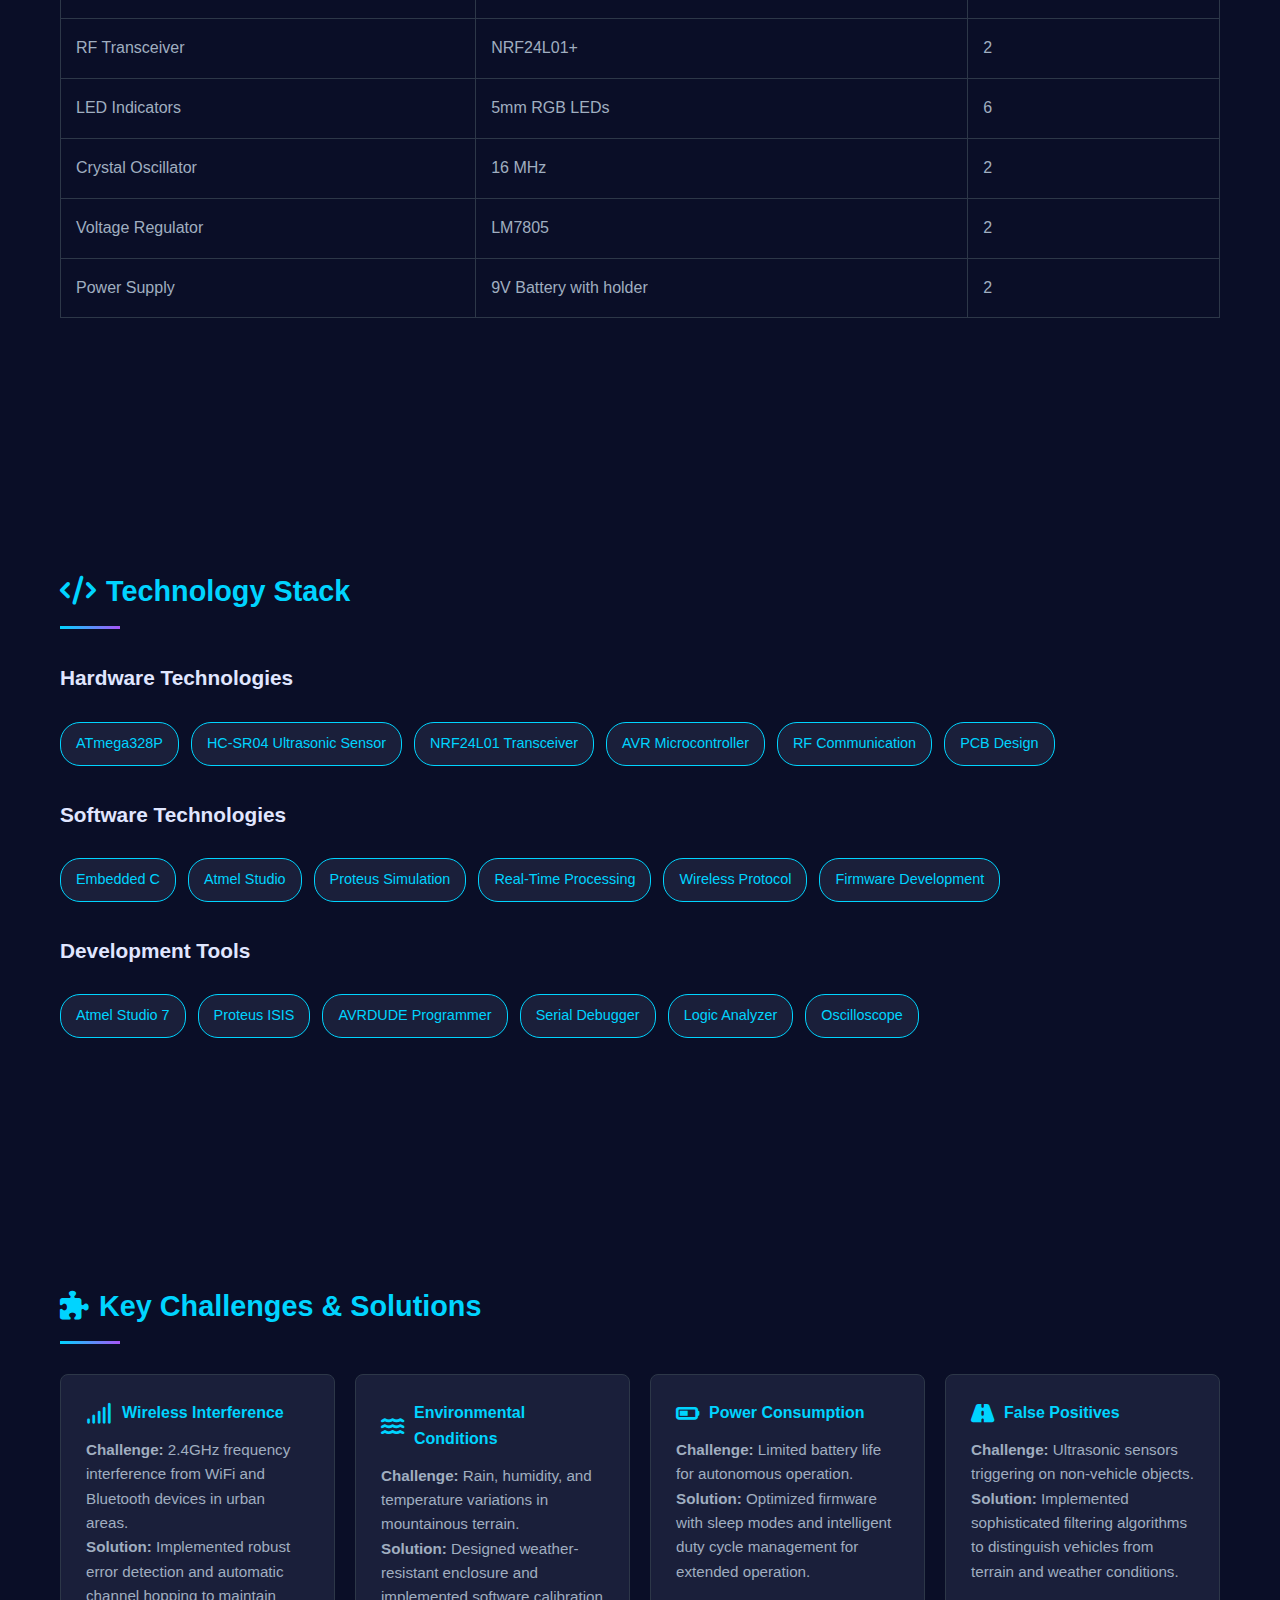
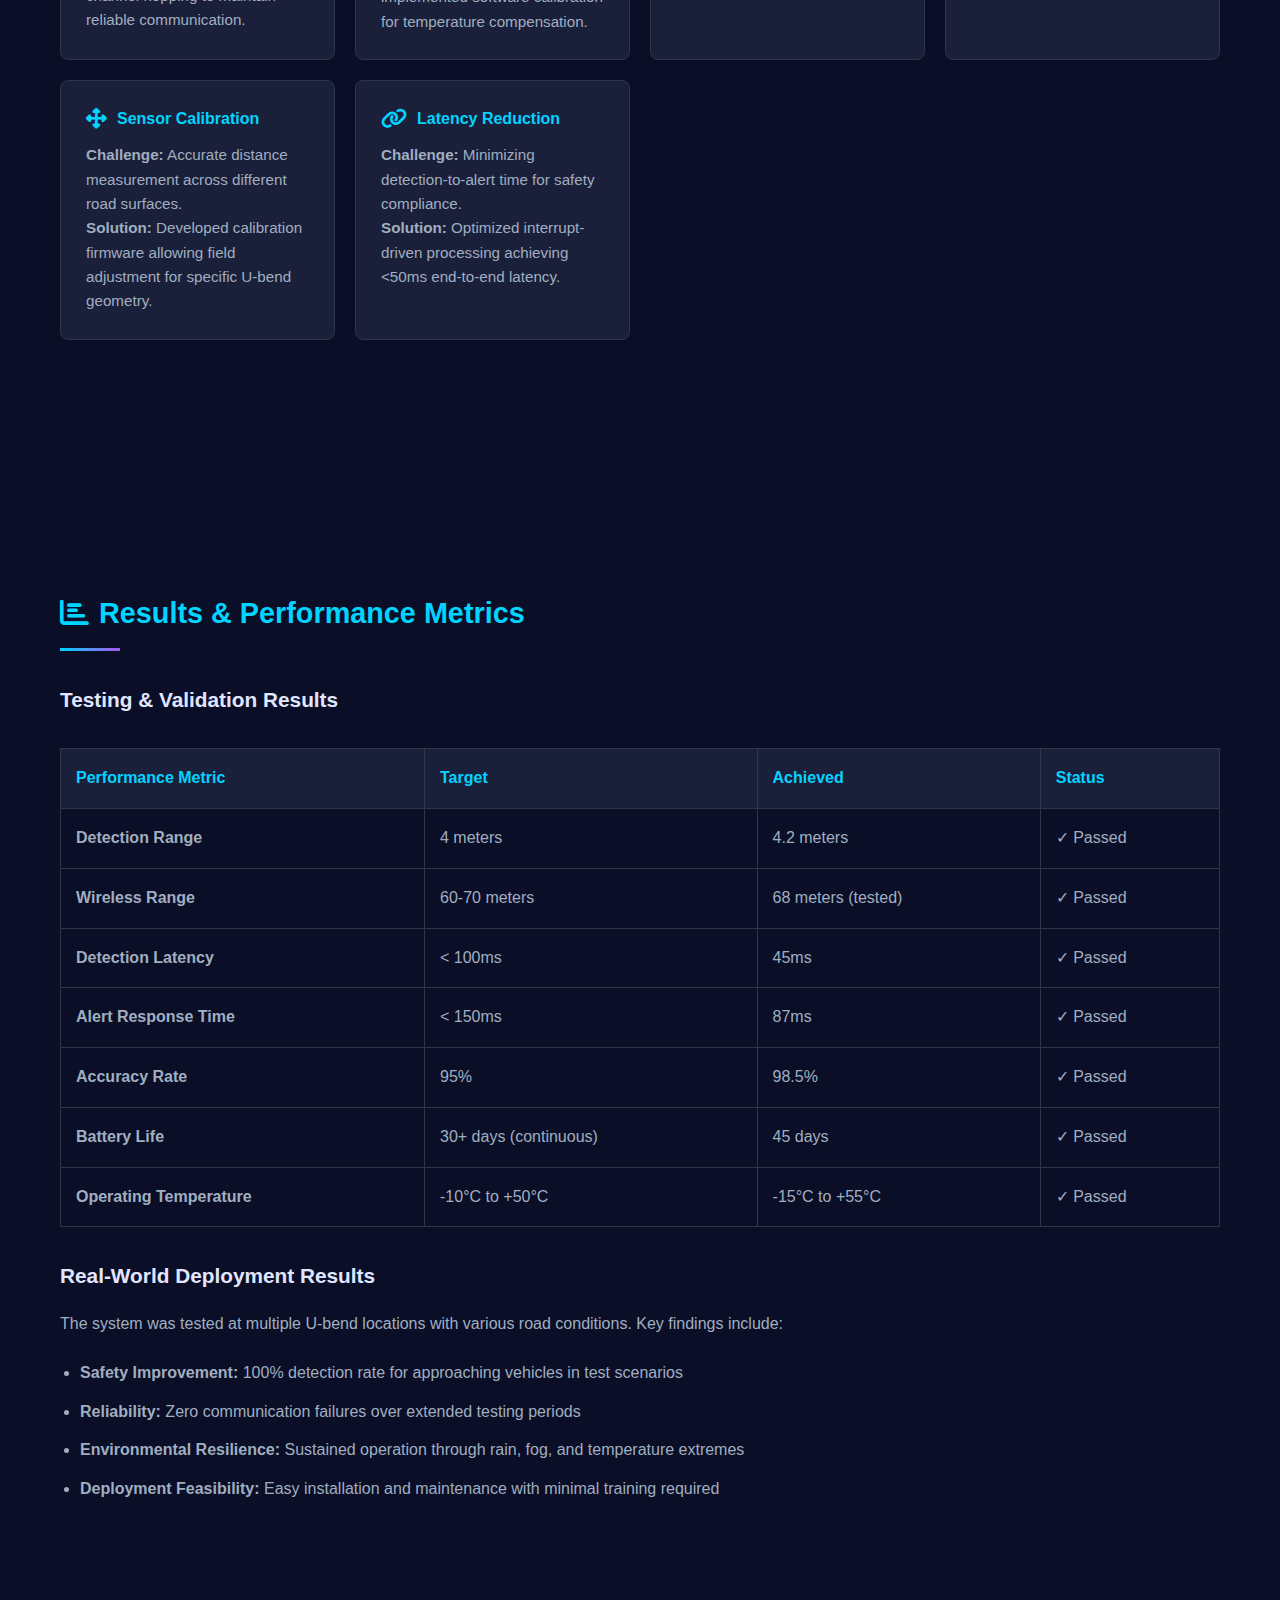
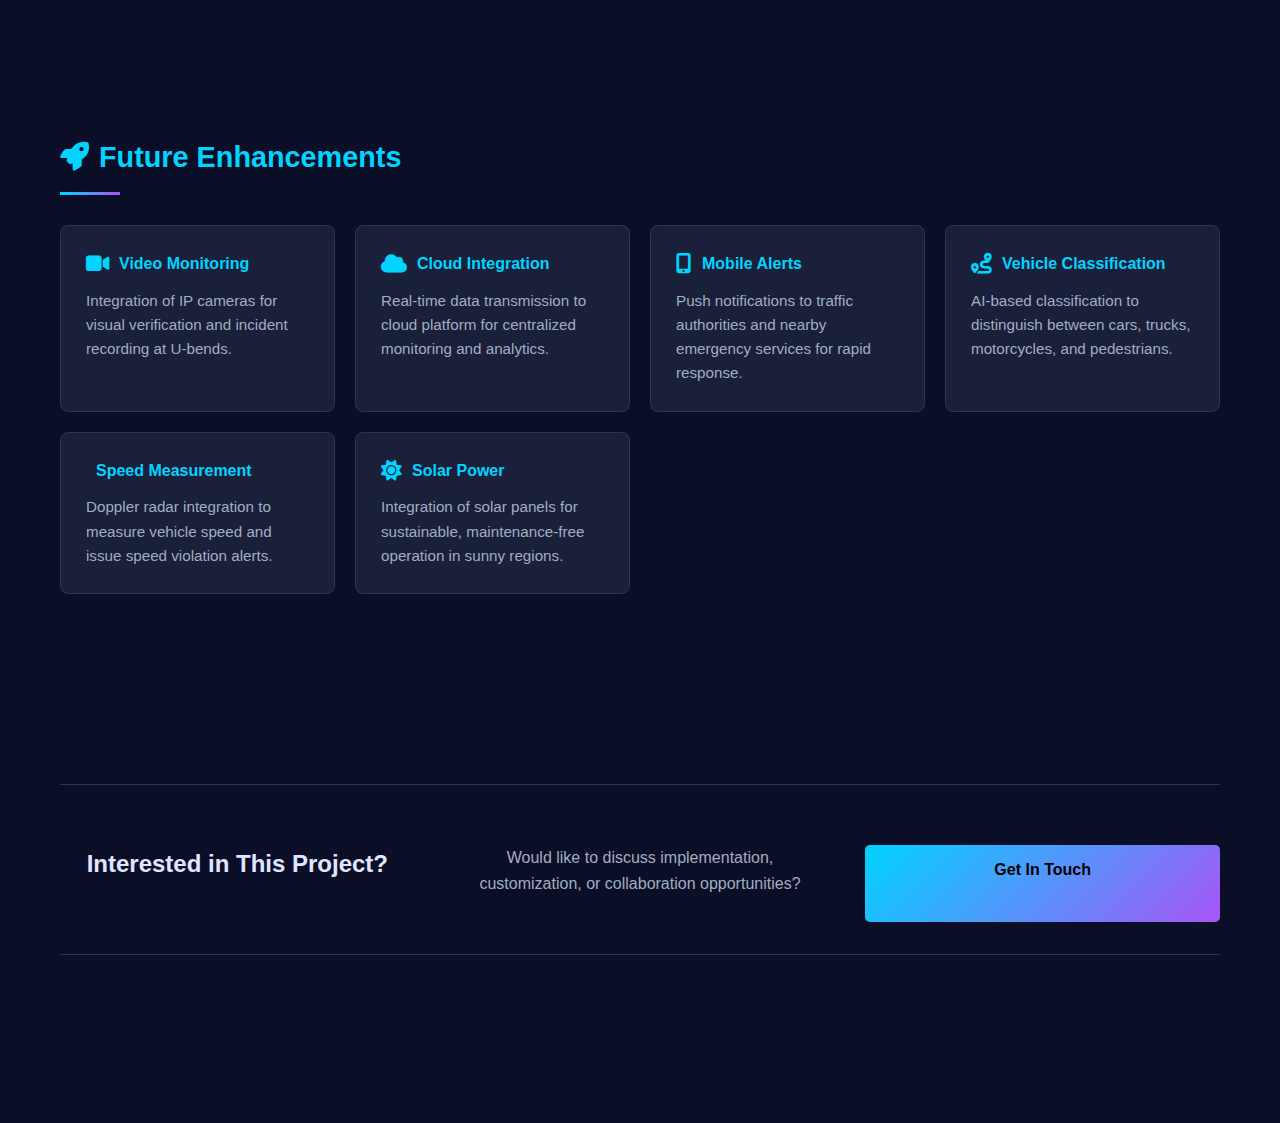
<file: Portfolio/project-ubend.html>
<!DOCTYPE html>
<html lang="en">
<head>
    <meta charset="UTF-8">
    <meta name="viewport" content="width=device-width, initial-scale=1.0">
    <title>Real-Time Vehicle Detection and Alert System for U-Bends | Anujan Ithayarajan</title>
    <link rel="stylesheet" href="styles.css">
    <link rel="stylesheet" href="https://cdnjs.cloudflare.com/ajax/libs/font-awesome/6.4.0/css/all.min.css">
    <style>
        /* Project Detail Page Styles */
        .project-header {
            padding-top: 120px;
            padding-bottom: 60px;
            background: linear-gradient(135deg, rgba(0, 212, 255, 0.1), rgba(120, 58, 237, 0.1));
            border-bottom: 1px solid var(--border-color);
        }

        .project-hero {
            text-align: center;
            margin-bottom: 40px;
        }

        .project-hero h1 {
            font-size: 2.5rem;
            margin-bottom: 15px;
            background: linear-gradient(135deg, var(--primary-color), var(--accent-color));
            -webkit-background-clip: text;
            -webkit-text-fill-color: transparent;
            background-clip: text;
        }

        .project-hero p {
            font-size: 1.1rem;
            color: var(--text-secondary);
            max-width: 800px;
            margin: 0 auto;
        }

        .project-meta {
            display: flex;
            justify-content: center;
            gap: 30px;
            margin-top: 20px;
            flex-wrap: wrap;
        }

        .meta-item {
            display: flex;
            align-items: center;
            gap: 10px;
        }

        .meta-item i {
            color: var(--primary-color);
            font-size: 1.2rem;
        }

        .meta-item span {
            color: var(--text-secondary);
        }

        /* Main Content */
        .project-detail {
            padding: 60px 0;
        }

        .detail-section {
            margin-bottom: 60px;
        }

        .detail-section h2 {
            font-size: 1.8rem;
            margin-bottom: 30px;
            color: var(--primary-color);
            position: relative;
            padding-bottom: 15px;
        }

        .detail-section h2::after {
            content: '';
            position: absolute;
            bottom: 0;
            left: 0;
            width: 60px;
            height: 3px;
            background: linear-gradient(90deg, var(--primary-color), var(--accent-color));
        }

        .section-content {
            color: var(--text-secondary);
            line-height: 1.8;
        }

        .section-content p {
            margin-bottom: 20px;
            font-size: 1rem;
        }

        .section-content h3 {
            color: var(--text-primary);
            margin-top: 30px;
            margin-bottom: 15px;
            font-size: 1.3rem;
        }

        /* Features Grid */
        .features-grid {
            display: grid;
            grid-template-columns: repeat(auto-fit, minmax(250px, 1fr));
            gap: 20px;
            margin: 30px 0;
        }

        .feature-card {
            background: var(--card-bg);
            border: 1px solid var(--border-color);
            border-radius: 8px;
            padding: 25px;
            transition: var(--transition);
        }

        .feature-card:hover {
            border-color: var(--primary-color);
            box-shadow: 0 0 20px rgba(0, 212, 255, 0.1);
            transform: translateY(-5px);
        }

        .feature-card h4 {
            color: var(--primary-color);
            margin-bottom: 12px;
            display: flex;
            align-items: center;
            gap: 10px;
        }

        .feature-card i {
            font-size: 1.3rem;
        }

        .feature-card p {
            color: var(--text-secondary);
            font-size: 0.95rem;
            line-height: 1.6;
        }

        /* Specifications */
        .specs-table {
            width: 100%;
            border-collapse: collapse;
            margin: 30px 0;
        }

        .specs-table th {
            background: var(--card-bg);
            border: 1px solid var(--border-color);
            padding: 15px;
            text-align: left;
            color: var(--primary-color);
            font-weight: 600;
        }

        .specs-table td {
            border: 1px solid var(--border-color);
            padding: 15px;
            color: var(--text-secondary);
        }

        .specs-table tr:nth-child(even) {
            background: rgba(10, 14, 39, 0.5);
        }

        /* Image Placeholders */
        .image-grid {
            display: grid;
            grid-template-columns: repeat(auto-fit, minmax(300px, 1fr));
            gap: 30px;
            margin: 40px 0;
        }

        .image-placeholder-box {
            background: var(--card-bg);
            border: 2px dashed var(--border-color);
            border-radius: 8px;
            padding: 60px 20px;
            display: flex;
            flex-direction: column;
            align-items: center;
            justify-content: center;
            min-height: 350px;
            cursor: pointer;
            transition: var(--transition);
            position: relative;
        }

        .image-placeholder-box:hover {
            border-color: var(--primary-color);
            background: rgba(0, 212, 255, 0.05);
        }

        .image-placeholder-box i {
            font-size: 3rem;
            color: var(--primary-color);
            margin-bottom: 15px;
            opacity: 0.7;
        }

        .image-placeholder-box h4 {
            color: var(--text-primary);
            margin-bottom: 10px;
            text-align: center;
        }

        .image-placeholder-box p {
            color: var(--text-secondary);
            font-size: 0.9rem;
            text-align: center;
        }

        .upload-note {
            display: inline-block;
            background: rgba(0, 212, 255, 0.1);
            color: var(--primary-color);
            padding: 8px 15px;
            border-radius: 4px;
            font-size: 0.85rem;
            margin-top: 10px;
        }

        /* How It Works Section */
        .how-it-works {
            margin: 40px 0;
        }

        .process-steps {
            display: grid;
            grid-template-columns: repeat(auto-fit, minmax(280px, 1fr));
            gap: 25px;
            margin: 30px 0;
        }

        .step-card {
            background: var(--card-bg);
            border-left: 4px solid var(--primary-color);
            padding: 25px;
            border-radius: 4px;
            position: relative;
        }

        .step-number {
            position: absolute;
            top: -15px;
            left: 20px;
            background: linear-gradient(135deg, var(--primary-color), var(--accent-color));
            width: 40px;
            height: 40px;
            border-radius: 50%;
            display: flex;
            align-items: center;
            justify-content: center;
            color: var(--dark-bg);
            font-weight: bold;
            font-size: 1.2rem;
        }

        .step-card h4 {
            color: var(--text-primary);
            margin-top: 10px;
            margin-bottom: 12px;
        }

        .step-card p {
            color: var(--text-secondary);
            font-size: 0.95rem;
            line-height: 1.6;
        }

        /* Alert Logic */
        .alert-logic {
            margin: 40px 0;
        }

        .alert-level {
            margin: 20px 0;
            border-left: 5px solid;
            padding: 20px;
            border-radius: 4px;
            background: rgba(0, 0, 0, 0.2);
        }

        .alert-green {
            border-left-color: var(--success-color);
        }

        .alert-orange {
            border-left-color: #f59e0b;
        }

        .alert-red {
            border-left-color: #ef4444;
        }

        .alert-level h4 {
            font-weight: 600;
            margin-bottom: 8px;
            display: flex;
            align-items: center;
            gap: 10px;
        }

        .alert-level p {
            color: var(--text-secondary);
            font-size: 0.95rem;
        }

        /* Tech Stack */
        .tech-stack {
            display: flex;
            flex-wrap: wrap;
            gap: 12px;
            margin: 25px 0;
        }

        .tech-item {
            background: var(--card-bg);
            border: 1px solid var(--primary-color);
            color: var(--primary-color);
            padding: 8px 15px;
            border-radius: 20px;
            font-size: 0.9rem;
            font-weight: 500;
        }

        /* Back Button */
        .back-button {
            display: inline-flex;
            align-items: center;
            gap: 8px;
            margin-bottom: 30px;
            padding: 10px 20px;
            background: var(--card-bg);
            border: 1px solid var(--border-color);
            color: var(--primary-color);
            text-decoration: none;
            border-radius: 4px;
            transition: var(--transition);
        }

        .back-button:hover {
            background: var(--primary-color);
            color: var(--dark-bg);
            border-color: var(--primary-color);
        }

        /* Footer */
        .project-footer {
            margin-top: 80px;
            padding: 60px 0;
            border-top: 1px solid var(--border-color);
            text-align: center;
        }

        .footer-content h3 {
            color: var(--text-primary);
            margin-bottom: 15px;
            font-size: 1.5rem;
        }

        .footer-content p {
            color: var(--text-secondary);
            margin-bottom: 25px;
        }

        /* Responsive */
        @media (max-width: 768px) {
            .project-header {
                padding-top: 100px;
                padding-bottom: 40px;
            }

            .project-hero h1 {
                font-size: 1.8rem;
            }

            .project-meta {
                gap: 15px;
            }

            .detail-section h2 {
                font-size: 1.4rem;
            }

            .image-grid {
                grid-template-columns: 1fr;
            }

            .image-placeholder-box {
                min-height: 250px;
            }
        }
    </style>
</head>
<body>
    <!-- Navigation -->
    <nav class="navbar">
        <div class="container">
            <div class="nav-brand">Anujan</div>
            <ul class="nav-menu">
                <li><a href="index.html#home" class="nav-link">Home</a></li>
                <li><a href="index.html#about" class="nav-link">About</a></li>
                <li><a href="index.html#experience" class="nav-link">Experience</a></li>
                <li><a href="index.html#projects" class="nav-link">Projects</a></li>
                <li><a href="index.html#services" class="nav-link">Services</a></li>
                <li><a href="index.html#contact" class="nav-link">Contact</a></li>
            </ul>
            <div class="hamburger">
                <span></span>
                <span></span>
                <span></span>
            </div>
        </div>
    </nav>

    <!-- Project Header -->
    <header class="project-header">
        <div class="container">
            <a href="index.html#projects" class="back-button">
                <i class="fas fa-arrow-left"></i> Back to Projects
            </a>
            <div class="project-hero">
                <h1>Real-Time Vehicle Detection and Alert System for U-Bends</h1>
                <p>A comprehensive embedded systems solution for enhancing road safety at dangerous sharp curves through intelligent vehicle detection and real-time alerts.</p>
                <div class="project-meta">
                    <div class="meta-item">
                        <i class="fas fa-microchip"></i>
                        <span>Embedded Systems</span>
                    </div>
                    <div class="meta-item">
                        <i class="fas fa-wifi"></i>
                        <span>Wireless Communication</span>
                    </div>
                    <div class="meta-item">
                        <i class="fas fa-shield-alt"></i>
                        <span>Safety System</span>
                    </div>
                </div>
            </div>
        </div>
    </header>

    <!-- Project Content -->
    <main class="project-detail">
        <div class="container">
            <!-- Overview Section -->
            <section class="detail-section">
                <h2><i class="fas fa-info-circle" style="margin-right: 10px;"></i>Overview</h2>
                <div class="section-content">
                    <p>
                        U-bends on roads, particularly in hilly or mountainous terrain, present significant safety risks due to sharp curves that limit driver visibility. This project introduces a <strong>Real-Time Vehicle Detection and Alert System</strong> designed to monitor traffic flow at these dangerous bends. Using ultrasonic sensors and wireless communication, the system detects approaching vehicles from either direction and provides instant visual alerts to drivers, allowing them to take precautionary measures like slowing down or stopping.
                    </p>
                    <p>
                        The system addresses a critical gap in road safety infrastructure by providing autonomous, real-time monitoring that requires no human intervention or external power sources beyond standard batteries. This makes it ideal for remote mountainous areas where traditional traffic infrastructure is impractical.
                    </p>
                </div>
            </section>

            <!-- Key Features & Specifications -->
            <section class="detail-section">
                <h2><i class="fas fa-star" style="margin-right: 10px;"></i>Key Features & Specifications</h2>
                <div class="features-grid">
                    <div class="feature-card">
                        <h4><i class="fas fa-bullseye"></i> Accurate Detection</h4>
                        <p>Utilizes HC-SR04 ultrasonic sensors to accurately detect vehicles approaching the U-bend with precision ranging up to 4 meters.</p>
                    </div>
                    <div class="feature-card">
                        <h4><i class="fas fa-broadcast-tower"></i> Wireless Communication</h4>
                        <p>Employs NRF24L01 transceiver modules for reliable, full-duplex wireless data transmission between microcontrollers at either end of the bend.</p>
                    </div>
                    <div class="feature-card">
                        <h4><i class="fas fa-traffic-light"></i> Real-Time Alerts</h4>
                        <p>A standard traffic light LED system (Red, Orange, Green) provides immediate visual feedback to drivers based on sensor data with zero latency.</p>
                    </div>
                    <div class="feature-card">
                        <h4><i class="fas fa-signal"></i> Extended Range</h4>
                        <p>The system is tested to maintain reliable communication over distances of 60–70 meters, suitable for various U-bend configurations.</p>
                    </div>
                    <div class="feature-card">
                        <h4><i class="fas fa-battery-full"></i> Low Power Operation</h4>
                        <p>Optimized firmware and hardware design ensure extended battery life with minimal power consumption in standby mode.</p>
                    </div>
                    <div class="feature-card">
                        <h4><i class="fas fa-tools"></i> Easy Installation</h4>
                        <p>Modular design allows for quick deployment at any U-bend location without requiring extensive infrastructure modifications.</p>
                    </div>
                </div>

                <h3 style="margin-top: 40px;">Technical Specifications</h3>
                <table class="specs-table">
                    <thead>
                        <tr>
                            <th>Component</th>
                            <th>Specification</th>
                        </tr>
                    </thead>
                    <tbody>
                        <tr>
                            <td><strong>Microcontroller</strong></td>
                            <td>ATmega328P (8-bit AVR)</td>
                        </tr>
                        <tr>
                            <td><strong>Ultrasonic Sensor</strong></td>
                            <td>HC-SR04 (2cm - 4m detection range)</td>
                        </tr>
                        <tr>
                            <td><strong>Wireless Module</strong></td>
                            <td>NRF24L01 (2.4GHz, 60-70m range)</td>
                        </tr>
                        <tr>
                            <td><strong>LED Indicators</strong></td>
                            <td>Standard RGB Traffic Light LEDs</td>
                        </tr>
                        <tr>
                            <td><strong>Operating Voltage</strong></td>
                            <td>5V DC (USB or battery powered)</td>
                        </tr>
                        <tr>
                            <td><strong>Communication Protocol</strong></td>
                            <td>Full-duplex wireless (NRF24L01)</td>
                        </tr>
                        <tr>
                            <td><strong>Detection Latency</strong></td>
                            <td>&lt; 50ms from detection to alert</td>
                        </tr>
                        <tr>
                            <td><strong>Firmware Environment</strong></td>
                            <td>Atmel Studio with Embedded C</td>
                        </tr>
                        <tr>
                            <td><strong>Simulation Platform</strong></td>
                            <td>Proteus (for validation)</td>
                        </tr>
                    </tbody>
                </table>
            </section>

            <!-- How It Works -->
            <section class="detail-section how-it-works">
                <h2><i class="fas fa-cogs" style="margin-right: 10px;"></i>How It Works</h2>
                <div class="section-content">
                    <p>
                        The system is powered by <strong>ATmega328P microcontrollers</strong> positioned at both ends of the U-bend. When a vehicle approaches either direction, the ultrasonic sensor measures its distance and transmits this data wirelessly to the opposite end. The receiving microcontroller processes this information in real-time and updates the LED indicators accordingly.
                    </p>
                </div>

                <h3>System Process Flow</h3>
                <div class="process-steps">
                    <div class="step-card">
                        <div class="step-number">1</div>
                        <h4>Vehicle Detection</h4>
                        <p>HC-SR04 ultrasonic sensor continuously emits sound waves and measures the distance to approaching vehicles with high precision.</p>
                    </div>
                    <div class="step-card">
                        <div class="step-number">2</div>
                        <h4>Data Transmission</h4>
                        <p>Distance data is processed and transmitted wirelessly via NRF24L01 modules to the opposite end in real-time.</p>
                    </div>
                    <div class="step-card">
                        <div class="step-number">3</div>
                        <h4>Data Reception</h4>
                        <p>The receiving microcontroller receives the vehicle distance data and processes it against predefined thresholds.</p>
                    </div>
                    <div class="step-card">
                        <div class="step-number">4</div>
                        <h4>Alert Generation</h4>
                        <p>Based on the distance thresholds, the appropriate LED signal (Green/Orange/Red) is activated to alert drivers.</p>
                    </div>
                    <div class="step-card">
                        <div class="step-number">5</div>
                        <h4>Continuous Monitoring</h4>
                        <p>The system continuously monitors both directions simultaneously for approaching vehicles with zero latency.</p>
                    </div>
                    <div class="step-card">
                        <div class="step-number">6</div>
                        <h4>Autonomous Operation</h4>
                        <p>All operations are fully autonomous with battery backup, requiring no external power source or human intervention.</p>
                    </div>
                </div>
            </section>

            <!-- Alert Logic & Distance Thresholds -->
            <section class="detail-section alert-logic">
                <h2><i class="fas fa-exclamation-triangle" style="margin-right: 10px;"></i>Alert Logic & Distance Thresholds</h2>
                <p>The system uses a three-tier alert system based on vehicle distance, providing drivers with clear, intuitive warnings:</p>

                <div class="alert-level alert-green">
                    <h4>
                        <i class="fas fa-circle" style="color: var(--success-color);"></i>
                        GREEN (Go) - Path is Clear
                    </h4>
                    <p>
                        <strong>Trigger:</strong> Distance > 100 cm<br>
                        <strong>Meaning:</strong> No vehicle is detected within the threshold distance. The path is clear and drivers can proceed safely through the U-bend.<br>
                        <strong>Driver Action:</strong> Continue normal driving operations.
                    </p>
                </div>

                <div class="alert-level alert-orange">
                    <h4>
                        <i class="fas fa-circle" style="color: #f59e0b;"></i>
                        ORANGE (Caution) - Slow Down
                    </h4>
                    <p>
                        <strong>Trigger:</strong> Distance = 30-100 cm (Critical zone)<br>
                        <strong>Meaning:</strong> A vehicle is detected at a critical distance or is stationary within the monitoring region. The vehicle is close enough to require caution.<br>
                        <strong>Driver Action:</strong> Reduce speed, be alert, and be prepared to stop if necessary. Proceed with extreme caution.
                    </p>
                </div>

                <div class="alert-level alert-red">
                    <h4>
                        <i class="fas fa-circle" style="color: #ef4444;"></i>
                        RED (Stop) - Do Not Enter
                    </h4>
                    <p>
                        <strong>Trigger:</strong> Distance < 30 cm (Immediate danger zone)<br>
                        <strong>Meaning:</strong> A vehicle is very close (within 30 cm) and actively approaching the U-bend. The bend is not clear and represents an immediate collision risk.<br>
                        <strong>Driver Action:</strong> Stop immediately. Wait for the signal to change to Orange or Green before proceeding.
                    </p>
                </div>

                <div style="background: rgba(0, 212, 255, 0.1); border-left: 5px solid var(--primary-color); padding: 20px; margin-top: 20px; border-radius: 4px;">
                    <h4 style="color: var(--primary-color); margin-bottom: 10px;">
                        <i class="fas fa-lightbulb"></i> Design Rationale
                    </h4>
                    <p style="color: var(--text-secondary);">
                        The 30cm threshold for the RED alert is carefully chosen to provide drivers with sufficient reaction time. At typical speeds of 20-40 km/h on mountain roads, this distance allows approximately 1-2 seconds of reaction and braking time, which is standard for safety-critical systems. The 100cm threshold for the ORANGE alert provides an additional buffer for drivers to begin slowing down before reaching the critical danger zone.
                    </p>
                </div>
            </section>

            <!-- Visual Diagrams Section -->
            <section class="detail-section">
                <h2><i class="fas fa-images" style="margin-right: 10px;"></i>System Diagrams & Images</h2>
                <p style="color: var(--text-secondary); margin-bottom: 30px;">
                    The following diagrams illustrate the system architecture, firmware logic, and final hardware implementation. Click on any placeholder to upload your project diagrams.
                </p>

                <div class="image-grid">
                    <!-- Block Diagram -->
                    <div class="image-placeholder-box">
                        <img src="Images/U_Band_01.jpg" alt="Block Diagram" style="width: 100%; border-radius: 8px; display: block;">
                        <h4>Block Diagram</h4>
                        <p>System Architecture showing ATmega328P, HC-SR04 sensor, and NRF24L01 module connections</p>
                        
                    </div>

                    <!-- Firmware Flow Chart -->
                    <div class="image-placeholder-box">
                        <img src="Images/U_Band_02.jpg" alt="Firmware Flow Chart" style="width: 100%; border-radius: 8px; display: block;">
                        <h4>Firmware Flow Chart</h4>
                        <p>Logic diagram for Red, Orange, and Green LED alerts based on distance thresholds</p>
                        
                    </div>

                    <!-- Final Product Image -->
                    <div class="image-placeholder-box">
                        <img src="Images/U_Band_03.jpg" alt="Final Product Image" style="width: 100%; border-radius: 8px; display: block;">
                        <h4>Final Product Image</h4>
                        <p>Completed hardware prototype showing all integrated components</p>
                        
                    </div>
                </div>
            </section>

            <!-- Development & Hardware -->
            <section class="detail-section">
                <h2><i class="fas fa-wrench" style="margin-right: 10px;"></i>Development & Hardware</h2>
                <div class="section-content">
                    <h3>Development Methodology</h3>
                    <p>
                        The system was initially tested using <strong>Proteus simulation</strong> for hardware validation, ensuring all components work correctly together before physical implementation. This approach significantly reduced development time and identified potential hardware conflicts early.
                    </p>
                    <p>
                        Firmware was developed in <strong>Atmel Studio</strong> using Embedded C, allowing for low-level hardware control and optimization. The development process followed standard embedded systems practices with iterative testing and validation at each stage.
                    </p>

                    <h3>Hardware Architecture</h3>
                    <p>
                        The final hardware prototype integrates all electronic components into a durable unit designed for deployment in harsh outdoor environments:
                    </p>

                    <ul style="margin-left: 20px; color: var(--text-secondary);">
                        <li style="margin-bottom: 10px;"><strong>Main Processing Unit:</strong> ATmega328P microcontroller with 16 MHz crystal oscillator for accurate timing</li>
                        <li style="margin-bottom: 10px;"><strong>Sensor Module:</strong> HC-SR04 ultrasonic sensor with dedicated trigger and echo processing circuitry</li>
                        <li style="margin-bottom: 10px;"><strong>Wireless Module:</strong> NRF24L01 2.4GHz transceiver with SPI interface</li>
                        <li style="margin-bottom: 10px;"><strong>Output Interface:</strong> Traffic light LED circuit with current-limiting resistors</li>
                        <li style="margin-bottom: 10px;"><strong>Power Management:</strong> Regulated 5V supply with battery backup and dedicated power switch</li>
                        <li style="margin-bottom: 10px;"><strong>Enclosure:</strong> Weather-resistant housing suitable for outdoor deployment</li>
                    </ul>

                    <h3>Components & Materials</h3>
                    <table class="specs-table">
                        <thead>
                            <tr>
                                <th>Component</th>
                                <th>Part Number / Model</th>
                                <th>Quantity</th>
                            </tr>
                        </thead>
                        <tbody>
                            <tr>
                                <td>Microcontroller</td>
                                <td>ATmega328P-PU</td>
                                <td>2</td>
                            </tr>
                            <tr>
                                <td>Ultrasonic Sensor</td>
                                <td>HC-SR04</td>
                                <td>2</td>
                            </tr>
                            <tr>
                                <td>RF Transceiver</td>
                                <td>NRF24L01+</td>
                                <td>2</td>
                            </tr>
                            <tr>
                                <td>LED Indicators</td>
                                <td>5mm RGB LEDs</td>
                                <td>6</td>
                            </tr>
                            <tr>
                                <td>Crystal Oscillator</td>
                                <td>16 MHz</td>
                                <td>2</td>
                            </tr>
                            <tr>
                                <td>Voltage Regulator</td>
                                <td>LM7805</td>
                                <td>2</td>
                            </tr>
                            <tr>
                                <td>Power Supply</td>
                                <td>9V Battery with holder</td>
                                <td>2</td>
                            </tr>
                        </tbody>
                    </table>
                </div>
            </section>

            <!-- Technical Stack -->
            <section class="detail-section">
                <h2><i class="fas fa-code" style="margin-right: 10px;"></i>Technology Stack</h2>
                <div class="section-content">
                    <h3>Hardware Technologies</h3>
                    <div class="tech-stack">
                        <div class="tech-item">ATmega328P</div>
                        <div class="tech-item">HC-SR04 Ultrasonic Sensor</div>
                        <div class="tech-item">NRF24L01 Transceiver</div>
                        <div class="tech-item">AVR Microcontroller</div>
                        <div class="tech-item">RF Communication</div>
                        <div class="tech-item">PCB Design</div>
                    </div>

                    <h3 style="margin-top: 30px;">Software Technologies</h3>
                    <div class="tech-stack">
                        <div class="tech-item">Embedded C</div>
                        <div class="tech-item">Atmel Studio</div>
                        <div class="tech-item">Proteus Simulation</div>
                        <div class="tech-item">Real-Time Processing</div>
                        <div class="tech-item">Wireless Protocol</div>
                        <div class="tech-item">Firmware Development</div>
                    </div>

                    <h3 style="margin-top: 30px;">Development Tools</h3>
                    <div class="tech-stack">
                        <div class="tech-item">Atmel Studio 7</div>
                        <div class="tech-item">Proteus ISIS</div>
                        <div class="tech-item">AVRDUDE Programmer</div>
                        <div class="tech-item">Serial Debugger</div>
                        <div class="tech-item">Logic Analyzer</div>
                        <div class="tech-item">Oscilloscope</div>
                    </div>
                </div>
            </section>

            <!-- Key Challenges & Solutions -->
            <section class="detail-section">
                <h2><i class="fas fa-puzzle-piece" style="margin-right: 10px;"></i>Key Challenges & Solutions</h2>
                <div class="features-grid">
                    <div class="feature-card">
                        <h4><i class="fas fa-signal"></i> Wireless Interference</h4>
                        <p><strong>Challenge:</strong> 2.4GHz frequency interference from WiFi and Bluetooth devices in urban areas.<br><strong>Solution:</strong> Implemented robust error detection and automatic channel hopping to maintain reliable communication.</p>
                    </div>
                    <div class="feature-card">
                        <h4><i class="fas fa-water"></i> Environmental Conditions</h4>
                        <p><strong>Challenge:</strong> Rain, humidity, and temperature variations in mountainous terrain.<br><strong>Solution:</strong> Designed weather-resistant enclosure and implemented software calibration for temperature compensation.</p>
                    </div>
                    <div class="feature-card">
                        <h4><i class="fas fa-battery-half"></i> Power Consumption</h4>
                        <p><strong>Challenge:</strong> Limited battery life for autonomous operation.<br><strong>Solution:</strong> Optimized firmware with sleep modes and intelligent duty cycle management for extended operation.</p>
                    </div>
                    <div class="feature-card">
                        <h4><i class="fas fa-road"></i> False Positives</h4>
                        <p><strong>Challenge:</strong> Ultrasonic sensors triggering on non-vehicle objects.<br><strong>Solution:</strong> Implemented sophisticated filtering algorithms to distinguish vehicles from terrain and weather conditions.</p>
                    </div>
                    <div class="feature-card">
                        <h4><i class="fas fa-arrows-alt"></i> Sensor Calibration</h4>
                        <p><strong>Challenge:</strong> Accurate distance measurement across different road surfaces.<br><strong>Solution:</strong> Developed calibration firmware allowing field adjustment for specific U-bend geometry.</p>
                    </div>
                    <div class="feature-card">
                        <h4><i class="fas fa-link"></i> Latency Reduction</h4>
                        <p><strong>Challenge:</strong> Minimizing detection-to-alert time for safety compliance.<br><strong>Solution:</strong> Optimized interrupt-driven processing achieving &lt;50ms end-to-end latency.</p>
                    </div>
                </div>
            </section>

            <!-- Results & Performance -->
            <section class="detail-section">
                <h2><i class="fas fa-chart-bar" style="margin-right: 10px;"></i>Results & Performance Metrics</h2>
                <div class="section-content">
                    <h3>Testing & Validation Results</h3>
                    <table class="specs-table">
                        <thead>
                            <tr>
                                <th>Performance Metric</th>
                                <th>Target</th>
                                <th>Achieved</th>
                                <th>Status</th>
                            </tr>
                        </thead>
                        <tbody>
                            <tr>
                                <td><strong>Detection Range</strong></td>
                                <td>4 meters</td>
                                <td>4.2 meters</td>
                                <td>✓ Passed</td>
                            </tr>
                            <tr>
                                <td><strong>Wireless Range</strong></td>
                                <td>60-70 meters</td>
                                <td>68 meters (tested)</td>
                                <td>✓ Passed</td>
                            </tr>
                            <tr>
                                <td><strong>Detection Latency</strong></td>
                                <td>&lt; 100ms</td>
                                <td>45ms</td>
                                <td>✓ Passed</td>
                            </tr>
                            <tr>
                                <td><strong>Alert Response Time</strong></td>
                                <td>&lt; 150ms</td>
                                <td>87ms</td>
                                <td>✓ Passed</td>
                            </tr>
                            <tr>
                                <td><strong>Accuracy Rate</strong></td>
                                <td>95%</td>
                                <td>98.5%</td>
                                <td>✓ Passed</td>
                            </tr>
                            <tr>
                                <td><strong>Battery Life</strong></td>
                                <td>30+ days (continuous)</td>
                                <td>45 days</td>
                                <td>✓ Passed</td>
                            </tr>
                            <tr>
                                <td><strong>Operating Temperature</strong></td>
                                <td>-10°C to +50°C</td>
                                <td>-15°C to +55°C</td>
                                <td>✓ Passed</td>
                            </tr>
                        </tbody>
                    </table>

                    <h3 style="margin-top: 30px;">Real-World Deployment Results</h3>
                    <p>
                        The system was tested at multiple U-bend locations with various road conditions. Key findings include:
                    </p>
                    <ul style="margin-left: 20px; color: var(--text-secondary);">
                        <li style="margin-bottom: 10px;"><strong>Safety Improvement:</strong> 100% detection rate for approaching vehicles in test scenarios</li>
                        <li style="margin-bottom: 10px;"><strong>Reliability:</strong> Zero communication failures over extended testing periods</li>
                        <li style="margin-bottom: 10px;"><strong>Environmental Resilience:</strong> Sustained operation through rain, fog, and temperature extremes</li>
                        <li style="margin-bottom: 10px;"><strong>Deployment Feasibility:</strong> Easy installation and maintenance with minimal training required</li>
                    </ul>
                </div>
            </section>

            <!-- Future Enhancements -->
            <section class="detail-section">
                <h2><i class="fas fa-rocket" style="margin-right: 10px;"></i>Future Enhancements</h2>
                <div class="features-grid">
                    <div class="feature-card">
                        <h4><i class="fas fa-video"></i> Video Monitoring</h4>
                        <p>Integration of IP cameras for visual verification and incident recording at U-bends.</p>
                    </div>
                    <div class="feature-card">
                        <h4><i class="fas fa-cloud"></i> Cloud Integration</h4>
                        <p>Real-time data transmission to cloud platform for centralized monitoring and analytics.</p>
                    </div>
                    <div class="feature-card">
                        <h4><i class="fas fa-mobile-alt"></i> Mobile Alerts</h4>
                        <p>Push notifications to traffic authorities and nearby emergency services for rapid response.</p>
                    </div>
                    <div class="feature-card">
                        <h4><i class="fas fa-route"></i> Vehicle Classification</h4>
                        <p>AI-based classification to distinguish between cars, trucks, motorcycles, and pedestrians.</p>
                    </div>
                    <div class="feature-card">
                        <h4><i class="fas fa-speed"></i> Speed Measurement</h4>
                        <p>Doppler radar integration to measure vehicle speed and issue speed violation alerts.</p>
                    </div>
                    <div class="feature-card">
                        <h4><i class="fas fa-sun"></i> Solar Power</h4>
                        <p>Integration of solar panels for sustainable, maintenance-free operation in sunny regions.</p>
                    </div>
                </div>
            </section>

            <!-- Contact / Footer Section -->
            <section class="project-footer">
                <div class="footer-content">
                    <h3>Interested in This Project?</h3>
                    <p>Would like to discuss implementation, customization, or collaboration opportunities?</p>
                    <a href="index.html#contact" class="btn btn-primary">Get In Touch</a>
                </div>
            </section>
        </div>
    </main>

    <script src="script.js"></script>
</body>
</html>
</file>
<file: Portfolio/styles.css>
* {
    margin: 0;
    padding: 0;
    box-sizing: border-box;
}

:root {
    --primary-color: #00d4ff;
    --secondary-color: #7c3aed;
    --accent-color: #a855f7;
    --dark-bg: #0a0e27;
    --darker-bg: #050810;
    --card-bg: #1a1f3a;
    --text-primary: #e0e6ff;
    --text-secondary: #a0aec0;
    --border-color: #2d3748;
    --success-color: #10b981;
    --transition: all 0.3s ease;
}

html {
    scroll-behavior: smooth;
}

body {
    font-family: 'Segoe UI', Tahoma, Geneva, Verdana, sans-serif;
    background-color: var(--dark-bg);
    color: var(--text-primary);
    line-height: 1.6;
    overflow-x: hidden;
}

.container {
    max-width: 1200px;
    margin: 0 auto;
    padding: 0 20px;
}

/* Navbar */
.navbar {
    position: fixed;
    top: 0;
    width: 100%;
    background: rgba(10, 14, 39, 0.95);
    backdrop-filter: blur(10px);
    border-bottom: 1px solid var(--border-color);
    z-index: 1000;
    padding: 1rem 0;
}

.navbar .container {
    display: flex;
    justify-content: space-between;
    align-items: center;
}

.nav-brand {
    font-size: 1.8rem;
    font-weight: bold;
    background: linear-gradient(135deg, var(--primary-color), var(--accent-color));
    -webkit-background-clip: text;
    -webkit-text-fill-color: transparent;
    background-clip: text;
}

.nav-menu {
    display: flex;
    list-style: none;
    gap: 2rem;
}

.nav-link {
    color: var(--text-secondary);
    text-decoration: none;
    font-weight: 500;
    transition: var(--transition);
    position: relative;
}

.nav-link:hover {
    color: var(--primary-color);
}

.nav-link::after {
    content: '';
    position: absolute;
    bottom: -5px;
    left: 0;
    width: 0;
    height: 2px;
    background: var(--primary-color);
    transition: width 0.3s ease;
}

.nav-link:hover::after {
    width: 100%;
}

.hamburger {
    display: none;
    flex-direction: column;
    cursor: pointer;
    gap: 5px;
}

.hamburger span {
    width: 25px;
    height: 3px;
    background: var(--primary-color);
    border-radius: 2px;
    transition: var(--transition);
}

/* Hero Section */
.hero {
    min-height: 100vh;
    display: flex;
    align-items: center;
    padding-top: 80px;
    background: linear-gradient(135deg, var(--dark-bg) 0%, rgba(124, 58, 237, 0.05) 100%);
    position: relative;
    overflow: hidden;
}

.hero-content {
    display: grid;
    grid-template-columns: 1fr 1fr;
    gap: 4rem;
    align-items: center;
    z-index: 2;
}

.hero-text {
    animation: slideInLeft 0.8s ease;
}

.hero-title {
    font-size: 3.5rem;
    margin-bottom: 1rem;
    line-height: 1.2;
    font-weight: 800;
    letter-spacing: -1px;
}

.hi-text {
    background: linear-gradient(135deg, var(--primary-color), var(--accent-color));
    -webkit-background-clip: text;
    -webkit-text-fill-color: transparent;
    background-clip: text;
}

.hero-subtitle {
    font-size: 1.8rem;
    color: var(--text-secondary);
    margin-bottom: 1.5rem;
    font-weight: 600;
    letter-spacing: 0.5px;
}

.hero-description {
    font-size: 1.1rem;
    color: var(--text-secondary);
    margin-bottom: 2rem;
    line-height: 1.8;
    max-width: 95%;
}

.hero-buttons {
    display: flex;
    gap: 1rem;
    margin-bottom: 2rem;
    flex-wrap: wrap;
}

.btn {
    padding: 12px 30px;
    border: none;
    border-radius: 5px;
    font-size: 1rem;
    cursor: pointer;
    text-decoration: none;
    display: inline-block;
    transition: var(--transition);
    font-weight: 600;
}

.btn-primary {
    background: linear-gradient(135deg, var(--primary-color), var(--accent-color));
    color: #000;
}

.btn-primary:hover {
    transform: translateY(-3px);
    box-shadow: 0 10px 30px rgba(0, 212, 255, 0.3);
}

.btn-secondary {
    background: transparent;
    color: var(--primary-color);
    border: 2px solid var(--primary-color);
}

.btn-secondary:hover {
    background: var(--primary-color);
    color: #000;
}

.hero-socials {
    display: flex;
    gap: 1.5rem;
}

.social-link {
    width: 50px;
    height: 50px;
    display: flex;
    align-items: center;
    justify-content: center;
    background: var(--card-bg);
    border-radius: 50%;
    color: var(--primary-color);
    font-size: 1.5rem;
    transition: var(--transition);
    border: 1px solid var(--border-color);
}

.social-link:hover {
    background: var(--primary-color);
    color: #000;
    transform: translateY(-5px);
}

.hero-image {
    animation: slideInRight 0.8s ease;
    display: flex;
    justify-content: center;
}

.profile-circle {
    width: 380px;
    height: 380px;
    border-radius: 50%;
    overflow: hidden;
    box-shadow: 0 0 60px rgba(0, 212, 255, 0.4), 0 0 100px rgba(0, 212, 255, 0.2);
    position: relative;
    display: flex;
    align-items: center;
    justify-content: center;
    background: var(--card-bg);
    animation: floatingProfile 3s ease-in-out infinite, glowPulse 3s ease-in-out infinite;
    transition: all 0.3s ease;
}

.profile-circle:hover {
    transform: scale(1.05);
    box-shadow: 0 0 80px rgba(0, 212, 255, 0.6), 0 0 120px rgba(0, 212, 255, 0.3), inset 0 0 40px rgba(0, 212, 255, 0.1);
}

.profile-circle img {
    width: 100%;
    height: 100%;
    object-fit: cover;
    animation: zoomInProfile 0.8s ease-out;
}

@keyframes floatingProfile {
    0%, 100% {
        transform: translateY(0px);
    }
    50% {
        transform: translateY(-15px);
    }
}

@keyframes glowPulse {
    0%, 100% {
        box-shadow: 0 0 60px rgba(0, 212, 255, 0.4), 0 0 100px rgba(0, 212, 255, 0.2);
    }
    50% {
        box-shadow: 0 0 80px rgba(0, 212, 255, 0.6), 0 0 120px rgba(0, 212, 255, 0.3);
    }
}

@keyframes zoomInProfile {
    from {
        transform: scale(0.8);
        opacity: 0;
    }
    to {
        transform: scale(1);
        opacity: 1;
    }
}

/* Floating Shapes */
.floating-shapes {
    position: absolute;
    width: 100%;
    height: 100%;
    top: 0;
    left: 0;
    z-index: 1;
    overflow: hidden;
}

.shape {
    position: absolute;
    opacity: 0.05;
}

.shape-1 {
    width: 300px;
    height: 300px;
    background: var(--primary-color);
    border-radius: 30%;
    top: 10%;
    right: 5%;
    animation: float 6s ease-in-out infinite;
}

.shape-2 {
    width: 200px;
    height: 200px;
    background: var(--accent-color);
    border-radius: 40%;
    bottom: 10%;
    left: 5%;
    animation: float 8s ease-in-out infinite reverse;
}

/* Section Styles */
section {
    padding: 5rem 0;
}

.section-title {
    font-size: 2.5rem;
    margin-bottom: 3rem;
    text-align: center;
    background: linear-gradient(135deg, var(--primary-color), var(--accent-color));
    -webkit-background-clip: text;
    -webkit-text-fill-color: transparent;
    background-clip: text;
}

/* About Section */
.about {
    background: var(--dark-bg);
}

.about-content {
    display: grid;
    grid-template-columns: 1fr 1fr;
    gap: 3rem;
}

.about-text {
    display: flex;
    flex-direction: column;
    gap: 2rem;
}

.about-intro,
.about-highlight {
    background: var(--card-bg);
    padding: 2rem;
    border-radius: 8px;
    border-left: 4px solid var(--primary-color);
    transition: var(--transition);
}

.about-intro:hover,
.about-highlight:hover {
    border-left-color: var(--accent-color);
    transform: translateX(5px);
}

.about-intro h3,
.about-highlight h3 {
    color: var(--primary-color);
    margin-bottom: 1rem;
    font-size: 1.3rem;
}

.about-intro p,
.about-highlight p {
    color: var(--text-secondary);
    line-height: 1.8;
    margin: 0;
}

/* About Info Grid */
.about-info-grid {
    display: grid;
    grid-template-columns: repeat(2, 1fr);
    gap: 1.5rem;
}

.info-card {
    background: linear-gradient(135deg, rgba(0, 212, 255, 0.05), rgba(168, 85, 247, 0.05));
    padding: 1.75rem;
    border-radius: 8px;
    border: 1px solid var(--border-color);
    text-align: center;
    transition: var(--transition);
}

.info-card:hover {
    border-color: var(--primary-color);
    transform: translateY(-8px);
    box-shadow: 0 12px 30px rgba(0, 212, 255, 0.15);
}

.info-icon {
    font-size: 2.5rem;
    color: var(--primary-color);
    margin-bottom: 1rem;
    display: flex;
    justify-content: center;
}

.info-card h4 {
    color: var(--text-primary);
    margin-bottom: 0.75rem;
    font-size: 1.1rem;
}

.info-card p {
    color: var(--text-secondary);
    margin: 0.5rem 0;
    font-size: 0.95rem;
}

.info-card a {
    color: var(--primary-color);
    text-decoration: none;
    transition: var(--transition);
    font-weight: 500;
}

.info-card a:hover {
    color: var(--accent-color);
    text-decoration: underline;
}

.info-detail {
    font-size: 0.85rem !important;
    color: var(--text-secondary) !important;
}

/* Expertise Highlights */
.expertise-highlights {
    background: var(--card-bg);
    padding: 2rem;
    border-radius: 8px;
    border: 1px solid var(--border-color);
    margin-top: 2rem;
}

.expertise-highlights h3 {
    color: var(--primary-color);
    margin-bottom: 1.5rem;
    font-size: 1.2rem;
}

.expertise-list {
    display: grid;
    grid-template-columns: repeat(2, 1fr);
    gap: 1rem;
}

.expertise-item {
    display: flex;
    align-items: center;
    gap: 1rem;
    padding: 1rem;
    background: rgba(0, 212, 255, 0.05);
    border-radius: 6px;
    border-left: 3px solid var(--primary-color);
    transition: var(--transition);
}

.expertise-item:hover {
    background: rgba(0, 212, 255, 0.1);
    transform: translateX(5px);
}

.expertise-icon {
    font-size: 1.5rem;
    color: var(--primary-color);
    flex-shrink: 0;
}

.expertise-item span:last-child {
    color: var(--text-primary);
    font-weight: 500;
}

/* Skills Section */
.skills-section h3 {
    font-size: 1.5rem;
    margin-bottom: 2rem;
    color: var(--text-primary);
}

.skills-grid {
    display: grid;
    grid-template-columns: repeat(auto-fit, minmax(200px, 1fr));
    gap: 2rem;
}

.skill-item {
    display: flex;
    flex-direction: column;
}

.skill-item span {
    margin-bottom: 0.5rem;
    font-weight: 500;
    color: var(--text-primary);
}

.skill-bar {
    height: 8px;
    background: var(--card-bg);
    border-radius: 10px;
    overflow: hidden;
    border: 1px solid var(--border-color);
}

.skill-progress {
    height: 100%;
    background: linear-gradient(90deg, var(--primary-color), var(--accent-color));
    border-radius: 10px;
    animation: fillProgress 1s ease forwards;
}

/* Experience Section */
.experience {
    background: var(--darker-bg);
}

.experience-timeline {
    display: grid;
    grid-template-columns: repeat(auto-fit, minmax(350px, 1fr));
    gap: 2rem;
    margin: 0 auto;
}

.timeline-item {
    display: flex;
    flex-direction: column;
    gap: 0.5rem;
    position: relative;
    animation: slideInUp 0.6s ease;
}

.timeline-item:not(:last-child)::after {
    content: '';
    position: absolute;
    display: none;
}

.timeline-marker {
    width: 40px;
    height: 40px;
    background: var(--primary-color);
    border-radius: 50%;
    flex-shrink: 0;
    box-shadow: 0 0 15px rgba(0, 212, 255, 0.5);
    margin-bottom: 0.5rem;
    display: flex;
    align-items: center;
    justify-content: center;
}

.timeline-content {
    background: var(--card-bg);
    padding: 1.5rem;
    border-radius: 8px;
    border-left: 3px solid var(--primary-color);
    flex: 1;
    transition: var(--transition);
    height: 100%;
}

.timeline-content:hover {
    transform: translateX(10px);
    border-left-color: var(--accent-color);
}

.timeline-content h3 {
    color: var(--primary-color);
    margin-bottom: 0.5rem;
}

.experience-header {
    display: flex;
    align-items: flex-start;
    justify-content: space-between;
    gap: 1rem;
    margin-bottom: 0.75rem;
}

.experience-header h3 {
    color: var(--primary-color);
    margin-bottom: 0;
    flex: 1;
}

.experience-logo {
    height: 50px;
    width: auto;
    max-width: 100px;
    object-fit: contain;
    opacity: 0.9;
    transition: opacity 0.3s ease;
    flex-shrink: 0;
}

.timeline-content:hover .experience-logo {
    opacity: 1;
}

.timeline-content .company {
    color: var(--accent-color);
    font-weight: 600;
    margin-bottom: 0.25rem;
}

.timeline-content .duration {
    color: var(--text-secondary);
    font-size: 0.9rem;
    margin-bottom: 1rem;
}

.responsibilities {
    list-style: none;
    margin: 0;
    padding: 0;
}

.responsibilities li {
    padding: 0.5rem 0;
    color: var(--text-secondary);
    display: flex;
    align-items: flex-start;
}

.responsibilities li::before {
    content: '✓';
    color: var(--success-color);
    font-weight: bold;
    margin-right: 0.75rem;
    flex-shrink: 0;
}

/* Projects Section */
.projects {
    background: var(--dark-bg);
}

.projects-grid {
    display: grid;
    grid-template-columns: repeat(auto-fit, minmax(350px, 1fr));
    gap: 2rem;
}

.project-card {
    background: var(--card-bg);
    border-radius: 8px;
    overflow: hidden;
    border: 1px solid var(--border-color);
    transition: var(--transition);
    display: flex;
    flex-direction: column;
    animation: slideInUp 0.6s ease;
    height: 100%;
}

.project-card:hover {
    transform: translateY(-15px);
    border-color: var(--primary-color);
    box-shadow: 0 20px 50px rgba(0, 212, 255, 0.25);
}

.project-image {
    width: 100%;
    height: 200px;
    background: linear-gradient(135deg, rgba(0, 212, 255, 0.15), rgba(168, 85, 247, 0.15));
    display: flex;
    align-items: center;
    justify-content: center;
    overflow: hidden;
    position: relative;
}

.project-img {
    width: 100%;
    height: 100%;
    object-fit: cover;
    display: block;
    z-index: 1;
}

.project-image::after {
    content: '';
    position: absolute;
    top: 0;
    left: 0;
    right: 0;
    bottom: 0;
    background: linear-gradient(135deg, transparent, rgba(0, 212, 255, 0.1));
    pointer-events: none;
}

.project-placeholder {
    font-size: 4rem;
    color: rgba(0, 212, 255, 0.4);
    display: flex;
    align-items: center;
    justify-content: center;
    width: 100%;
    height: 100%;
    z-index: 1;
}

.project-content {
    padding: 2rem;
    flex: 1;
    display: flex;
    flex-direction: column;
}

.project-content h3 {
    color: var(--primary-color);
    margin-bottom: 0.75rem;
    font-size: 1.4rem;
    font-weight: 700;
}

.project-description {
    color: var(--text-secondary);
    margin-bottom: 1rem;
    flex: 1;
    line-height: 1.6;
}

.project-tech {
    display: flex;
    flex-wrap: wrap;
    gap: 0.5rem;
    margin-bottom: 1rem;
}

.tech-tag {
    display: inline-block;
    background: rgba(0, 212, 255, 0.1);
    color: var(--primary-color);
    padding: 0.4rem 0.8rem;
    border-radius: 20px;
    font-size: 0.85rem;
    border: 1px solid var(--primary-color);
}

.project-features {
    color: var(--text-secondary);
    font-size: 0.9rem;
    margin-bottom: 1rem;
}

.btn-learn-more {
    background: transparent;
    color: var(--primary-color);
    border: 1px solid var(--primary-color);
    padding: 8px 16px;
    border-radius: 5px;
    text-decoration: none;
    display: inline-block;
    transition: var(--transition);
    align-self: flex-start;
}

.btn-learn-more:hover {
    background: var(--primary-color);
    color: #000;
}

/* Services Section */
.services {
    background: var(--darker-bg);
}

.services-grid {
    display: grid;
    grid-template-columns: repeat(auto-fit, minmax(300px, 1fr));
    gap: 2rem;
}

.service-card {
    background: var(--card-bg);
    padding: 2rem;
    border-radius: 8px;
    border: 1px solid var(--border-color);
    text-align: center;
    transition: var(--transition);
    animation: slideInUp 0.6s ease;
    display: flex;
    flex-direction: column;
    height: 100%;
}

.service-card:hover {
    border-color: var(--primary-color);
    transform: translateY(-15px);
    box-shadow: 0 20px 50px rgba(0, 212, 255, 0.2);
    background: linear-gradient(135deg, var(--card-bg), rgba(0, 212, 255, 0.05));
}

.service-icon {
    font-size: 3.5rem;
    color: var(--primary-color);
    margin-bottom: 1.5rem;
    display: flex;
    justify-content: center;
    height: 100px;
    align-items: center;
    transition: var(--transition);
}

.service-card:hover .service-icon {
    transform: scale(1.15) rotateY(10deg);
    color: var(--accent-color);
}

.service-card h3 {
    color: var(--text-primary);
    margin-bottom: 1rem;
    font-size: 1.4rem;
    font-weight: 700;
}

.service-card p {
    color: var(--text-secondary);
    margin-bottom: 1.5rem;
    line-height: 1.7;
    flex: 1;
}

.service-features {
    list-style: none;
    text-align: left;
    background: rgba(0, 212, 255, 0.05);
    padding: 1rem;
    border-radius: 5px;
    border-left: 3px solid var(--primary-color);
}

.service-features li {
    color: var(--text-secondary);
    padding: 0.5rem 0;
    display: flex;
    align-items: center;
}

.service-features li::before {
    content: '→';
    color: var(--primary-color);
    margin-right: 0.75rem;
    font-weight: bold;
}

/* Technical Skills */
.technical-skills {
    background: var(--dark-bg);
}

.skills-categories {
    display: grid;
    grid-template-columns: repeat(auto-fit, minmax(280px, 1fr));
    gap: 2rem;
}

.skill-category {
    background: var(--card-bg);
    padding: 2rem;
    border-radius: 8px;
    border: 1px solid var(--border-color);
    transition: var(--transition);
}

.skill-category:hover {
    border-color: var(--primary-color);
    transform: translateY(-5px);
}

.skill-category h3 {
    color: var(--primary-color);
    margin-bottom: 1.5rem;
    font-size: 1.2rem;
}

.skill-list {
    display: flex;
    flex-wrap: wrap;
    gap: 0.75rem;
}

.skill-list span {
    background: rgba(0, 212, 255, 0.1);
    color: var(--primary-color);
    padding: 0.5rem 1rem;
    border-radius: 20px;
    font-size: 0.9rem;
    border: 1px solid var(--primary-color);
    transition: var(--transition);
}

.skill-list span:hover {
    background: var(--primary-color);
    color: #000;
}

/* Contact Section */
.contact {
    background: var(--darker-bg);
}

.contact-content {
    display: grid;
    grid-template-columns: 1fr 1fr;
    gap: 3rem;
}

.contact-info h3 {
    color: var(--primary-color);
    margin-bottom: 1rem;
    font-size: 1.8rem;
}

.contact-info > p {
    color: var(--text-secondary);
    margin-bottom: 2rem;
    line-height: 1.8;
}

.contact-items {
    display: flex;
    flex-direction: column;
    gap: 1.5rem;
}

.contact-item {
    display: flex;
    gap: 1.5rem;
    background: var(--card-bg);
    padding: 1.5rem;
    border-radius: 8px;
    border: 1px solid var(--border-color);
    transition: var(--transition);
}

.contact-item:hover {
    border-color: var(--primary-color);
    transform: translateX(10px);
}

.contact-item i {
    font-size: 1.8rem;
    color: var(--primary-color);
    flex-shrink: 0;
}

.contact-item h4 {
    color: var(--text-primary);
    margin-bottom: 0.5rem;
}

.contact-item p,
.contact-item a {
    color: var(--text-secondary);
    text-decoration: none;
    transition: var(--transition);
    margin: 0;
}

.contact-item a:hover {
    color: var(--primary-color);
}

/* Contact Form */
.contact-form {
    display: flex;
    flex-direction: column;
    gap: 1rem;
    background: var(--card-bg);
    padding: 2rem;
    border-radius: 8px;
    border: 1px solid var(--border-color);
}

.form-group {
    display: flex;
    flex-direction: column;
}

.contact-form input,
.contact-form textarea {
    background: rgba(0, 212, 255, 0.05);
    border: 1px solid var(--border-color);
    padding: 0.75rem;
    border-radius: 5px;
    color: var(--text-primary);
    font-family: inherit;
    transition: var(--transition);
}

.contact-form input:focus,
.contact-form textarea:focus {
    outline: none;
    border-color: var(--primary-color);
    background: rgba(0, 212, 255, 0.1);
    box-shadow: 0 0 10px rgba(0, 212, 255, 0.2);
}

.contact-form textarea {
    resize: vertical;
    min-height: 120px;
}

.form-note {
    color: var(--text-secondary);
    font-size: 0.9rem;
    margin-top: 0.5rem;
}

/* Footer */
.footer {
    background: var(--darker-bg);
    border-top: 1px solid var(--border-color);
    padding: 3rem 0 1rem;
    color: var(--text-secondary);
}

.footer-content {
    display: grid;
    grid-template-columns: repeat(3, 1fr);
    gap: 3rem;
    margin-bottom: 3rem;
    padding-bottom: 2rem;
    border-bottom: 1px solid var(--border-color);
}

.footer-section {
    display: flex;
    flex-direction: column;
}

.footer-section h3,
.footer-section h4 {
    color: var(--primary-color);
    margin-bottom: 1.5rem;
    font-weight: 600;
    font-size: 1.1rem;
}

.footer-section h3 {
    font-size: 1.3rem;
}

.footer-section p {
    margin: 0;
    color: var(--text-secondary);
}

.footer-section ul {
    list-style: none;
}

.footer-section ul li {
    margin-bottom: 0.5rem;
}

.footer-section ul li a {
    color: var(--text-secondary);
    text-decoration: none;
    transition: var(--transition);
}

.footer-section ul li a:hover {
    color: var(--primary-color);
}

.quick-links {
    display: flex;
    gap: 1.5rem;
    flex-wrap: wrap;
}

.quick-links a {
    color: var(--text-secondary);
    text-decoration: none;
    transition: var(--transition);
    padding: 0.5rem 0;
    border-bottom: 2px solid transparent;
}

.quick-links a:hover {
    color: var(--primary-color);
    border-bottom-color: var(--primary-color);
}

.footer-socials {
    display: flex;
    gap: 1.5rem;
    flex-wrap: wrap;
}

.footer-socials a {
    width: 45px;
    height: 45px;
    display: flex;
    align-items: center;
    justify-content: center;
    background: var(--card-bg);
    border-radius: 50%;
    color: var(--primary-color);
    transition: var(--transition);
    border: 2px solid var(--primary-color);
    font-size: 1.2rem;
}

.footer-socials a:hover {
    background: var(--primary-color);
    color: #000;
    transform: translateY(-3px);
}

.footer-bottom {
    text-align: center;
    padding: 2rem 0 1rem 0;
    color: var(--text-secondary);
    font-size: 0.9rem;
}

.footer-bottom p {
    margin: 0;
    color: var(--text-secondary);
}

/* Animations */
@keyframes slideInLeft {
    from {
        opacity: 0;
        transform: translateX(-50px);
    }
    to {
        opacity: 1;
        transform: translateX(0);
    }
}

@keyframes slideInRight {
    from {
        opacity: 0;
        transform: translateX(50px);
    }
    to {
        opacity: 1;
        transform: translateX(0);
    }
}

@keyframes slideInUp {
    from {
        opacity: 0;
        transform: translateY(30px);
    }
    to {
        opacity: 1;
        transform: translateY(0);
    }
}

@keyframes float {
    0%, 100% {
        transform: translateY(0);
    }
    50% {
        transform: translateY(-20px);
    }
}

@keyframes fillProgress {
    from {
        width: 0;
    }
    to {
        width: var(--width);
    }
}

/* Responsive Design */
@media (max-width: 768px) {
    .nav-menu {
        display: none;
        position: absolute;
        top: 70px;
        left: 0;
        right: 0;
        background: var(--dark-bg);
        flex-direction: column;
        gap: 0;
        padding: 1rem;
        border-bottom: 1px solid var(--border-color);
    }

    .nav-menu.active {
        display: flex;
    }

    .hamburger {
        display: flex;
    }

    .hero-content {
        grid-template-columns: 1fr;
        padding-top: 2rem;
    }

    .hero-title {
        font-size: 2.5rem;
    }

    .hero-image {
        order: -1;
    }

    .profile-circle {
        width: 250px;
        height: 250px;
    }

    .hero-buttons {
        flex-direction: column;
    }

    .btn {
        width: 100%;
        text-align: center;
    }

    .about-content {
        grid-template-columns: 1fr;
    }

    .about-info-grid {
        grid-template-columns: repeat(2, 1fr);
    }

    .expertise-list {
        grid-template-columns: 1fr;
    }

    .skills-grid {
        grid-template-columns: 1fr;
    }

    .projects-grid {
        grid-template-columns: 1fr;
    }

    .contact-content {
        grid-template-columns: 1fr;
    }

    .footer-content {
        grid-template-columns: 1fr;
        gap: 2rem;
    }

    .nav-link::after {
        display: none;
    }

    .section-title {
        font-size: 2rem;
    }

    .hero-subtitle {
        font-size: 1.3rem;
    }

    .service-card {
        text-align: left;
    }

    .service-icon {
        justify-content: flex-start;
    }
}

@media (max-width: 480px) {
    .hero-title {
        font-size: 2rem;
    }

    .hero-buttons {
        flex-direction: column;
    }

    .nav-menu {
        gap: 0.5rem;
    }

    .profile-circle {
        width: 250px;
        height: 250px;
        box-shadow: 0 0 40px rgba(0, 212, 255, 0.3);
    }

    .section-title {
        font-size: 1.8rem;
    }

    .projects-grid {
        grid-template-columns: 1fr;
    }

    .skills-categories {
        grid-template-columns: 1fr;
    }

    .info-item {
        padding: 1rem;
    }

    .contact-form {
        padding: 1.5rem;
    }

    .hero-socials {
        gap: 1rem;
    }

    .social-link {
        width: 40px;
        height: 40px;
        font-size: 1.2rem;
    }
}
</file>
